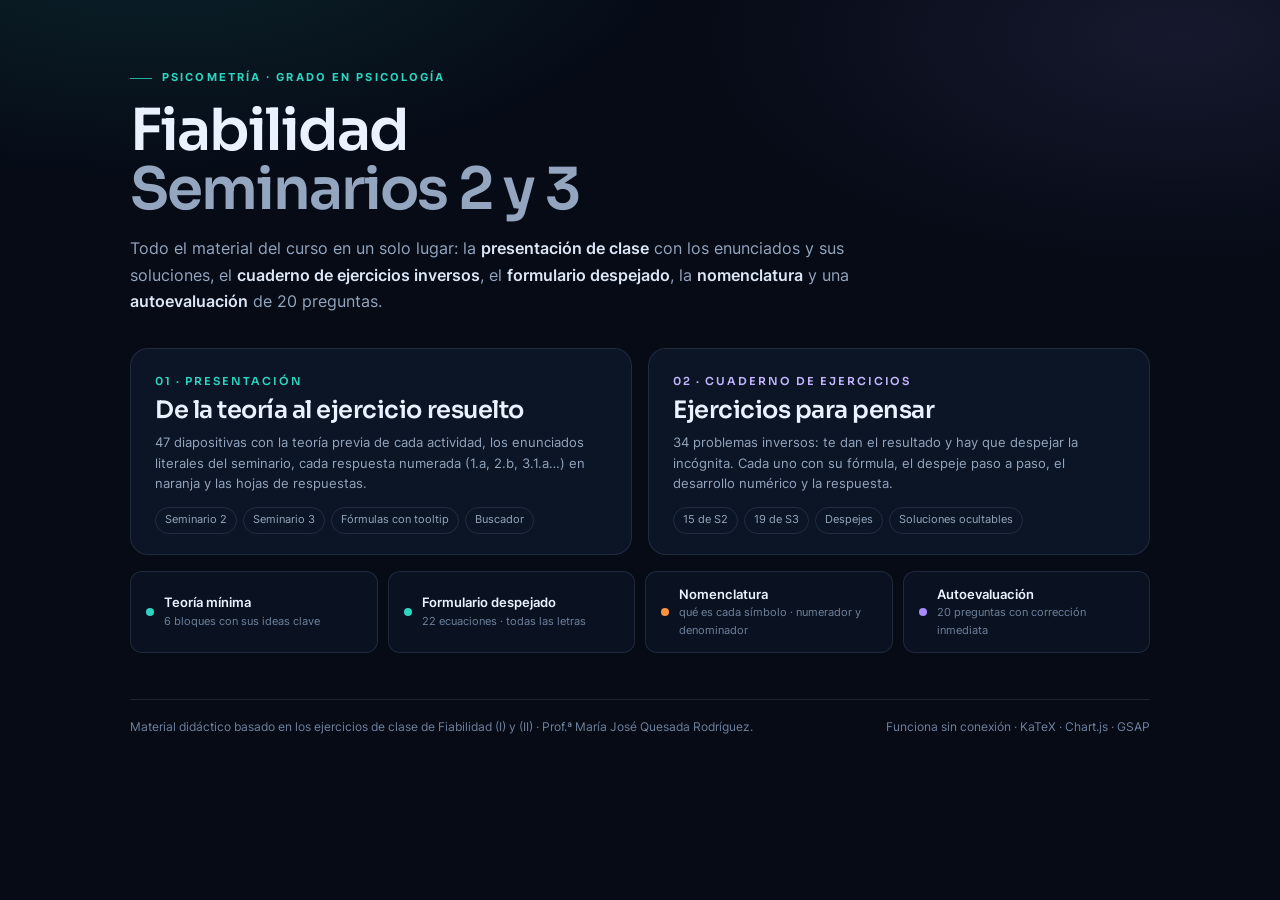
<file: index.html>
<!DOCTYPE html>
<html lang="es">
<head>
<meta charset="UTF-8">
<meta name="viewport" content="width=device-width, initial-scale=1.0">
<meta name="theme-color" content="#060b16">
<title>Fiabilidad · Psicometría (Seminarios 2 y 3)</title>
<meta name="description" content="Presentación, cuaderno de ejercicios, formulario, nomenclatura y autoevaluación de Fiabilidad (Psicometría).">
<link rel="icon" type="image/svg+xml" href="ejercicios/assets/favicon.svg">
<style>
  @font-face{font-family:'Inter';src:url('ejercicios/assets/fonts/inter-400.woff2') format('woff2');font-weight:400;font-display:swap}
  @font-face{font-family:'Inter';src:url('ejercicios/assets/fonts/inter-600.woff2') format('woff2');font-weight:600;font-display:swap}
  @font-face{font-family:'Inter';src:url('ejercicios/assets/fonts/inter-700.woff2') format('woff2');font-weight:700;font-display:swap}
  @font-face{font-family:'Sora';src:url('ejercicios/assets/fonts/sora-600.woff2') format('woff2');font-weight:600;font-display:swap}
  :root{
    --bg:#060b16;--ink:#eaf1ff;--muted:#94a6bf;--muted2:#6f829e;
    --teal:#2dd4bf;--teal-l:#5eead4;--violet:#a78bfa;--violet-l:#c4b5fd;
    --amber:#fbbf24;--orange:#fb923c;--orange-l:#fdba74;
    --line:rgba(148,163,184,.16);--card:rgba(15,26,45,.72);
    --fb:'Inter',system-ui,-apple-system,'Segoe UI',sans-serif;
    --fd:'Sora','Inter',system-ui,sans-serif;
  }
  *{box-sizing:border-box}
  body{
    margin:0;min-height:100vh;color:var(--ink);font-family:var(--fb);font-size:16px;line-height:1.6;
    background:
      radial-gradient(900px 420px at 12% -8%,rgba(45,212,191,.12),transparent 60%),
      radial-gradient(800px 380px at 92% 4%,rgba(167,139,250,.10),transparent 60%),
      var(--bg);
  }
  .wrap{max-width:1100px;margin:0 auto;padding:clamp(28px,6vw,70px) clamp(18px,4vw,40px) 60px}
  .eyebrow{display:flex;align-items:center;gap:10px;font-size:10.5px;font-weight:700;letter-spacing:.2em;text-transform:uppercase;color:var(--teal)}
  .eyebrow::before{content:"";width:22px;height:1px;background:currentColor;opacity:.8}
  h1{font-family:var(--fd);font-weight:600;font-size:clamp(34px,5.4vw,58px);line-height:1.02;letter-spacing:-.035em;margin:14px 0 0}
  h1 span{color:var(--muted);font-weight:400}
  .lead{color:var(--muted);font-size:16px;line-height:1.65;max-width:720px;margin-top:16px}
  .lead b{color:#dbe6f6;font-weight:600}
  .grid{display:grid;grid-template-columns:1fr 1fr;gap:16px;margin-top:34px}
  .card{
    display:block;padding:24px 24px 20px;border-radius:18px;text-decoration:none;color:inherit;
    border:1px solid var(--line);background:var(--card);
    transition:.18s ease;
  }
  .card:hover{transform:translateY(-3px);border-color:rgba(45,212,191,.4);background:rgba(20,33,55,.9)}
  .card--violet:hover{border-color:rgba(167,139,250,.45)}
  .card__n{font-family:var(--fd);font-size:11px;letter-spacing:.18em;color:var(--teal);font-weight:600;text-transform:uppercase}
  .card--violet .card__n{color:var(--violet-l)}
  .card__t{font-family:var(--fd);font-size:24px;font-weight:600;line-height:1.15;margin-top:6px;letter-spacing:-.02em}
  .card__d{font-size:13px;color:var(--muted);margin-top:8px;line-height:1.55}
  .card__f{display:flex;gap:6px;flex-wrap:wrap;margin-top:14px}
  .chip{font-size:10.5px;color:var(--muted);padding:4px 9px;border-radius:99px;border:1px solid var(--line)}
  .links{display:grid;grid-template-columns:repeat(auto-fit,minmax(200px,1fr));gap:10px;margin-top:16px}
  .link{
    display:flex;align-items:center;gap:10px;padding:12px 15px;border-radius:12px;text-decoration:none;color:inherit;
    border:1px solid var(--line);background:rgba(15,26,45,.5);font-size:13px;transition:.16s ease;
  }
  .link:hover{background:rgba(148,163,184,.1);border-color:var(--line-strong)}
  .link b{font-weight:600;color:#eaf2ff}
  .link small{display:block;color:var(--muted2);font-size:11px}
  .dot{width:8px;height:8px;border-radius:50%;background:var(--teal);flex:0 0 auto}
  .dot--v{background:var(--violet)}
  .dot--o{background:var(--orange)}
  footer{margin-top:46px;padding-top:18px;border-top:1px solid var(--line);display:flex;justify-content:space-between;gap:14px;flex-wrap:wrap;font-size:11.5px;color:var(--muted2)}
  @media(max-width:780px){.grid{grid-template-columns:1fr}}
</style>
</head>
<body>
<main class="wrap">
  <div class="eyebrow">Psicometría · Grado en Psicología</div>
  <h1>Fiabilidad<br><span>Seminarios 2 y 3</span></h1>
  <p class="lead">
    Todo el material del curso en un solo lugar: la <b>presentación de clase</b> con los enunciados y sus soluciones,
    el <b>cuaderno de ejercicios inversos</b>, el <b>formulario despejado</b>, la <b>nomenclatura</b> y una
    <b>autoevaluación</b> de 20 preguntas.
  </p>

  <div class="grid">
    <a class="card" href="presentacion/index.html">
      <div class="card__n">01 · Presentación</div>
      <div class="card__t">De la teoría al ejercicio resuelto</div>
      <div class="card__d">
        47 diapositivas con la teoría previa de cada actividad, los enunciados literales del seminario,
        cada respuesta numerada (1.a, 2.b, 3.1.a…) en naranja y las hojas de respuestas.
      </div>
      <div class="card__f"><span class="chip">Seminario 2</span><span class="chip">Seminario 3</span><span class="chip">Fórmulas con tooltip</span><span class="chip">Buscador</span></div>
    </a>

    <a class="card card--violet" href="ejercicios/index.html">
      <div class="card__n">02 · Cuaderno de ejercicios</div>
      <div class="card__t">Ejercicios para pensar</div>
      <div class="card__d">
        34 problemas inversos: te dan el resultado y hay que despejar la incógnita. Cada uno con su fórmula,
        el despeje paso a paso, el desarrollo numérico y la respuesta.
      </div>
      <div class="card__f"><span class="chip">15 de S2</span><span class="chip">19 de S3</span><span class="chip">Despejes</span><span class="chip">Soluciones ocultables</span></div>
    </a>
  </div>

  <div class="links">
    <a class="link" href="ejercicios/teoria.html"><span class="dot"></span><span><b>Teoría mínima</b><small>6 bloques con sus ideas clave</small></span></a>
    <a class="link" href="ejercicios/formulario.html"><span class="dot"></span><span><b>Formulario despejado</b><small>22 ecuaciones · todas las letras</small></span></a>
    <a class="link" href="ejercicios/nomenclatura.html"><span class="dot dot--o"></span><span><b>Nomenclatura</b><small>qué es cada símbolo · numerador y denominador</small></span></a>
    <a class="link" href="ejercicios/autoevaluacion.html"><span class="dot dot--v"></span><span><b>Autoevaluación</b><small>20 preguntas con corrección inmediata</small></span></a>
  </div>

  <footer>
    <span>Material didáctico basado en los ejercicios de clase de Fiabilidad (I) y (II) · Prof.ª María José Quesada Rodríguez.</span>
    <span>Funciona sin conexión · KaTeX · Chart.js · GSAP</span>
  </footer>
</main>
</body>
</html>
</file>
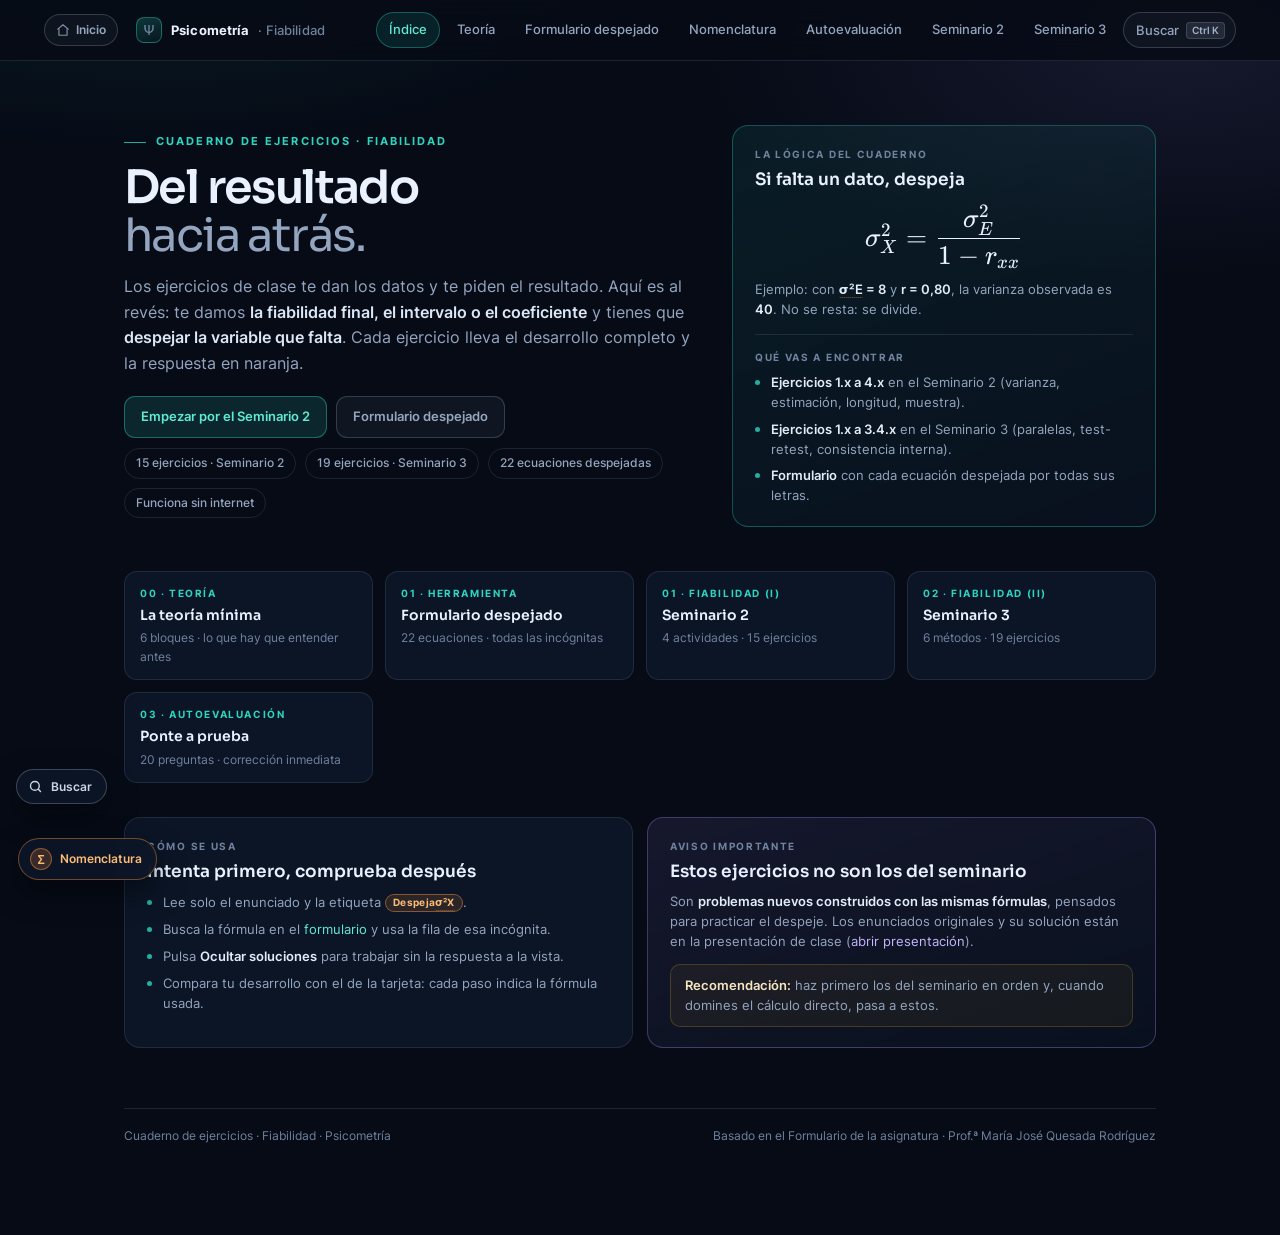
<file: ejercicios/index.html>
<!DOCTYPE html>
<html lang="es">
<head>
<meta charset="UTF-8">
<meta name="viewport" content="width=device-width, initial-scale=1.0">
<meta name="theme-color" content="#060b16">
<title>Cuaderno de ejercicios · Fiabilidad</title>
<meta name="description" content="Ejercicios inversos de fiabilidad (Seminarios 2 y 3) con formulario despejado y soluciones paso a paso.">
<link rel="icon" type="image/svg+xml" href="assets/favicon.svg">
<link rel="stylesheet" href="assets/vendor/katex/katex.min.css">
<link rel="stylesheet" href="assets/css/ejercicios.css">
<link rel="stylesheet" href="assets/css/glosario.css">
<link rel="stylesheet" href="assets/css/buscador.css">
</head>
<body class="ejercicios">

<header class="topbar">
  <a class="homebtn" href="../index.html" title="Volver al inicio"><svg viewBox="0 0 24 24" width="14" height="14" fill="none" stroke="currentColor" stroke-width="2" stroke-linecap="round" stroke-linejoin="round"><path d="M3 10.5L12 3l9 7.5"/><path d="M5 9.5V21h14V9.5"/></svg><span>Inicio</span></a>
  <a class="brand" href="index.html"><span class="brand__mark">Ψ</span><b>Psicometría</b> <span>· Fiabilidad</span></a>
  <nav class="topnav" aria-label="Secciones">
    <a href="index.html" class="is-active">Índice</a>
    <a href="teoria.html">Teoría</a>
    <a href="formulario.html">Formulario despejado</a>
    <a href="nomenclatura.html">Nomenclatura</a>
    <a href="autoevaluacion.html">Autoevaluación</a>
    <a href="seminario2.html">Seminario 2</a>
    <a href="seminario3.html">Seminario 3</a>
  </nav>
</header>

<main class="wrap">

<section class="hero">
  <div>
    <div class="eyebrow">Cuaderno de ejercicios · Fiabilidad</div>
    <h1>Del resultado<br><span class="thin">hacia atrás.</span></h1>
    <p class="lead">
      Los ejercicios de clase te dan los datos y te piden el resultado. Aquí es al revés:
      te damos <b>la fiabilidad final, el intervalo o el coeficiente</b> y tienes que
      <b>despejar la variable que falta</b>. Cada ejercicio lleva el desarrollo completo y
      la respuesta en naranja.
    </p>
    <div class="tools">
      <a class="btn" href="seminario2.html">Empezar por el Seminario 2</a>
      <a class="btn btn--ghost" href="formulario.html">Formulario despejado</a>
    </div>
    <div class="tools" style="margin-top:10px">
      <span class="chip">15 ejercicios · Seminario 2</span>
      <span class="chip">19 ejercicios · Seminario 3</span>
      <span class="chip">22 ecuaciones despejadas</span>
      <span class="chip">Funciona sin internet</span>
    </div>
  </div>

  <aside class="card card--accent">
    <div class="card__label">La lógica del cuaderno</div>
    <div class="card__title">Si falta un dato, despeja</div>
    <div class="bigfx">\( \sigma^2_X=\dfrac{\sigma^2_E}{1-r_{xx}} \)</div>
    <div class="card__text">Ejemplo: con <b>σ²E = 8</b> y <b>r = 0,80</b>, la varianza observada es <b>40</b>. No se resta: se divide.</div>
    <div class="hr"></div>
    <div class="card__label" style="margin-top:10px">Qué vas a encontrar</div>
    <ul class="list">
      <li><b>Ejercicios 1.x a 4.x</b> en el Seminario 2 (varianza, estimación, longitud, muestra).</li>
      <li><b>Ejercicios 1.x a 3.4.x</b> en el Seminario 3 (paralelas, test-retest, consistencia interna).</li>
      <li><b>Formulario</b> con cada ecuación despejada por todas sus letras.</li>
    </ul>
  </aside>
</section>

<section style="margin-top:44px">
  <div class="toc">
    <a href="teoria.html">
      <div class="toc__n">00 · Teoría</div>
      <div class="toc__t">La teoría mínima</div>
      <div class="toc__d">6 bloques · lo que hay que entender antes</div>
    </a>
    <a href="formulario.html">
      <div class="toc__n">01 · Herramienta</div>
      <div class="toc__t">Formulario despejado</div>
      <div class="toc__d">22 ecuaciones · todas las incógnitas</div>
    </a>
    <a href="seminario2.html">
      <div class="toc__n">01 · Fiabilidad (I)</div>
      <div class="toc__t">Seminario 2</div>
      <div class="toc__d">4 actividades · 15 ejercicios</div>
    </a>
    <a href="seminario3.html">
      <div class="toc__n">02 · Fiabilidad (II)</div>
      <div class="toc__t">Seminario 3</div>
      <div class="toc__d">6 métodos · 19 ejercicios</div>
    </a>
    <a href="autoevaluacion.html">
      <div class="toc__n">03 · Autoevaluación</div>
      <div class="toc__t">Ponte a prueba</div>
      <div class="toc__d">20 preguntas · corrección inmediata</div>
    </a>
  </div>
</section>

<section style="margin-top:34px" class="grid2">
  <div class="card">
    <div class="card__label">Cómo se usa</div>
    <div class="card__title">Intenta primero, comprueba después</div>
    <ul class="list">
      <li>Lee solo el enunciado y la etiqueta <span class="qtag">Despeja σ²X</span>.</li>
      <li>Busca la fórmula en el <a href="formulario.html" style="color:var(--teal-l)">formulario</a> y usa la fila de esa incógnita.</li>
      <li>Pulsa <b>Ocultar soluciones</b> para trabajar sin la respuesta a la vista.</li>
      <li>Compara tu desarrollo con el de la tarjeta: cada paso indica la fórmula usada.</li>
    </ul>
  </div>
  <div class="card card--violet">
    <div class="card__label">Aviso importante</div>
    <div class="card__title">Estos ejercicios no son los del seminario</div>
    <div class="card__text">
      Son <b>problemas nuevos construidos con las mismas fórmulas</b>, pensados para practicar el despeje.
      Los enunciados originales y su solución están en la presentación de clase
      (<a href="../presentacion/index.html" style="color:var(--violet-l)">abrir presentación</a>).
    </div>
    <div class="note"><b>Recomendación:</b> haz primero los del seminario en orden y, cuando domines el cálculo directo, pasa a estos.</div>
  </div>
</section>

<div class="foot">
  <span>Cuaderno de ejercicios · Fiabilidad · Psicometría</span>
  <span>Basado en el Formulario de la asignatura · Prof.ª María José Quesada Rodríguez</span>
</div>

</main>

<script src="assets/vendor/katex/katex.min.js"></script>
<script src="assets/vendor/katex/auto-render.min.js"></script>
<script src="assets/js/ejercicios.js"></script>
<script src="assets/js/indice.js"></script>
<script src="assets/js/glosario.js"></script>
<script src="assets/js/buscador.js"></script>
</body>
</html>
</file>
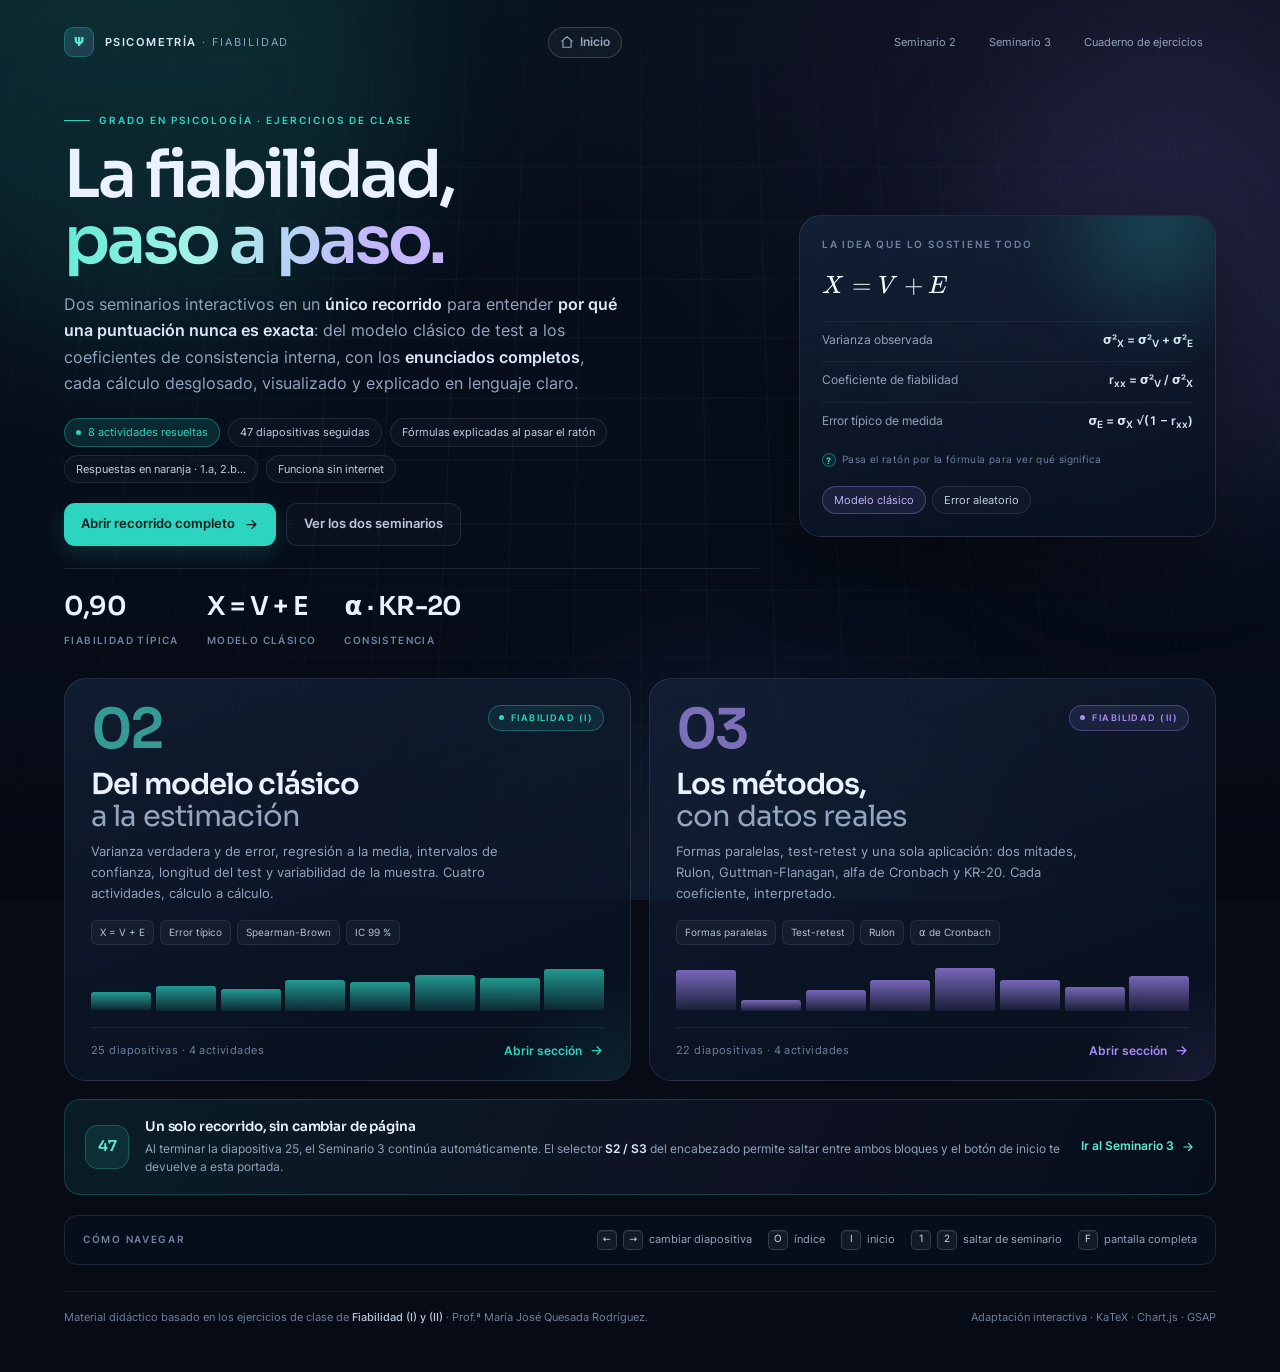
<file: presentacion/index.html>
<!DOCTYPE html>
<html lang="es">
<head>
<meta charset="UTF-8">
<meta name="viewport" content="width=device-width, initial-scale=1.0">
<meta name="theme-color" content="#060b16">
<title>Psicometría · Fiabilidad — Seminarios interactivos</title>
<meta name="description" content="Presentaciones interactivas de los Seminarios 2 y 3 de Fiabilidad (Psicometría): ejercicios resueltos paso a paso, gráficos y explicaciones didácticas.">
<link rel="icon" type="image/svg+xml" href="assets/favicon.svg">
<link rel="stylesheet" href="assets/vendor/katex/katex.min.css">
<link rel="stylesheet" href="assets/css/base.css">
<link rel="stylesheet" href="assets/css/landing.css">
<link rel="stylesheet" href="assets/css/tooltips.css">
</head>
<body class="landing-page">

<div class="aurora" aria-hidden="true">
  <div class="aurora__grid"></div>
  <div class="orb orb--1"></div>
  <div class="orb orb--2"></div>
  <div class="orb orb--3"></div>
</div>

<header class="site-head">
  <div class="site-brand">
    <span class="site-brand__mark">Ψ</span>
    <span><b>Psicometría</b> · Fiabilidad</span>
  </div>
  <a class="homebtn" href="../index.html" title="Volver al inicio"><svg viewBox="0 0 24 24" width="14" height="14" fill="none" stroke="currentColor" stroke-width="2" stroke-linecap="round" stroke-linejoin="round"><path d="M3 10.5L12 3l9 7.5"/><path d="M5 9.5V21h14V9.5"/></svg><span>Inicio</span></a>
  <nav class="site-nav" aria-label="Seminarios">
    <a href="presentacion.html#1">Seminario 2</a>
    <a href="presentacion.html#26">Seminario 3</a>
    <a href="../ejercicios/index.html">Cuaderno de ejercicios</a>
  </nav>
</header>

<main class="landing">

  <section class="hero">
    <div>
      <div class="hero__eyebrow">Grado en Psicología · Ejercicios de clase</div>
      <h1>La fiabilidad,<br><span>paso a paso.</span></h1>
      <p class="hero__lead">
        Dos seminarios interactivos en un <b>único recorrido</b> para entender <b>por qué una puntuación nunca es exacta</b>:
        del modelo clásico de test a los coeficientes de consistencia interna, con los <b>enunciados completos</b>,
        cada cálculo desglosado, visualizado y explicado en lenguaje claro.
      </p>
      <div class="hero__meta">
        <span class="chip chip--accent"><span class="chip__dot"></span>8 actividades resueltas</span>
        <span class="chip">47 diapositivas seguidas</span>
        <span class="chip">Fórmulas explicadas al pasar el ratón</span>
        <span class="chip">Respuestas en naranja · 1.a, 2.b…</span>
        <span class="chip">Funciona sin internet</span>
      </div>
      <div class="hero__actions">
        <a class="btn btn--primary" href="presentacion.html#1">
          Abrir recorrido completo
          <svg viewBox="0 0 24 24" fill="none" stroke="currentColor" stroke-width="2" stroke-linecap="round" stroke-linejoin="round"><path d="M5 12h14M13 6l6 6-6 6"/></svg>
        </a>
        <a class="btn btn--ghost" href="#seminarios">Ver los dos seminarios</a>
      </div>
      <div class="hero__stats">
        <div class="hero__stat"><b>0,90</b><span>Fiabilidad típica</span></div>
        <div class="hero__stat"><b>X = V + E</b><span>Modelo clásico</span></div>
        <div class="hero__stat"><b>α · KR-20</b><span>Consistencia</span></div>
      </div>
    </div>

    <aside class="hero__panel">
      <div class="hero__panel-label">La idea que lo sostiene todo</div>
      <div class="hero__formula">\( X = V + E \)</div>
      <div class="hero__panel-row"><span>Varianza observada</span><b>σ²<sub>X</sub> = σ²<sub>V</sub> + σ²<sub>E</sub></b></div>
      <div class="hero__panel-row"><span>Coeficiente de fiabilidad</span><b>r<sub>xx</sub> = σ²<sub>V</sub> / σ²<sub>X</sub></b></div>
      <div class="hero__panel-row"><span>Error típico de medida</span><b>σ<sub>E</sub> = σ<sub>X</sub> √(1 − r<sub>xx</sub>)</b></div>
      <div class="formula-hint" style="margin-top:10px">Pasa el ratón por la fórmula para ver qué significa</div>
      <div class="hero__panel-foot">
        <span class="chip chip--violet">Modelo clásico</span>
        <span class="chip">Error aleatorio</span>
      </div>
    </aside>
  </section>

  <section class="deck-cards" id="seminarios" aria-label="Seminarios">

    <a class="deck-card" href="presentacion.html#1">
      <div class="deck-card__top">
        <div class="deck-card__num">02</div>
        <span class="deck-card__badge">Fiabilidad (I)</span>
      </div>
      <h2>Del modelo clásico<br><span>a la estimación</span></h2>
      <p class="deck-card__desc">
        Varianza verdadera y de error, regresión a la media, intervalos de confianza,
        longitud del test y variabilidad de la muestra. Cuatro actividades, cálculo a cálculo.
      </p>
      <div class="deck-card__chips">
        <span>X = V + E</span><span>Error típico</span><span>Spearman-Brown</span><span>IC 99 %</span>
      </div>
      <div class="deck-card__bar" aria-hidden="true">
        <i style="height:40%"></i><i style="height:55%"></i><i style="height:48%"></i><i style="height:68%"></i>
        <i style="height:62%"></i><i style="height:78%"></i><i style="height:72%"></i><i style="height:90%"></i>
      </div>
      <div class="deck-card__foot">
        <span class="deck-card__meta">25 diapositivas · 4 actividades</span>
        <span class="deck-card__open">Abrir sección
          <svg viewBox="0 0 24 24" fill="none" stroke="currentColor" stroke-width="2" stroke-linecap="round" stroke-linejoin="round"><path d="M5 12h14M13 6l6 6-6 6"/></svg>
        </span>
      </div>
    </a>

    <a class="deck-card deck-card--violet" href="presentacion.html#26">
      <div class="deck-card__top">
        <div class="deck-card__num">03</div>
        <span class="deck-card__badge">Fiabilidad (II)</span>
      </div>
      <h2>Los métodos,<br><span>con datos reales</span></h2>
      <p class="deck-card__desc">
        Formas paralelas, test-retest y una sola aplicación: dos mitades, Rulon,
        Guttman-Flanagan, alfa de Cronbach y KR-20. Cada coeficiente, interpretado.
      </p>
      <div class="deck-card__chips">
        <span>Formas paralelas</span><span>Test-retest</span><span>Rulon</span><span>α de Cronbach</span>
      </div>
      <div class="deck-card__bar" aria-hidden="true">
        <i style="height:88%"></i><i style="height:24%"></i><i style="height:45%"></i><i style="height:68%"></i>
        <i style="height:94%"></i><i style="height:66%"></i><i style="height:52%"></i><i style="height:76%"></i>
      </div>
      <div class="deck-card__foot">
        <span class="deck-card__meta">22 diapositivas · 4 actividades</span>
        <span class="deck-card__open">Abrir sección
          <svg viewBox="0 0 24 24" fill="none" stroke="currentColor" stroke-width="2" stroke-linecap="round" stroke-linejoin="round"><path d="M5 12h14M13 6l6 6-6 6"/></svg>
        </span>
      </div>
    </a>

  </section>

  <section class="continuity-card" aria-label="Recorrido continuo">
    <div class="continuity-card__icon">47</div>
    <div class="continuity-card__body">
      <div class="continuity-card__title">Un solo recorrido, sin cambiar de página</div>
      <p class="continuity-card__text">
        Al terminar la diapositiva 25, el Seminario 3 continúa automáticamente. El selector
        <b>S2 / S3</b> del encabezado permite saltar entre ambos bloques y el botón de inicio
        te devuelve a esta portada.
      </p>
    </div>
    <a class="continuity-card__link" href="presentacion.html#26">Ir al Seminario 3
      <svg viewBox="0 0 24 24" fill="none" stroke="currentColor" stroke-width="2" stroke-linecap="round" stroke-linejoin="round"><path d="M5 12h14M13 6l6 6-6 6"/></svg>
    </a>
  </section>

  <section class="keys-strip" aria-label="Atajos de navegación">
    <span class="keys-strip__label">Cómo navegar</span>
    <div class="keys">
      <span><kbd>←</kbd><kbd>→</kbd> cambiar diapositiva</span>
      <span><kbd>O</kbd> índice</span>
      <span><kbd>I</kbd> inicio</span>
      <span><kbd>1</kbd><kbd>2</kbd> saltar de seminario</span>
      <span><kbd>F</kbd> pantalla completa</span>
    </div>
  </section>

  <footer class="landing-foot">
    <span>Material didáctico basado en los ejercicios de clase de <b>Fiabilidad (I) y (II)</b> · Prof.ª María José Quesada Rodríguez.</span>
    <span>Adaptación interactiva · KaTeX · Chart.js · GSAP</span>
  </footer>

</main>

<script src="assets/vendor/katex/katex.min.js"></script>
<script src="assets/vendor/katex/auto-render.min.js"></script>
<script src="assets/js/tooltips.js"></script>
<script>
  document.addEventListener('DOMContentLoaded', function () {
    if (typeof renderMathInElement === 'function') {
      renderMathInElement(document.body, {
        delimiters: [
          { left: '\\(', right: '\\)', display: false },
          { left: '\\[', right: '\\]', display: true }
        ],
        throwOnError: false
      });
    }
    if (window.PRES_TOOLTIPS) window.PRES_TOOLTIPS.scan();
  });
</script>
</body>
</html>
</file>
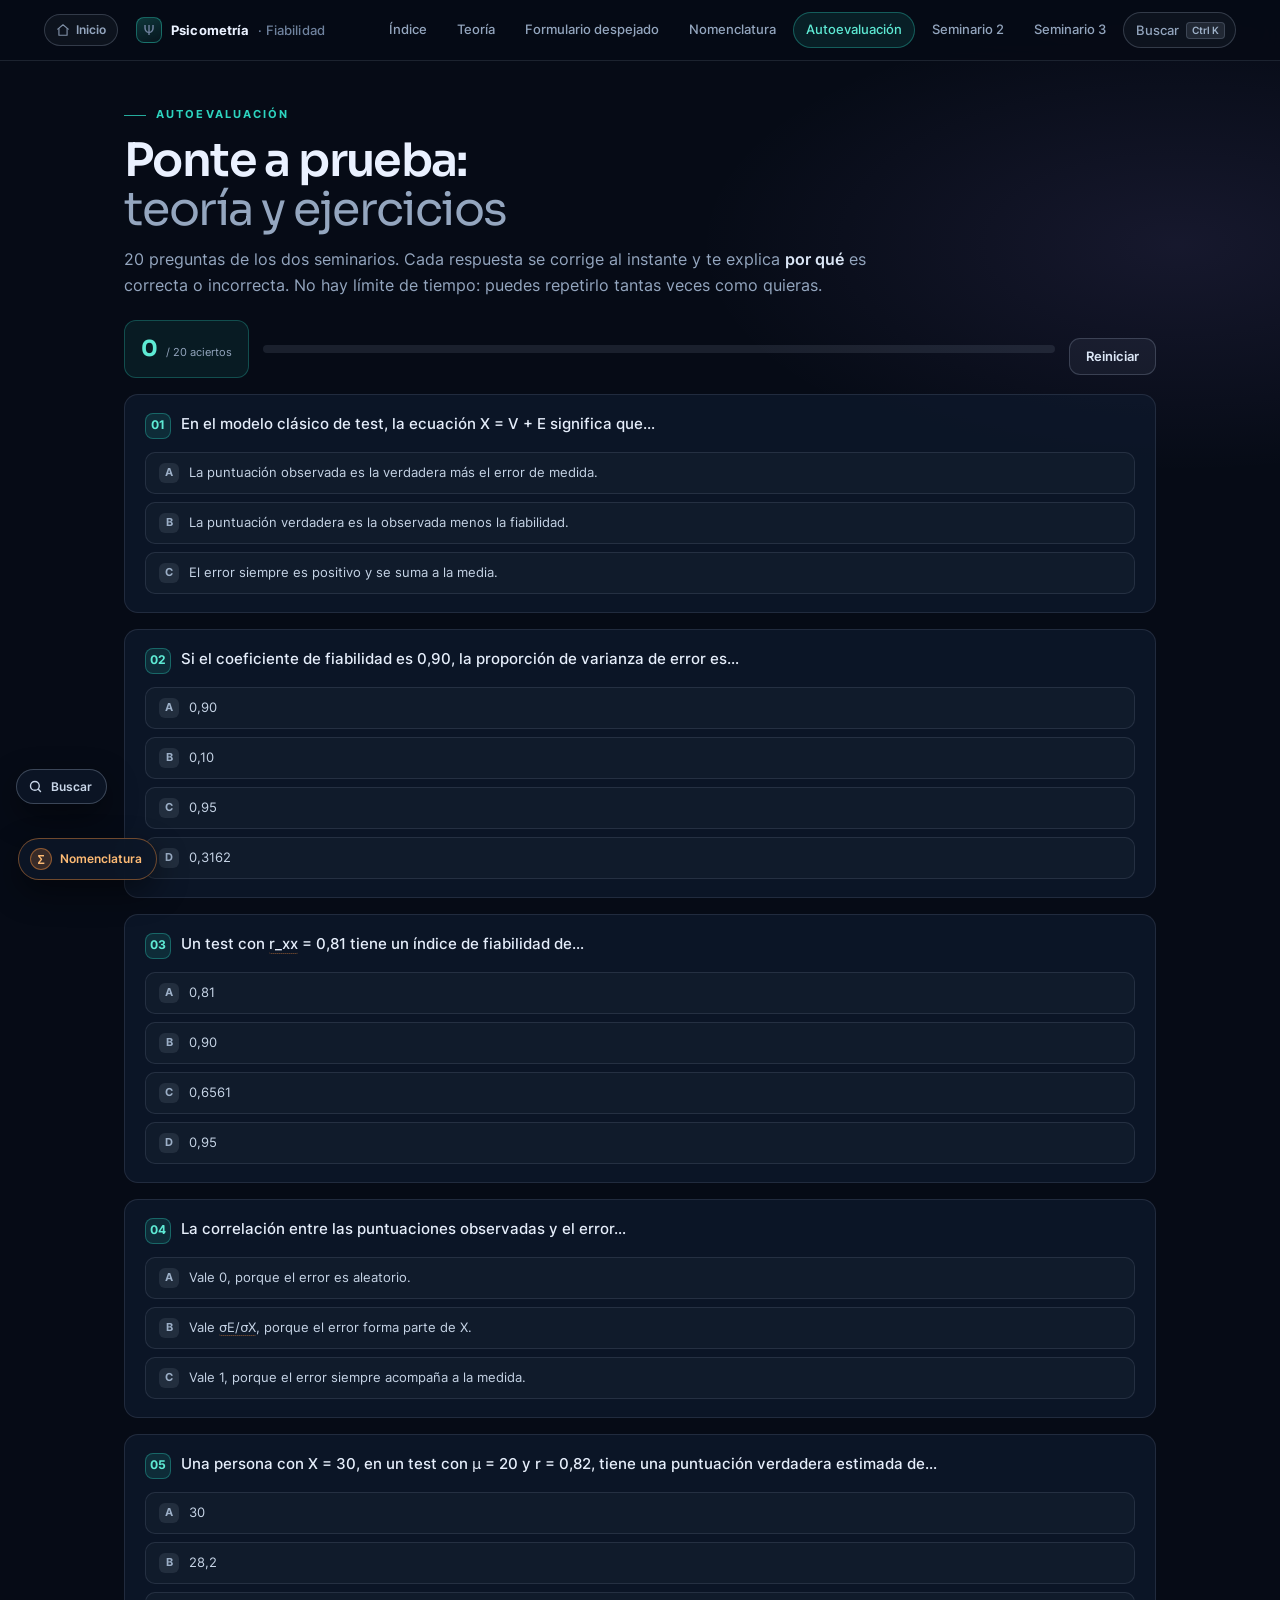
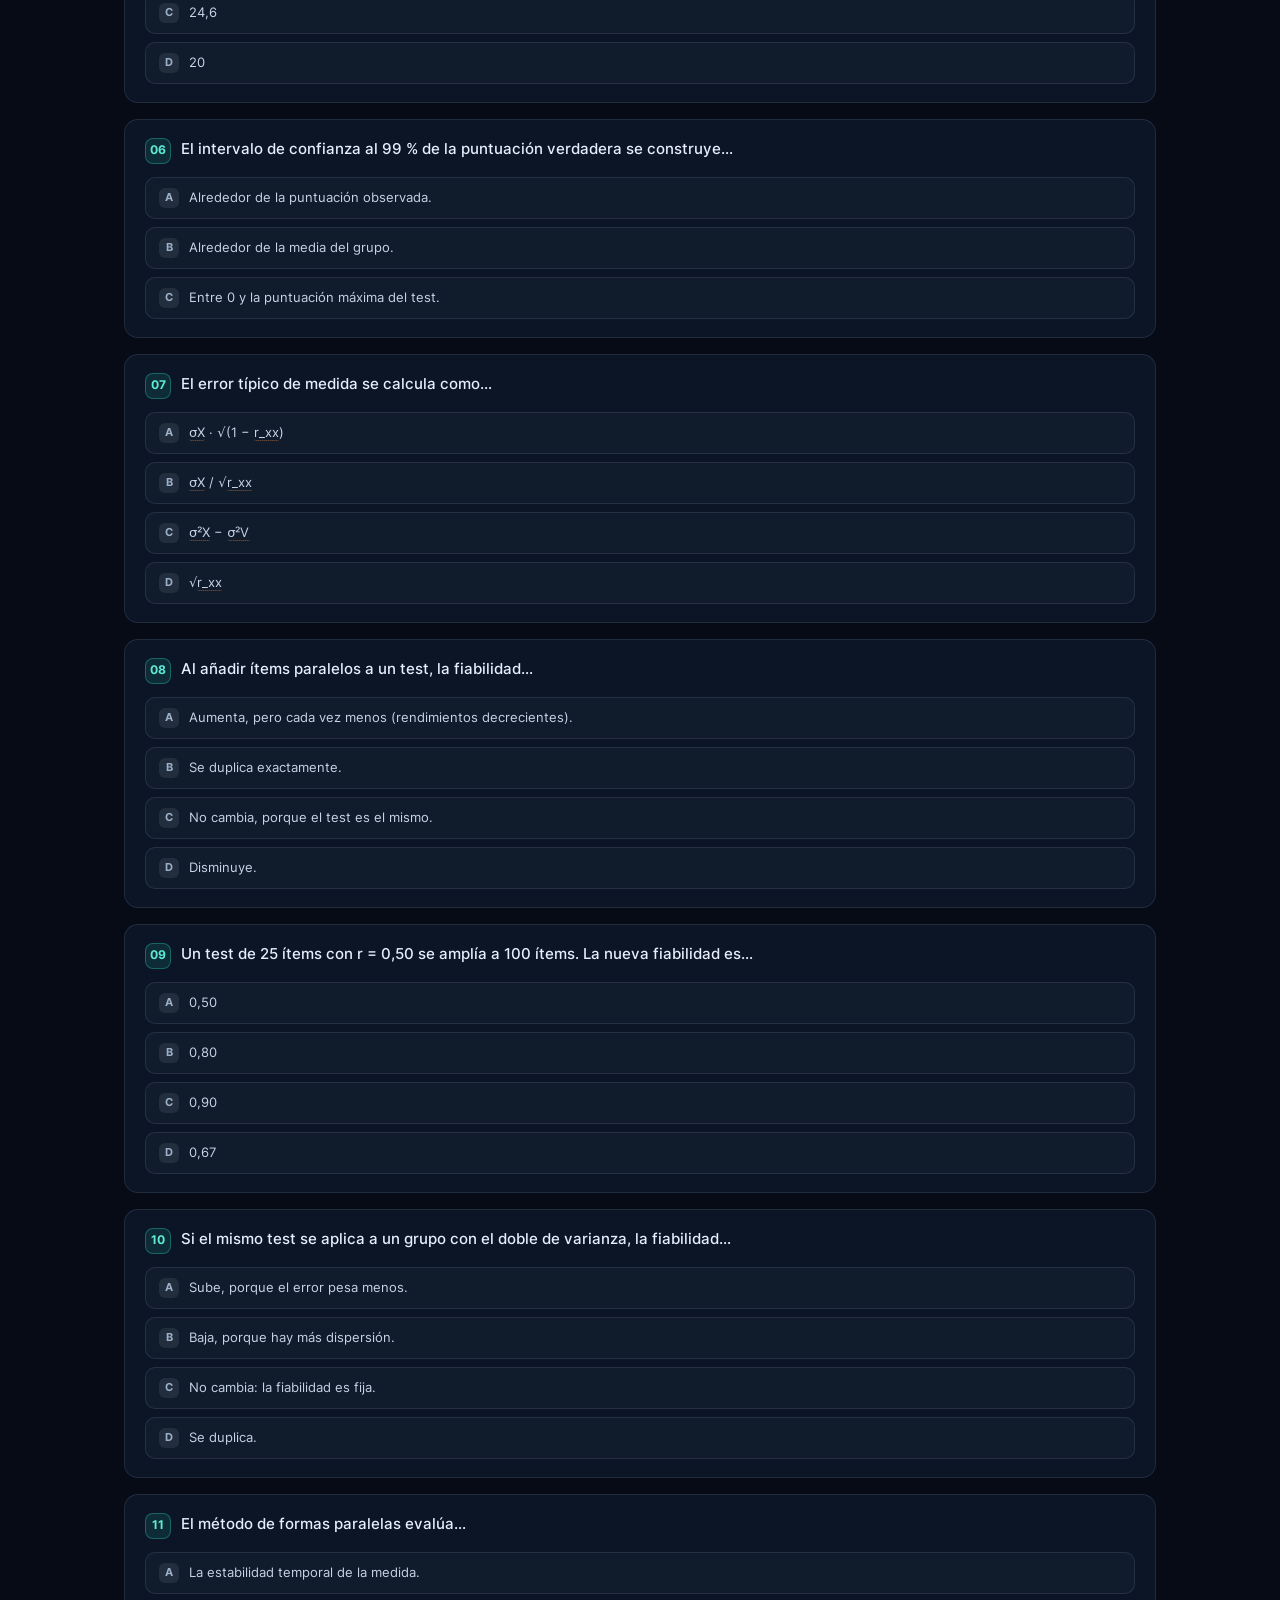
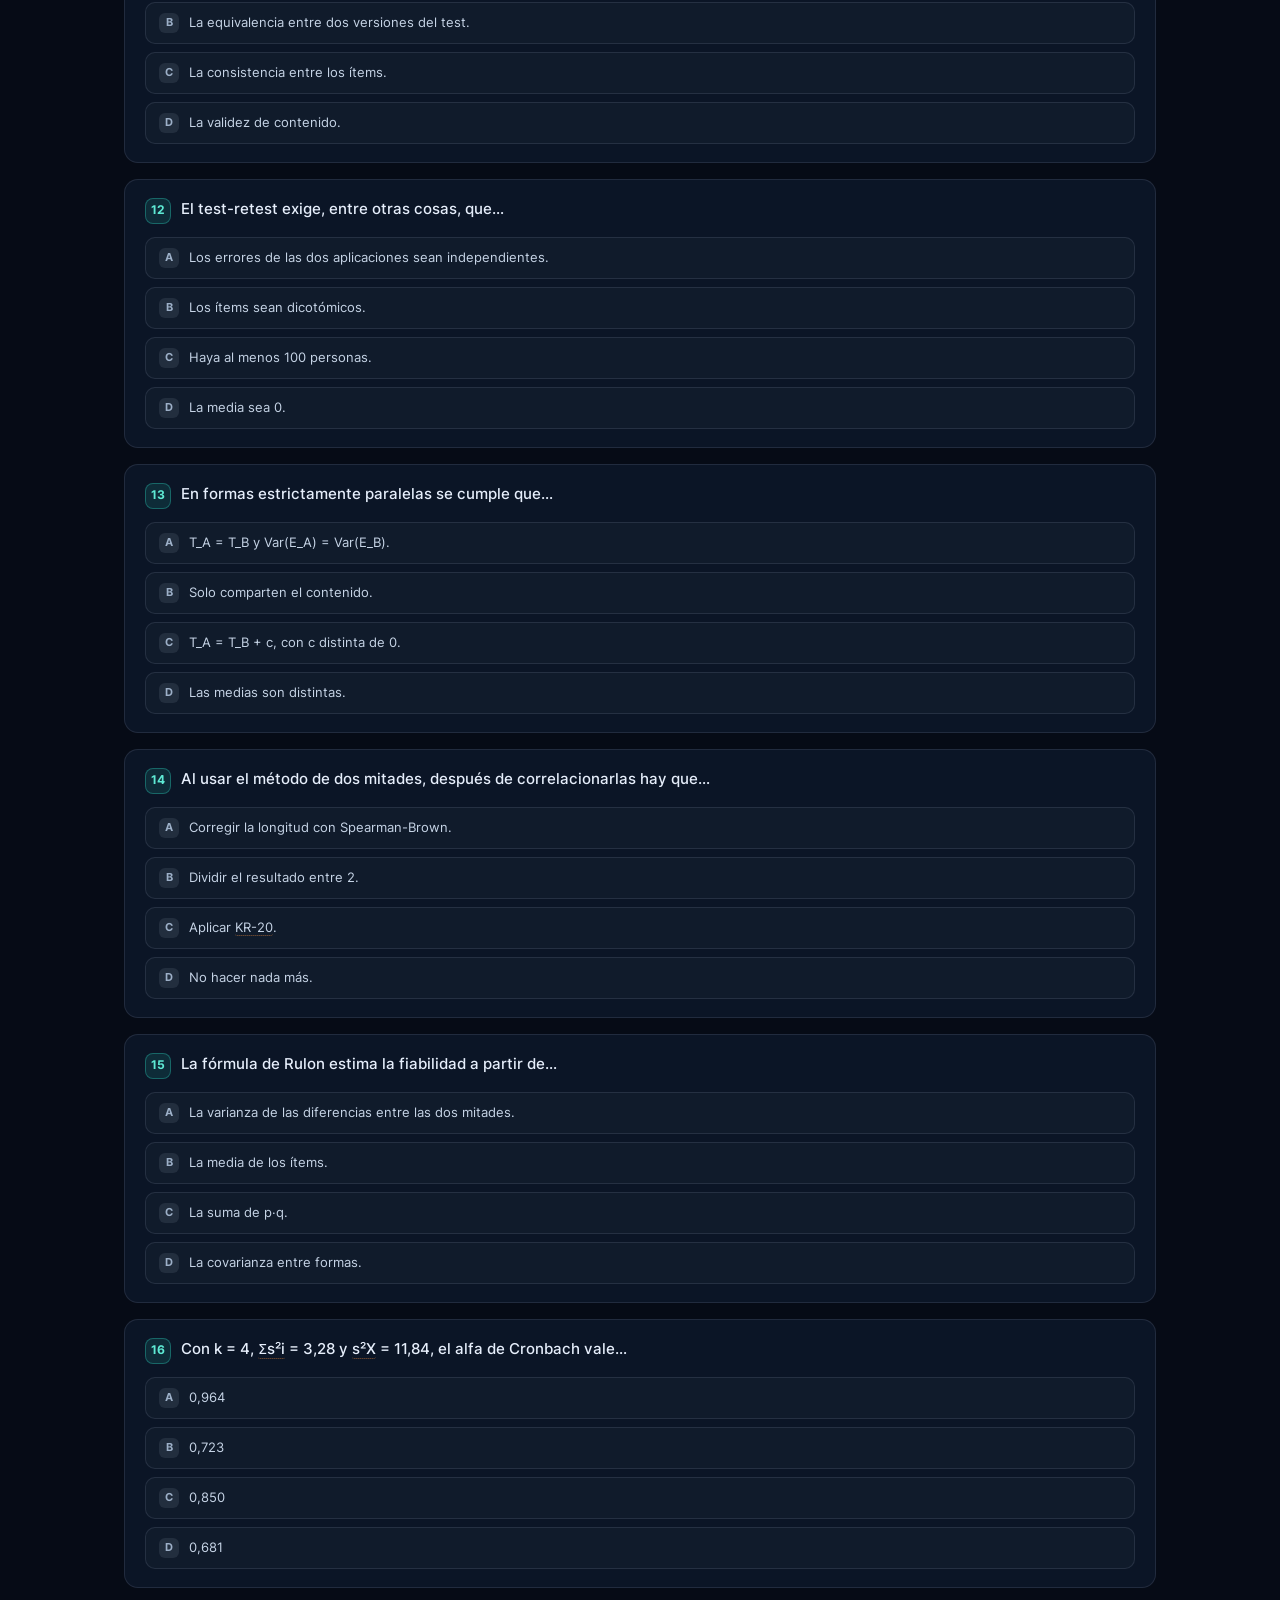
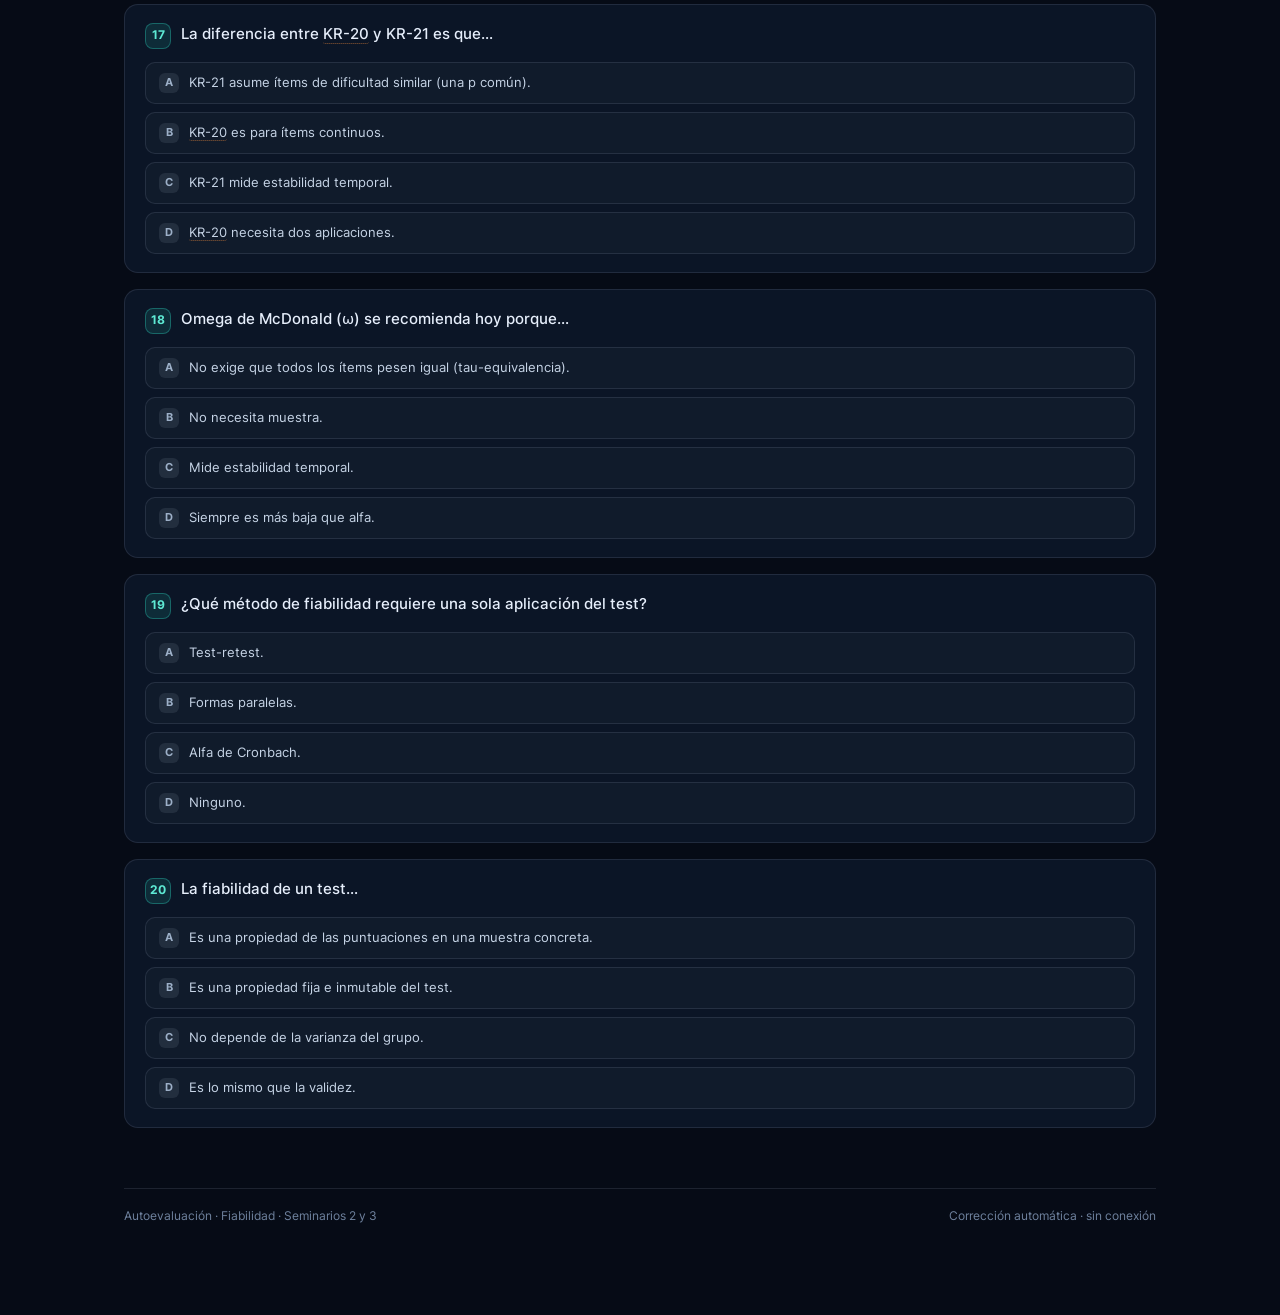
<file: ejercicios/autoevaluacion.html>
<!DOCTYPE html>
<html lang="es">
<head>
<meta charset="UTF-8">
<meta name="viewport" content="width=device-width, initial-scale=1.0">
<meta name="theme-color" content="#060b16">
<title>Autoevaluación · Fiabilidad</title>
<meta name="description" content="Test interactivo de fiabilidad: teoría y ejercicios de los Seminarios 2 y 3 con corrección inmediata.">
<link rel="icon" type="image/svg+xml" href="assets/favicon.svg">
<link rel="stylesheet" href="assets/vendor/katex/katex.min.css">
<link rel="stylesheet" href="assets/css/ejercicios.css">
<link rel="stylesheet" href="assets/css/glosario.css">
<link rel="stylesheet" href="assets/css/buscador.css">
<style>
  .quiz-top{display:flex;align-items:center;gap:14px;flex-wrap:wrap;margin-top:22px}
  .quiz-score{
    display:flex;align-items:baseline;gap:8px;
    padding:10px 16px;border-radius:12px;
    background:rgba(45,212,191,.08);border:1px solid rgba(45,212,191,.28);
  }
  .quiz-score b{font-family:var(--font-display);font-size:22px;color:var(--teal-l)}
  .quiz-score span{font-size:11px;color:var(--muted)}
  .quiz-progress{flex:1;min-width:180px;height:8px;border-radius:99px;background:rgba(148,163,184,.14);overflow:hidden}
  .quiz-progress i{display:block;height:100%;width:0;background:linear-gradient(90deg,var(--teal),#5eead4);transition:width .3s ease}
  .q{
    margin-top:16px;padding:18px 20px;border-radius:14px;
    border:1px solid var(--line);background:var(--card);
  }
  .q__head{display:flex;gap:10px;align-items:flex-start}
  .q__n{
    flex:0 0 auto;display:grid;place-items:center;width:26px;height:26px;border-radius:8px;
    background:rgba(45,212,191,.12);border:1px solid rgba(45,212,191,.35);
    color:var(--teal-l);font-size:11.5px;font-weight:700;
  }
  .q__t{font-size:14.5px;line-height:1.55;color:#e6eefb;font-weight:500}
  .q__opts{display:grid;gap:8px;margin-top:13px}
  .opt{
    display:flex;gap:10px;align-items:flex-start;text-align:left;width:100%;
    padding:10px 13px;border-radius:10px;cursor:pointer;
    border:1px solid var(--line);background:rgba(148,163,184,.04);
    color:#c6d4e6;font-family:inherit;font-size:13px;line-height:1.45;
    transition:.14s ease;
  }
  .opt:hover:not(.is-done){background:rgba(148,163,184,.1);border-color:var(--line-strong)}
  .opt__k{
    flex:0 0 auto;display:grid;place-items:center;width:20px;height:20px;border-radius:6px;
    background:rgba(148,163,184,.14);font-size:10.5px;font-weight:700;color:#9db0c8;
  }
  .opt.is-ok{border-color:rgba(45,212,191,.55);background:rgba(45,212,191,.12);color:#d8fff8}
  .opt.is-ok .opt__k{background:rgba(45,212,191,.25);color:#5eead4}
  .opt.is-ko{border-color:rgba(251,113,133,.5);background:rgba(251,113,133,.09);color:#ffd9df}
  .opt.is-ko .opt__k{background:rgba(251,113,133,.22);color:#fda4af}
  .q__fb{
    display:none;margin-top:12px;padding:11px 14px;border-radius:10px;
    font-size:12.5px;line-height:1.55;
    background:rgba(45,212,191,.06);border:1px solid rgba(45,212,191,.25);color:#bfe9e2;
  }
  .q__fb.is-on{display:block}
  .q__fb b{color:#eaf7f5}
  .q__fb .why{color:#9fb6cc;display:block;margin-top:4px}
  .quiz-end{
    display:none;margin-top:22px;padding:22px;border-radius:16px;
    border:1px solid rgba(45,212,191,.35);
    background:linear-gradient(160deg,rgba(45,212,191,.12),rgba(10,19,34,.75));
  }
  .quiz-end.is-on{display:block}
  .quiz-end h2{font-size:24px;margin-bottom:6px}
  .quiz-end p{font-size:13.5px;color:var(--muted)}
  .quiz-end b{color:var(--teal-l)}
  .btn-ghost{
    display:inline-flex;align-items:center;gap:8px;margin-top:14px;
    padding:10px 16px;border-radius:11px;cursor:pointer;font-family:inherit;
    font-size:12.5px;font-weight:600;
    border:1px solid var(--line-strong);background:rgba(148,163,184,.08);color:#dbe6f6;
  }
  .btn-ghost:hover{background:rgba(148,163,184,.14)}
</style>
</head>
<body class="ejercicios">

<header class="topbar">
  <a class="homebtn" href="../index.html" title="Volver al inicio"><svg viewBox="0 0 24 24" width="14" height="14" fill="none" stroke="currentColor" stroke-width="2" stroke-linecap="round" stroke-linejoin="round"><path d="M3 10.5L12 3l9 7.5"/><path d="M5 9.5V21h14V9.5"/></svg><span>Inicio</span></a>
  <a class="brand" href="index.html"><span class="brand__mark">Ψ</span><b>Psicometría</b> <span>· Fiabilidad</span></a>
  <nav class="topnav" aria-label="Secciones">
    <a href="index.html">Índice</a>
    <a href="teoria.html">Teoría</a>
    <a href="formulario.html">Formulario despejado</a>
    <a href="nomenclatura.html">Nomenclatura</a>
    <a href="autoevaluacion.html" class="is-active">Autoevaluación</a>
    <a href="seminario2.html">Seminario 2</a>
    <a href="seminario3.html">Seminario 3</a>
  </nav>
</header>

<main class="wrap">
  <section>
    <div class="eyebrow">Autoevaluación</div>
    <h1>Ponte a prueba:<br><span class="thin">teoría y ejercicios</span></h1>
    <p class="lead">20 preguntas de los dos seminarios. Cada respuesta se corrige al instante y te explica <b>por qué</b> es correcta o incorrecta. No hay límite de tiempo: puedes repetirlo tantas veces como quieras.</p>
    <div class="quiz-top">
      <div class="quiz-score"><b id="score">0</b><span>/ 20 aciertos</span></div>
      <div class="quiz-progress"><i id="bar"></i></div>
      <button class="btn-ghost" id="restart" type="button">Reiniciar</button>
    </div>
  </section>

  <section id="quiz" aria-label="Preguntas"></section>

  <div class="quiz-end" id="end">
    <h2 id="endTitle">¡Terminado!</h2>
    <p id="endText"></p>
    <div class="tools" style="margin-top:14px">
      <button class="btn-ghost" id="again" type="button">Volver a intentarlo</button>
      <a class="btn-ghost" href="teoria.html">Repasar la teoría</a>
      <a class="btn-ghost" href="seminario2.html">Ir a los ejercicios</a>
    </div>
  </div>

  <div class="foot">
    <span>Autoevaluación · Fiabilidad · Seminarios 2 y 3</span>
    <span>Corrección automática · sin conexión</span>
  </div>
</main>

<script>
const Q = [
  {
    t: 'En el modelo clásico de test, la ecuación X = V + E significa que…',
    o: ['La puntuación observada es la verdadera más el error de medida.',
        'La puntuación verdadera es la observada menos la fiabilidad.',
        'El error siempre es positivo y se suma a la media.'],
    ok: 0,
    why: 'Lo que vemos (X) es el nivel real del rasgo (V) más el ruido de la medición (E). La fiabilidad es la proporción de X que corresponde a V.'
  },
  {
    t: 'Si el coeficiente de fiabilidad es 0,90, la proporción de varianza de error es…',
    o: ['0,90', '0,10', '0,95', '0,3162'],
    ok: 1,
    why: 'σ²E/σ²X = 1 − r = 1 − 0,90 = 0,10. El 0,3162 es la razón de desviaciones (√0,10), no la de varianzas.'
  },
  {
    t: 'Un test con r_xx = 0,81 tiene un índice de fiabilidad de…',
    o: ['0,81', '0,90', '0,6561', '0,95'],
    ok: 1,
    why: 'El índice es la raíz del coeficiente: r_XV = √0,81 = 0,90. El coeficiente es el índice al cuadrado.'
  },
  {
    t: 'La correlación entre las puntuaciones observadas y el error…',
    o: ['Vale 0, porque el error es aleatorio.', 'Vale σE/σX, porque el error forma parte de X.', 'Vale 1, porque el error siempre acompaña a la medida.'],
    ok: 1,
    why: 'r(X,E) = σE/σX = √(1−r). No es 0: el error está dentro de X. Lo que vale 0 es r(V,E), por el supuesto del modelo.'
  },
  {
    t: 'Una persona con X = 30, en un test con μ = 20 y r = 0,82, tiene una puntuación verdadera estimada de…',
    o: ['30', '28,2', '24,6', '20'],
    ok: 1,
    why: 'V̂ = μ(1−r) + rX = 20(0,18) + 0,82·30 = 3,6 + 24,6 = 28,2. La estimación se acerca a la media (regresión a la media).'
  },
  {
    t: 'El intervalo de confianza al 99 % de la puntuación verdadera se construye…',
    o: ['Alrededor de la puntuación observada.', 'Alrededor de la media del grupo.', 'Entre 0 y la puntuación máxima del test.'],
    ok: 0,
    why: 'El formulario lo centra en X: IC = X ± z·σE, con z = 2,58 para el 99 %.'
  },
  {
    t: 'El error típico de medida se calcula como…',
    o: ['σX · √(1 − r_xx)', 'σX / √r_xx', 'σ²X − σ²V', '√r_xx'],
    ok: 0,
    why: 'σE es la desviación típica de los errores: σE = σX·√(1−r). En típicas vale √(1−r).'
  },
  {
    t: 'Al añadir ítems paralelos a un test, la fiabilidad…',
    o: ['Aumenta, pero cada vez menos (rendimientos decrecientes).', 'Se duplica exactamente.', 'No cambia, porque el test es el mismo.', 'Disminuye.'],
    ok: 0,
    why: 'Spearman-Brown: R = kr/[1+(k−1)r]. La curva se aplana: cada ítem extra aporta menos que el anterior.'
  },
  {
    t: 'Un test de 25 ítems con r = 0,50 se amplía a 100 ítems. La nueva fiabilidad es…',
    o: ['0,50', '0,80', '0,90', '0,67'],
    ok: 1,
    why: 'k = 100/25 = 4 → R = 4·0,50/[1+3·0,50] = 2/2,5 = 0,80.'
  },
  {
    t: 'Si el mismo test se aplica a un grupo con el doble de varianza, la fiabilidad…',
    o: ['Sube, porque el error pesa menos.', 'Baja, porque hay más dispersión.', 'No cambia: la fiabilidad es fija.', 'Se duplica.'],
    ok: 0,
    why: 'r = 1 − σ²E/σ²X. El error absoluto se mantiene, pero su peso relativo baja: es la restricción del rango.'
  },
  {
    t: 'El método de formas paralelas evalúa…',
    o: ['La estabilidad temporal de la medida.', 'La equivalencia entre dos versiones del test.', 'La consistencia entre los ítems.', 'La validez de contenido.'],
    ok: 1,
    why: 'Dos versiones distintas del mismo constructo, aplicadas a las mismas personas: se evalúa si son equivalentes.'
  },
  {
    t: 'El test-retest exige, entre otras cosas, que…',
    o: ['Los errores de las dos aplicaciones sean independientes.', 'Los ítems sean dicotómicos.', 'Haya al menos 100 personas.', 'La media sea 0.'],
    ok: 0,
    why: 'Cov(E1,E2) = 0: lo que falla un día no debe fallar igual el otro. Además, T1 = T2 y misma varianza de error.'
  },
  {
    t: 'En formas estrictamente paralelas se cumple que…',
    o: ['T_A = T_B y Var(E_A) = Var(E_B).', 'Solo comparten el contenido.', 'T_A = T_B + c, con c distinta de 0.', 'Las medias son distintas.'],
    ok: 0,
    why: 'Misma puntuación verdadera y misma varianza de error (y, como consecuencia, misma media y varianza observada).'
  },
  {
    t: 'Al usar el método de dos mitades, después de correlacionarlas hay que…',
    o: ['Corregir la longitud con Spearman-Brown.', 'Dividir el resultado entre 2.', 'Aplicar KR-20.', 'No hacer nada más.'],
    ok: 0,
    why: 'La correlación entre mitades describe un test a la mitad; R = 2r/(1+r) la refiere al test completo.'
  },
  {
    t: 'La fórmula de Rulon estima la fiabilidad a partir de…',
    o: ['La varianza de las diferencias entre las dos mitades.', 'La media de los ítems.', 'La suma de p·q.', 'La covarianza entre formas.'],
    ok: 0,
    why: 'R = 1 − s²d/s²X, donde s²d es la varianza de (V1 − V2) en cada persona.'
  },
  {
    t: 'Con k = 4, Σs²i = 3,28 y s²X = 11,84, el alfa de Cronbach vale…',
    o: ['0,964', '0,723', '0,850', '0,681'],
    ok: 0,
    why: 'α = (4/3)·[1 − 3,28/11,84] = 1,333·0,723 = 0,964.'
  },
  {
    t: 'La diferencia entre KR-20 y KR-21 es que…',
    o: ['KR-21 asume ítems de dificultad similar (una p común).', 'KR-20 es para ítems continuos.', 'KR-21 mide estabilidad temporal.', 'KR-20 necesita dos aplicaciones.'],
    ok: 0,
    why: 'KR-20 usa Σp·q (distinta dificultad); KR-21 usa la media y asume dificultad similar, por lo que suele ser una cota inferior.'
  },
  {
    t: 'Omega de McDonald (ω) se recomienda hoy porque…',
    o: ['No exige que todos los ítems pesen igual (tau-equivalencia).', 'No necesita muestra.', 'Mide estabilidad temporal.', 'Siempre es más baja que alfa.'],
    ok: 0,
    why: 'ω parte de un modelo congenérico (análisis factorial): admite pesos distintos y es menos sensible al número de ítems.'
  },
  {
    t: '¿Qué método de fiabilidad requiere una sola aplicación del test?',
    o: ['Test-retest.', 'Formas paralelas.', 'Alfa de Cronbach.', 'Ninguno.'],
    ok: 2,
    why: 'α (y ω, KR-20, KR-21, dos mitades, Rulon, Guttman) usan una sola aplicación: miden consistencia interna.'
  },
  {
    t: 'La fiabilidad de un test…',
    o: ['Es una propiedad de las puntuaciones en una muestra concreta.', 'Es una propiedad fija e inmutable del test.', 'No depende de la varianza del grupo.', 'Es lo mismo que la validez.'],
    ok: 0,
    why: 'Cambia con la muestra (restricción del rango) y con el método. La validez es otra cosa: si mide lo que dice medir.'
  }
];

const $ = (s) => document.querySelector(s);
const quiz = $('#quiz');
let answered = 0, score = 0;

function build() {
  quiz.innerHTML = '';
  answered = 0; score = 0;
  $('#score').textContent = '0';
  $('#bar').style.width = '0%';
  $('#end').classList.remove('is-on');

  Q.forEach((q, i) => {
    const el = document.createElement('article');
    el.className = 'q';
    el.innerHTML = `
      <div class="q__head"><span class="q__n">${String(i + 1).padStart(2, '0')}</span>
        <div class="q__t">${q.t}</div></div>
      <div class="q__opts">${q.o.map((o, j) =>
        `<button class="opt" type="button" data-q="${i}" data-o="${j}">
           <span class="opt__k">${'ABCD'[j]}</span><span>${o}</span>
         </button>`).join('')}</div>
      <div class="q__fb"></div>`;
    quiz.appendChild(el);
  });

  quiz.querySelectorAll('.opt').forEach((b) => b.addEventListener('click', pick));
}

function pick(e) {
  const btn = e.currentTarget;
  const qi = Number(btn.dataset.q);
  const oi = Number(btn.dataset.o);
  const q = Q[qi];
  const card = btn.closest('.q');
  if (card.dataset.done) return;
  card.dataset.done = '1';
  answered++;

  const opts = card.querySelectorAll('.opt');
  opts.forEach((o) => o.classList.add('is-done'));
  opts[q.ok].classList.add('is-ok');
  if (oi !== q.ok) btn.classList.add('is-ko');
  else score++;

  const fb = card.querySelector('.q__fb');
  const good = oi === q.ok;
  fb.innerHTML = `${good ? '<b>Correcto.</b>' : '<b>No exactamente.</b>'} ${q.why}`;
  fb.classList.add('is-on');

  $('#score').textContent = String(score);
  $('#bar').style.width = (answered / Q.length) * 100 + '%';

  if (answered === Q.length) finish();
}

function finish() {
  const pct = Math.round((score / Q.length) * 100);
  const end = $('#end');
  let msg;
  if (pct >= 90) msg = 'Dominas la fiabilidad: puedes explicar y calcular cada coeficiente.';
  else if (pct >= 70) msg = 'Buen nivel. Repasa los fallos y vuelve a intentarlo.';
  else if (pct >= 50) msg = 'Vas por el camino: refuerza la teoría y los despejes.';
  else msg = 'Conviene repasar la teoría y el formulario antes de repetir.';
  $('#endTitle').textContent = `${score} de ${Q.length} · ${pct} %`;
  $('#endText').textContent = msg;
  end.classList.add('is-on');
  end.scrollIntoView({ behavior: 'smooth', block: 'center' });
}

$('#restart').addEventListener('click', build);
$('#again').addEventListener('click', () => { build(); window.scrollTo({ top: 0, behavior: 'smooth' }); });
build();
</script>

<script src="assets/js/indice.js"></script>
<script src="assets/js/glosario.js"></script>
<script src="assets/js/buscador.js"></script>
</body>
</html>
</file>
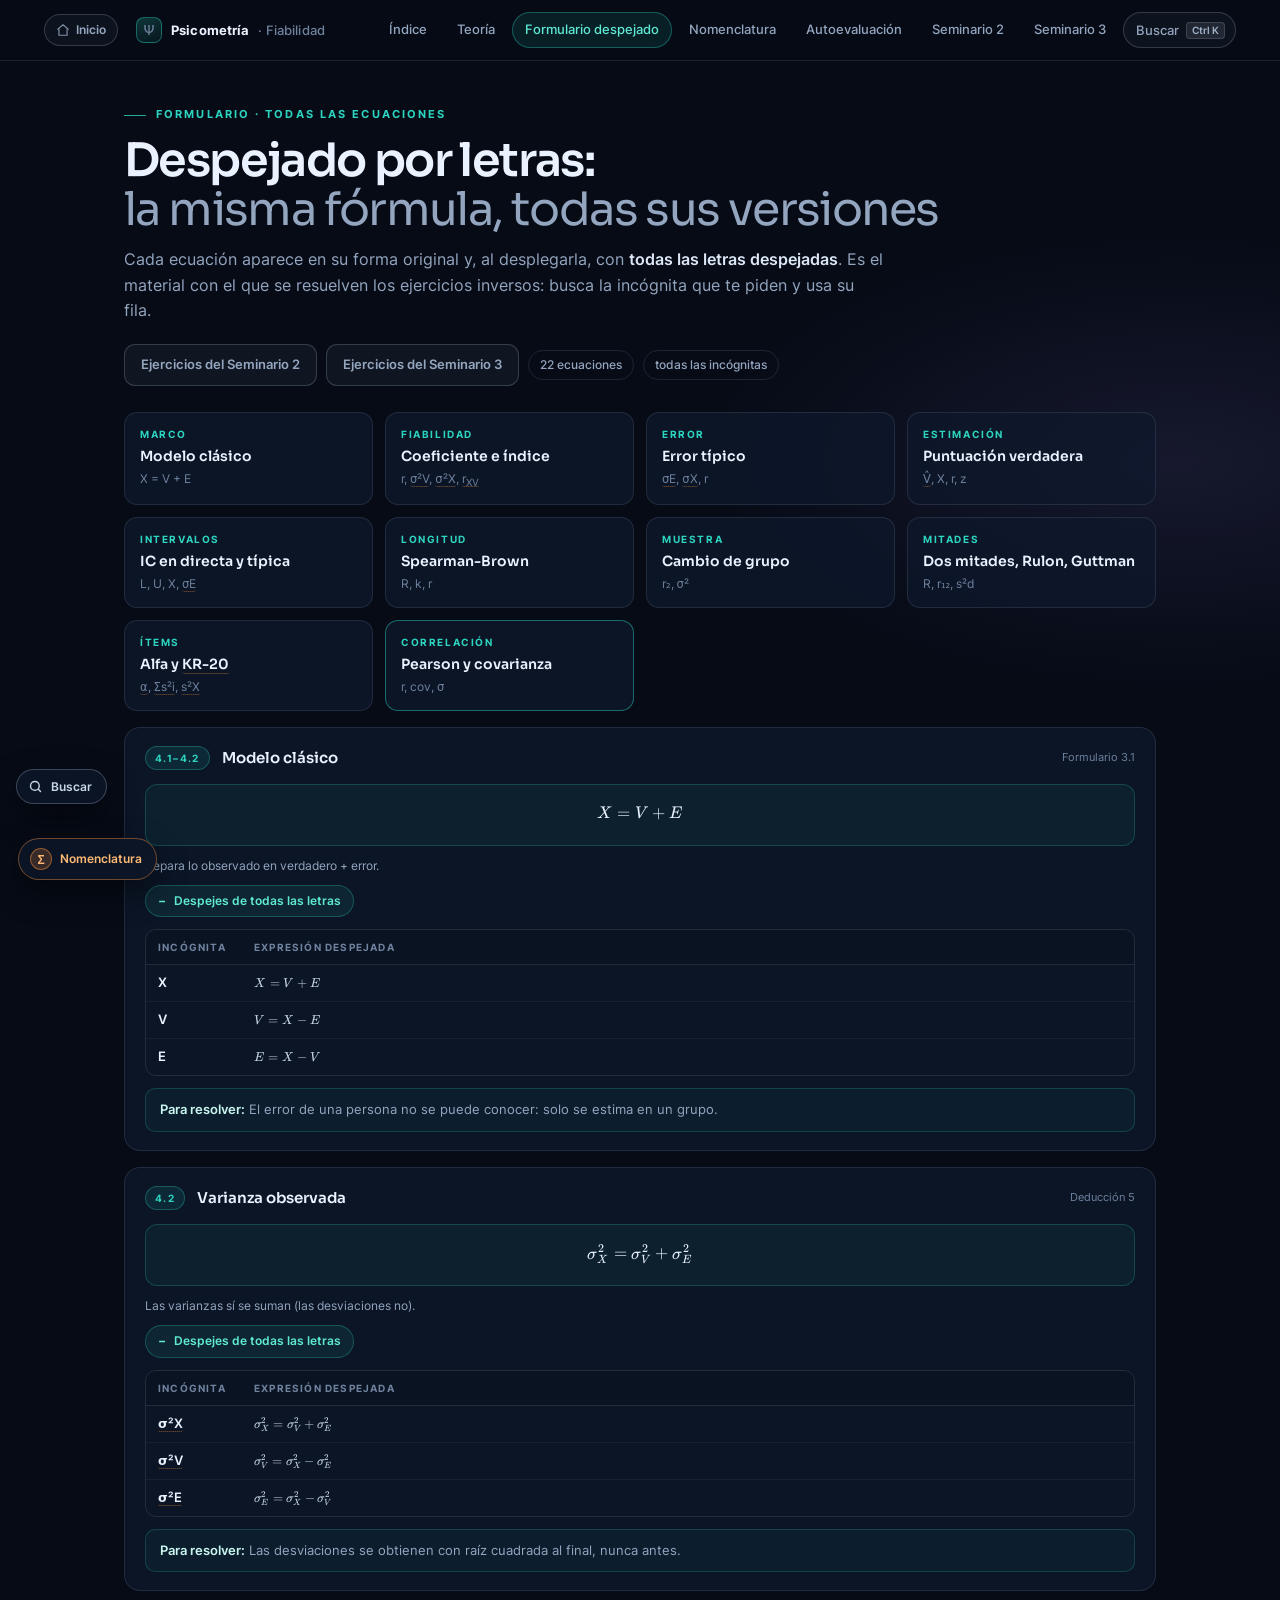
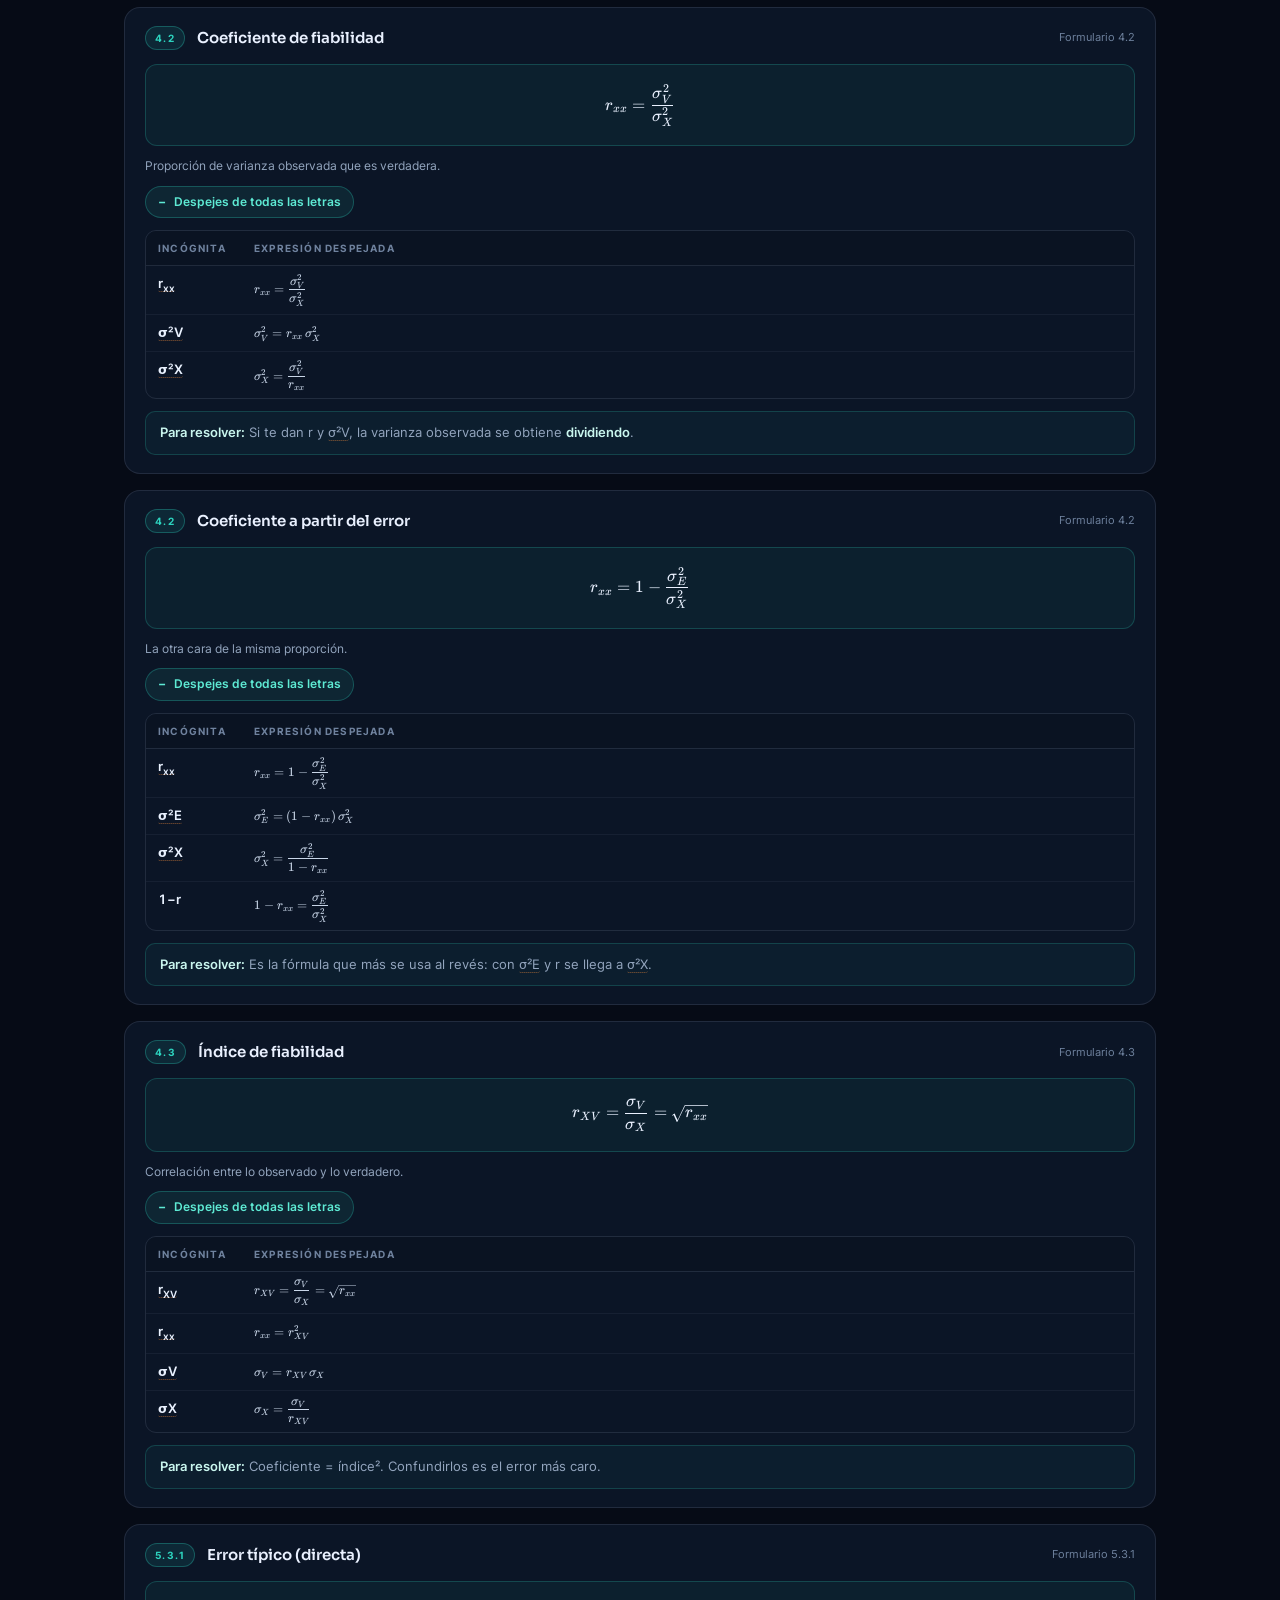
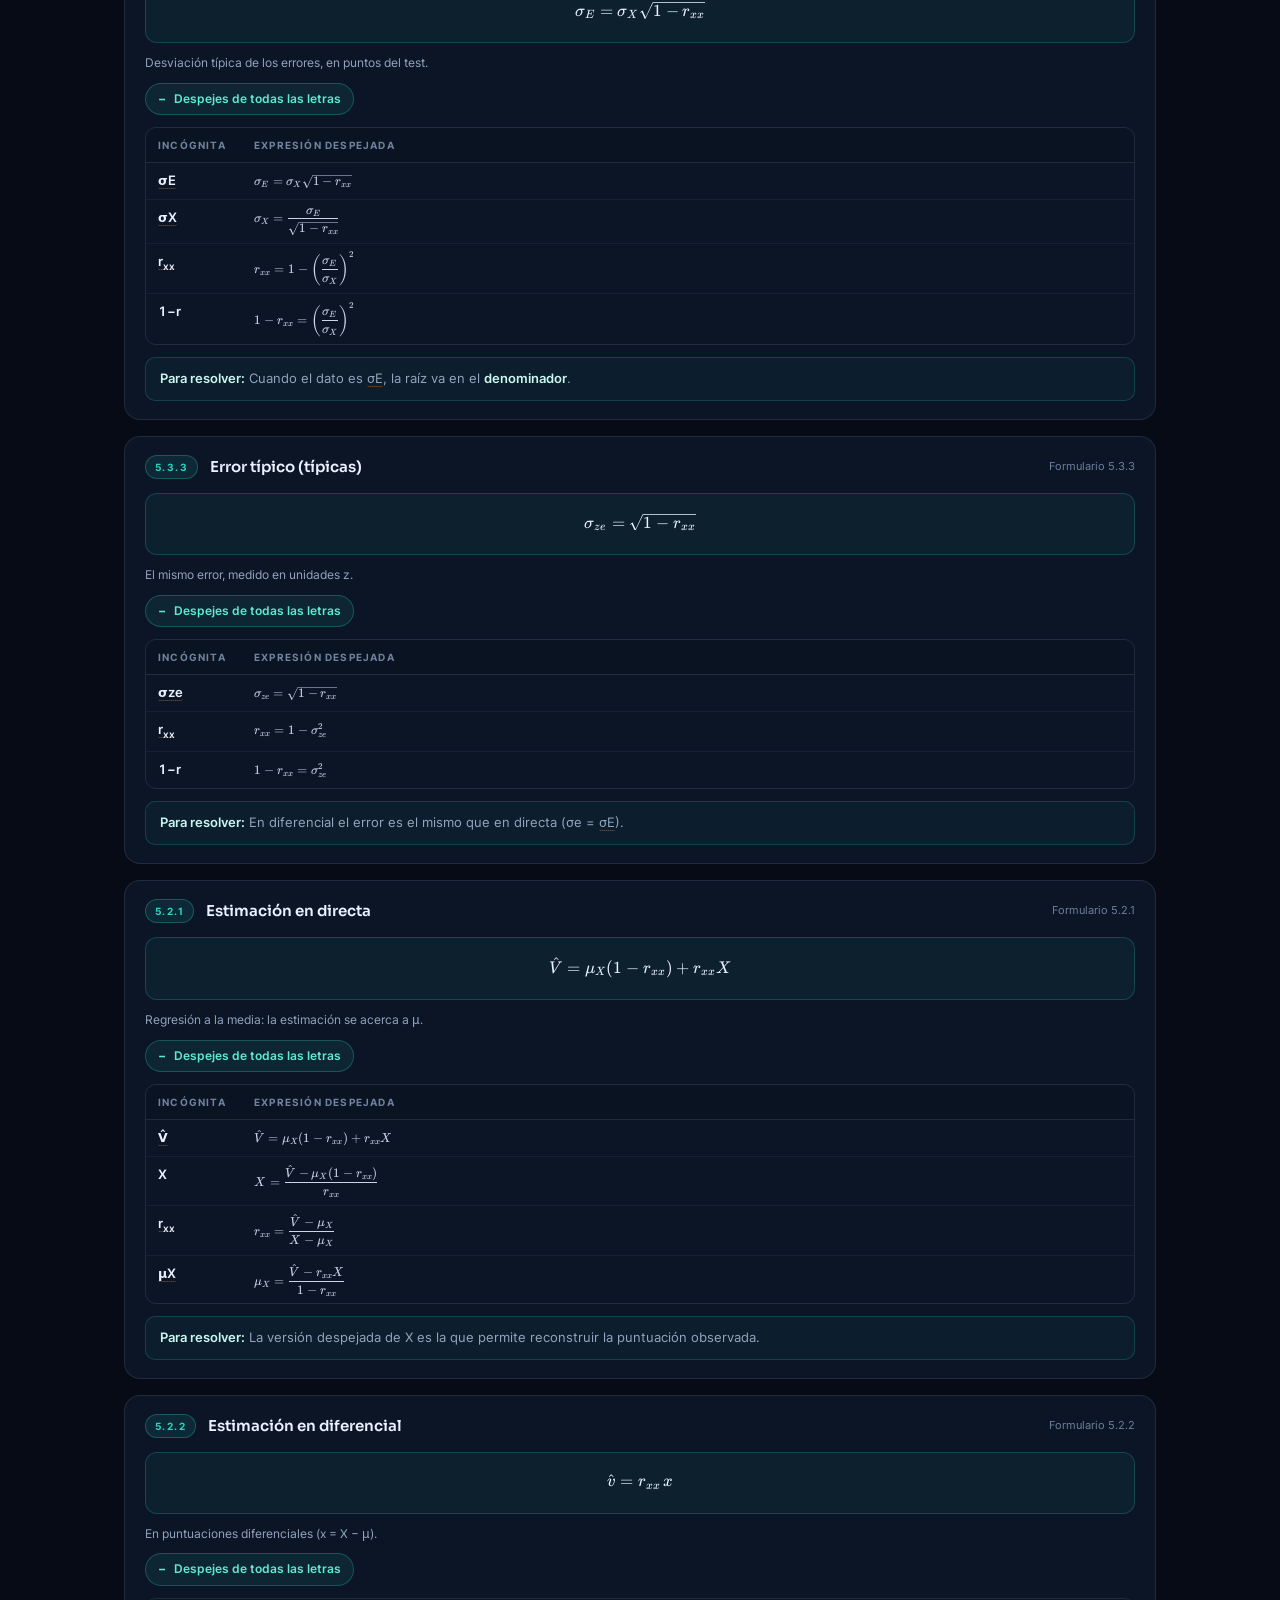
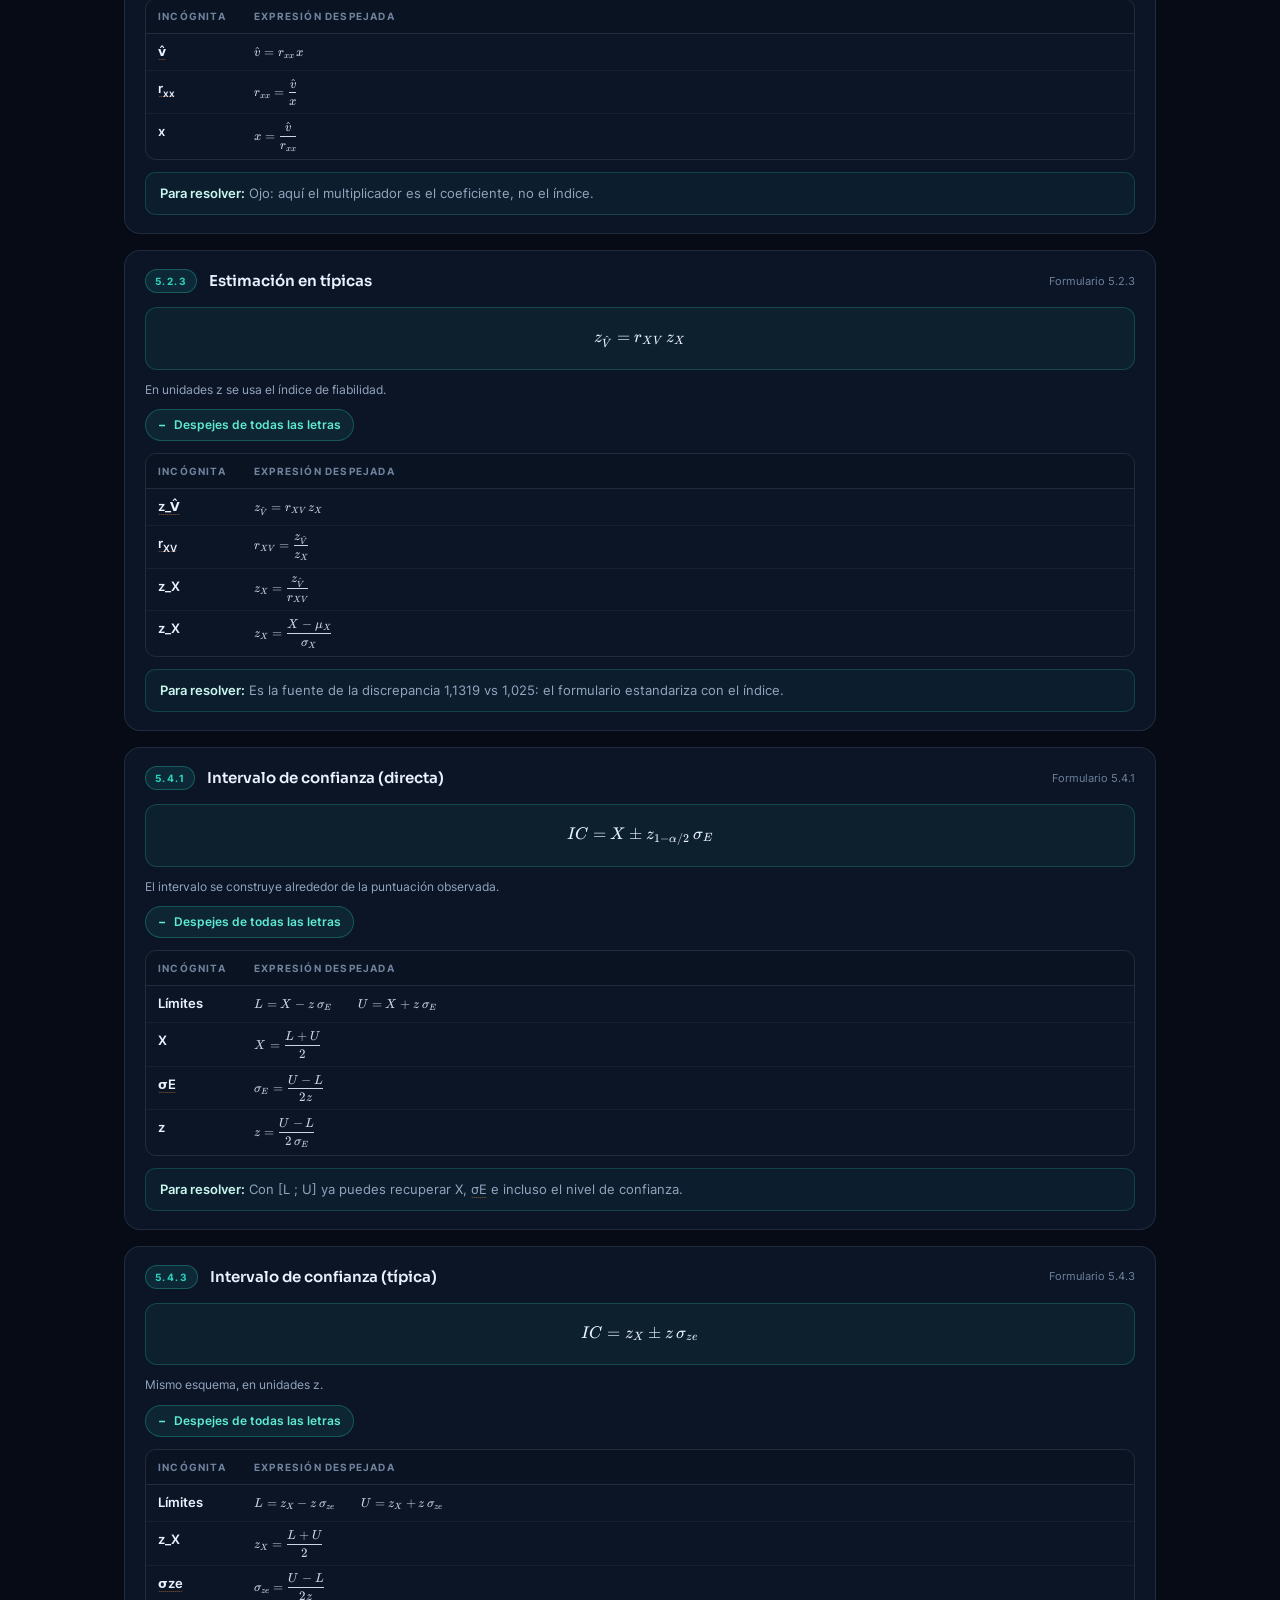
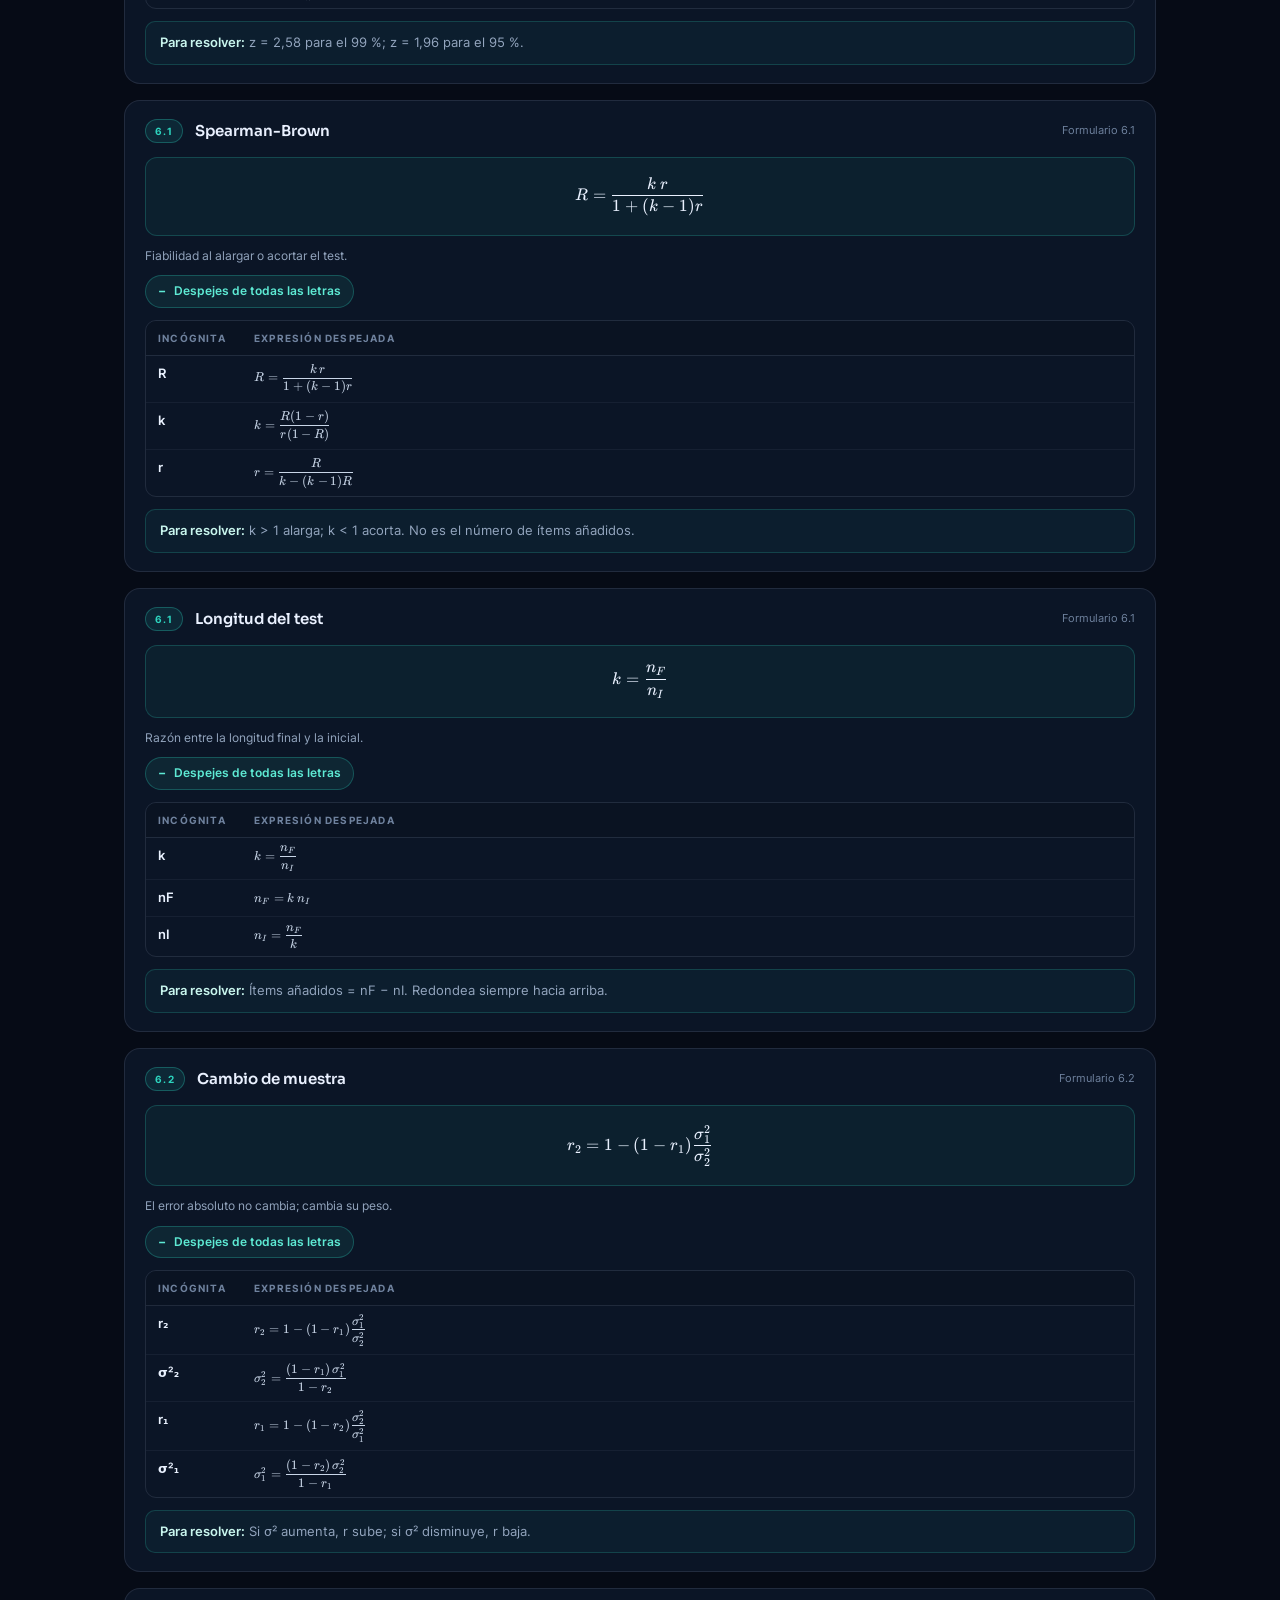
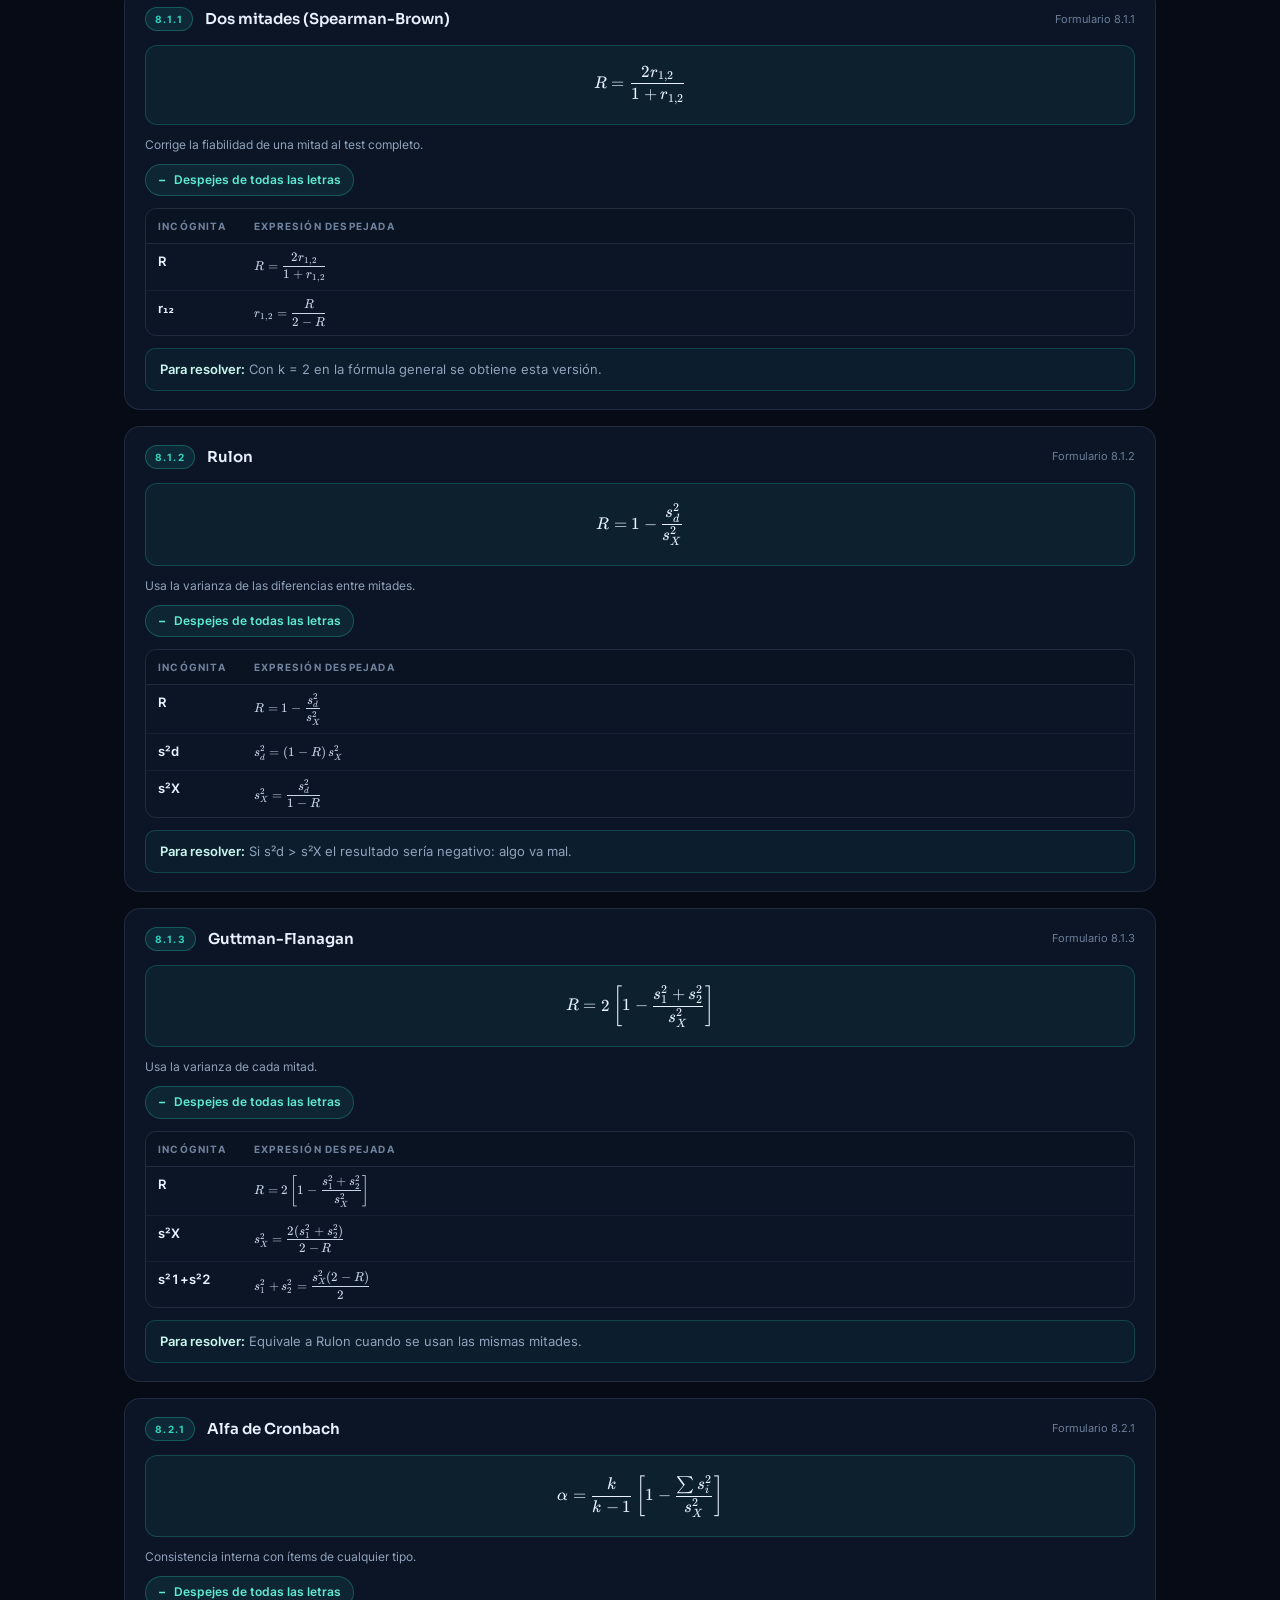
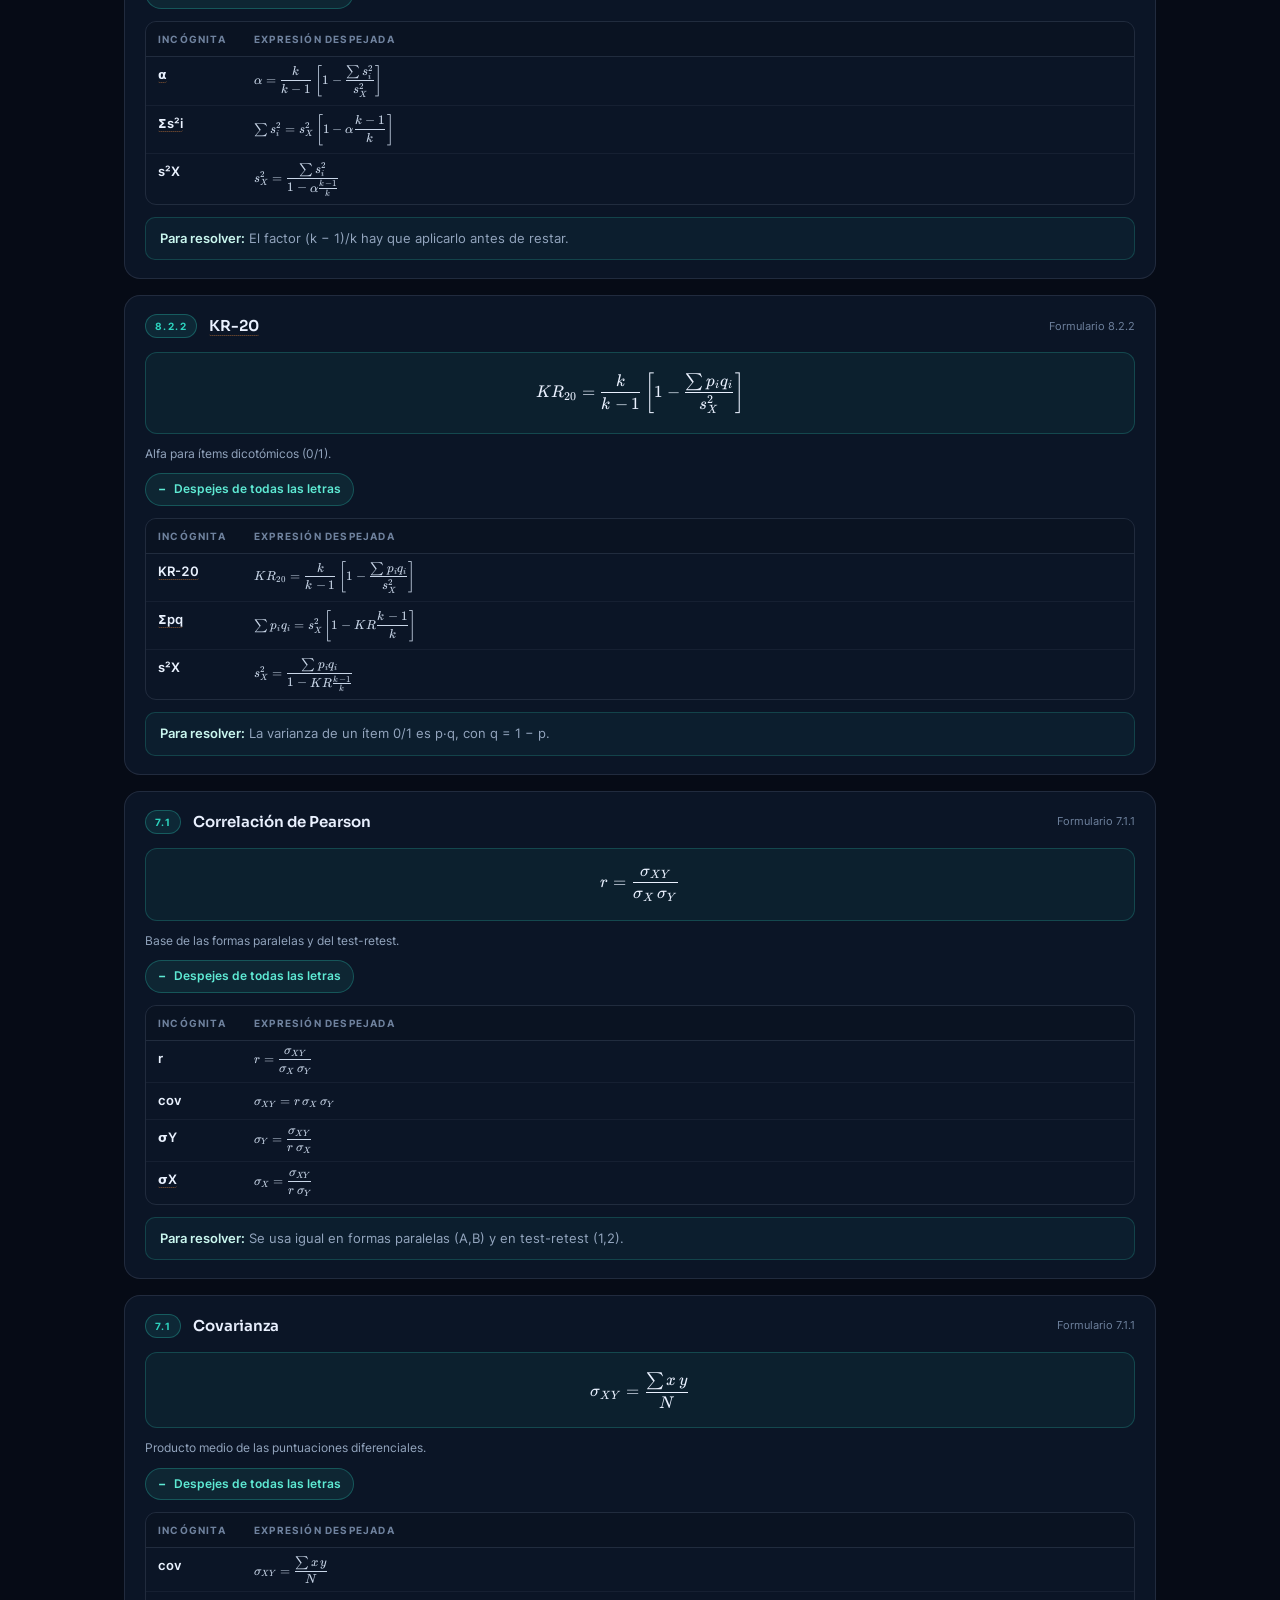
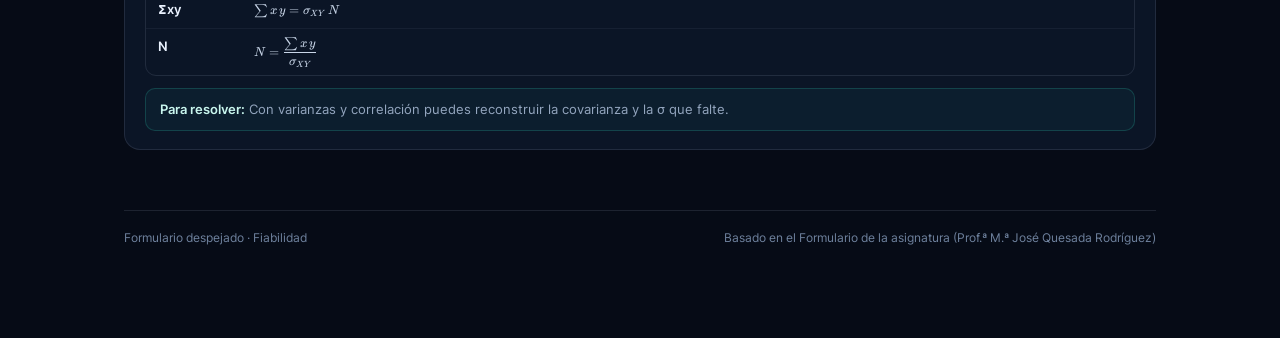
<file: ejercicios/formulario.html>
<!DOCTYPE html>
<html lang="es">
<head>
<meta charset="UTF-8">
<meta name="viewport" content="width=device-width, initial-scale=1.0">
<meta name="theme-color" content="#060b16">
<title>Formulario despejado · Fiabilidad</title>
<meta name="description" content="Todas las ecuaciones de fiabilidad con cada letra despejada: coeficiente, índice, error típico, intervalos, Spearman-Brown, Rulon, Guttman, alfa y KR-20.">
<link rel="icon" type="image/svg+xml" href="assets/favicon.svg">
<link rel="stylesheet" href="assets/vendor/katex/katex.min.css">
<link rel="stylesheet" href="assets/css/ejercicios.css">
<link rel="stylesheet" href="assets/css/glosario.css">
<link rel="stylesheet" href="assets/css/buscador.css">
</head>
<body class="ejercicios">

<header class="topbar">
  <a class="homebtn" href="../index.html" title="Volver al inicio"><svg viewBox="0 0 24 24" width="14" height="14" fill="none" stroke="currentColor" stroke-width="2" stroke-linecap="round" stroke-linejoin="round"><path d="M3 10.5L12 3l9 7.5"/><path d="M5 9.5V21h14V9.5"/></svg><span>Inicio</span></a>
  <a class="brand" href="index.html"><span class="brand__mark">Ψ</span><b>Psicometría</b> <span>· Fiabilidad</span></a>
  <nav class="topnav" aria-label="Secciones">
    <a href="index.html">Índice</a>
    <a href="teoria.html">Teoría</a>
    <a href="formulario.html" class="is-active">Formulario despejado</a>
    <a href="nomenclatura.html">Nomenclatura</a>
    <a href="autoevaluacion.html">Autoevaluación</a>
    <a href="seminario2.html">Seminario 2</a>
    <a href="seminario3.html">Seminario 3</a>
  </nav>
</header>

<main class="wrap">

<section>
  <div class="eyebrow">Formulario · todas las ecuaciones</div>
  <h1>Despejado por letras:<br><span class="thin">la misma fórmula, todas sus versiones</span></h1>
  <p class="lead">Cada ecuación aparece en su forma original y, al desplegarla, con <b>todas las letras despejadas</b>. Es el material con el que se resuelven los ejercicios inversos: busca la incógnita que te piden y usa su fila.</p>
  <div class="tools">
    <a class="btn btn--ghost" href="seminario2.html">Ejercicios del Seminario 2</a>
    <a class="btn btn--ghost" href="seminario3.html">Ejercicios del Seminario 3</a>
    <span class="chip">22 ecuaciones</span>
    <span class="chip">todas las incógnitas</span>
  </div>
  <nav class="toc" aria-label="Índice"><a href="#eq0"><div class="toc__n">Marco</div><div class="toc__t">Modelo clásico</div><div class="toc__d">X = V + E</div></a><a href="#eq3"><div class="toc__n">Fiabilidad</div><div class="toc__t">Coeficiente e índice</div><div class="toc__d">r, σ²V, σ²X, <span class="g-term" data-g="r_XV">r<sub>XV</sub></span></div></a><a href="#eq5"><div class="toc__n">Error</div><div class="toc__t">Error típico</div><div class="toc__d">σE, σX, r</div></a><a href="#eq7"><div class="toc__n">Estimación</div><div class="toc__t">Puntuación verdadera</div><div class="toc__d">V̂, X, r, z</div></a><a href="#eq10"><div class="toc__n">Intervalos</div><div class="toc__t">IC en directa y típica</div><div class="toc__d">L, U, X, σE</div></a><a href="#eq12"><div class="toc__n">Longitud</div><div class="toc__t">Spearman-Brown</div><div class="toc__d">R, k, r</div></a><a href="#eq14"><div class="toc__n">Muestra</div><div class="toc__t">Cambio de grupo</div><div class="toc__d">r₂, σ²</div></a><a href="#eq15"><div class="toc__n">Mitades</div><div class="toc__t">Dos mitades, Rulon, Guttman</div><div class="toc__d">R, r₁₂, s²d</div></a><a href="#eq18"><div class="toc__n">Ítems</div><div class="toc__t">Alfa y KR-20</div><div class="toc__d">α, Σs²i, s²X</div></a><a href="#eq20"><div class="toc__n">Correlación</div><div class="toc__t">Pearson y covarianza</div><div class="toc__d">r, cov, σ</div></a></nav>
</section>

<article class="eq" id="eq0">
  <div class="eq__top">
    <span class="eq__n">4.1–4.2</span>
    <span class="eq__name">Modelo clásico</span>
    <span class="eq__where">Formulario 3.1</span>
  </div>
  <div class="eq__main">\[ X=V+E \]</div>
  <div class="eq__use">Separa lo observado en verdadero + error.</div>
  <details open>
    <summary>Despejes de todas las letras</summary>
    <div class="table-wrap">
      <table class="table--vars">
        <thead><tr><th>Incógnita</th><th>Expresión despejada</th></tr></thead>
        <tbody><tr><td>X</td><td>\( X=V+E \)</td></tr><tr><td>V</td><td>\( V=X-E \)</td></tr><tr><td>E</td><td>\( E=X-V \)</td></tr></tbody>
      </table>
    </div>
    <div class="note note--key"><b>Para resolver:</b> El error de una persona no se puede conocer: solo se estima en un grupo.</div>
  </details>
</article>
<article class="eq" id="eq1">
  <div class="eq__top">
    <span class="eq__n">4.2</span>
    <span class="eq__name">Varianza observada</span>
    <span class="eq__where">Deducción 5</span>
  </div>
  <div class="eq__main" data-gbox="σ²X">\[ \sigma^2_X=\sigma^2_V+\sigma^2_E \]</div>
  <div class="eq__use">Las varianzas sí se suman (las desviaciones no).</div>
  <details open>
    <summary>Despejes de todas las letras</summary>
    <div class="table-wrap">
      <table class="table--vars">
        <thead><tr><th>Incógnita</th><th>Expresión despejada</th></tr></thead>
        <tbody><tr><td>σ²X</td><td>\( \sigma^2_X=\sigma^2_V+\sigma^2_E \)</td></tr><tr><td>σ²V</td><td>\( \sigma^2_V=\sigma^2_X-\sigma^2_E \)</td></tr><tr><td>σ²E</td><td>\( \sigma^2_E=\sigma^2_X-\sigma^2_V \)</td></tr></tbody>
      </table>
    </div>
    <div class="note note--key"><b>Para resolver:</b> Las desviaciones se obtienen con raíz cuadrada al final, nunca antes.</div>
  </details>
</article>
<article class="eq" id="eq2">
  <div class="eq__top">
    <span class="eq__n">4.2</span>
    <span class="eq__name">Coeficiente de fiabilidad</span>
    <span class="eq__where">Formulario 4.2</span>
  </div>
  <div class="eq__main" data-gbox="σ²V/σ²X">\[ r_{xx}=\dfrac{\sigma^2_V}{\sigma^2_X} \]</div>
  <div class="eq__use">Proporción de varianza observada que es verdadera.</div>
  <details open>
    <summary>Despejes de todas las letras</summary>
    <div class="table-wrap">
      <table class="table--vars">
        <thead><tr><th>Incógnita</th><th>Expresión despejada</th></tr></thead>
        <tbody><tr><td><span class="g-term" data-g="r_xx">r<sub>xx</sub></span></td><td>\( r_{xx}=\dfrac{\sigma^2_V}{\sigma^2_X} \)</td></tr><tr><td>σ²V</td><td>\( \sigma^2_V=r_{xx}\,\sigma^2_X \)</td></tr><tr><td>σ²X</td><td>\( \sigma^2_X=\dfrac{\sigma^2_V}{r_{xx}} \)</td></tr></tbody>
      </table>
    </div>
    <div class="note note--key"><b>Para resolver:</b> Si te dan r y σ²V, la varianza observada se obtiene <b>dividiendo</b>.</div>
  </details>
</article>
<article class="eq" id="eq3">
  <div class="eq__top">
    <span class="eq__n">4.2</span>
    <span class="eq__name">Coeficiente a partir del error</span>
    <span class="eq__where">Formulario 4.2</span>
  </div>
  <div class="eq__main" data-gbox="σ²E/σ²X">\[ r_{xx}=1-\dfrac{\sigma^2_E}{\sigma^2_X} \]</div>
  <div class="eq__use">La otra cara de la misma proporción.</div>
  <details open>
    <summary>Despejes de todas las letras</summary>
    <div class="table-wrap">
      <table class="table--vars">
        <thead><tr><th>Incógnita</th><th>Expresión despejada</th></tr></thead>
        <tbody><tr><td><span class="g-term" data-g="r_xx">r<sub>xx</sub></span></td><td>\( r_{xx}=1-\dfrac{\sigma^2_E}{\sigma^2_X} \)</td></tr><tr><td>σ²E</td><td>\( \sigma^2_E=(1-r_{xx})\,\sigma^2_X \)</td></tr><tr><td>σ²X</td><td>\( \sigma^2_X=\dfrac{\sigma^2_E}{1-r_{xx}} \)</td></tr><tr><td>1−r</td><td>\( 1-r_{xx}=\dfrac{\sigma^2_E}{\sigma^2_X} \)</td></tr></tbody>
      </table>
    </div>
    <div class="note note--key"><b>Para resolver:</b> Es la fórmula que más se usa al revés: con σ²E y r se llega a σ²X.</div>
  </details>
</article>
<article class="eq" id="eq4">
  <div class="eq__top">
    <span class="eq__n">4.3</span>
    <span class="eq__name">Índice de fiabilidad</span>
    <span class="eq__where">Formulario 4.3</span>
  </div>
  <div class="eq__main" data-gbox="σV/σX">\[ r_{XV}=\dfrac{\sigma_V}{\sigma_X}=\sqrt{r_{xx}} \]</div>
  <div class="eq__use">Correlación entre lo observado y lo verdadero.</div>
  <details open>
    <summary>Despejes de todas las letras</summary>
    <div class="table-wrap">
      <table class="table--vars">
        <thead><tr><th>Incógnita</th><th>Expresión despejada</th></tr></thead>
        <tbody><tr><td><span class="g-term" data-g="r_XV">r<sub>XV</sub></span></td><td>\( r_{XV}=\dfrac{\sigma_V}{\sigma_X}=\sqrt{r_{xx}} \)</td></tr><tr><td><span class="g-term" data-g="r_xx">r<sub>xx</sub></span></td><td>\( r_{xx}=r_{XV}^2 \)</td></tr><tr><td>σV</td><td>\( \sigma_V=r_{XV}\,\sigma_X \)</td></tr><tr><td>σX</td><td>\( \sigma_X=\dfrac{\sigma_V}{r_{XV}} \)</td></tr></tbody>
      </table>
    </div>
    <div class="note note--key"><b>Para resolver:</b> Coeficiente = índice². Confundirlos es el error más caro.</div>
  </details>
</article>
<article class="eq" id="eq5">
  <div class="eq__top">
    <span class="eq__n">5.3.1</span>
    <span class="eq__name">Error típico (directa)</span>
    <span class="eq__where">Formulario 5.3.1</span>
  </div>
  <div class="eq__main" data-gbox="σE">\[ \sigma_E=\sigma_X\sqrt{1-r_{xx}} \]</div>
  <div class="eq__use">Desviación típica de los errores, en puntos del test.</div>
  <details open>
    <summary>Despejes de todas las letras</summary>
    <div class="table-wrap">
      <table class="table--vars">
        <thead><tr><th>Incógnita</th><th>Expresión despejada</th></tr></thead>
        <tbody><tr><td>σE</td><td>\( \sigma_E=\sigma_X\sqrt{1-r_{xx}} \)</td></tr><tr><td>σX</td><td>\( \sigma_X=\dfrac{\sigma_E}{\sqrt{1-r_{xx}}} \)</td></tr><tr><td><span class="g-term" data-g="r_xx">r<sub>xx</sub></span></td><td>\( r_{xx}=1-\left(\dfrac{\sigma_E}{\sigma_X}\right)^2 \)</td></tr><tr><td>1−r</td><td>\( 1-r_{xx}=\left(\dfrac{\sigma_E}{\sigma_X}\right)^2 \)</td></tr></tbody>
      </table>
    </div>
    <div class="note note--key"><b>Para resolver:</b> Cuando el dato es σE, la raíz va en el <b>denominador</b>.</div>
  </details>
</article>
<article class="eq" id="eq6">
  <div class="eq__top">
    <span class="eq__n">5.3.3</span>
    <span class="eq__name">Error típico (típicas)</span>
    <span class="eq__where">Formulario 5.3.3</span>
  </div>
  <div class="eq__main">\[ \sigma_{ze}=\sqrt{1-r_{xx}} \]</div>
  <div class="eq__use">El mismo error, medido en unidades z.</div>
  <details open>
    <summary>Despejes de todas las letras</summary>
    <div class="table-wrap">
      <table class="table--vars">
        <thead><tr><th>Incógnita</th><th>Expresión despejada</th></tr></thead>
        <tbody><tr><td>σze</td><td>\( \sigma_{ze}=\sqrt{1-r_{xx}} \)</td></tr><tr><td><span class="g-term" data-g="r_xx">r<sub>xx</sub></span></td><td>\( r_{xx}=1-\sigma^2_{ze} \)</td></tr><tr><td>1−r</td><td>\( 1-r_{xx}=\sigma^2_{ze} \)</td></tr></tbody>
      </table>
    </div>
    <div class="note note--key"><b>Para resolver:</b> En diferencial el error es el mismo que en directa (σe = σE).</div>
  </details>
</article>
<article class="eq" id="eq7">
  <div class="eq__top">
    <span class="eq__n">5.2.1</span>
    <span class="eq__name">Estimación en directa</span>
    <span class="eq__where">Formulario 5.2.1</span>
  </div>
  <div class="eq__main">\[ \hat{V}=\mu_X(1-r_{xx})+r_{xx}X \]</div>
  <div class="eq__use">Regresión a la media: la estimación se acerca a μ.</div>
  <details open>
    <summary>Despejes de todas las letras</summary>
    <div class="table-wrap">
      <table class="table--vars">
        <thead><tr><th>Incógnita</th><th>Expresión despejada</th></tr></thead>
        <tbody><tr><td>V̂</td><td>\( \hat{V}=\mu_X(1-r_{xx})+r_{xx}X \)</td></tr><tr><td>X</td><td>\( X=\dfrac{\hat{V}-\mu_X(1-r_{xx})}{r_{xx}} \)</td></tr><tr><td><span class="g-term" data-g="r_xx">r<sub>xx</sub></span></td><td>\( r_{xx}=\dfrac{\hat{V}-\mu_X}{X-\mu_X} \)</td></tr><tr><td>μX</td><td>\( \mu_X=\dfrac{\hat{V}-r_{xx}X}{1-r_{xx}} \)</td></tr></tbody>
      </table>
    </div>
    <div class="note note--key"><b>Para resolver:</b> La versión despejada de X es la que permite reconstruir la puntuación observada.</div>
  </details>
</article>
<article class="eq" id="eq8">
  <div class="eq__top">
    <span class="eq__n">5.2.2</span>
    <span class="eq__name">Estimación en diferencial</span>
    <span class="eq__where">Formulario 5.2.2</span>
  </div>
  <div class="eq__main">\[ \hat{v}=r_{xx}\,x \]</div>
  <div class="eq__use">En puntuaciones diferenciales (x = X − μ).</div>
  <details open>
    <summary>Despejes de todas las letras</summary>
    <div class="table-wrap">
      <table class="table--vars">
        <thead><tr><th>Incógnita</th><th>Expresión despejada</th></tr></thead>
        <tbody><tr><td>v̂</td><td>\( \hat{v}=r_{xx}\,x \)</td></tr><tr><td><span class="g-term" data-g="r_xx">r<sub>xx</sub></span></td><td>\( r_{xx}=\dfrac{\hat{v}}{x} \)</td></tr><tr><td>x</td><td>\( x=\dfrac{\hat{v}}{r_{xx}} \)</td></tr></tbody>
      </table>
    </div>
    <div class="note note--key"><b>Para resolver:</b> Ojo: aquí el multiplicador es el coeficiente, no el índice.</div>
  </details>
</article>
<article class="eq" id="eq9">
  <div class="eq__top">
    <span class="eq__n">5.2.3</span>
    <span class="eq__name">Estimación en típicas</span>
    <span class="eq__where">Formulario 5.2.3</span>
  </div>
  <div class="eq__main">\[ z_{\hat{V}}=r_{XV}\,z_X \]</div>
  <div class="eq__use">En unidades z se usa el índice de fiabilidad.</div>
  <details open>
    <summary>Despejes de todas las letras</summary>
    <div class="table-wrap">
      <table class="table--vars">
        <thead><tr><th>Incógnita</th><th>Expresión despejada</th></tr></thead>
        <tbody><tr><td>z_V̂</td><td>\( z_{\hat{V}}=r_{XV}\,z_X \)</td></tr><tr><td><span class="g-term" data-g="r_XV">r<sub>XV</sub></span></td><td>\( r_{XV}=\dfrac{z_{\hat{V}}}{z_X} \)</td></tr><tr><td>z_X</td><td>\( z_X=\dfrac{z_{\hat{V}}}{r_{XV}} \)</td></tr><tr><td>z_X</td><td>\( z_X=\dfrac{X-\mu_X}{\sigma_X} \)</td></tr></tbody>
      </table>
    </div>
    <div class="note note--key"><b>Para resolver:</b> Es la fuente de la discrepancia 1,1319 vs 1,025: el formulario estandariza con el índice.</div>
  </details>
</article>
<article class="eq" id="eq10">
  <div class="eq__top">
    <span class="eq__n">5.4.1</span>
    <span class="eq__name">Intervalo de confianza (directa)</span>
    <span class="eq__where">Formulario 5.4.1</span>
  </div>
  <div class="eq__main">\[ IC=X\pm z_{1-\alpha/2}\,\sigma_E \]</div>
  <div class="eq__use">El intervalo se construye alrededor de la puntuación observada.</div>
  <details open>
    <summary>Despejes de todas las letras</summary>
    <div class="table-wrap">
      <table class="table--vars">
        <thead><tr><th>Incógnita</th><th>Expresión despejada</th></tr></thead>
        <tbody><tr><td>Límites</td><td>\( L=X-z\,\sigma_E \qquad U=X+z\,\sigma_E \)</td></tr><tr><td>X</td><td>\( X=\dfrac{L+U}{2} \)</td></tr><tr><td>σE</td><td>\( \sigma_E=\dfrac{U-L}{2z} \)</td></tr><tr><td>z</td><td>\( z=\dfrac{U-L}{2\,\sigma_E} \)</td></tr></tbody>
      </table>
    </div>
    <div class="note note--key"><b>Para resolver:</b> Con [L ; U] ya puedes recuperar X, σE e incluso el nivel de confianza.</div>
  </details>
</article>
<article class="eq" id="eq11">
  <div class="eq__top">
    <span class="eq__n">5.4.3</span>
    <span class="eq__name">Intervalo de confianza (típica)</span>
    <span class="eq__where">Formulario 5.4.3</span>
  </div>
  <div class="eq__main">\[ IC=z_X\pm z\,\sigma_{ze} \]</div>
  <div class="eq__use">Mismo esquema, en unidades z.</div>
  <details open>
    <summary>Despejes de todas las letras</summary>
    <div class="table-wrap">
      <table class="table--vars">
        <thead><tr><th>Incógnita</th><th>Expresión despejada</th></tr></thead>
        <tbody><tr><td>Límites</td><td>\( L=z_X-z\,\sigma_{ze} \qquad U=z_X+z\,\sigma_{ze} \)</td></tr><tr><td>z_X</td><td>\( z_X=\dfrac{L+U}{2} \)</td></tr><tr><td>σze</td><td>\( \sigma_{ze}=\dfrac{U-L}{2z} \)</td></tr></tbody>
      </table>
    </div>
    <div class="note note--key"><b>Para resolver:</b> z = 2,58 para el 99 %; z = 1,96 para el 95 %.</div>
  </details>
</article>
<article class="eq" id="eq12">
  <div class="eq__top">
    <span class="eq__n">6.1</span>
    <span class="eq__name">Spearman-Brown</span>
    <span class="eq__where">Formulario 6.1</span>
  </div>
  <div class="eq__main">\[ R=\dfrac{k\,r}{1+(k-1)r} \]</div>
  <div class="eq__use">Fiabilidad al alargar o acortar el test.</div>
  <details open>
    <summary>Despejes de todas las letras</summary>
    <div class="table-wrap">
      <table class="table--vars">
        <thead><tr><th>Incógnita</th><th>Expresión despejada</th></tr></thead>
        <tbody><tr><td>R</td><td>\( R=\dfrac{k\,r}{1+(k-1)r} \)</td></tr><tr><td>k</td><td>\( k=\dfrac{R(1-r)}{r(1-R)} \)</td></tr><tr><td>r</td><td>\( r=\dfrac{R}{k-(k-1)R} \)</td></tr></tbody>
      </table>
    </div>
    <div class="note note--key"><b>Para resolver:</b> k &gt; 1 alarga; k &lt; 1 acorta. No es el número de ítems añadidos.</div>
  </details>
</article>
<article class="eq" id="eq13">
  <div class="eq__top">
    <span class="eq__n">6.1</span>
    <span class="eq__name">Longitud del test</span>
    <span class="eq__where">Formulario 6.1</span>
  </div>
  <div class="eq__main">\[ k=\dfrac{n_F}{n_I} \]</div>
  <div class="eq__use">Razón entre la longitud final y la inicial.</div>
  <details open>
    <summary>Despejes de todas las letras</summary>
    <div class="table-wrap">
      <table class="table--vars">
        <thead><tr><th>Incógnita</th><th>Expresión despejada</th></tr></thead>
        <tbody><tr><td>k</td><td>\( k=\dfrac{n_F}{n_I} \)</td></tr><tr><td>nF</td><td>\( n_F=k\,n_I \)</td></tr><tr><td>nI</td><td>\( n_I=\dfrac{n_F}{k} \)</td></tr></tbody>
      </table>
    </div>
    <div class="note note--key"><b>Para resolver:</b> Ítems añadidos = nF − nI. Redondea siempre hacia arriba.</div>
  </details>
</article>
<article class="eq" id="eq14">
  <div class="eq__top">
    <span class="eq__n">6.2</span>
    <span class="eq__name">Cambio de muestra</span>
    <span class="eq__where">Formulario 6.2</span>
  </div>
  <div class="eq__main">\[ r_2=1-(1-r_1)\dfrac{\sigma^2_1}{\sigma^2_2} \]</div>
  <div class="eq__use">El error absoluto no cambia; cambia su peso.</div>
  <details open>
    <summary>Despejes de todas las letras</summary>
    <div class="table-wrap">
      <table class="table--vars">
        <thead><tr><th>Incógnita</th><th>Expresión despejada</th></tr></thead>
        <tbody><tr><td>r₂</td><td>\( r_2=1-(1-r_1)\dfrac{\sigma^2_1}{\sigma^2_2} \)</td></tr><tr><td>σ²₂</td><td>\( \sigma^2_2=\dfrac{(1-r_1)\,\sigma^2_1}{1-r_2} \)</td></tr><tr><td>r₁</td><td>\( r_1=1-(1-r_2)\dfrac{\sigma^2_2}{\sigma^2_1} \)</td></tr><tr><td>σ²₁</td><td>\( \sigma^2_1=\dfrac{(1-r_2)\,\sigma^2_2}{1-r_1} \)</td></tr></tbody>
      </table>
    </div>
    <div class="note note--key"><b>Para resolver:</b> Si σ² aumenta, r sube; si σ² disminuye, r baja.</div>
  </details>
</article>
<article class="eq" id="eq15">
  <div class="eq__top">
    <span class="eq__n">8.1.1</span>
    <span class="eq__name">Dos mitades (Spearman-Brown)</span>
    <span class="eq__where">Formulario 8.1.1</span>
  </div>
  <div class="eq__main">\[ R=\dfrac{2r_{1,2}}{1+r_{1,2}} \]</div>
  <div class="eq__use">Corrige la fiabilidad de una mitad al test completo.</div>
  <details open>
    <summary>Despejes de todas las letras</summary>
    <div class="table-wrap">
      <table class="table--vars">
        <thead><tr><th>Incógnita</th><th>Expresión despejada</th></tr></thead>
        <tbody><tr><td>R</td><td>\( R=\dfrac{2r_{1,2}}{1+r_{1,2}} \)</td></tr><tr><td>r₁₂</td><td>\( r_{1,2}=\dfrac{R}{2-R} \)</td></tr></tbody>
      </table>
    </div>
    <div class="note note--key"><b>Para resolver:</b> Con k = 2 en la fórmula general se obtiene esta versión.</div>
  </details>
</article>
<article class="eq" id="eq16">
  <div class="eq__top">
    <span class="eq__n">8.1.2</span>
    <span class="eq__name">Rulon</span>
    <span class="eq__where">Formulario 8.1.2</span>
  </div>
  <div class="eq__main" data-gbox="s²d">\[ R=1-\dfrac{s^2_d}{s^2_X} \]</div>
  <div class="eq__use">Usa la varianza de las diferencias entre mitades.</div>
  <details open>
    <summary>Despejes de todas las letras</summary>
    <div class="table-wrap">
      <table class="table--vars">
        <thead><tr><th>Incógnita</th><th>Expresión despejada</th></tr></thead>
        <tbody><tr><td>R</td><td>\( R=1-\dfrac{s^2_d}{s^2_X} \)</td></tr><tr><td>s²d</td><td>\( s^2_d=(1-R)\,s^2_X \)</td></tr><tr><td>s²X</td><td>\( s^2_X=\dfrac{s^2_d}{1-R} \)</td></tr></tbody>
      </table>
    </div>
    <div class="note note--key"><b>Para resolver:</b> Si s²d &gt; s²X el resultado sería negativo: algo va mal.</div>
  </details>
</article>
<article class="eq" id="eq17">
  <div class="eq__top">
    <span class="eq__n">8.1.3</span>
    <span class="eq__name">Guttman-Flanagan</span>
    <span class="eq__where">Formulario 8.1.3</span>
  </div>
  <div class="eq__main">\[ R=2\left[1-\dfrac{s^2_1+s^2_2}{s^2_X}\right] \]</div>
  <div class="eq__use">Usa la varianza de cada mitad.</div>
  <details open>
    <summary>Despejes de todas las letras</summary>
    <div class="table-wrap">
      <table class="table--vars">
        <thead><tr><th>Incógnita</th><th>Expresión despejada</th></tr></thead>
        <tbody><tr><td>R</td><td>\( R=2\left[1-\dfrac{s^2_1+s^2_2}{s^2_X}\right] \)</td></tr><tr><td>s²X</td><td>\( s^2_X=\dfrac{2(s^2_1+s^2_2)}{2-R} \)</td></tr><tr><td>s²1+s²2</td><td>\( s^2_1+s^2_2=\dfrac{s^2_X(2-R)}{2} \)</td></tr></tbody>
      </table>
    </div>
    <div class="note note--key"><b>Para resolver:</b> Equivale a Rulon cuando se usan las mismas mitades.</div>
  </details>
</article>
<article class="eq" id="eq18">
  <div class="eq__top">
    <span class="eq__n">8.2.1</span>
    <span class="eq__name">Alfa de Cronbach</span>
    <span class="eq__where">Formulario 8.2.1</span>
  </div>
  <div class="eq__main" data-gbox="Σs²i">\[ \alpha=\dfrac{k}{k-1}\left[1-\dfrac{\sum s^2_i}{s^2_X}\right] \]</div>
  <div class="eq__use">Consistencia interna con ítems de cualquier tipo.</div>
  <details open>
    <summary>Despejes de todas las letras</summary>
    <div class="table-wrap">
      <table class="table--vars">
        <thead><tr><th>Incógnita</th><th>Expresión despejada</th></tr></thead>
        <tbody><tr><td>α</td><td>\( \alpha=\dfrac{k}{k-1}\left[1-\dfrac{\sum s^2_i}{s^2_X}\right] \)</td></tr><tr><td>Σs²i</td><td>\( \sum s^2_i=s^2_X\left[1-\alpha\dfrac{k-1}{k}\right] \)</td></tr><tr><td>s²X</td><td>\( s^2_X=\dfrac{\sum s^2_i}{1-\alpha\frac{k-1}{k}} \)</td></tr></tbody>
      </table>
    </div>
    <div class="note note--key"><b>Para resolver:</b> El factor (k − 1)/k hay que aplicarlo antes de restar.</div>
  </details>
</article>
<article class="eq" id="eq19">
  <div class="eq__top">
    <span class="eq__n">8.2.2</span>
    <span class="eq__name">KR-20</span>
    <span class="eq__where">Formulario 8.2.2</span>
  </div>
  <div class="eq__main" data-gbox="Σpq">\[ KR_{20}=\dfrac{k}{k-1}\left[1-\dfrac{\sum p_iq_i}{s^2_X}\right] \]</div>
  <div class="eq__use">Alfa para ítems dicotómicos (0/1).</div>
  <details open>
    <summary>Despejes de todas las letras</summary>
    <div class="table-wrap">
      <table class="table--vars">
        <thead><tr><th>Incógnita</th><th>Expresión despejada</th></tr></thead>
        <tbody><tr><td>KR-20</td><td>\( KR_{20}=\dfrac{k}{k-1}\left[1-\dfrac{\sum p_iq_i}{s^2_X}\right] \)</td></tr><tr><td>Σpq</td><td>\( \sum p_iq_i=s^2_X\left[1-KR\dfrac{k-1}{k}\right] \)</td></tr><tr><td>s²X</td><td>\( s^2_X=\dfrac{\sum p_iq_i}{1-KR\frac{k-1}{k}} \)</td></tr></tbody>
      </table>
    </div>
    <div class="note note--key"><b>Para resolver:</b> La varianza de un ítem 0/1 es p·q, con q = 1 − p.</div>
  </details>
</article>
<article class="eq" id="eq20">
  <div class="eq__top">
    <span class="eq__n">7.1</span>
    <span class="eq__name">Correlación de Pearson</span>
    <span class="eq__where">Formulario 7.1.1</span>
  </div>
  <div class="eq__main">\[ r=\dfrac{\sigma_{XY}}{\sigma_X\,\sigma_Y} \]</div>
  <div class="eq__use">Base de las formas paralelas y del test-retest.</div>
  <details open>
    <summary>Despejes de todas las letras</summary>
    <div class="table-wrap">
      <table class="table--vars">
        <thead><tr><th>Incógnita</th><th>Expresión despejada</th></tr></thead>
        <tbody><tr><td>r</td><td>\( r=\dfrac{\sigma_{XY}}{\sigma_X\,\sigma_Y} \)</td></tr><tr><td>cov</td><td>\( \sigma_{XY}=r\,\sigma_X\,\sigma_Y \)</td></tr><tr><td>σY</td><td>\( \sigma_Y=\dfrac{\sigma_{XY}}{r\,\sigma_X} \)</td></tr><tr><td>σX</td><td>\( \sigma_X=\dfrac{\sigma_{XY}}{r\,\sigma_Y} \)</td></tr></tbody>
      </table>
    </div>
    <div class="note note--key"><b>Para resolver:</b> Se usa igual en formas paralelas (A,B) y en test-retest (1,2).</div>
  </details>
</article>
<article class="eq" id="eq21">
  <div class="eq__top">
    <span class="eq__n">7.1</span>
    <span class="eq__name">Covarianza</span>
    <span class="eq__where">Formulario 7.1.1</span>
  </div>
  <div class="eq__main">\[ \sigma_{XY}=\dfrac{\sum x\,y}{N} \]</div>
  <div class="eq__use">Producto medio de las puntuaciones diferenciales.</div>
  <details open>
    <summary>Despejes de todas las letras</summary>
    <div class="table-wrap">
      <table class="table--vars">
        <thead><tr><th>Incógnita</th><th>Expresión despejada</th></tr></thead>
        <tbody><tr><td>cov</td><td>\( \sigma_{XY}=\dfrac{\sum x\,y}{N} \)</td></tr><tr><td>Σxy</td><td>\( \sum x\,y=\sigma_{XY}\,N \)</td></tr><tr><td>N</td><td>\( N=\dfrac{\sum x\,y}{\sigma_{XY}} \)</td></tr></tbody>
      </table>
    </div>
    <div class="note note--key"><b>Para resolver:</b> Con varianzas y correlación puedes reconstruir la covarianza y la σ que falte.</div>
  </details>
</article>
<div class="foot">
  <span>Formulario despejado · Fiabilidad</span>
  <span>Basado en el Formulario de la asignatura (Prof.ª M.ª José Quesada Rodríguez)</span>
</div>

</main>

<script src="assets/vendor/katex/katex.min.js"></script>
<script src="assets/vendor/katex/auto-render.min.js"></script>
<script src="assets/js/ejercicios.js"></script>
<script src="assets/js/indice.js"></script>
<script src="assets/js/glosario.js"></script>
<script src="assets/js/buscador.js"></script>
</body>
</html>
</file>
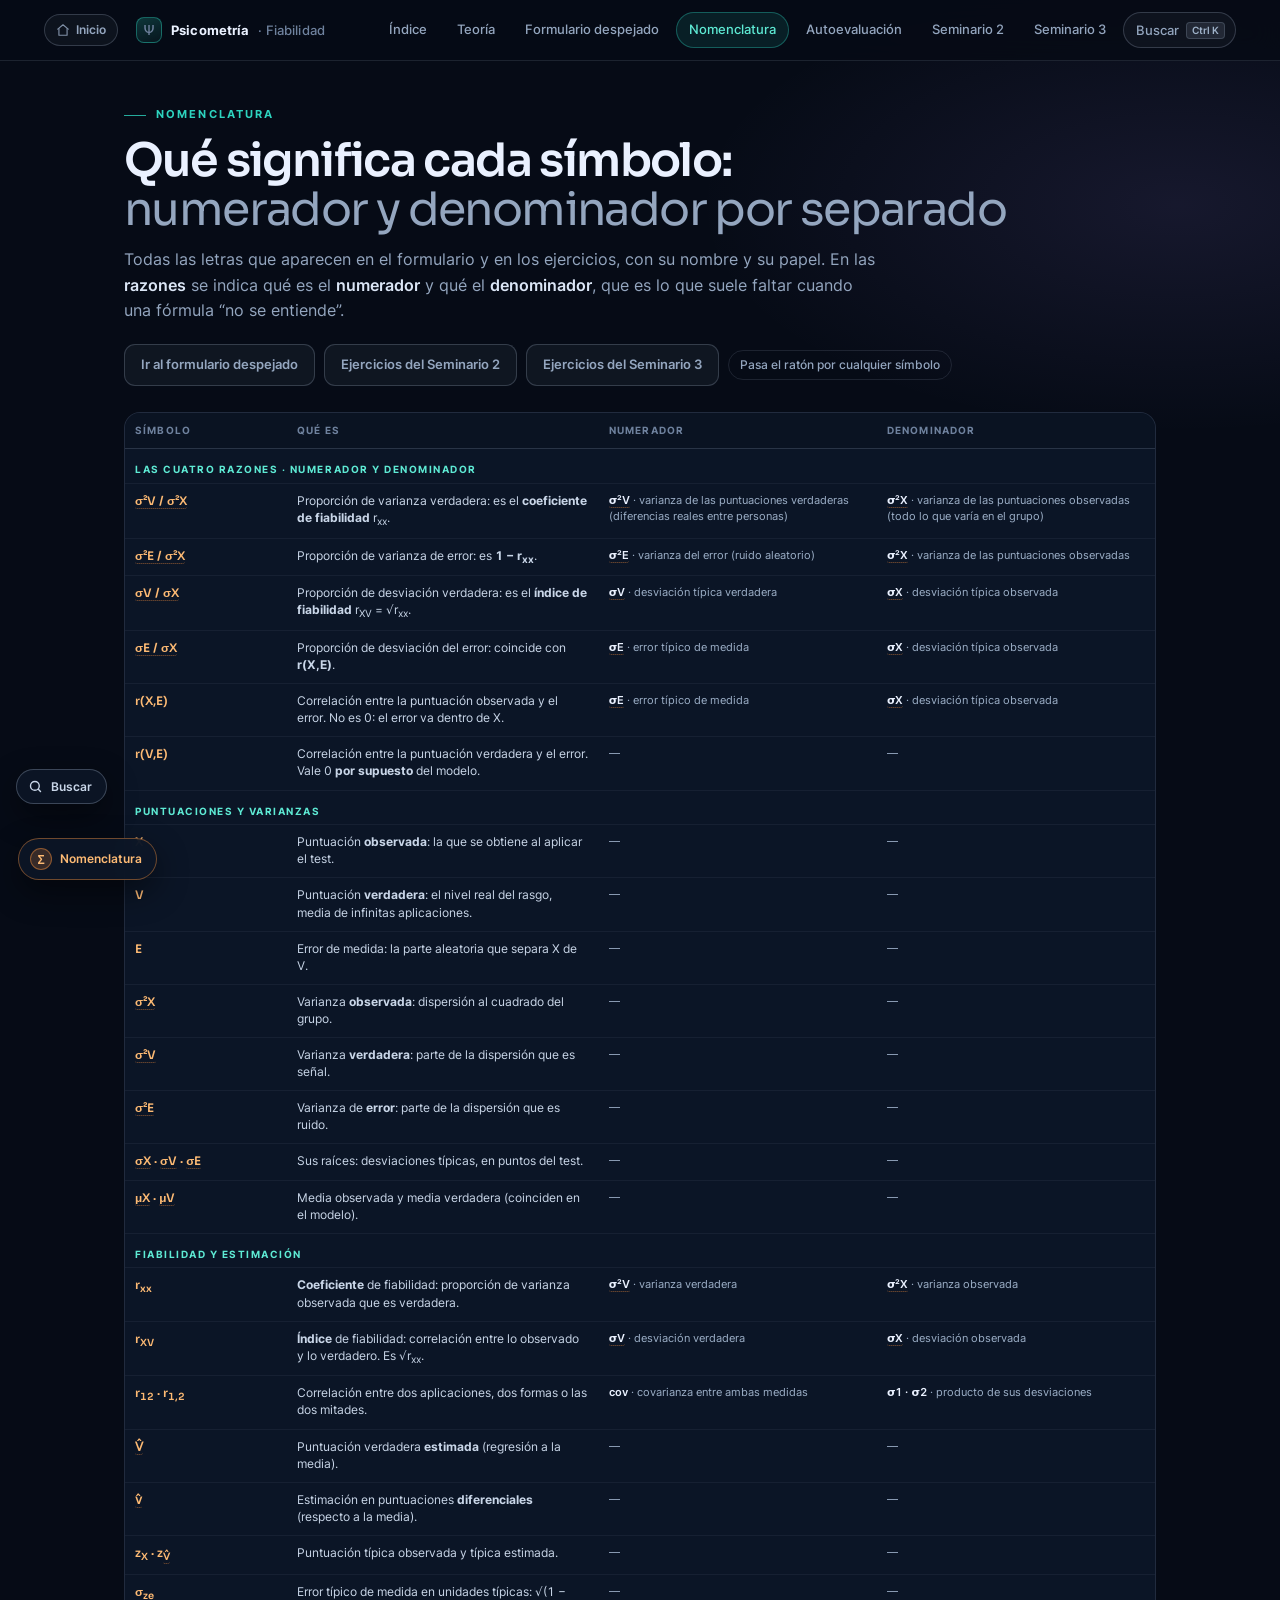
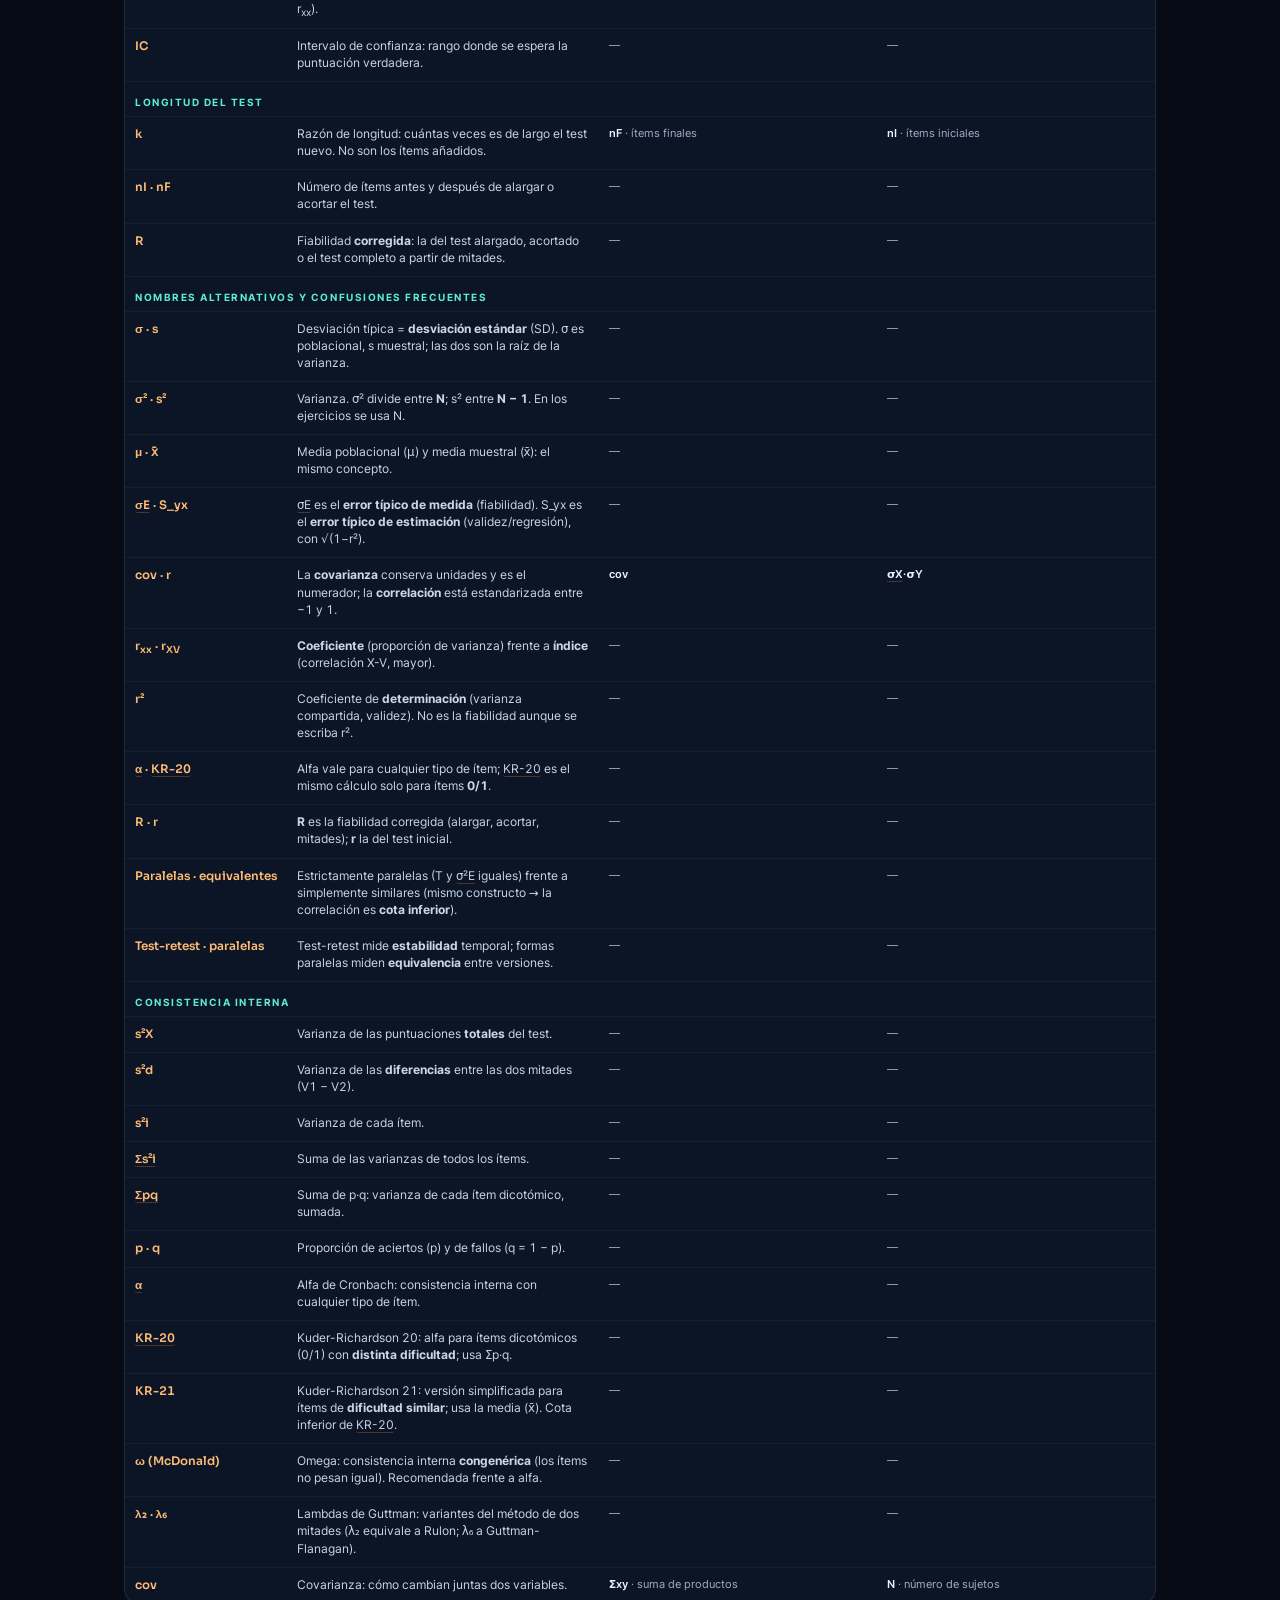
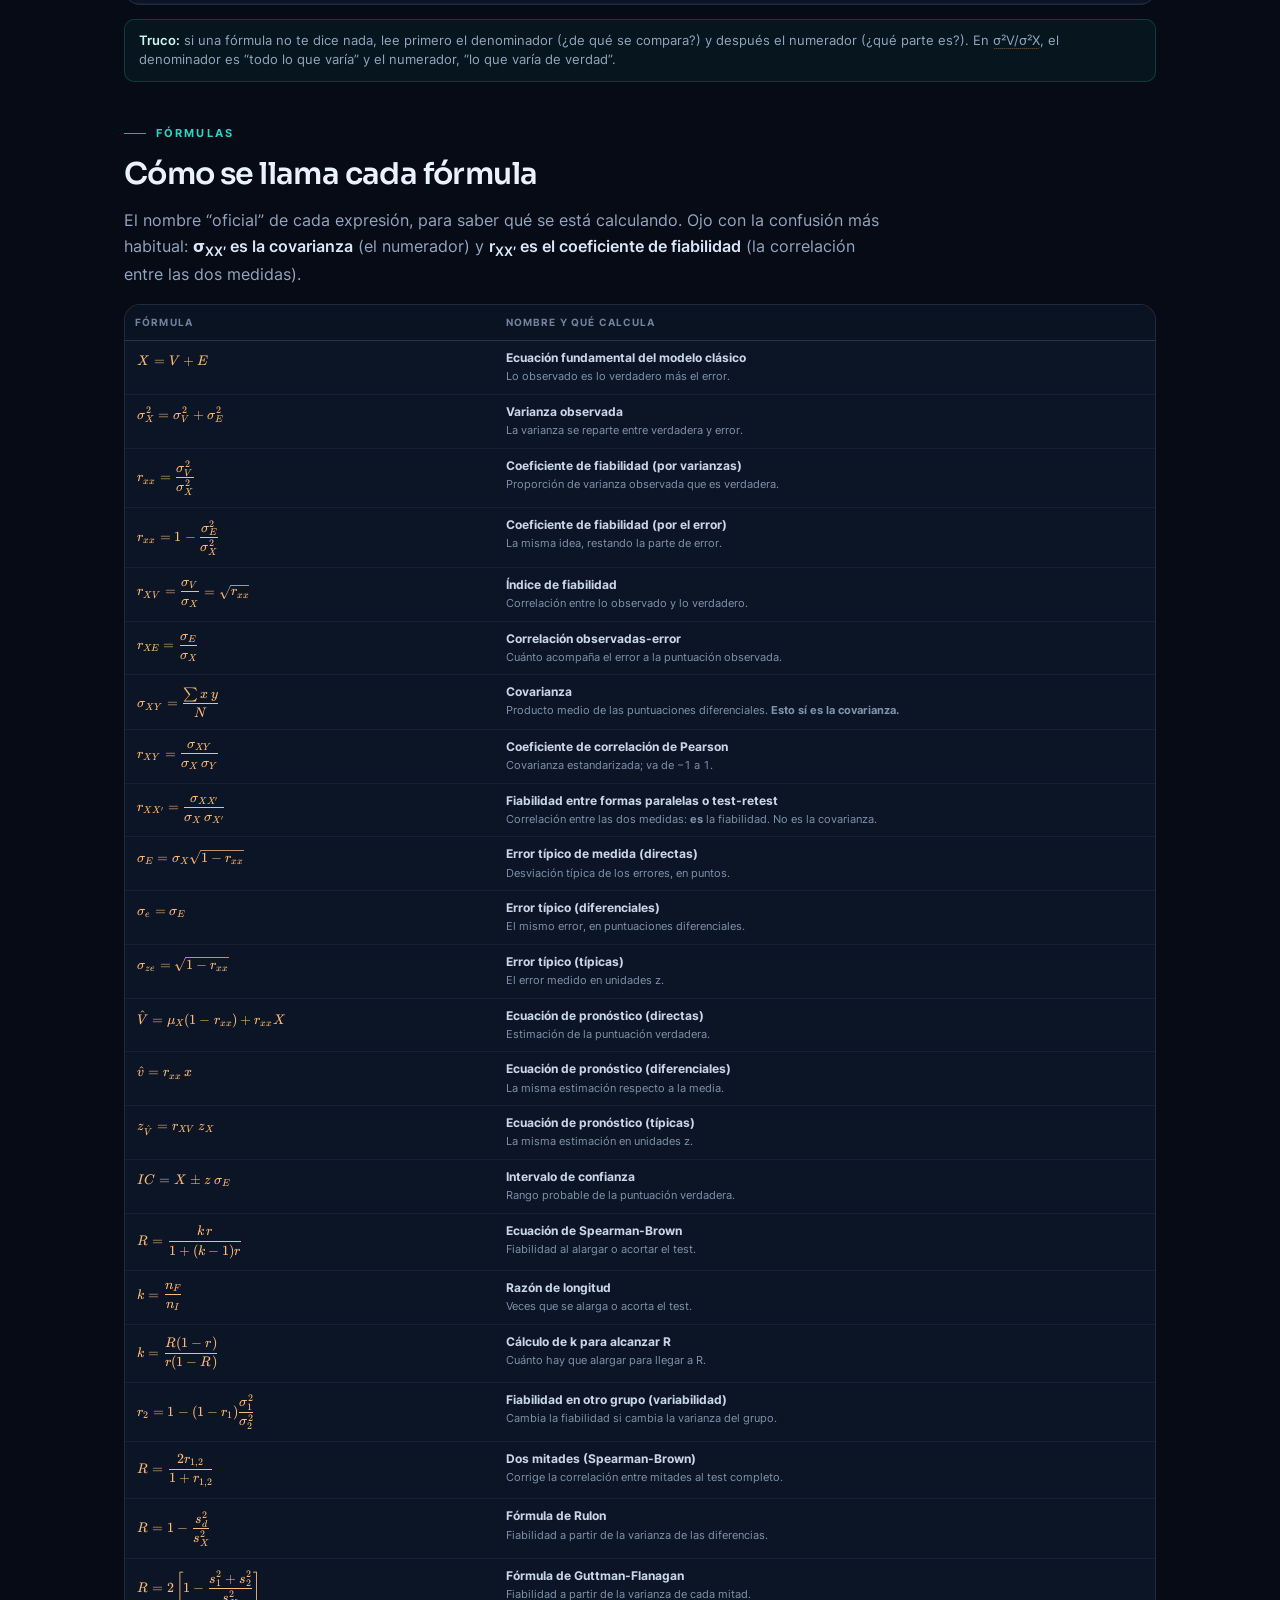
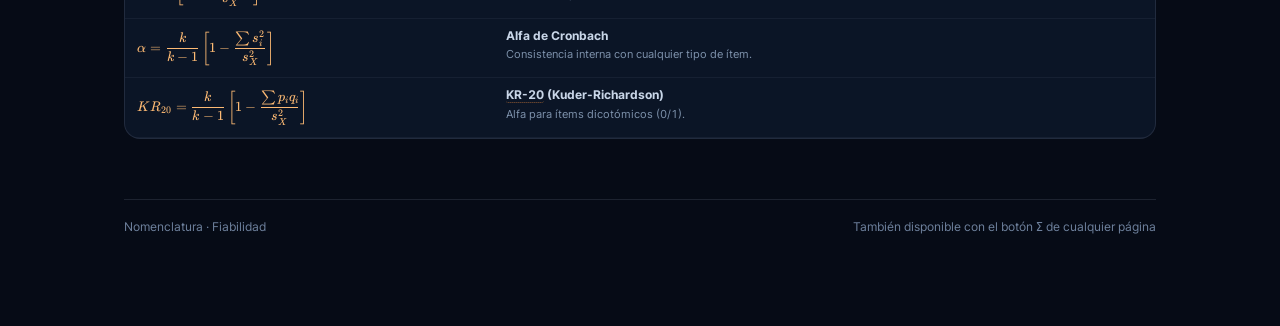
<file: ejercicios/nomenclatura.html>
<!DOCTYPE html>
<html lang="es">
<head>
<meta charset="UTF-8">
<meta name="viewport" content="width=device-width, initial-scale=1.0">
<meta name="theme-color" content="#060b16">
<title>Nomenclatura · Fiabilidad</title>
<meta name="description" content="Qué significa cada símbolo de fiabilidad: X, V, E, σ², r_xx, r_XV, k, R, alfa, KR-20 y el numerador y denominador de cada razón.">
<link rel="icon" type="image/svg+xml" href="assets/favicon.svg">
<link rel="stylesheet" href="assets/vendor/katex/katex.min.css">
<link rel="stylesheet" href="assets/css/ejercicios.css">
<link rel="stylesheet" href="assets/css/glosario.css">
<link rel="stylesheet" href="assets/css/buscador.css">
</head>
<body class="ejercicios">

<header class="topbar">
  <a class="homebtn" href="../index.html" title="Volver al inicio"><svg viewBox="0 0 24 24" width="14" height="14" fill="none" stroke="currentColor" stroke-width="2" stroke-linecap="round" stroke-linejoin="round"><path d="M3 10.5L12 3l9 7.5"/><path d="M5 9.5V21h14V9.5"/></svg><span>Inicio</span></a>
  <a class="brand" href="index.html"><span class="brand__mark">Ψ</span><b>Psicometría</b> <span>· Fiabilidad</span></a>
  <nav class="topnav" aria-label="Secciones">
    <a href="index.html">Índice</a>
    <a href="teoria.html">Teoría</a>
    <a href="formulario.html">Formulario despejado</a>
    <a href="nomenclatura.html" class="is-active">Nomenclatura</a>
    <a href="autoevaluacion.html">Autoevaluación</a>
    <a href="seminario2.html">Seminario 2</a>
    <a href="seminario3.html">Seminario 3</a>
  </nav>
</header>

<main class="wrap">

<section>
  <div class="eyebrow">Nomenclatura</div>
  <h1>Qué significa cada símbolo:<br><span class="thin">numerador y denominador por separado</span></h1>
  <p class="lead">Todas las letras que aparecen en el formulario y en los ejercicios, con su nombre y su papel. En las <b>razones</b> se indica qué es el <b>numerador</b> y qué el <b>denominador</b>, que es lo que suele faltar cuando una fórmula “no se entiende”.</p>
  <div class="tools">
    <a class="btn btn--ghost" href="formulario.html">Ir al formulario despejado</a>
    <a class="btn btn--ghost" href="seminario2.html">Ejercicios del Seminario 2</a>
    <a class="btn btn--ghost" href="seminario3.html">Ejercicios del Seminario 3</a>
    <span class="chip">Pasa el ratón por cualquier símbolo</span>
  </div>
</section>

<section style="margin-top:26px">
  <div class="card card--tight" style="padding:0;overflow:auto">
    <table class="g-table" style="min-width:760px">
      <thead><tr><th>Símbolo</th><th>Qué es</th><th>Numerador</th><th>Denominador</th></tr></thead>
      <tbody><tr class="g-group"><td colspan="4">Las cuatro razones · numerador y denominador</td></tr><tr><td class="g-sym">σ²V / σ²X</td><td>Proporción de varianza verdadera: es el <b>coeficiente de fiabilidad</b> r<sub>xx</sub>.</td><td class="g-num"><b>σ²V</b> · varianza de las puntuaciones verdaderas (diferencias reales entre personas)</td><td class="g-num"><b>σ²X</b> · varianza de las puntuaciones observadas (todo lo que varía en el grupo)</td></tr><tr><td class="g-sym">σ²E / σ²X</td><td>Proporción de varianza de error: es <b>1 − r<sub>xx</sub></b>.</td><td class="g-num"><b>σ²E</b> · varianza del error (ruido aleatorio)</td><td class="g-num"><b>σ²X</b> · varianza de las puntuaciones observadas</td></tr><tr><td class="g-sym">σV / σX</td><td>Proporción de desviación verdadera: es el <b>índice de fiabilidad</b> r<sub>XV</sub> = √r<sub>xx</sub>.</td><td class="g-num"><b>σV</b> · desviación típica verdadera</td><td class="g-num"><b>σX</b> · desviación típica observada</td></tr><tr><td class="g-sym">σE / σX</td><td>Proporción de desviación del error: coincide con <b>r(X,E)</b>.</td><td class="g-num"><b>σE</b> · error típico de medida</td><td class="g-num"><b>σX</b> · desviación típica observada</td></tr><tr><td class="g-sym">r(X,E)</td><td>Correlación entre la puntuación observada y el error. No es 0: el error va dentro de X.</td><td class="g-num"><b>σE</b> · error típico de medida</td><td class="g-num"><b>σX</b> · desviación típica observada</td></tr><tr><td class="g-sym">r(V,E)</td><td>Correlación entre la puntuación verdadera y el error. Vale 0 <b>por supuesto</b> del modelo.</td><td class="g-num">—</td><td class="g-num">—</td></tr><tr class="g-group"><td colspan="4">Puntuaciones y varianzas</td></tr><tr><td class="g-sym">X</td><td>Puntuación <b>observada</b>: la que se obtiene al aplicar el test.</td><td class="g-num">—</td><td class="g-num">—</td></tr><tr><td class="g-sym">V</td><td>Puntuación <b>verdadera</b>: el nivel real del rasgo, media de infinitas aplicaciones.</td><td class="g-num">—</td><td class="g-num">—</td></tr><tr><td class="g-sym">E</td><td>Error de medida: la parte aleatoria que separa X de V.</td><td class="g-num">—</td><td class="g-num">—</td></tr><tr><td class="g-sym">σ²X</td><td>Varianza <b>observada</b>: dispersión al cuadrado del grupo.</td><td class="g-num">—</td><td class="g-num">—</td></tr><tr><td class="g-sym">σ²V</td><td>Varianza <b>verdadera</b>: parte de la dispersión que es señal.</td><td class="g-num">—</td><td class="g-num">—</td></tr><tr><td class="g-sym">σ²E</td><td>Varianza de <b>error</b>: parte de la dispersión que es ruido.</td><td class="g-num">—</td><td class="g-num">—</td></tr><tr><td class="g-sym">σX · σV · σE</td><td>Sus raíces: desviaciones típicas, en puntos del test.</td><td class="g-num">—</td><td class="g-num">—</td></tr><tr><td class="g-sym">μX · μV</td><td>Media observada y media verdadera (coinciden en el modelo).</td><td class="g-num">—</td><td class="g-num">—</td></tr><tr class="g-group"><td colspan="4">Fiabilidad y estimación</td></tr><tr><td class="g-sym">r<sub>xx</sub></td><td><b>Coeficiente</b> de fiabilidad: proporción de varianza observada que es verdadera.</td><td class="g-num"><b>σ²V</b> · varianza verdadera</td><td class="g-num"><b>σ²X</b> · varianza observada</td></tr><tr><td class="g-sym">r<sub>XV</sub></td><td><b>Índice</b> de fiabilidad: correlación entre lo observado y lo verdadero. Es √r<sub>xx</sub>.</td><td class="g-num"><b>σV</b> · desviación verdadera</td><td class="g-num"><b>σX</b> · desviación observada</td></tr><tr><td class="g-sym">r<sub>12</sub> · r<sub>1,2</sub></td><td>Correlación entre dos aplicaciones, dos formas o las dos mitades.</td><td class="g-num"><b>cov</b> · covarianza entre ambas medidas</td><td class="g-num"><b>σ1 · σ2</b> · producto de sus desviaciones</td></tr><tr><td class="g-sym">V̂</td><td>Puntuación verdadera <b>estimada</b> (regresión a la media).</td><td class="g-num">—</td><td class="g-num">—</td></tr><tr><td class="g-sym">v̂</td><td>Estimación en puntuaciones <b>diferenciales</b> (respecto a la media).</td><td class="g-num">—</td><td class="g-num">—</td></tr><tr><td class="g-sym">z<sub>X</sub> · z<sub>V̂</sub></td><td>Puntuación típica observada y típica estimada.</td><td class="g-num">—</td><td class="g-num">—</td></tr><tr><td class="g-sym">σ<sub>ze</sub></td><td>Error típico de medida en unidades típicas: √(1 − r<sub>xx</sub>).</td><td class="g-num">—</td><td class="g-num">—</td></tr><tr><td class="g-sym">IC</td><td>Intervalo de confianza: rango donde se espera la puntuación verdadera.</td><td class="g-num">—</td><td class="g-num">—</td></tr><tr class="g-group"><td colspan="4">Longitud del test</td></tr><tr><td class="g-sym">k</td><td>Razón de longitud: cuántas veces es de largo el test nuevo. No son los ítems añadidos.</td><td class="g-num"><b>nF</b> · ítems finales</td><td class="g-num"><b>nI</b> · ítems iniciales</td></tr><tr><td class="g-sym">nI · nF</td><td>Número de ítems antes y después de alargar o acortar el test.</td><td class="g-num">—</td><td class="g-num">—</td></tr><tr><td class="g-sym">R</td><td>Fiabilidad <b>corregida</b>: la del test alargado, acortado o el test completo a partir de mitades.</td><td class="g-num">—</td><td class="g-num">—</td></tr><tr class="g-group"><td colspan="4">Nombres alternativos y confusiones frecuentes</td></tr><tr><td class="g-sym">σ · s</td><td>Desviación típica = <b>desviación estándar</b> (SD). σ es poblacional, s muestral; las dos son la raíz de la varianza.</td><td class="g-num">—</td><td class="g-num">—</td></tr><tr><td class="g-sym">σ² · s²</td><td>Varianza. σ² divide entre <b>N</b>; s² entre <b>N − 1</b>. En los ejercicios se usa N.</td><td class="g-num">—</td><td class="g-num">—</td></tr><tr><td class="g-sym">μ · x̄</td><td>Media poblacional (μ) y media muestral (x̄): el mismo concepto.</td><td class="g-num">—</td><td class="g-num">—</td></tr><tr><td class="g-sym">σE · S_yx</td><td>σE es el <b>error típico de medida</b> (fiabilidad). S_yx es el <b>error típico de estimación</b> (validez/regresión), con √(1−r²).</td><td class="g-num">—</td><td class="g-num">—</td></tr><tr><td class="g-sym">cov · r</td><td>La <b>covarianza</b> conserva unidades y es el numerador; la <b>correlación</b> está estandarizada entre −1 y 1.</td><td class="g-num"><b>cov</b></td><td class="g-num"><b>σX·σY</b></td></tr><tr><td class="g-sym">r<sub>xx</sub> · r<sub>XV</sub></td><td><b>Coeficiente</b> (proporción de varianza) frente a <b>índice</b> (correlación X-V, mayor).</td><td class="g-num">—</td><td class="g-num">—</td></tr><tr><td class="g-sym">r²</td><td>Coeficiente de <b>determinación</b> (varianza compartida, validez). No es la fiabilidad aunque se escriba r².</td><td class="g-num">—</td><td class="g-num">—</td></tr><tr><td class="g-sym">α · KR-20</td><td>Alfa vale para cualquier tipo de ítem; KR-20 es el mismo cálculo solo para ítems <b>0/1</b>.</td><td class="g-num">—</td><td class="g-num">—</td></tr><tr><td class="g-sym">R · r</td><td><b>R</b> es la fiabilidad corregida (alargar, acortar, mitades); <b>r</b> la del test inicial.</td><td class="g-num">—</td><td class="g-num">—</td></tr><tr><td class="g-sym">Paralelas · equivalentes</td><td>Estrictamente paralelas (T y σ²E iguales) frente a simplemente similares (mismo constructo → la correlación es <b>cota inferior</b>).</td><td class="g-num">—</td><td class="g-num">—</td></tr><tr><td class="g-sym">Test-retest · paralelas</td><td>Test-retest mide <b>estabilidad</b> temporal; formas paralelas miden <b>equivalencia</b> entre versiones.</td><td class="g-num">—</td><td class="g-num">—</td></tr><tr class="g-group"><td colspan="4">Consistencia interna</td></tr><tr><td class="g-sym">s²X</td><td>Varianza de las puntuaciones <b>totales</b> del test.</td><td class="g-num">—</td><td class="g-num">—</td></tr><tr><td class="g-sym">s²d</td><td>Varianza de las <b>diferencias</b> entre las dos mitades (V1 − V2).</td><td class="g-num">—</td><td class="g-num">—</td></tr><tr><td class="g-sym">s²i</td><td>Varianza de cada ítem.</td><td class="g-num">—</td><td class="g-num">—</td></tr><tr><td class="g-sym">Σs²i</td><td>Suma de las varianzas de todos los ítems.</td><td class="g-num">—</td><td class="g-num">—</td></tr><tr><td class="g-sym">Σpq</td><td>Suma de p·q: varianza de cada ítem dicotómico, sumada.</td><td class="g-num">—</td><td class="g-num">—</td></tr><tr><td class="g-sym">p · q</td><td>Proporción de aciertos (p) y de fallos (q = 1 − p).</td><td class="g-num">—</td><td class="g-num">—</td></tr><tr><td class="g-sym">α</td><td>Alfa de Cronbach: consistencia interna con cualquier tipo de ítem.</td><td class="g-num">—</td><td class="g-num">—</td></tr><tr><td class="g-sym">KR-20</td><td>Kuder-Richardson 20: alfa para ítems dicotómicos (0/1) con <b>distinta dificultad</b>; usa Σp·q.</td><td class="g-num">—</td><td class="g-num">—</td></tr><tr><td class="g-sym">KR-21</td><td>Kuder-Richardson 21: versión simplificada para ítems de <b>dificultad similar</b>; usa la media (x̄). Cota inferior de KR-20.</td><td class="g-num">—</td><td class="g-num">—</td></tr><tr><td class="g-sym">ω (McDonald)</td><td>Omega: consistencia interna <b>congenérica</b> (los ítems no pesan igual). Recomendada frente a alfa.</td><td class="g-num">—</td><td class="g-num">—</td></tr><tr><td class="g-sym">λ₂ · λ₆</td><td>Lambdas de Guttman: variantes del método de dos mitades (λ₂ equivale a Rulon; λ₆ a Guttman-Flanagan).</td><td class="g-num">—</td><td class="g-num">—</td></tr><tr><td class="g-sym">cov</td><td>Covarianza: cómo cambian juntas dos variables.</td><td class="g-num"><b>Σxy</b> · suma de productos</td><td class="g-num"><b>N</b> · número de sujetos</td></tr></tbody>
    </table>
  </div>
  <div class="note note--key" style="margin-top:14px">
    <b>Truco:</b> si una fórmula no te dice nada, lee primero el denominador (¿de qué se compara?) y después el numerador (¿qué parte es?). En σ²V/σ²X, el denominador es “todo lo que varía” y el numerador, “lo que varía de verdad”.
  </div>
</section>


<section style="margin-top:44px" id="formulas">
  <div class="eyebrow">Fórmulas</div>
  <h2 style="font-family:var(--font-display);font-size:clamp(22px,3vw,30px);margin-top:8px">Cómo se llama cada fórmula</h2>
  <p class="lead" style="margin-top:10px">El nombre “oficial” de cada expresión, para saber qué se está calculando. Ojo con la confusión más habitual: <b>σ<sub>XX′</sub> es la covarianza</b> (el numerador) y <b>r<sub>XX′</sub> es el coeficiente de fiabilidad</b> (la correlación entre las dos medidas).</p>
  <div class="card card--tight" style="margin-top:16px;padding:0;overflow:auto">
    <table class="g-table g-table--formulas" style="min-width:680px">
      <colgroup><col style="width:36%"><col style="width:64%"></colgroup>
      <thead><tr><th>Fórmula</th><th>Nombre y qué calcula</th></tr></thead>
      <tbody><tr><td class="g-fx">\[ X=V+E \]</td><td><b>Ecuación fundamental del modelo clásico</b><div class="g-mini">Lo observado es lo verdadero más el error.</div></td></tr><tr><td class="g-fx">\[ \sigma^2_X=\sigma^2_V+\sigma^2_E \]</td><td><b>Varianza observada</b><div class="g-mini">La varianza se reparte entre verdadera y error.</div></td></tr><tr><td class="g-fx">\[ r_{xx}=\dfrac{\sigma^2_V}{\sigma^2_X} \]</td><td><b>Coeficiente de fiabilidad (por varianzas)</b><div class="g-mini">Proporción de varianza observada que es verdadera.</div></td></tr><tr><td class="g-fx">\[ r_{xx}=1-\dfrac{\sigma^2_E}{\sigma^2_X} \]</td><td><b>Coeficiente de fiabilidad (por el error)</b><div class="g-mini">La misma idea, restando la parte de error.</div></td></tr><tr><td class="g-fx">\[ r_{XV}=\dfrac{\sigma_V}{\sigma_X}=\sqrt{r_{xx}} \]</td><td><b>Índice de fiabilidad</b><div class="g-mini">Correlación entre lo observado y lo verdadero.</div></td></tr><tr><td class="g-fx">\[ r_{XE}=\dfrac{\sigma_E}{\sigma_X} \]</td><td><b>Correlación observadas-error</b><div class="g-mini">Cuánto acompaña el error a la puntuación observada.</div></td></tr><tr><td class="g-fx">\[ \sigma_{XY}=\dfrac{\sum x\,y}{N} \]</td><td><b><b>Covarianza</b></b><div class="g-mini">Producto medio de las puntuaciones diferenciales. <b>Esto sí es la covarianza.</b></div></td></tr><tr><td class="g-fx">\[ r_{XY}=\dfrac{\sigma_{XY}}{\sigma_X\,\sigma_Y} \]</td><td><b>Coeficiente de correlación de Pearson</b><div class="g-mini">Covarianza estandarizada; va de −1 a 1.</div></td></tr><tr><td class="g-fx">\[ r_{XX'}=\dfrac{\sigma_{XX'}}{\sigma_X\,\sigma_{X'}} \]</td><td><b>Fiabilidad entre formas paralelas o test-retest</b><div class="g-mini">Correlación entre las dos medidas: <b>es</b> la fiabilidad. No es la covarianza.</div></td></tr><tr><td class="g-fx">\[ \sigma_E=\sigma_X\sqrt{1-r_{xx}} \]</td><td><b>Error típico de medida (directas)</b><div class="g-mini">Desviación típica de los errores, en puntos.</div></td></tr><tr><td class="g-fx">\[ \sigma_e=\sigma_E \]</td><td><b>Error típico (diferenciales)</b><div class="g-mini">El mismo error, en puntuaciones diferenciales.</div></td></tr><tr><td class="g-fx">\[ \sigma_{ze}=\sqrt{1-r_{xx}} \]</td><td><b>Error típico (típicas)</b><div class="g-mini">El error medido en unidades z.</div></td></tr><tr><td class="g-fx">\[ \hat{V}=\mu_X(1-r_{xx})+r_{xx}X \]</td><td><b>Ecuación de pronóstico (directas)</b><div class="g-mini">Estimación de la puntuación verdadera.</div></td></tr><tr><td class="g-fx">\[ \hat{v}=r_{xx}\,x \]</td><td><b>Ecuación de pronóstico (diferenciales)</b><div class="g-mini">La misma estimación respecto a la media.</div></td></tr><tr><td class="g-fx">\[ z_{\hat{V}}=r_{XV}\,z_X \]</td><td><b>Ecuación de pronóstico (típicas)</b><div class="g-mini">La misma estimación en unidades z.</div></td></tr><tr><td class="g-fx">\[ IC=X\pm z\,\sigma_E \]</td><td><b>Intervalo de confianza</b><div class="g-mini">Rango probable de la puntuación verdadera.</div></td></tr><tr><td class="g-fx">\[ R=\dfrac{k\,r}{1+(k-1)r} \]</td><td><b>Ecuación de Spearman-Brown</b><div class="g-mini">Fiabilidad al alargar o acortar el test.</div></td></tr><tr><td class="g-fx">\[ k=\dfrac{n_F}{n_I} \]</td><td><b>Razón de longitud</b><div class="g-mini">Veces que se alarga o acorta el test.</div></td></tr><tr><td class="g-fx">\[ k=\dfrac{R(1-r)}{r(1-R)} \]</td><td><b>Cálculo de k para alcanzar R</b><div class="g-mini">Cuánto hay que alargar para llegar a R.</div></td></tr><tr><td class="g-fx">\[ r_2=1-(1-r_1)\dfrac{\sigma^2_1}{\sigma^2_2} \]</td><td><b>Fiabilidad en otro grupo (variabilidad)</b><div class="g-mini">Cambia la fiabilidad si cambia la varianza del grupo.</div></td></tr><tr><td class="g-fx">\[ R=\dfrac{2r_{1,2}}{1+r_{1,2}} \]</td><td><b>Dos mitades (Spearman-Brown)</b><div class="g-mini">Corrige la correlación entre mitades al test completo.</div></td></tr><tr><td class="g-fx">\[ R=1-\dfrac{s^2_d}{s^2_X} \]</td><td><b>Fórmula de Rulon</b><div class="g-mini">Fiabilidad a partir de la varianza de las diferencias.</div></td></tr><tr><td class="g-fx">\[ R=2\left[1-\dfrac{s^2_1+s^2_2}{s^2_X}\right] \]</td><td><b>Fórmula de Guttman-Flanagan</b><div class="g-mini">Fiabilidad a partir de la varianza de cada mitad.</div></td></tr><tr><td class="g-fx">\[ \alpha=\dfrac{k}{k-1}\left[1-\dfrac{\sum s^2_i}{s^2_X}\right] \]</td><td><b>Alfa de Cronbach</b><div class="g-mini">Consistencia interna con cualquier tipo de ítem.</div></td></tr><tr><td class="g-fx">\[ KR_{20}=\dfrac{k}{k-1}\left[1-\dfrac{\sum p_iq_i}{s^2_X}\right] \]</td><td><b>KR-20 (Kuder-Richardson)</b><div class="g-mini">Alfa para ítems dicotómicos (0/1).</div></td></tr></tbody>
    </table>
  </div>
</section>

<div class="foot">
  <span>Nomenclatura · Fiabilidad</span>
  <span>También disponible con el botón Σ de cualquier página</span>
</div>

</main>

<script src="assets/vendor/katex/katex.min.js"></script>
<script src="assets/vendor/katex/auto-render.min.js"></script>
<script src="assets/js/ejercicios.js"></script>
<script src="assets/js/indice.js"></script>
<script src="assets/js/glosario.js"></script>
<script src="assets/js/buscador.js"></script>
</body>
</html>
</file>
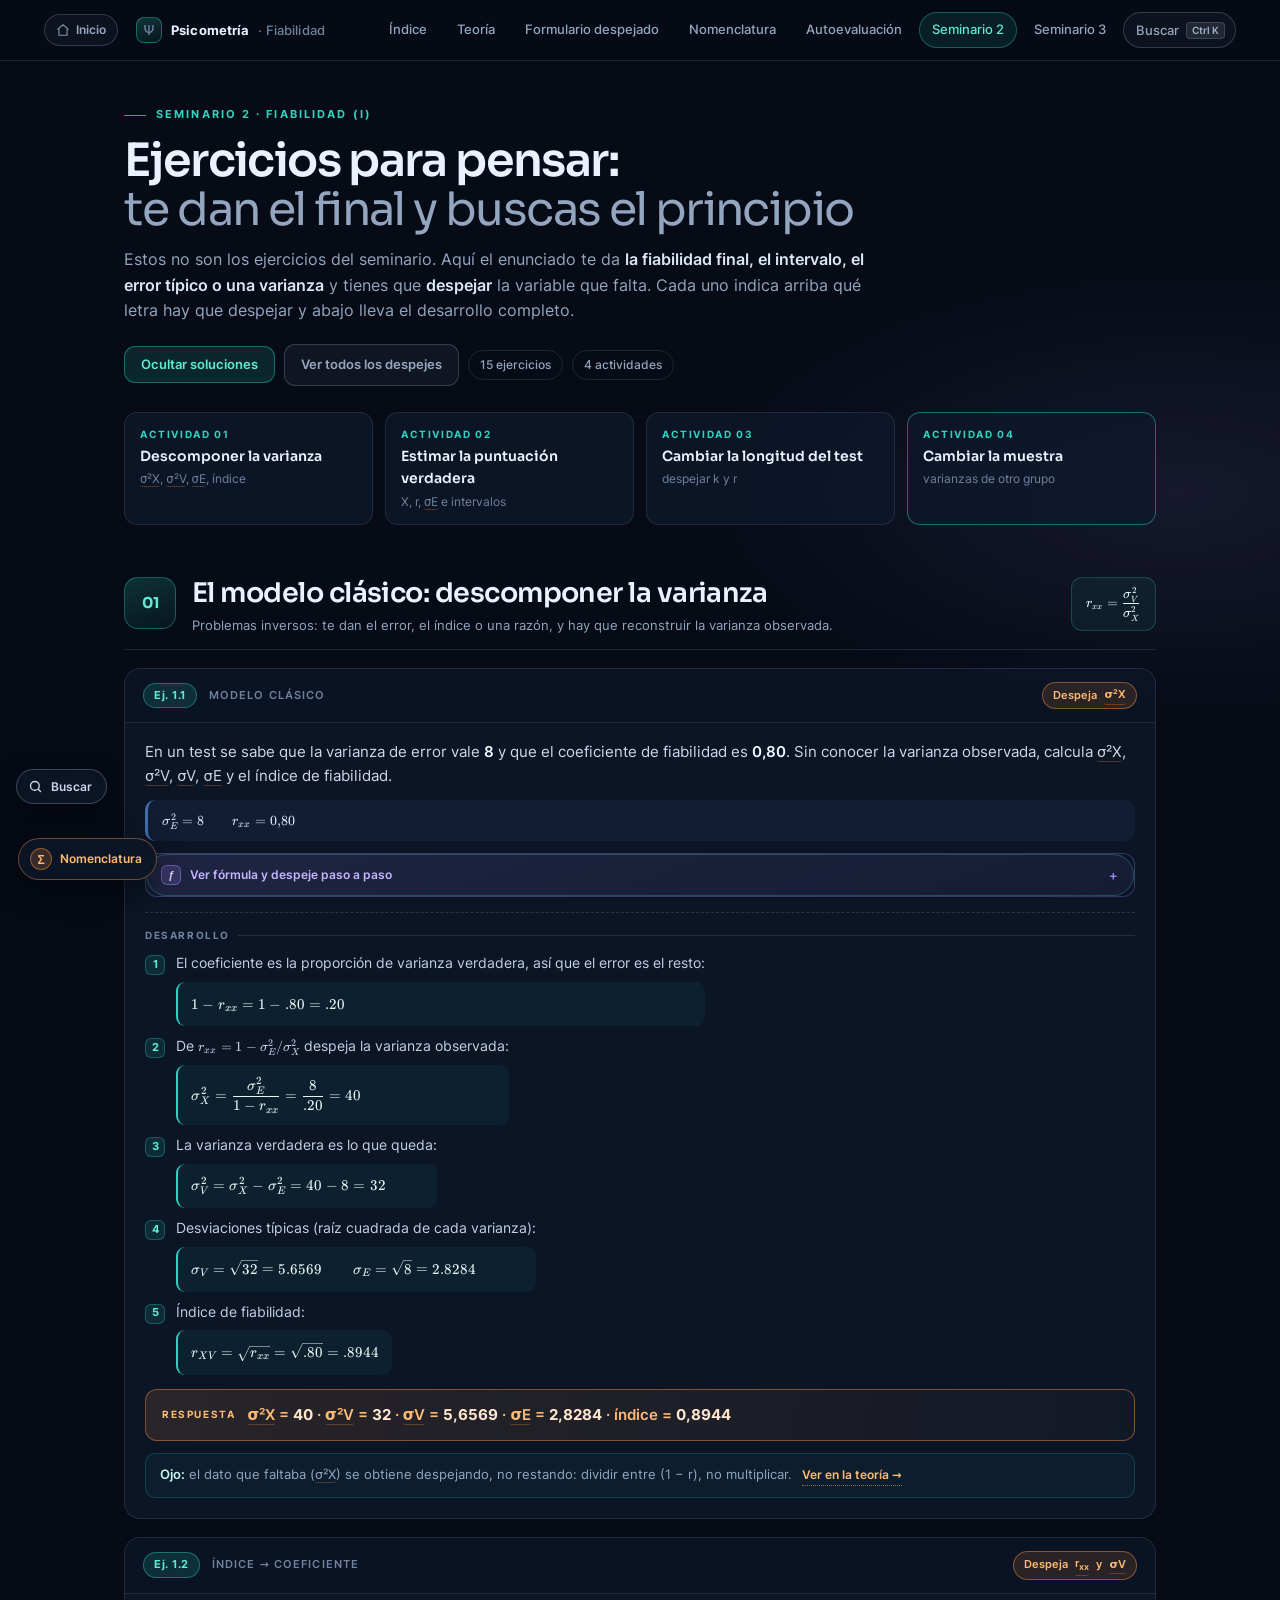
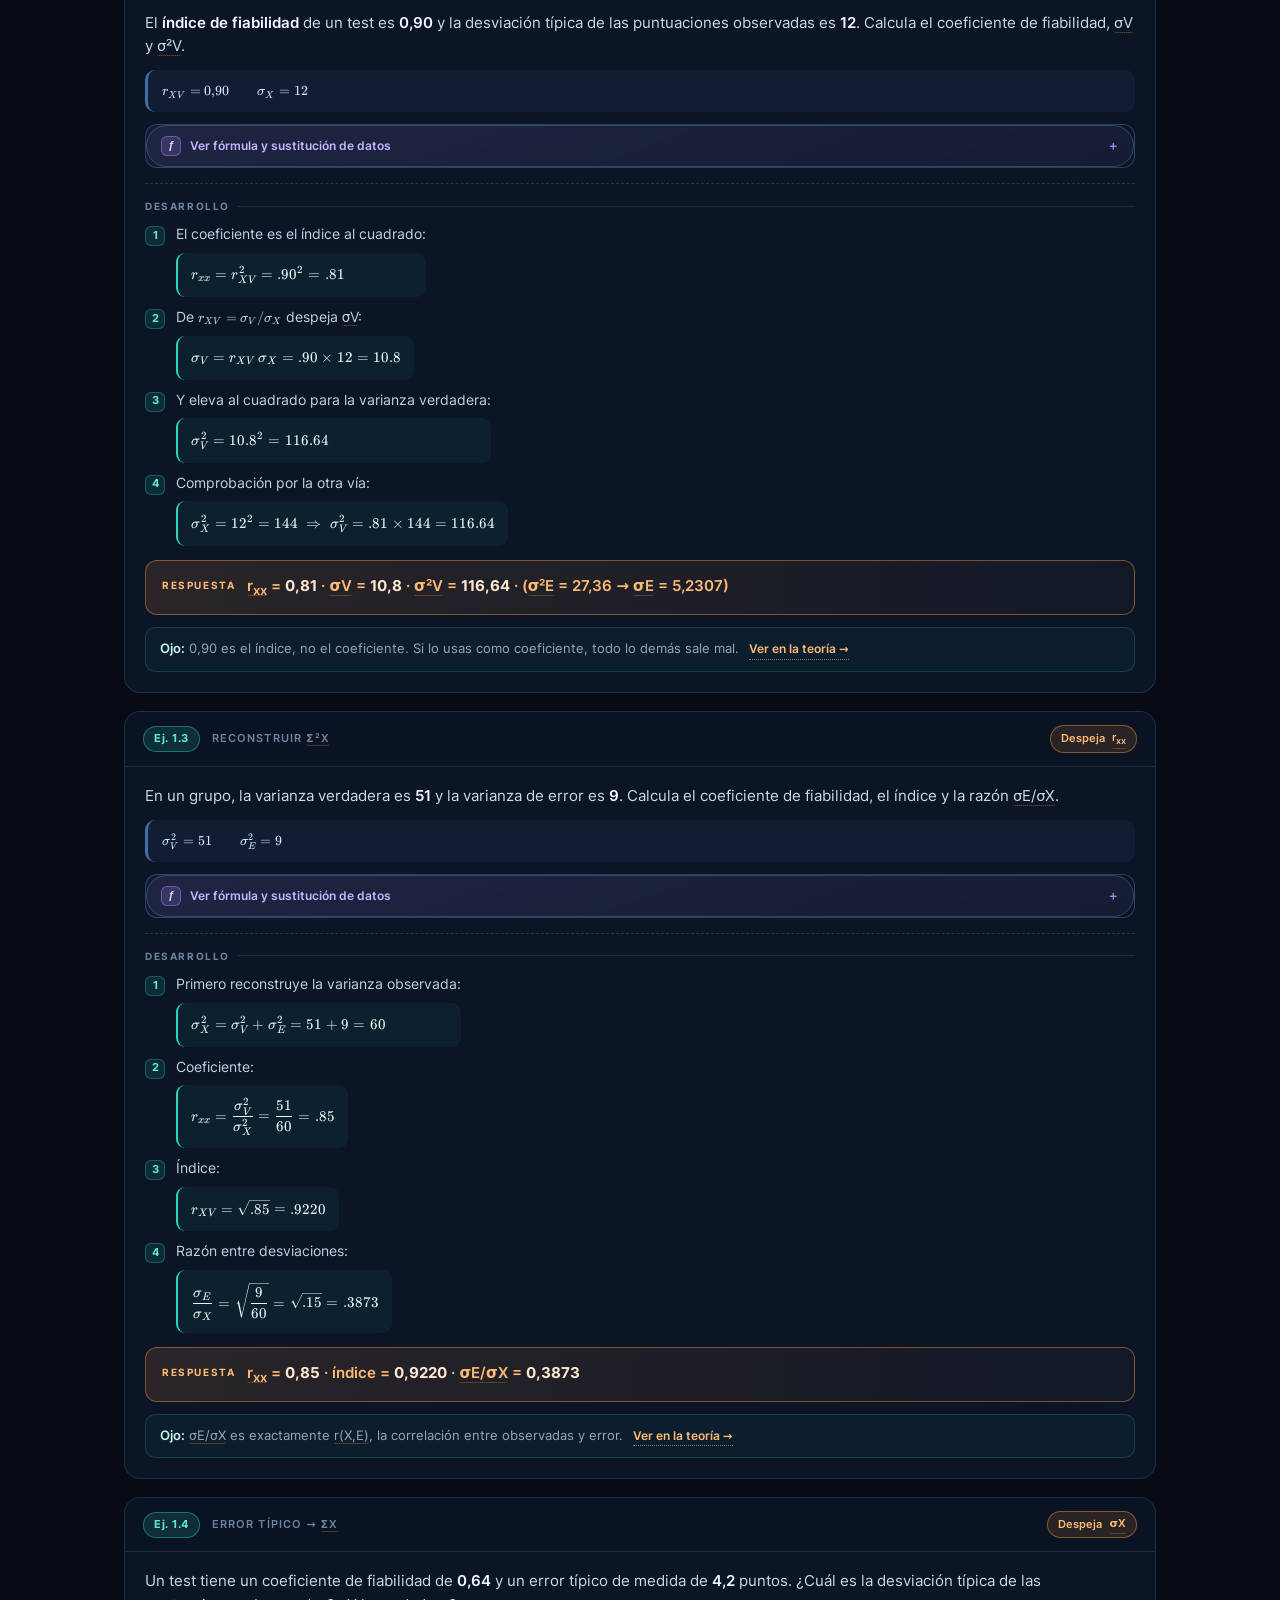
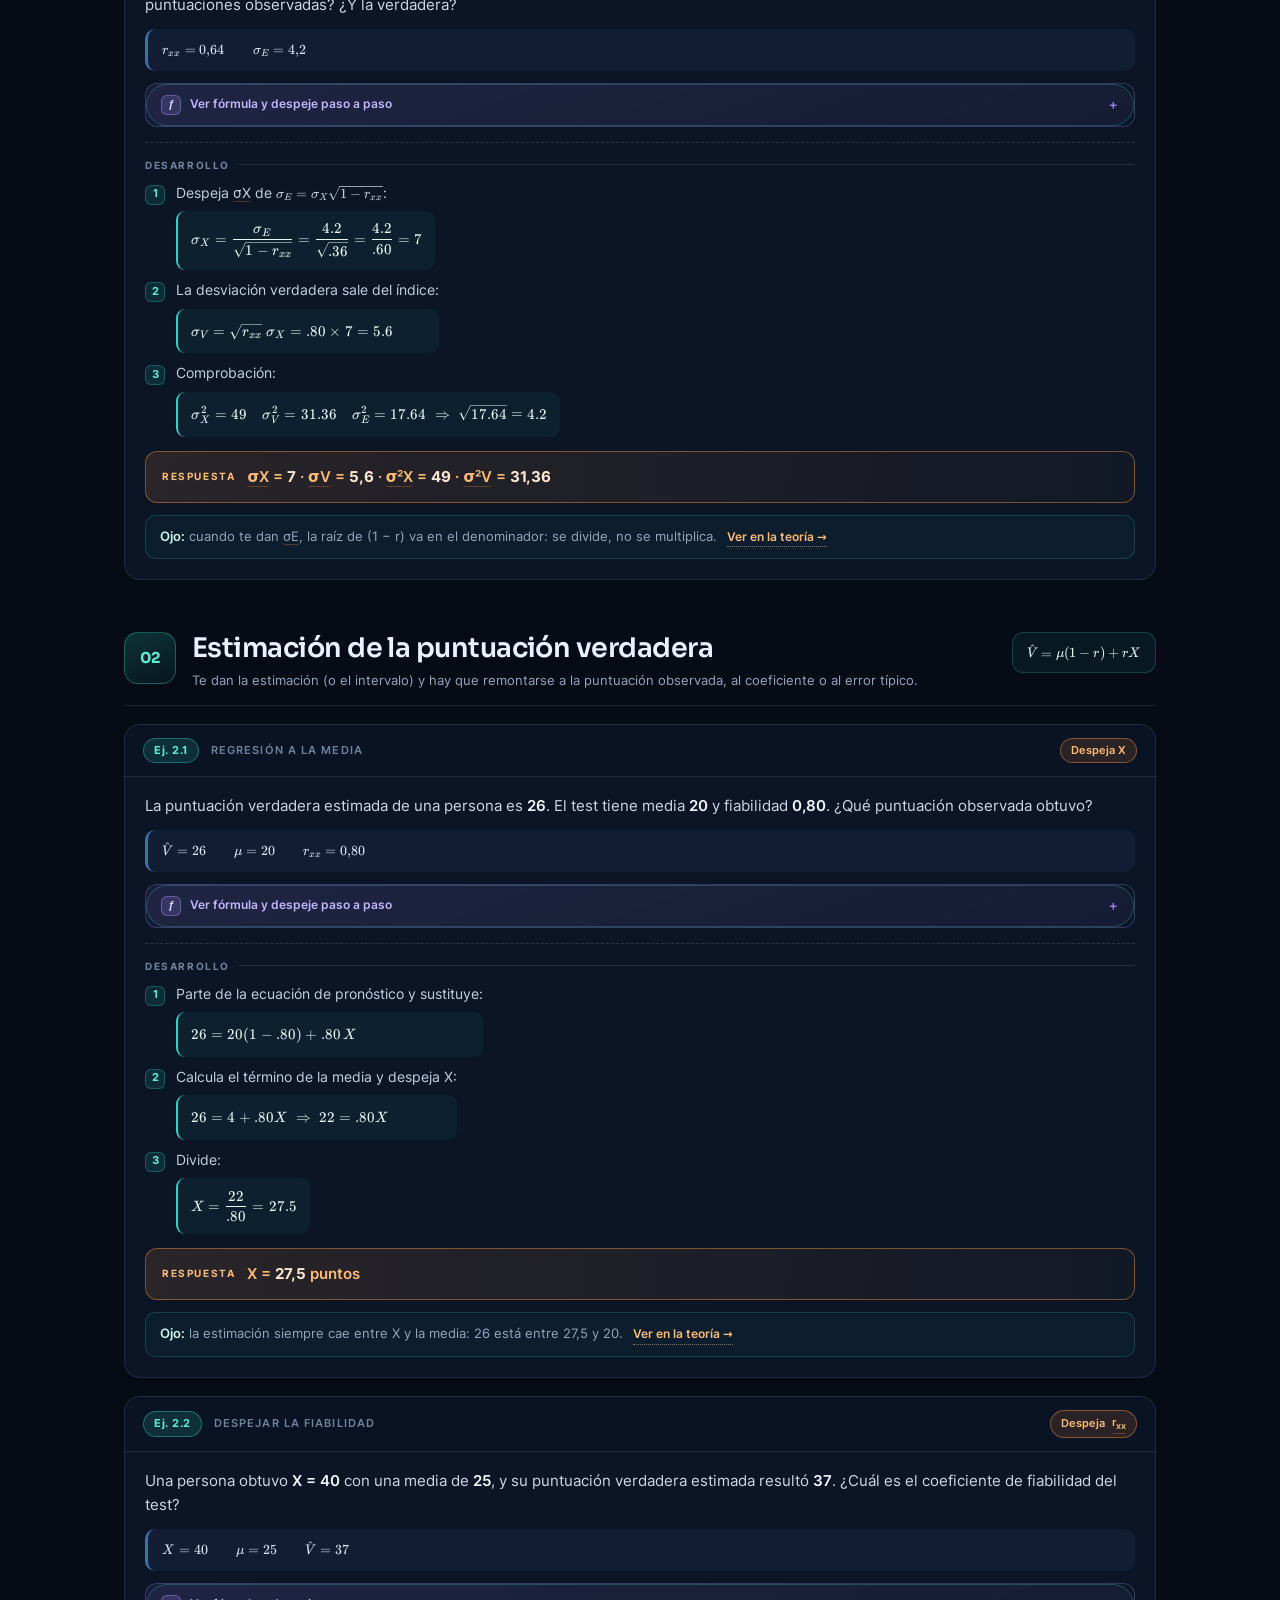
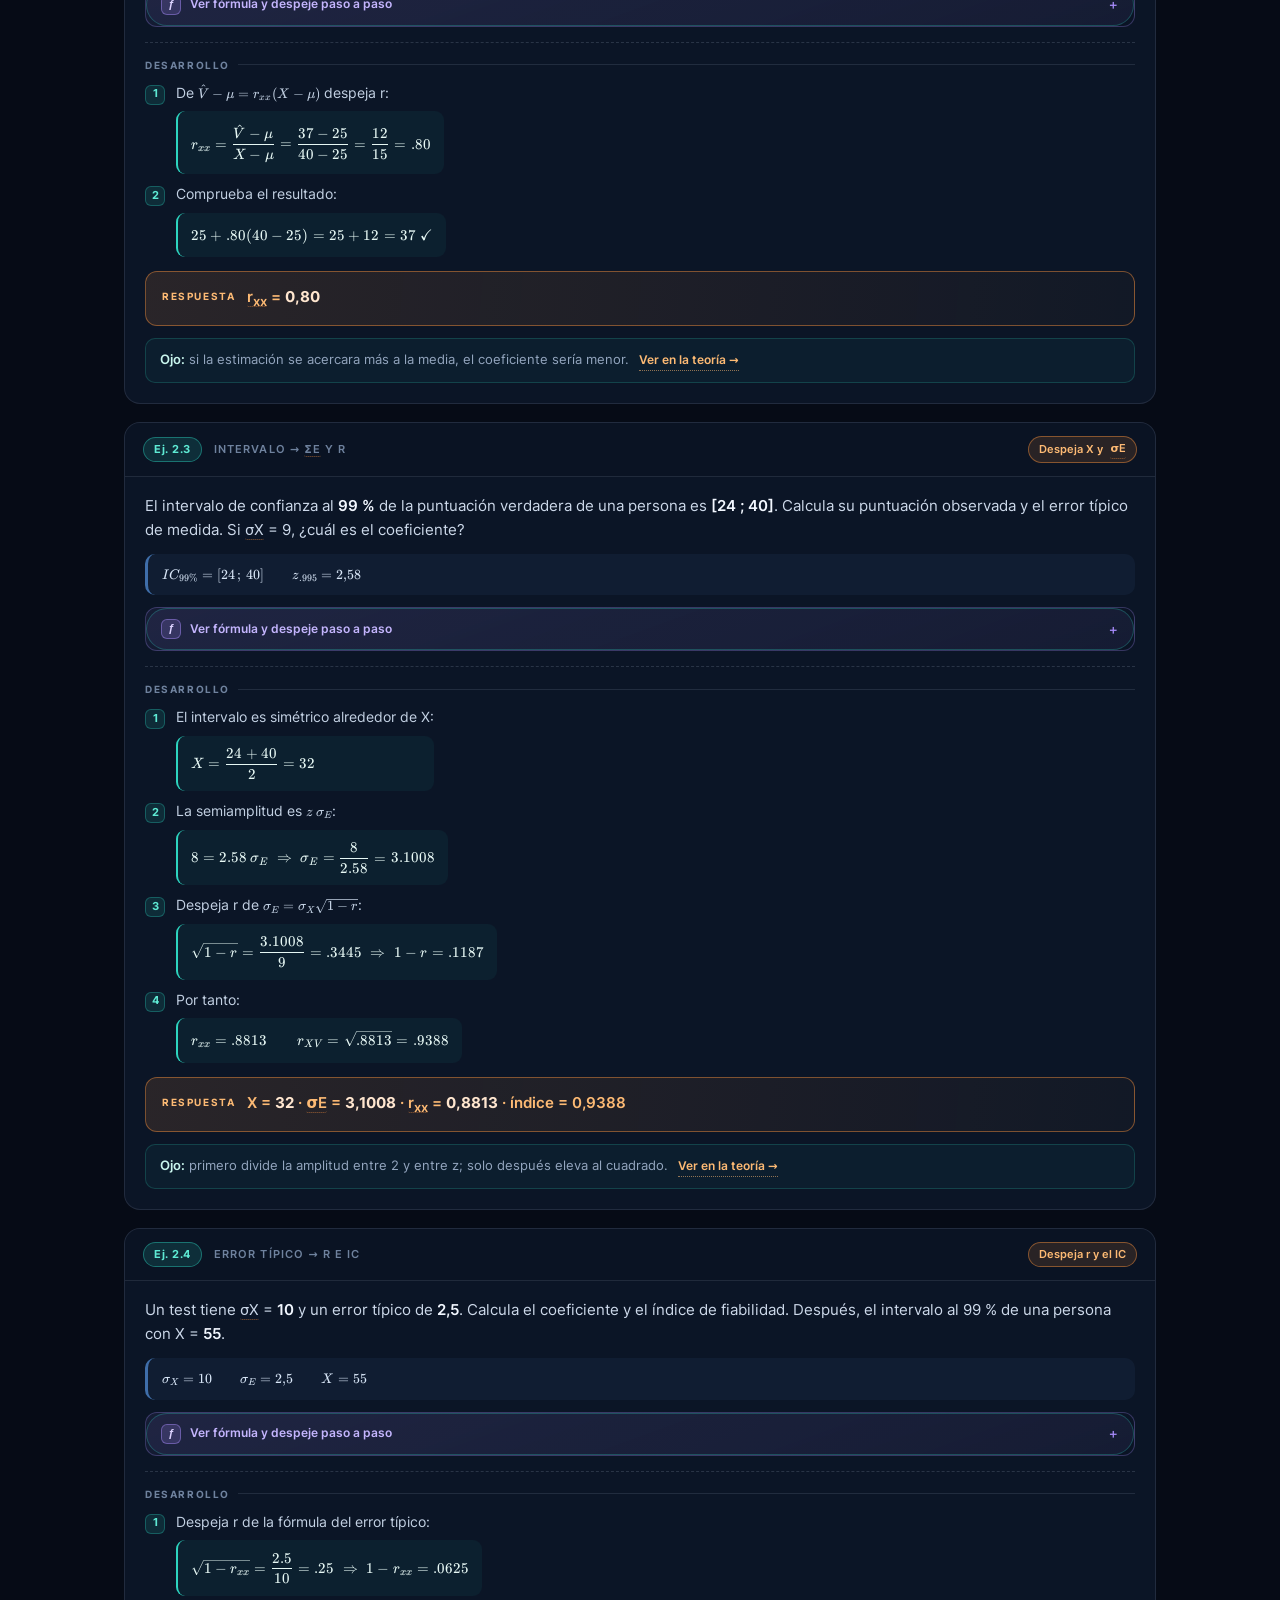
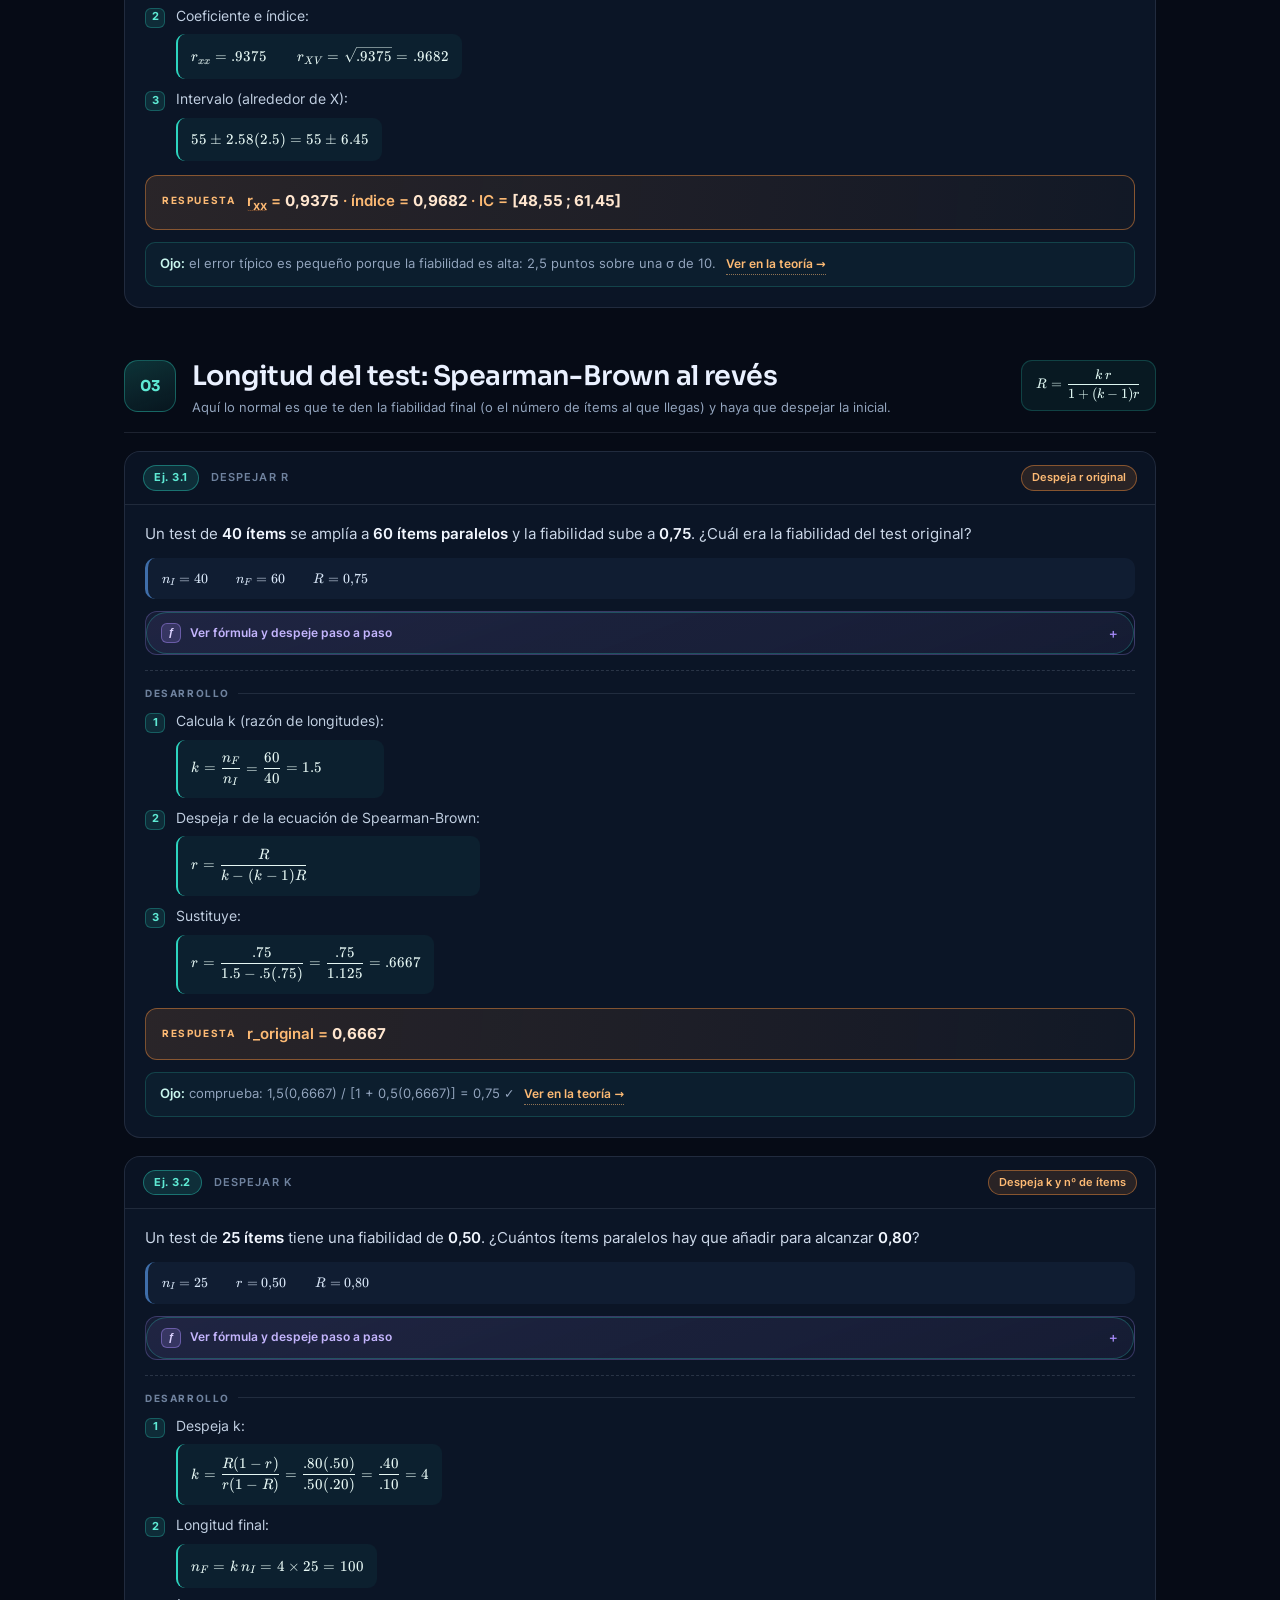
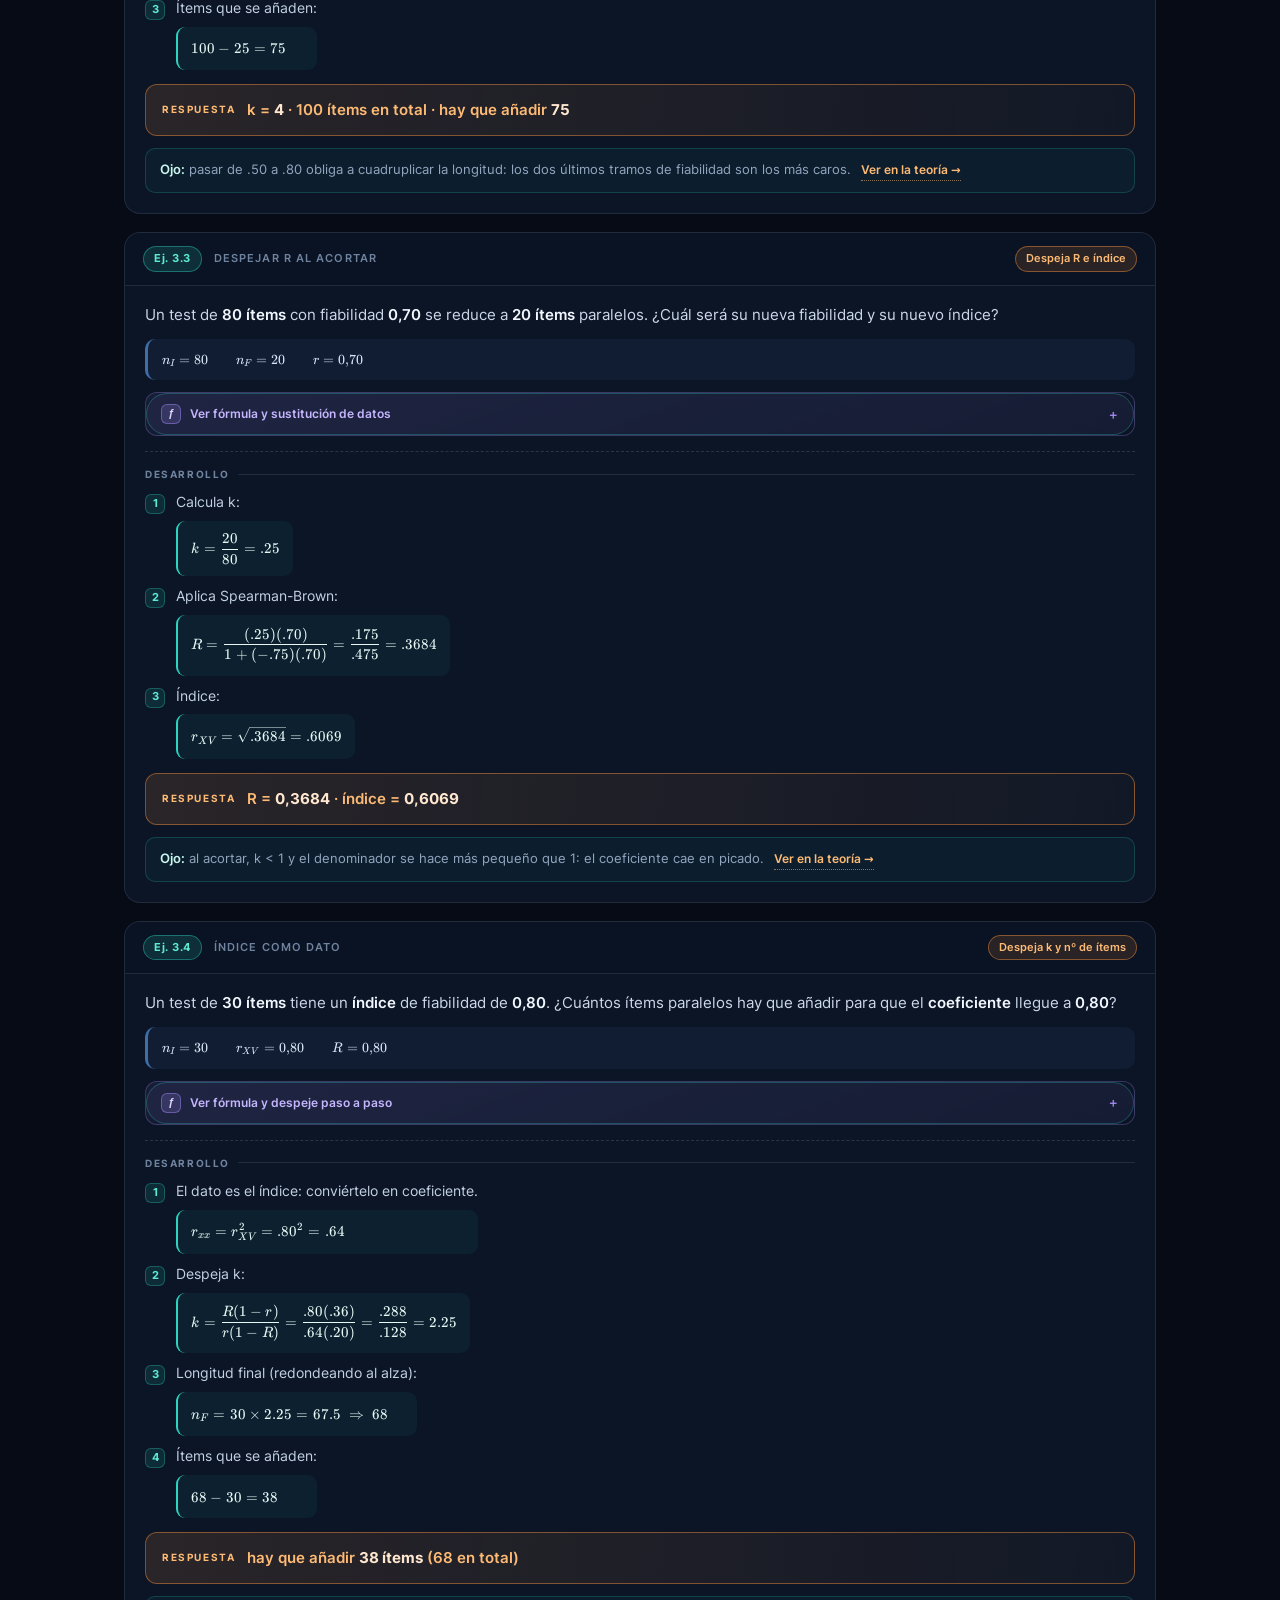
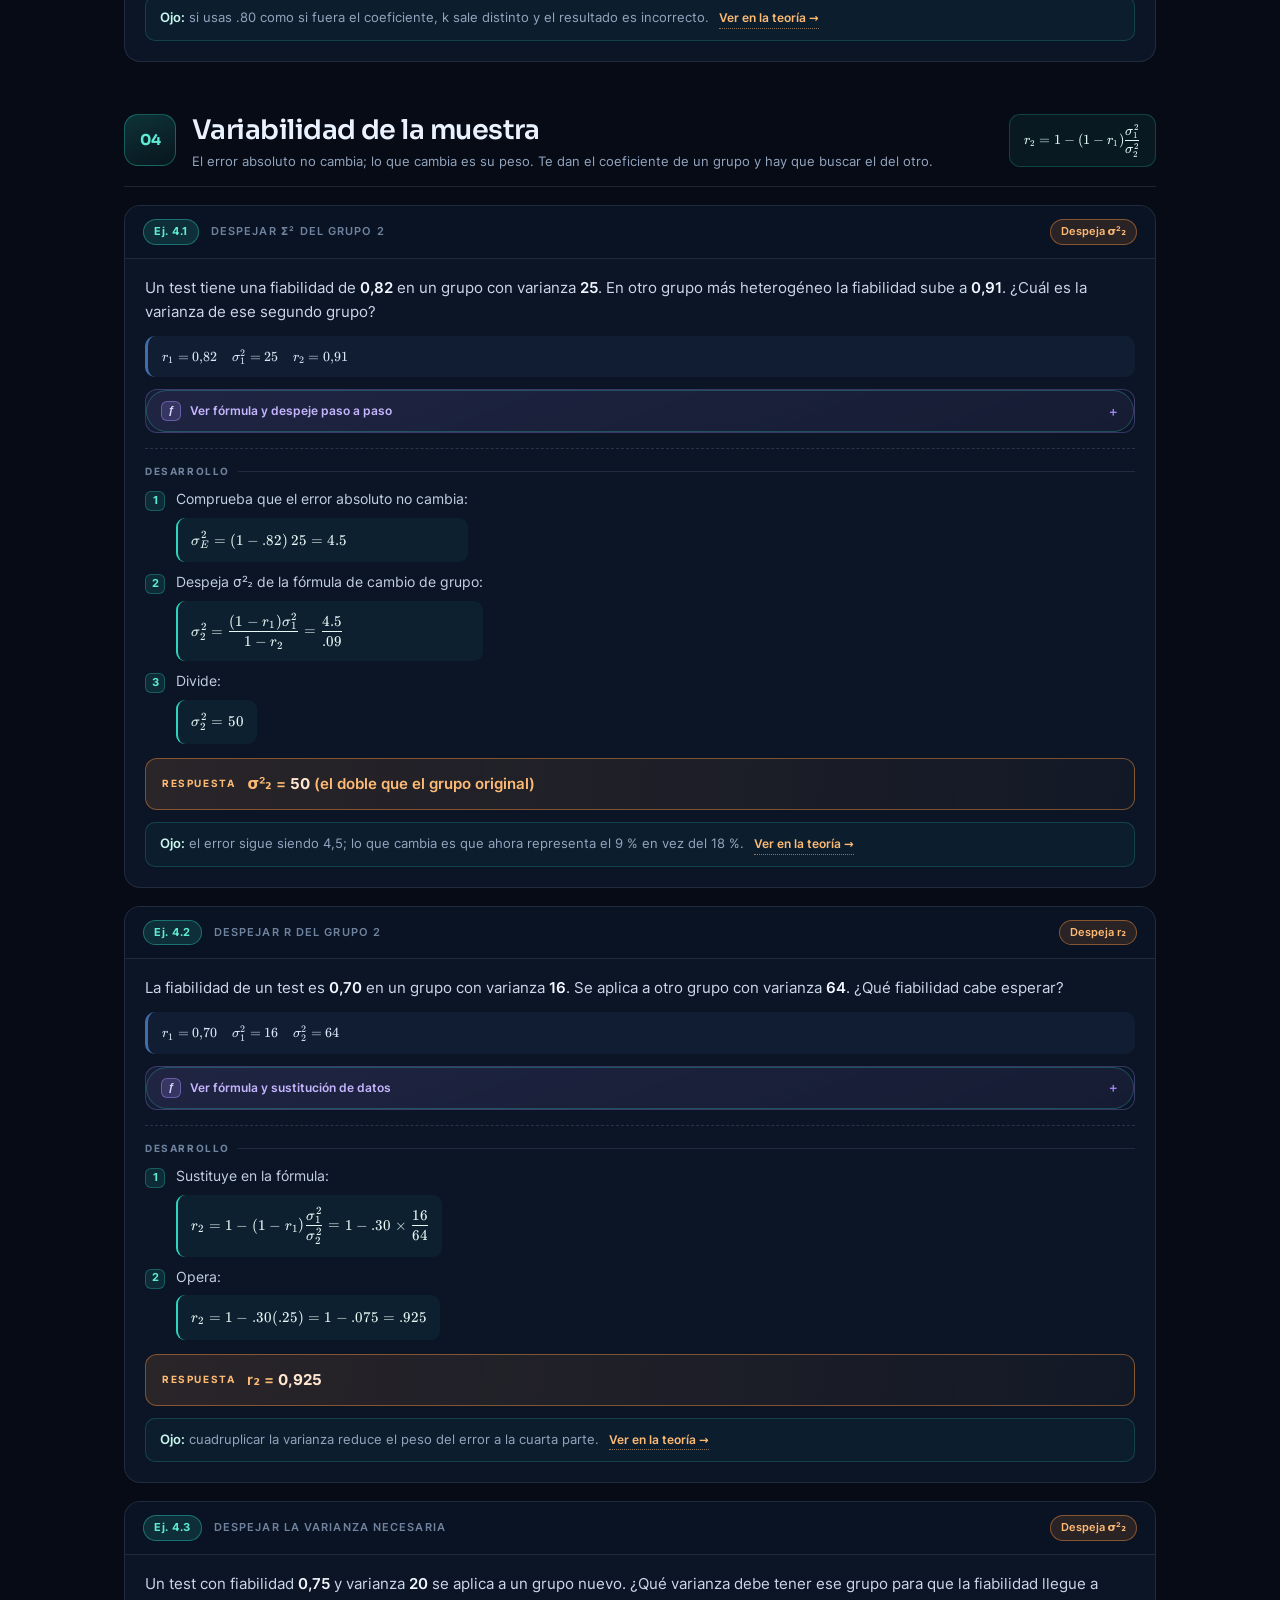
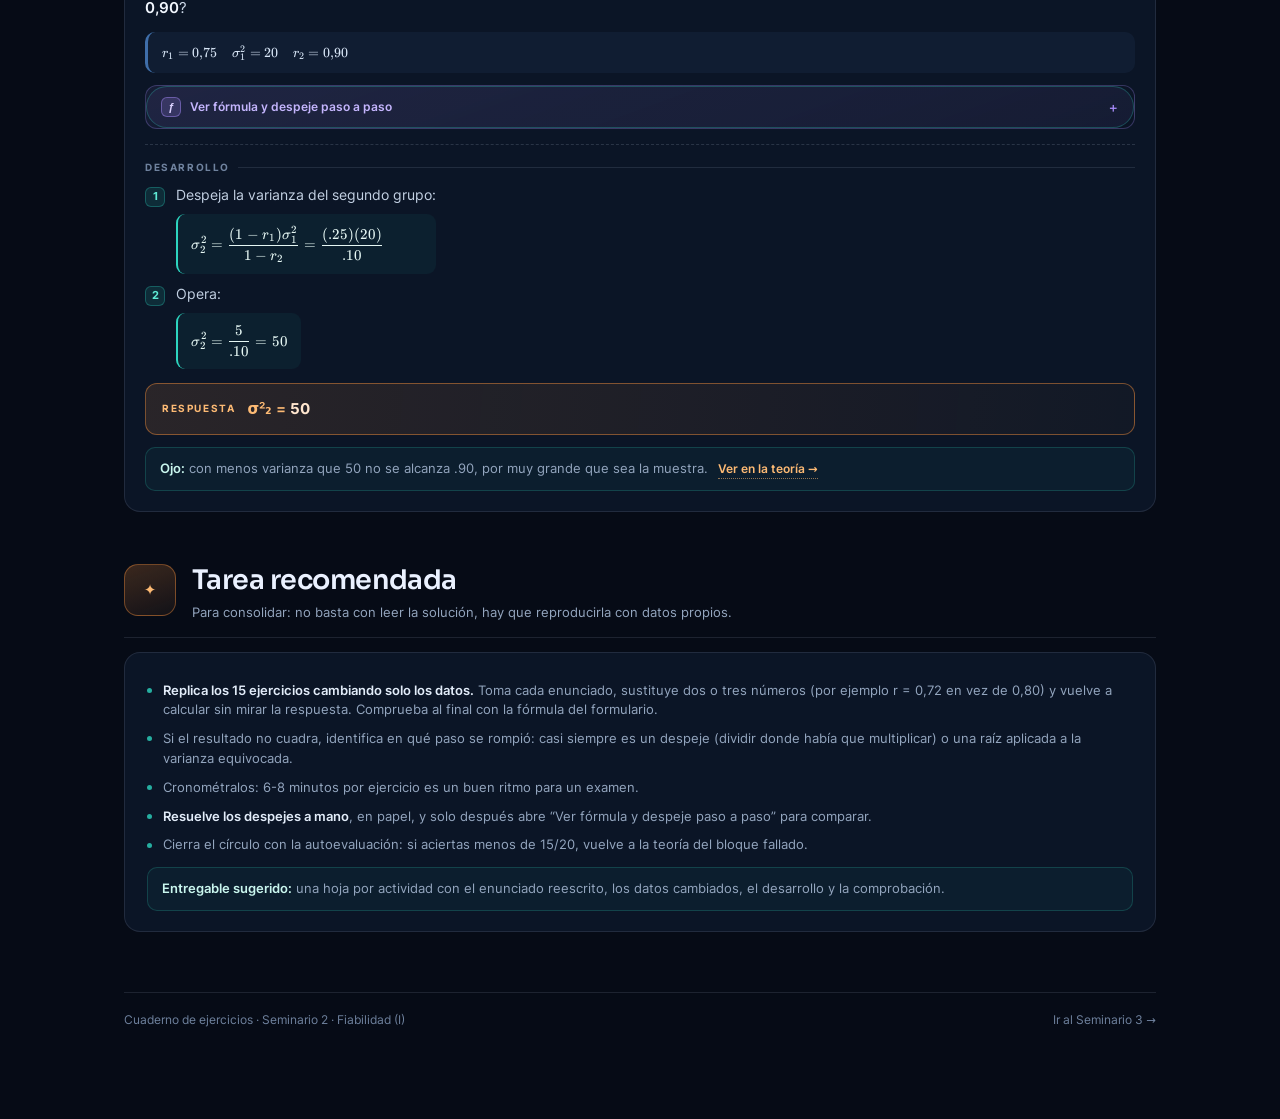
<file: ejercicios/seminario2.html>
<!DOCTYPE html>
<html lang="es">
<head>
<meta charset="UTF-8">
<meta name="viewport" content="width=device-width, initial-scale=1.0">
<meta name="theme-color" content="#060b16">
<title>Ejercicios · Seminario 2 · Fiabilidad</title>
<meta name="description" content="15 ejercicios inversos de fiabilidad (Seminario 2): despejar varianzas, error típico, fiabilidad y longitud.">
<link rel="icon" type="image/svg+xml" href="assets/favicon.svg">
<link rel="stylesheet" href="assets/vendor/katex/katex.min.css">
<link rel="stylesheet" href="assets/css/ejercicios.css">
<link rel="stylesheet" href="assets/css/glosario.css">
<link rel="stylesheet" href="assets/css/buscador.css">
</head>
<body class="ejercicios">

<header class="topbar">
  <a class="homebtn" href="../index.html" title="Volver al inicio"><svg viewBox="0 0 24 24" width="14" height="14" fill="none" stroke="currentColor" stroke-width="2" stroke-linecap="round" stroke-linejoin="round"><path d="M3 10.5L12 3l9 7.5"/><path d="M5 9.5V21h14V9.5"/></svg><span>Inicio</span></a>
  <a class="brand" href="index.html"><span class="brand__mark">Ψ</span><b>Psicometría</b> <span>· Fiabilidad</span></a>
  <nav class="topnav" aria-label="Secciones">
    <a href="index.html">Índice</a>
    <a href="teoria.html">Teoría</a>
    <a href="formulario.html">Formulario despejado</a>
    <a href="nomenclatura.html">Nomenclatura</a>
    <a href="autoevaluacion.html">Autoevaluación</a>
    <a href="seminario2.html" class="is-active">Seminario 2</a>
    <a href="seminario3.html">Seminario 3</a>
  </nav>
</header>

<main class="wrap">

<section>
  <div class="eyebrow">Seminario 2 · Fiabilidad (I)</div>
  <h1>Ejercicios para pensar:<br><span class="thin">te dan el final y buscas el principio</span></h1>
  <p class="lead">Estos no son los ejercicios del seminario. Aquí el enunciado te da <b>la fiabilidad final, el intervalo, el error típico o una varianza</b> y tienes que <b>despejar</b> la variable que falta. Cada uno indica arriba qué letra hay que despejar y abajo lleva el desarrollo completo.</p>
  <div class="tools">
    <button class="btn" id="toggleSol" type="button">Ocultar soluciones</button>
    <a class="btn btn--ghost" href="formulario.html">Ver todos los despejes</a>
    <span class="chip">15 ejercicios</span>
    <span class="chip">4 actividades</span>
  </div>
  <nav class="toc" aria-label="Índice"><a href="#a1"><div class="toc__n">Actividad 01</div><div class="toc__t">Descomponer la varianza</div><div class="toc__d">σ²X, σ²V, σE, índice</div></a><a href="#a2"><div class="toc__n">Actividad 02</div><div class="toc__t">Estimar la puntuación verdadera</div><div class="toc__d">X, r, σE e intervalos</div></a><a href="#a3"><div class="toc__n">Actividad 03</div><div class="toc__t">Cambiar la longitud del test</div><div class="toc__d">despejar k y r</div></a><a href="#a4"><div class="toc__n">Actividad 04</div><div class="toc__t">Cambiar la muestra</div><div class="toc__d">varianzas de otro grupo</div></a></nav>
</section>

<section class="act" id="a1">
  <div class="act__head">
    <div class="act__badge">01</div>
    <div>
      <h2 class="act__title">El modelo clásico: descomponer la varianza</h2>
      <p class="act__sub">Problemas inversos: te dan el error, el índice o una razón, y hay que reconstruir la varianza observada.</p>
    </div>
    <div class="act__eq">\( r_{xx}=\dfrac{\sigma^2_V}{\sigma^2_X} \)</div>
  </div>
  
<article class="ex" id="e1-1">
  <header class="ex__head">
    <span class="ex__num">Ej. 1.1</span>
    <span class="ex__kind">Modelo clásico</span>
    <span class="ex__desp">Despeja σ²X</span>
  </header>
  <div class="ex__body">
    <p class="ex__q">En un test se sabe que la varianza de error vale <b>8</b> y que el coeficiente de fiabilidad es <b>0,80</b>. Sin conocer la varianza observada, calcula σ²X, σ²V, σV, σE y el índice de fiabilidad.</p>
    <div class="ex__data">\(\sigma^2_E=8 \qquad r_{xx}=0{,}80\)</div>
    
<details class="deriv">
  <summary><span class="deriv__ico">ƒ</span> Ver fórmula y despeje paso a paso</summary>
  <div class="deriv__body">
    <div class="deriv__lbl">Fórmula de partida</div>
    <div class="deriv__name">Coeficiente de fiabilidad a partir del error</div>
    <div class="fx fx--violet">\[ r_{xx}=1-\dfrac{\sigma^2_E}{\sigma^2_X} \]</div>
    <div class="deriv__syms"><span><b><span class="g-term" data-g="r_xx">r<sub>xx</sub></span></b> coeficiente de fiabilidad</span><span><b>σ²E</b> varianza del error</span><span><b>σ²X</b> varianza observada</span></div>
    
    <div class="deriv__lbl" style="margin-top:12px">Despeje de la incógnita</div>
    <ol class="steps"><li class="step"><span class="step__n">1</span><div class="step__tx">Parte de la fiabilidad expresada con el error.<div class="fx">\[ r_{xx}=1-\dfrac{\sigma^2_E}{\sigma^2_X} \]</div></div></li><li class="step"><span class="step__n">2</span><div class="step__tx">Pasa la fiabilidad al otro miembro.<div class="fx">\[ 1-r_{xx}=\dfrac{\sigma^2_E}{\sigma^2_X} \]</div></div></li><li class="step"><span class="step__n">3</span><div class="step__tx">Invierte los dos lados de la igualdad.<div class="fx">\[ \dfrac{\sigma^2_X}{\sigma^2_E}=\dfrac{1}{1-r_{xx}} \]</div></div></li><li class="step"><span class="step__n">4</span><div class="step__tx">Multiplica por σ²E.<div class="fx">\[ \sigma^2_X=\dfrac{\sigma^2_E}{1-r_{xx}} \]</div></div></li></ol>
    <div class="deriv__lbl" style="margin-top:12px">Fórmula aplicada</div><div class="fx fx--amber">\[ \sigma^2_X=\dfrac{\sigma^2_E}{1-r_{xx}} \]</div>
    <div class="deriv__foot">Esta ecuación está desarrollada en el <a href="formulario.html#eq3">formulario despejado →</a> · <a href="teoria.html#t1">explicación en la teoría →</a></div>
  </div>
</details>
    <div class="sol">
      <div class="sol__head">Desarrollo</div>
      <ol class="steps"><li class="step"><span class="step__n">1</span><div class="step__tx">El coeficiente es la proporción de varianza verdadera, así que el error es el resto:<div class="fx">\[ 1-r_{xx}=1-.80=.20 \]</div></div></li><li class="step"><span class="step__n">2</span><div class="step__tx">De \( r_{xx}=1-\sigma^2_E/\sigma^2_X \) despeja la varianza observada:<div class="fx">\[ \sigma^2_X=\dfrac{\sigma^2_E}{1-r_{xx}}=\dfrac{8}{.20}=40 \]</div></div></li><li class="step"><span class="step__n">3</span><div class="step__tx">La varianza verdadera es lo que queda:<div class="fx">\[ \sigma^2_V=\sigma^2_X-\sigma^2_E=40-8=32 \]</div></div></li><li class="step"><span class="step__n">4</span><div class="step__tx">Desviaciones típicas (raíz cuadrada de cada varianza):<div class="fx">\[ \sigma_V=\sqrt{32}=5.6569 \qquad \sigma_E=\sqrt{8}=2.8284 \]</div></div></li><li class="step"><span class="step__n">5</span><div class="step__tx">Índice de fiabilidad:<div class="fx">\[ r_{XV}=\sqrt{r_{xx}}=\sqrt{.80}=.8944 \]</div></div></li></ol>
      <div class="ans"><span class="ans__lbl">Respuesta</span><div class="ans__val">σ²X = <b>40</b> · σ²V = <b>32</b> · σV = <b>5,6569</b> · σE = <b>2,8284</b> · índice = <b>0,8944</b></div></div>
      <div class="note note--key"><b>Ojo:</b> el dato que faltaba (σ²X) se obtiene despejando, no restando: dividir entre (1 − r), no multiplicar. <a class="note__link" href="teoria.html#t1">Ver en la teoría →</a></div>
    </div>
  </div>
</article>
<article class="ex" id="e1-2">
  <header class="ex__head">
    <span class="ex__num">Ej. 1.2</span>
    <span class="ex__kind">Índice → coeficiente</span>
    <span class="ex__desp">Despeja <span class="g-term" data-g="r_xx">r<sub>xx</sub></span> y σV</span>
  </header>
  <div class="ex__body">
    <p class="ex__q">El <b>índice de fiabilidad</b> de un test es <b>0,90</b> y la desviación típica de las puntuaciones observadas es <b>12</b>. Calcula el coeficiente de fiabilidad, σV y σ²V.</p>
    <div class="ex__data">\(r_{XV}=0{,}90 \qquad \sigma_X=12\)</div>
    
<details class="deriv">
  <summary><span class="deriv__ico">ƒ</span> Ver fórmula y sustitución de datos</summary>
  <div class="deriv__body">
    <div class="deriv__lbl">Fórmula de partida</div>
    <div class="deriv__name">Índice de fiabilidad</div>
    <div class="fx fx--violet">\[ r_{XV}=\dfrac{\sigma_V}{\sigma_X}=\sqrt{r_{xx}} \]</div>
    <div class="deriv__syms"><span><b><span class="g-term" data-g="r_XV">r<sub>XV</sub></span></b> índice de fiabilidad</span><span><b>σV</b> desviación verdadera</span><span><b>σX</b> desviación observada</span><span><b><span class="g-term" data-g="r_xx">r<sub>xx</sub></span></b> coeficiente</span></div>
    <div class="deriv__direct">No requiere despeje: la incógnita ya está aislada. Solo hay que reemplazar cada símbolo por su dato.</div>
    <div class="deriv__lbl" style="margin-top:12px">Sustitución de los datos</div>
    <ol class="steps"><li class="step"><span class="step__n">1</span><div class="step__tx">El coeficiente es el índice al cuadrado.<div class="fx">\[ r_{xx}=r_{XV}^{\,2} \]</div></div></li><li class="step"><span class="step__n">2</span><div class="step__tx">Y el índice se recupera con una raíz.<div class="fx">\[ r_{XV}=\sqrt{r_{xx}} \]</div></div></li><li class="step"><span class="step__n">3</span><div class="step__tx">De la definición del índice, multiplica por σX.<div class="fx">\[ \sigma_V=r_{XV}\,\sigma_X \]</div></div></li></ol>
    
    <div class="deriv__foot">Esta ecuación está desarrollada en el <a href="formulario.html#eq4">formulario despejado →</a> · <a href="teoria.html#t1">explicación en la teoría →</a></div>
  </div>
</details>
    <div class="sol">
      <div class="sol__head">Desarrollo</div>
      <ol class="steps"><li class="step"><span class="step__n">1</span><div class="step__tx">El coeficiente es el índice al cuadrado:<div class="fx">\[ r_{xx}=r_{XV}^2=.90^2=.81 \]</div></div></li><li class="step"><span class="step__n">2</span><div class="step__tx">De \( r_{XV}=\sigma_V/\sigma_X \) despeja σV:<div class="fx">\[ \sigma_V=r_{XV}\,\sigma_X=.90\times 12=10.8 \]</div></div></li><li class="step"><span class="step__n">3</span><div class="step__tx">Y eleva al cuadrado para la varianza verdadera:<div class="fx">\[ \sigma^2_V=10.8^2=116.64 \]</div></div></li><li class="step"><span class="step__n">4</span><div class="step__tx">Comprobación por la otra vía:<div class="fx">\[ \sigma^2_X=12^2=144 \;\Rightarrow\; \sigma^2_V=.81\times 144=116.64 \]</div></div></li></ol>
      <div class="ans"><span class="ans__lbl">Respuesta</span><div class="ans__val"><span class="g-term" data-g="r_xx">r<sub>xx</sub></span> = <b>0,81</b> · σV = <b>10,8</b> · σ²V = <b>116,64</b> · (σ²E = 27,36 → σE = 5,2307)</div></div>
      <div class="note note--key"><b>Ojo:</b> 0,90 es el índice, no el coeficiente. Si lo usas como coeficiente, todo lo demás sale mal. <a class="note__link" href="teoria.html#t1">Ver en la teoría →</a></div>
    </div>
  </div>
</article>
<article class="ex" id="e1-3">
  <header class="ex__head">
    <span class="ex__num">Ej. 1.3</span>
    <span class="ex__kind">Reconstruir σ²X</span>
    <span class="ex__desp">Despeja <span class="g-term" data-g="r_xx">r<sub>xx</sub></span></span>
  </header>
  <div class="ex__body">
    <p class="ex__q">En un grupo, la varianza verdadera es <b>51</b> y la varianza de error es <b>9</b>. Calcula el coeficiente de fiabilidad, el índice y la razón σE/σX.</p>
    <div class="ex__data">\(\sigma^2_V=51 \qquad \sigma^2_E=9\)</div>
    
<details class="deriv">
  <summary><span class="deriv__ico">ƒ</span> Ver fórmula y sustitución de datos</summary>
  <div class="deriv__body">
    <div class="deriv__lbl">Fórmula de partida</div>
    <div class="deriv__name">Coeficiente de fiabilidad (por varianzas)</div>
    <div class="fx fx--violet">\[ r_{xx}=\dfrac{\sigma^2_V}{\sigma^2_X} \]</div>
    <div class="deriv__syms"><span><b><span class="g-term" data-g="r_xx">r<sub>xx</sub></span></b> coeficiente de fiabilidad</span><span><b>σ²V</b> varianza verdadera</span><span><b>σ²X</b> varianza observada</span></div>
    <div class="deriv__direct">No requiere despeje: la incógnita ya está aislada. Solo hay que reemplazar cada símbolo por su dato.</div>
    <div class="deriv__lbl" style="margin-top:12px">Sustitución de los datos</div>
    <ol class="steps"><li class="step"><span class="step__n">1</span><div class="step__tx">La varianza observada es la suma de las dos partes.<div class="fx">\[ \sigma^2_X=\sigma^2_V+\sigma^2_E \]</div></div></li><li class="step"><span class="step__n">2</span><div class="step__tx">Sustituye el denominador y divide.<div class="fx">\[ r_{xx}=\dfrac{\sigma^2_V}{\sigma^2_V+\sigma^2_E} \]</div></div></li></ol>
    
    <div class="deriv__foot">Esta ecuación está desarrollada en el <a href="formulario.html#eq2">formulario despejado →</a> · <a href="teoria.html#t1">explicación en la teoría →</a></div>
  </div>
</details>
    <div class="sol">
      <div class="sol__head">Desarrollo</div>
      <ol class="steps"><li class="step"><span class="step__n">1</span><div class="step__tx">Primero reconstruye la varianza observada:<div class="fx">\[ \sigma^2_X=\sigma^2_V+\sigma^2_E=51+9=60 \]</div></div></li><li class="step"><span class="step__n">2</span><div class="step__tx">Coeficiente:<div class="fx">\[ r_{xx}=\dfrac{\sigma^2_V}{\sigma^2_X}=\dfrac{51}{60}=.85 \]</div></div></li><li class="step"><span class="step__n">3</span><div class="step__tx">Índice:<div class="fx">\[ r_{XV}=\sqrt{.85}=.9220 \]</div></div></li><li class="step"><span class="step__n">4</span><div class="step__tx">Razón entre desviaciones:<div class="fx">\[ \dfrac{\sigma_E}{\sigma_X}=\sqrt{\dfrac{9}{60}}=\sqrt{.15}=.3873 \]</div></div></li></ol>
      <div class="ans"><span class="ans__lbl">Respuesta</span><div class="ans__val"><span class="g-term" data-g="r_xx">r<sub>xx</sub></span> = <b>0,85</b> · índice = <b>0,9220</b> · σE/σX = <b>0,3873</b></div></div>
      <div class="note note--key"><b>Ojo:</b> σE/σX es exactamente r(X,E), la correlación entre observadas y error. <a class="note__link" href="teoria.html#t1">Ver en la teoría →</a></div>
    </div>
  </div>
</article>
<article class="ex" id="e1-4">
  <header class="ex__head">
    <span class="ex__num">Ej. 1.4</span>
    <span class="ex__kind">Error típico → σX</span>
    <span class="ex__desp">Despeja σX</span>
  </header>
  <div class="ex__body">
    <p class="ex__q">Un test tiene un coeficiente de fiabilidad de <b>0,64</b> y un error típico de medida de <b>4,2</b> puntos. ¿Cuál es la desviación típica de las puntuaciones observadas? ¿Y la verdadera?</p>
    <div class="ex__data">\(r_{xx}=0{,}64 \qquad \sigma_E=4{,}2\)</div>
    
<details class="deriv">
  <summary><span class="deriv__ico">ƒ</span> Ver fórmula y despeje paso a paso</summary>
  <div class="deriv__body">
    <div class="deriv__lbl">Fórmula de partida</div>
    <div class="deriv__name">Error típico de medida</div>
    <div class="fx fx--violet">\[ \sigma_E=\sigma_X\sqrt{1-r_{xx}} \]</div>
    <div class="deriv__syms"><span><b>σE</b> error típico de medida</span><span><b>σX</b> desviación observada</span><span><b><span class="g-term" data-g="r_xx">r<sub>xx</sub></span></b> coeficiente de fiabilidad</span></div>
    
    <div class="deriv__lbl" style="margin-top:12px">Despeje de la incógnita</div>
    <ol class="steps"><li class="step"><span class="step__n">1</span><div class="step__tx">Divide los dos miembros entre la raíz.<div class="fx">\[ \dfrac{\sigma_E}{\sqrt{1-r_{xx}}}=\sigma_X \]</div></div></li><li class="step"><span class="step__n">2</span><div class="step__tx">Ordena la expresión.<div class="fx">\[ \sigma_X=\dfrac{\sigma_E}{\sqrt{1-r_{xx}}} \]</div></div></li></ol>
    <div class="deriv__lbl" style="margin-top:12px">Fórmula aplicada</div><div class="fx fx--amber">\[ \sigma_X=\dfrac{\sigma_E}{\sqrt{1-r_{xx}}} \]</div>
    <div class="deriv__foot">Esta ecuación está desarrollada en el <a href="formulario.html#eq5">formulario despejado →</a> · <a href="teoria.html#t1">explicación en la teoría →</a></div>
  </div>
</details>
    <div class="sol">
      <div class="sol__head">Desarrollo</div>
      <ol class="steps"><li class="step"><span class="step__n">1</span><div class="step__tx">Despeja σX de \( \sigma_E=\sigma_X\sqrt{1-r_{xx}} \):<div class="fx">\[ \sigma_X=\dfrac{\sigma_E}{\sqrt{1-r_{xx}}}=\dfrac{4.2}{\sqrt{.36}}=\dfrac{4.2}{.60}=7 \]</div></div></li><li class="step"><span class="step__n">2</span><div class="step__tx">La desviación verdadera sale del índice:<div class="fx">\[ \sigma_V=\sqrt{r_{xx}}\;\sigma_X=.80\times 7=5.6 \]</div></div></li><li class="step"><span class="step__n">3</span><div class="step__tx">Comprobación:<div class="fx">\[ \sigma^2_X=49 \quad \sigma^2_V=31.36 \quad \sigma^2_E=17.64 \;\Rightarrow\; \sqrt{17.64}=4.2 \]</div></div></li></ol>
      <div class="ans"><span class="ans__lbl">Respuesta</span><div class="ans__val">σX = <b>7</b> · σV = <b>5,6</b> · σ²X = <b>49</b> · σ²V = <b>31,36</b></div></div>
      <div class="note note--key"><b>Ojo:</b> cuando te dan σE, la raíz de (1 − r) va en el denominador: se divide, no se multiplica. <a class="note__link" href="teoria.html#t1">Ver en la teoría →</a></div>
    </div>
  </div>
</article>
</section>
<section class="act" id="a2">
  <div class="act__head">
    <div class="act__badge">02</div>
    <div>
      <h2 class="act__title">Estimación de la puntuación verdadera</h2>
      <p class="act__sub">Te dan la estimación (o el intervalo) y hay que remontarse a la puntuación observada, al coeficiente o al error típico.</p>
    </div>
    <div class="act__eq">\( \hat{V}=\mu(1-r)+rX \)</div>
  </div>
  
<article class="ex" id="e2-1">
  <header class="ex__head">
    <span class="ex__num">Ej. 2.1</span>
    <span class="ex__kind">Regresión a la media</span>
    <span class="ex__desp">Despeja X</span>
  </header>
  <div class="ex__body">
    <p class="ex__q">La puntuación verdadera estimada de una persona es <b>26</b>. El test tiene media <b>20</b> y fiabilidad <b>0,80</b>. ¿Qué puntuación observada obtuvo?</p>
    <div class="ex__data">\(\hat{V}=26 \qquad \mu=20 \qquad r_{xx}=0{,}80\)</div>
    
<details class="deriv">
  <summary><span class="deriv__ico">ƒ</span> Ver fórmula y despeje paso a paso</summary>
  <div class="deriv__body">
    <div class="deriv__lbl">Fórmula de partida</div>
    <div class="deriv__name">Ecuación de pronóstico (puntuaciones directas)</div>
    <div class="fx fx--violet">\[ \hat{V}=\mu_X(1-r_{xx})+r_{xx}X \]</div>
    <div class="deriv__syms"><span><b>V̂</b> puntuación verdadera estimada</span><span><b>μX</b> media del grupo</span><span><b><span class="g-term" data-g="r_xx">r<sub>xx</sub></span></b> coeficiente</span><span><b>X</b> puntuación observada</span></div>
    
    <div class="deriv__lbl" style="margin-top:12px">Despeje de la incógnita</div>
    <ol class="steps"><li class="step"><span class="step__n">1</span><div class="step__tx">Aísla el término que lleva X.<div class="fx">\[ \hat{V}-\mu_X(1-r_{xx})=r_{xx}X \]</div></div></li><li class="step"><span class="step__n">2</span><div class="step__tx">Divide entre r.<div class="fx">\[ X=\dfrac{\hat{V}-\mu_X(1-r_{xx})}{r_{xx}} \]</div></div></li></ol>
    <div class="deriv__lbl" style="margin-top:12px">Fórmula aplicada</div><div class="fx fx--amber">\[ X=\dfrac{\hat{V}-\mu_X(1-r_{xx})}{r_{xx}} \]</div>
    <div class="deriv__foot">Esta ecuación está desarrollada en el <a href="formulario.html#eq7">formulario despejado →</a> · <a href="teoria.html#t2">explicación en la teoría →</a></div>
  </div>
</details>
    <div class="sol">
      <div class="sol__head">Desarrollo</div>
      <ol class="steps"><li class="step"><span class="step__n">1</span><div class="step__tx">Parte de la ecuación de pronóstico y sustituye:<div class="fx">\[ 26=20(1-.80)+.80\,X \]</div></div></li><li class="step"><span class="step__n">2</span><div class="step__tx">Calcula el término de la media y despeja X:<div class="fx">\[ 26=4+.80X \;\Rightarrow\; 22=.80X \]</div></div></li><li class="step"><span class="step__n">3</span><div class="step__tx">Divide:<div class="fx">\[ X=\dfrac{22}{.80}=27.5 \]</div></div></li></ol>
      <div class="ans"><span class="ans__lbl">Respuesta</span><div class="ans__val">X = <b>27,5</b> puntos</div></div>
      <div class="note note--key"><b>Ojo:</b> la estimación siempre cae entre X y la media: 26 está entre 27,5 y 20. <a class="note__link" href="teoria.html#t2">Ver en la teoría →</a></div>
    </div>
  </div>
</article>
<article class="ex" id="e2-2">
  <header class="ex__head">
    <span class="ex__num">Ej. 2.2</span>
    <span class="ex__kind">Despejar la fiabilidad</span>
    <span class="ex__desp">Despeja <span class="g-term" data-g="r_xx">r<sub>xx</sub></span></span>
  </header>
  <div class="ex__body">
    <p class="ex__q">Una persona obtuvo <b>X = 40</b> con una media de <b>25</b>, y su puntuación verdadera estimada resultó <b>37</b>. ¿Cuál es el coeficiente de fiabilidad del test?</p>
    <div class="ex__data">\(X=40 \qquad \mu=25 \qquad \hat{V}=37\)</div>
    
<details class="deriv">
  <summary><span class="deriv__ico">ƒ</span> Ver fórmula y despeje paso a paso</summary>
  <div class="deriv__body">
    <div class="deriv__lbl">Fórmula de partida</div>
    <div class="deriv__name">Ecuación de pronóstico (despeje de r)</div>
    <div class="fx fx--violet">\[ \hat{V}=\mu_X+r_{xx}(X-\mu_X) \]</div>
    <div class="deriv__syms"><span><b>V̂</b> estimada</span><span><b>μX</b> media</span><span><b>X</b> observada</span><span><b><span class="g-term" data-g="r_xx">r<sub>xx</sub></span></b> coeficiente</span></div>
    
    <div class="deriv__lbl" style="margin-top:12px">Despeje de la incógnita</div>
    <ol class="steps"><li class="step"><span class="step__n">1</span><div class="step__tx">Resta la media en los dos miembros.<div class="fx">\[ \hat{V}-\mu_X=r_{xx}(X-\mu_X) \]</div></div></li><li class="step"><span class="step__n">2</span><div class="step__tx">Divide entre la distancia a la media.<div class="fx">\[ r_{xx}=\dfrac{\hat{V}-\mu_X}{X-\mu_X} \]</div></div></li></ol>
    <div class="deriv__lbl" style="margin-top:12px">Fórmula aplicada</div><div class="fx fx--amber">\[ r_{xx}=\dfrac{\hat{V}-\mu_X}{X-\mu_X} \]</div>
    <div class="deriv__foot">Esta ecuación está desarrollada en el <a href="formulario.html#eq7">formulario despejado →</a> · <a href="teoria.html#t2">explicación en la teoría →</a></div>
  </div>
</details>
    <div class="sol">
      <div class="sol__head">Desarrollo</div>
      <ol class="steps"><li class="step"><span class="step__n">1</span><div class="step__tx">De \( \hat{V}-\mu=r_{xx}(X-\mu) \) despeja r:<div class="fx">\[ r_{xx}=\dfrac{\hat{V}-\mu}{X-\mu}=\dfrac{37-25}{40-25}=\dfrac{12}{15}=.80 \]</div></div></li><li class="step"><span class="step__n">2</span><div class="step__tx">Comprueba el resultado:<div class="fx">\[ 25+.80(40-25)=25+12=37\;\checkmark \]</div></div></li></ol>
      <div class="ans"><span class="ans__lbl">Respuesta</span><div class="ans__val"><span class="g-term" data-g="r_xx">r<sub>xx</sub></span> = <b>0,80</b></div></div>
      <div class="note note--key"><b>Ojo:</b> si la estimación se acercara más a la media, el coeficiente sería menor. <a class="note__link" href="teoria.html#t2">Ver en la teoría →</a></div>
    </div>
  </div>
</article>
<article class="ex" id="e2-3">
  <header class="ex__head">
    <span class="ex__num">Ej. 2.3</span>
    <span class="ex__kind">Intervalo → σE y r</span>
    <span class="ex__desp">Despeja X y σE</span>
  </header>
  <div class="ex__body">
    <p class="ex__q">El intervalo de confianza al <b>99 %</b> de la puntuación verdadera de una persona es <b>[24 ; 40]</b>. Calcula su puntuación observada y el error típico de medida. Si σX = 9, ¿cuál es el coeficiente?</p>
    <div class="ex__data">\(IC_{99\%}=[24\,;\,40] \qquad z_{.995}=2{,}58\)</div>
    
<details class="deriv">
  <summary><span class="deriv__ico">ƒ</span> Ver fórmula y despeje paso a paso</summary>
  <div class="deriv__body">
    <div class="deriv__lbl">Fórmula de partida</div>
    <div class="deriv__name">Intervalo de confianza (puntuaciones directas)</div>
    <div class="fx fx--violet">\[ L=X-z\,\sigma_E\qquad U=X+z\,\sigma_E \]</div>
    <div class="deriv__syms"><span><b>L</b> límite inferior</span><span><b>U</b> límite superior</span><span><b>X</b> puntuación observada</span><span><b>z</b> valor crítico (1,96 · 2,58)</span><span><b>σE</b> error típico</span></div>
    
    <div class="deriv__lbl" style="margin-top:12px">Despeje de la incógnita</div>
    <ol class="steps"><li class="step"><span class="step__n">1</span><div class="step__tx">Suma los dos límites: el término zσE se cancela.<div class="fx">\[ L+U=2X \]</div></div></li><li class="step"><span class="step__n">2</span><div class="step__tx">Resta los dos límites: queda el doble de la semiamplitud.<div class="fx">\[ U-L=2z\,\sigma_E \]</div></div></li><li class="step"><span class="step__n">3</span><div class="step__tx">Despeja cada incógnita.<div class="fx">\[ X=\dfrac{L+U}{2}\qquad \sigma_E=\dfrac{U-L}{2z} \]</div></div></li></ol>
    <div class="deriv__lbl" style="margin-top:12px">Fórmula aplicada</div><div class="fx fx--amber">\[ X=\dfrac{L+U}{2}\qquad \sigma_E=\dfrac{U-L}{2z} \]</div>
    <div class="deriv__foot">Esta ecuación está desarrollada en el <a href="formulario.html#eq10">formulario despejado →</a> · <a href="teoria.html#t2">explicación en la teoría →</a></div>
  </div>
</details>
    <div class="sol">
      <div class="sol__head">Desarrollo</div>
      <ol class="steps"><li class="step"><span class="step__n">1</span><div class="step__tx">El intervalo es simétrico alrededor de X:<div class="fx">\[ X=\dfrac{24+40}{2}=32 \]</div></div></li><li class="step"><span class="step__n">2</span><div class="step__tx">La semiamplitud es \( z\,\sigma_E \):<div class="fx">\[ 8=2.58\,\sigma_E \;\Rightarrow\; \sigma_E=\dfrac{8}{2.58}=3.1008 \]</div></div></li><li class="step"><span class="step__n">3</span><div class="step__tx">Despeja r de \( \sigma_E=\sigma_X\sqrt{1-r} \):<div class="fx">\[ \sqrt{1-r}=\dfrac{3.1008}{9}=.3445 \;\Rightarrow\; 1-r=.1187 \]</div></div></li><li class="step"><span class="step__n">4</span><div class="step__tx">Por tanto:<div class="fx">\[ r_{xx}=.8813 \qquad r_{XV}=\sqrt{.8813}=.9388 \]</div></div></li></ol>
      <div class="ans"><span class="ans__lbl">Respuesta</span><div class="ans__val">X = <b>32</b> · σE = <b>3,1008</b> · <span class="g-term" data-g="r_xx">r<sub>xx</sub></span> = <b>0,8813</b> · índice = 0,9388</div></div>
      <div class="note note--key"><b>Ojo:</b> primero divide la amplitud entre 2 y entre z; solo después eleva al cuadrado. <a class="note__link" href="teoria.html#t2">Ver en la teoría →</a></div>
    </div>
  </div>
</article>
<article class="ex" id="e2-4">
  <header class="ex__head">
    <span class="ex__num">Ej. 2.4</span>
    <span class="ex__kind">Error típico → r e IC</span>
    <span class="ex__desp">Despeja r y el IC</span>
  </header>
  <div class="ex__body">
    <p class="ex__q">Un test tiene σX = <b>10</b> y un error típico de <b>2,5</b>. Calcula el coeficiente y el índice de fiabilidad. Después, el intervalo al 99 % de una persona con X = <b>55</b>.</p>
    <div class="ex__data">\(\sigma_X=10 \qquad \sigma_E=2{,}5 \qquad X=55\)</div>
    
<details class="deriv">
  <summary><span class="deriv__ico">ƒ</span> Ver fórmula y despeje paso a paso</summary>
  <div class="deriv__body">
    <div class="deriv__lbl">Fórmula de partida</div>
    <div class="deriv__name">Error típico de medida (despeje de r)</div>
    <div class="fx fx--violet">\[ \sigma_E=\sigma_X\sqrt{1-r_{xx}} \]</div>
    <div class="deriv__syms"><span><b>σE</b> error típico</span><span><b>σX</b> desviación observada</span><span><b><span class="g-term" data-g="r_xx">r<sub>xx</sub></span></b> coeficiente</span></div>
    
    <div class="deriv__lbl" style="margin-top:12px">Despeje de la incógnita</div>
    <ol class="steps"><li class="step"><span class="step__n">1</span><div class="step__tx">Divide entre σX.<div class="fx">\[ \dfrac{\sigma_E}{\sigma_X}=\sqrt{1-r_{xx}} \]</div></div></li><li class="step"><span class="step__n">2</span><div class="step__tx">Eleva al cuadrado los dos miembros.<div class="fx">\[ \left(\dfrac{\sigma_E}{\sigma_X}\right)^2=1-r_{xx} \]</div></div></li><li class="step"><span class="step__n">3</span><div class="step__tx">Pasa el cuadrado restando.<div class="fx">\[ r_{xx}=1-\left(\dfrac{\sigma_E}{\sigma_X}\right)^2 \]</div></div></li></ol>
    <div class="deriv__lbl" style="margin-top:12px">Fórmula aplicada</div><div class="fx fx--amber">\[ r_{xx}=1-\left(\dfrac{\sigma_E}{\sigma_X}\right)^2 \]</div>
    <div class="deriv__foot">Esta ecuación está desarrollada en el <a href="formulario.html#eq5">formulario despejado →</a> · <a href="teoria.html#t2">explicación en la teoría →</a></div>
  </div>
</details>
    <div class="sol">
      <div class="sol__head">Desarrollo</div>
      <ol class="steps"><li class="step"><span class="step__n">1</span><div class="step__tx">Despeja r de la fórmula del error típico:<div class="fx">\[ \sqrt{1-r_{xx}}=\dfrac{2.5}{10}=.25 \;\Rightarrow\; 1-r_{xx}=.0625 \]</div></div></li><li class="step"><span class="step__n">2</span><div class="step__tx">Coeficiente e índice:<div class="fx">\[ r_{xx}=.9375 \qquad r_{XV}=\sqrt{.9375}=.9682 \]</div></div></li><li class="step"><span class="step__n">3</span><div class="step__tx">Intervalo (alrededor de X):<div class="fx">\[ 55\pm 2.58(2.5)=55\pm 6.45 \]</div></div></li></ol>
      <div class="ans"><span class="ans__lbl">Respuesta</span><div class="ans__val"><span class="g-term" data-g="r_xx">r<sub>xx</sub></span> = <b>0,9375</b> · índice = <b>0,9682</b> · IC = <b>[48,55 ; 61,45]</b></div></div>
      <div class="note note--key"><b>Ojo:</b> el error típico es pequeño porque la fiabilidad es alta: 2,5 puntos sobre una σ de 10. <a class="note__link" href="teoria.html#t2">Ver en la teoría →</a></div>
    </div>
  </div>
</article>
</section>
<section class="act" id="a3">
  <div class="act__head">
    <div class="act__badge">03</div>
    <div>
      <h2 class="act__title">Longitud del test: Spearman-Brown al revés</h2>
      <p class="act__sub">Aquí lo normal es que te den la fiabilidad final (o el número de ítems al que llegas) y haya que despejar la inicial.</p>
    </div>
    <div class="act__eq">\( R=\dfrac{k\,r}{1+(k-1)r} \)</div>
  </div>
  
<article class="ex" id="e3-1">
  <header class="ex__head">
    <span class="ex__num">Ej. 3.1</span>
    <span class="ex__kind">Despejar r</span>
    <span class="ex__desp">Despeja r original</span>
  </header>
  <div class="ex__body">
    <p class="ex__q">Un test de <b>40 ítems</b> se amplía a <b>60 ítems paralelos</b> y la fiabilidad sube a <b>0,75</b>. ¿Cuál era la fiabilidad del test original?</p>
    <div class="ex__data">\(n_I=40 \qquad n_F=60 \qquad R=0{,}75\)</div>
    
<details class="deriv">
  <summary><span class="deriv__ico">ƒ</span> Ver fórmula y despeje paso a paso</summary>
  <div class="deriv__body">
    <div class="deriv__lbl">Fórmula de partida</div>
    <div class="deriv__name">Spearman-Brown (despeje de la fiabilidad inicial)</div>
    <div class="fx fx--violet">\[ R=\dfrac{k\,r}{1+(k-1)r} \]</div>
    <div class="deriv__syms"><span><b>R</b> fiabilidad final</span><span><b>k</b> razón de longitud</span><span><b>r</b> fiabilidad inicial</span></div>
    
    <div class="deriv__lbl" style="margin-top:12px">Despeje de la incógnita</div>
    <ol class="steps"><li class="step"><span class="step__n">1</span><div class="step__tx">Multiplica en cruz.<div class="fx">\[ R\left[1+(k-1)r\right]=kr \]</div></div></li><li class="step"><span class="step__n">2</span><div class="step__tx">Desarrolla el paréntesis.<div class="fx">\[ R+R(k-1)r=kr \]</div></div></li><li class="step"><span class="step__n">3</span><div class="step__tx">Agrupa los términos con r.<div class="fx">\[ R=r\left[k-R(k-1)\right] \]</div></div></li><li class="step"><span class="step__n">4</span><div class="step__tx">Divide.<div class="fx">\[ r=\dfrac{R}{k-(k-1)R} \]</div></div></li></ol>
    <div class="deriv__lbl" style="margin-top:12px">Fórmula aplicada</div><div class="fx fx--amber">\[ r=\dfrac{R}{k-(k-1)R} \]</div>
    <div class="deriv__foot">Esta ecuación está desarrollada en el <a href="formulario.html#eq12">formulario despejado →</a> · <a href="teoria.html#t3">explicación en la teoría →</a></div>
  </div>
</details>
    <div class="sol">
      <div class="sol__head">Desarrollo</div>
      <ol class="steps"><li class="step"><span class="step__n">1</span><div class="step__tx">Calcula k (razón de longitudes):<div class="fx">\[ k=\dfrac{n_F}{n_I}=\dfrac{60}{40}=1.5 \]</div></div></li><li class="step"><span class="step__n">2</span><div class="step__tx">Despeja r de la ecuación de Spearman-Brown:<div class="fx">\[ r=\dfrac{R}{k-(k-1)R} \]</div></div></li><li class="step"><span class="step__n">3</span><div class="step__tx">Sustituye:<div class="fx">\[ r=\dfrac{.75}{1.5-.5(.75)}=\dfrac{.75}{1.125}=.6667 \]</div></div></li></ol>
      <div class="ans"><span class="ans__lbl">Respuesta</span><div class="ans__val">r_original = <b>0,6667</b></div></div>
      <div class="note note--key"><b>Ojo:</b> comprueba: 1,5(0,6667) / [1 + 0,5(0,6667)] = 0,75 ✓ <a class="note__link" href="teoria.html#t3">Ver en la teoría →</a></div>
    </div>
  </div>
</article>
<article class="ex" id="e3-2">
  <header class="ex__head">
    <span class="ex__num">Ej. 3.2</span>
    <span class="ex__kind">Despejar k</span>
    <span class="ex__desp">Despeja k y nº de ítems</span>
  </header>
  <div class="ex__body">
    <p class="ex__q">Un test de <b>25 ítems</b> tiene una fiabilidad de <b>0,50</b>. ¿Cuántos ítems paralelos hay que añadir para alcanzar <b>0,80</b>?</p>
    <div class="ex__data">\(n_I=25 \qquad r=0{,}50 \qquad R=0{,}80\)</div>
    
<details class="deriv">
  <summary><span class="deriv__ico">ƒ</span> Ver fórmula y despeje paso a paso</summary>
  <div class="deriv__body">
    <div class="deriv__lbl">Fórmula de partida</div>
    <div class="deriv__name">Spearman-Brown (despeje de k)</div>
    <div class="fx fx--violet">\[ R=\dfrac{k\,r}{1+(k-1)r} \]</div>
    <div class="deriv__syms"><span><b>k</b> razón de longitud</span><span><b>R</b> fiabilidad final</span><span><b>r</b> fiabilidad inicial</span></div>
    
    <div class="deriv__lbl" style="margin-top:12px">Despeje de la incógnita</div>
    <ol class="steps"><li class="step"><span class="step__n">1</span><div class="step__tx">Multiplica en cruz.<div class="fx">\[ R\left[1+(k-1)r\right]=kr \]</div></div></li><li class="step"><span class="step__n">2</span><div class="step__tx">Desarrolla y lleva los términos con k a un lado.<div class="fx">\[ R-Rr=kr-Rrk \]</div></div></li><li class="step"><span class="step__n">3</span><div class="step__tx">Saca factor común k.<div class="fx">\[ R(1-r)=kr(1-R) \]</div></div></li><li class="step"><span class="step__n">4</span><div class="step__tx">Divide.<div class="fx">\[ k=\dfrac{R(1-r)}{r(1-R)} \]</div></div></li></ol>
    <div class="deriv__lbl" style="margin-top:12px">Fórmula aplicada</div><div class="fx fx--amber">\[ k=\dfrac{R(1-r)}{r(1-R)} \]</div>
    <div class="deriv__foot">Esta ecuación está desarrollada en el <a href="formulario.html#eq12">formulario despejado →</a> · <a href="teoria.html#t3">explicación en la teoría →</a></div>
  </div>
</details>
    <div class="sol">
      <div class="sol__head">Desarrollo</div>
      <ol class="steps"><li class="step"><span class="step__n">1</span><div class="step__tx">Despeja k:<div class="fx">\[ k=\dfrac{R(1-r)}{r(1-R)}=\dfrac{.80(.50)}{.50(.20)}=\dfrac{.40}{.10}=4 \]</div></div></li><li class="step"><span class="step__n">2</span><div class="step__tx">Longitud final:<div class="fx">\[ n_F=k\,n_I=4\times 25=100 \]</div></div></li><li class="step"><span class="step__n">3</span><div class="step__tx">Ítems que se añaden:<div class="fx">\[ 100-25=75 \]</div></div></li></ol>
      <div class="ans"><span class="ans__lbl">Respuesta</span><div class="ans__val">k = <b>4</b> · 100 ítems en total · hay que añadir <b>75</b></div></div>
      <div class="note note--key"><b>Ojo:</b> pasar de .50 a .80 obliga a cuadruplicar la longitud: los dos últimos tramos de fiabilidad son los más caros. <a class="note__link" href="teoria.html#t3">Ver en la teoría →</a></div>
    </div>
  </div>
</article>
<article class="ex" id="e3-3">
  <header class="ex__head">
    <span class="ex__num">Ej. 3.3</span>
    <span class="ex__kind">Despejar R al acortar</span>
    <span class="ex__desp">Despeja R e índice</span>
  </header>
  <div class="ex__body">
    <p class="ex__q">Un test de <b>80 ítems</b> con fiabilidad <b>0,70</b> se reduce a <b>20 ítems</b> paralelos. ¿Cuál será su nueva fiabilidad y su nuevo índice?</p>
    <div class="ex__data">\(n_I=80 \qquad n_F=20 \qquad r=0{,}70\)</div>
    
<details class="deriv">
  <summary><span class="deriv__ico">ƒ</span> Ver fórmula y sustitución de datos</summary>
  <div class="deriv__body">
    <div class="deriv__lbl">Fórmula de partida</div>
    <div class="deriv__name">Ecuación de Spearman-Brown</div>
    <div class="fx fx--violet">\[ R=\dfrac{k\,r}{1+(k-1)r} \]</div>
    <div class="deriv__syms"><span><b>R</b> fiabilidad corregida</span><span><b>k</b> razón de longitud</span><span><b>r</b> fiabilidad inicial</span></div>
    <div class="deriv__direct">No requiere despeje: la incógnita ya está aislada. Solo hay que reemplazar cada símbolo por su dato.</div>
    <div class="deriv__lbl" style="margin-top:12px">Sustitución de los datos</div>
    <ol class="steps"><li class="step"><span class="step__n">1</span><div class="step__tx">Calcula k como razón de longitudes.<div class="fx">\[ k=\dfrac{n_F}{n_I} \]</div></div></li><li class="step"><span class="step__n">2</span><div class="step__tx">Sustituye k y r en la ecuación de Spearman-Brown.<div class="fx">\[ R=\dfrac{k\,r}{1+(k-1)r} \]</div></div></li></ol>
    
    <div class="deriv__foot">Esta ecuación está desarrollada en el <a href="formulario.html#eq12">formulario despejado →</a> · <a href="teoria.html#t3">explicación en la teoría →</a></div>
  </div>
</details>
    <div class="sol">
      <div class="sol__head">Desarrollo</div>
      <ol class="steps"><li class="step"><span class="step__n">1</span><div class="step__tx">Calcula k:<div class="fx">\[ k=\dfrac{20}{80}=.25 \]</div></div></li><li class="step"><span class="step__n">2</span><div class="step__tx">Aplica Spearman-Brown:<div class="fx">\[ R=\dfrac{(.25)(.70)}{1+(-.75)(.70)}=\dfrac{.175}{.475}=.3684 \]</div></div></li><li class="step"><span class="step__n">3</span><div class="step__tx">Índice:<div class="fx">\[ r_{XV}=\sqrt{.3684}=.6069 \]</div></div></li></ol>
      <div class="ans"><span class="ans__lbl">Respuesta</span><div class="ans__val">R = <b>0,3684</b> · índice = <b>0,6069</b></div></div>
      <div class="note note--key"><b>Ojo:</b> al acortar, k < 1 y el denominador se hace más pequeño que 1: el coeficiente cae en picado. <a class="note__link" href="teoria.html#t3">Ver en la teoría →</a></div>
    </div>
  </div>
</article>
<article class="ex" id="e3-4">
  <header class="ex__head">
    <span class="ex__num">Ej. 3.4</span>
    <span class="ex__kind">Índice como dato</span>
    <span class="ex__desp">Despeja k y nº de ítems</span>
  </header>
  <div class="ex__body">
    <p class="ex__q">Un test de <b>30 ítems</b> tiene un <b>índice</b> de fiabilidad de <b>0,80</b>. ¿Cuántos ítems paralelos hay que añadir para que el <b>coeficiente</b> llegue a <b>0,80</b>?</p>
    <div class="ex__data">\(n_I=30 \qquad r_{XV}=0{,}80 \qquad R=0{,}80\)</div>
    
<details class="deriv">
  <summary><span class="deriv__ico">ƒ</span> Ver fórmula y despeje paso a paso</summary>
  <div class="deriv__body">
    <div class="deriv__lbl">Fórmula de partida</div>
    <div class="deriv__name">Spearman-Brown (despeje de la fiabilidad inicial)</div>
    <div class="fx fx--violet">\[ R=\dfrac{k\,r}{1+(k-1)r} \]</div>
    <div class="deriv__syms"><span><b>R</b> fiabilidad final</span><span><b>k</b> razón de longitud</span><span><b>r</b> fiabilidad inicial</span></div>
    
    <div class="deriv__lbl" style="margin-top:12px">Despeje de la incógnita</div>
    <ol class="steps"><li class="step"><span class="step__n">1</span><div class="step__tx">Multiplica en cruz.<div class="fx">\[ R\left[1+(k-1)r\right]=kr \]</div></div></li><li class="step"><span class="step__n">2</span><div class="step__tx">Desarrolla el paréntesis.<div class="fx">\[ R+R(k-1)r=kr \]</div></div></li><li class="step"><span class="step__n">3</span><div class="step__tx">Agrupa los términos con r.<div class="fx">\[ R=r\left[k-R(k-1)\right] \]</div></div></li><li class="step"><span class="step__n">4</span><div class="step__tx">Divide.<div class="fx">\[ r=\dfrac{R}{k-(k-1)R} \]</div></div></li></ol>
    <div class="deriv__lbl" style="margin-top:12px">Fórmula aplicada</div><div class="fx fx--amber">\[ r=\dfrac{R}{k-(k-1)R} \]</div>
    <div class="deriv__foot">Esta ecuación está desarrollada en el <a href="formulario.html#eq12">formulario despejado →</a> · <a href="teoria.html#t3">explicación en la teoría →</a></div>
  </div>
</details>
    <div class="sol">
      <div class="sol__head">Desarrollo</div>
      <ol class="steps"><li class="step"><span class="step__n">1</span><div class="step__tx">El dato es el índice: conviértelo en coeficiente.<div class="fx">\[ r_{xx}=r_{XV}^2=.80^2=.64 \]</div></div></li><li class="step"><span class="step__n">2</span><div class="step__tx">Despeja k:<div class="fx">\[ k=\dfrac{R(1-r)}{r(1-R)}=\dfrac{.80(.36)}{.64(.20)}=\dfrac{.288}{.128}=2.25 \]</div></div></li><li class="step"><span class="step__n">3</span><div class="step__tx">Longitud final (redondeando al alza):<div class="fx">\[ n_F=30\times 2.25=67.5 \;\Rightarrow\; 68 \]</div></div></li><li class="step"><span class="step__n">4</span><div class="step__tx">Ítems que se añaden:<div class="fx">\[ 68-30=38 \]</div></div></li></ol>
      <div class="ans"><span class="ans__lbl">Respuesta</span><div class="ans__val">hay que añadir <b>38 ítems</b> (68 en total)</div></div>
      <div class="note note--key"><b>Ojo:</b> si usas .80 como si fuera el coeficiente, k sale distinto y el resultado es incorrecto. <a class="note__link" href="teoria.html#t3">Ver en la teoría →</a></div>
    </div>
  </div>
</article>
</section>
<section class="act" id="a4">
  <div class="act__head">
    <div class="act__badge">04</div>
    <div>
      <h2 class="act__title">Variabilidad de la muestra</h2>
      <p class="act__sub">El error absoluto no cambia; lo que cambia es su peso. Te dan el coeficiente de un grupo y hay que buscar el del otro.</p>
    </div>
    <div class="act__eq">\( r_2=1-(1-r_1)\dfrac{\sigma^2_1}{\sigma^2_2} \)</div>
  </div>
  
<article class="ex" id="e4-1">
  <header class="ex__head">
    <span class="ex__num">Ej. 4.1</span>
    <span class="ex__kind">Despejar σ² del grupo 2</span>
    <span class="ex__desp">Despeja σ²₂</span>
  </header>
  <div class="ex__body">
    <p class="ex__q">Un test tiene una fiabilidad de <b>0,82</b> en un grupo con varianza <b>25</b>. En otro grupo más heterogéneo la fiabilidad sube a <b>0,91</b>. ¿Cuál es la varianza de ese segundo grupo?</p>
    <div class="ex__data">\(r_1=0{,}82 \quad \sigma^2_1=25 \quad r_2=0{,}91\)</div>
    
<details class="deriv">
  <summary><span class="deriv__ico">ƒ</span> Ver fórmula y despeje paso a paso</summary>
  <div class="deriv__body">
    <div class="deriv__lbl">Fórmula de partida</div>
    <div class="deriv__name">Fiabilidad en otro grupo (corrección por variabilidad)</div>
    <div class="fx fx--violet">\[ r_2=1-(1-r_1)\dfrac{\sigma^2_1}{\sigma^2_2} \]</div>
    <div class="deriv__syms"><span><b>r₂</b> fiabilidad en el grupo 2</span><span><b>r₁</b> fiabilidad en el grupo 1</span><span><b>σ²₂</b> varianza del grupo 2</span><span><b>σ²₁</b> varianza del grupo 1</span></div>
    
    <div class="deriv__lbl" style="margin-top:12px">Despeje de la incógnita</div>
    <ol class="steps"><li class="step"><span class="step__n">1</span><div class="step__tx">Pasa la fiabilidad del grupo 2.<div class="fx">\[ 1-r_2=(1-r_1)\dfrac{\sigma^2_1}{\sigma^2_2} \]</div></div></li><li class="step"><span class="step__n">2</span><div class="step__tx">Invierte la fracción.<div class="fx">\[ \dfrac{1}{1-r_2}=\dfrac{\sigma^2_2}{(1-r_1)\sigma^2_1} \]</div></div></li><li class="step"><span class="step__n">3</span><div class="step__tx">Multiplica por (1−r₁)σ²₁.<div class="fx">\[ \sigma^2_2=\dfrac{(1-r_1)\,\sigma^2_1}{1-r_2} \]</div></div></li></ol>
    <div class="deriv__lbl" style="margin-top:12px">Fórmula aplicada</div><div class="fx fx--amber">\[ \sigma^2_2=\dfrac{(1-r_1)\,\sigma^2_1}{1-r_2} \]</div>
    <div class="deriv__foot">Esta ecuación está desarrollada en el <a href="formulario.html#eq14">formulario despejado →</a> · <a href="teoria.html#t4">explicación en la teoría →</a></div>
  </div>
</details>
    <div class="sol">
      <div class="sol__head">Desarrollo</div>
      <ol class="steps"><li class="step"><span class="step__n">1</span><div class="step__tx">Comprueba que el error absoluto no cambia:<div class="fx">\[ \sigma^2_E=(1-.82)\,25=4.5 \]</div></div></li><li class="step"><span class="step__n">2</span><div class="step__tx">Despeja σ²₂ de la fórmula de cambio de grupo:<div class="fx">\[ \sigma^2_2=\dfrac{(1-r_1)\sigma^2_1}{1-r_2}=\dfrac{4.5}{.09} \]</div></div></li><li class="step"><span class="step__n">3</span><div class="step__tx">Divide:<div class="fx">\[ \sigma^2_2=50 \]</div></div></li></ol>
      <div class="ans"><span class="ans__lbl">Respuesta</span><div class="ans__val">σ²₂ = <b>50</b> (el doble que el grupo original)</div></div>
      <div class="note note--key"><b>Ojo:</b> el error sigue siendo 4,5; lo que cambia es que ahora representa el 9 % en vez del 18 %. <a class="note__link" href="teoria.html#t4">Ver en la teoría →</a></div>
    </div>
  </div>
</article>
<article class="ex" id="e4-2">
  <header class="ex__head">
    <span class="ex__num">Ej. 4.2</span>
    <span class="ex__kind">Despejar r del grupo 2</span>
    <span class="ex__desp">Despeja r₂</span>
  </header>
  <div class="ex__body">
    <p class="ex__q">La fiabilidad de un test es <b>0,70</b> en un grupo con varianza <b>16</b>. Se aplica a otro grupo con varianza <b>64</b>. ¿Qué fiabilidad cabe esperar?</p>
    <div class="ex__data">\(r_1=0{,}70 \quad \sigma^2_1=16 \quad \sigma^2_2=64\)</div>
    
<details class="deriv">
  <summary><span class="deriv__ico">ƒ</span> Ver fórmula y sustitución de datos</summary>
  <div class="deriv__body">
    <div class="deriv__lbl">Fórmula de partida</div>
    <div class="deriv__name">Fiabilidad en otro grupo (corrección por variabilidad)</div>
    <div class="fx fx--violet">\[ r_2=1-(1-r_1)\dfrac{\sigma^2_1}{\sigma^2_2} \]</div>
    <div class="deriv__syms"><span><b>r₂</b> fiabilidad en el grupo 2</span><span><b>r₁</b> fiabilidad en el grupo 1</span><span><b>σ²₁</b> varianza del grupo 1</span><span><b>σ²₂</b> varianza del grupo 2</span></div>
    <div class="deriv__direct">No requiere despeje: la incógnita ya está aislada. Solo hay que reemplazar cada símbolo por su dato.</div>
    <div class="deriv__lbl" style="margin-top:12px">Sustitución de los datos</div>
    <ol class="steps"><li class="step"><span class="step__n">1</span><div class="step__tx">No hay que despejar nada: r₂ ya está aislada.<div class="fx">\[ r_2=1-(1-r_1)\dfrac{\sigma^2_1}{\sigma^2_2} \]</div></div></li><li class="step"><span class="step__n">2</span><div class="step__tx">Solo hay que poner la razón de varianzas.<div class="fx">\[ \dfrac{\sigma^2_1}{\sigma^2_2}=\dfrac{1}{4}\;\text{(por ejemplo)} \]</div></div></li></ol>
    
    <div class="deriv__foot">Esta ecuación está desarrollada en el <a href="formulario.html#eq14">formulario despejado →</a> · <a href="teoria.html#t4">explicación en la teoría →</a></div>
  </div>
</details>
    <div class="sol">
      <div class="sol__head">Desarrollo</div>
      <ol class="steps"><li class="step"><span class="step__n">1</span><div class="step__tx">Sustituye en la fórmula:<div class="fx">\[ r_2=1-(1-r_1)\dfrac{\sigma^2_1}{\sigma^2_2}=1-.30\times\dfrac{16}{64} \]</div></div></li><li class="step"><span class="step__n">2</span><div class="step__tx">Opera:<div class="fx">\[ r_2=1-.30(.25)=1-.075=.925 \]</div></div></li></ol>
      <div class="ans"><span class="ans__lbl">Respuesta</span><div class="ans__val">r₂ = <b>0,925</b></div></div>
      <div class="note note--key"><b>Ojo:</b> cuadruplicar la varianza reduce el peso del error a la cuarta parte. <a class="note__link" href="teoria.html#t4">Ver en la teoría →</a></div>
    </div>
  </div>
</article>
<article class="ex" id="e4-3">
  <header class="ex__head">
    <span class="ex__num">Ej. 4.3</span>
    <span class="ex__kind">Despejar la varianza necesaria</span>
    <span class="ex__desp">Despeja σ²₂</span>
  </header>
  <div class="ex__body">
    <p class="ex__q">Un test con fiabilidad <b>0,75</b> y varianza <b>20</b> se aplica a un grupo nuevo. ¿Qué varianza debe tener ese grupo para que la fiabilidad llegue a <b>0,90</b>?</p>
    <div class="ex__data">\(r_1=0{,}75 \quad \sigma^2_1=20 \quad r_2=0{,}90\)</div>
    
<details class="deriv">
  <summary><span class="deriv__ico">ƒ</span> Ver fórmula y despeje paso a paso</summary>
  <div class="deriv__body">
    <div class="deriv__lbl">Fórmula de partida</div>
    <div class="deriv__name">Fiabilidad en otro grupo (corrección por variabilidad)</div>
    <div class="fx fx--violet">\[ r_2=1-(1-r_1)\dfrac{\sigma^2_1}{\sigma^2_2} \]</div>
    <div class="deriv__syms"><span><b>r₂</b> fiabilidad en el grupo 2</span><span><b>r₁</b> fiabilidad en el grupo 1</span><span><b>σ²₂</b> varianza del grupo 2</span><span><b>σ²₁</b> varianza del grupo 1</span></div>
    
    <div class="deriv__lbl" style="margin-top:12px">Despeje de la incógnita</div>
    <ol class="steps"><li class="step"><span class="step__n">1</span><div class="step__tx">Pasa la fiabilidad del grupo 2.<div class="fx">\[ 1-r_2=(1-r_1)\dfrac{\sigma^2_1}{\sigma^2_2} \]</div></div></li><li class="step"><span class="step__n">2</span><div class="step__tx">Invierte la fracción.<div class="fx">\[ \dfrac{1}{1-r_2}=\dfrac{\sigma^2_2}{(1-r_1)\sigma^2_1} \]</div></div></li><li class="step"><span class="step__n">3</span><div class="step__tx">Multiplica por (1−r₁)σ²₁.<div class="fx">\[ \sigma^2_2=\dfrac{(1-r_1)\,\sigma^2_1}{1-r_2} \]</div></div></li></ol>
    <div class="deriv__lbl" style="margin-top:12px">Fórmula aplicada</div><div class="fx fx--amber">\[ \sigma^2_2=\dfrac{(1-r_1)\,\sigma^2_1}{1-r_2} \]</div>
    <div class="deriv__foot">Esta ecuación está desarrollada en el <a href="formulario.html#eq14">formulario despejado →</a> · <a href="teoria.html#t4">explicación en la teoría →</a></div>
  </div>
</details>
    <div class="sol">
      <div class="sol__head">Desarrollo</div>
      <ol class="steps"><li class="step"><span class="step__n">1</span><div class="step__tx">Despeja la varianza del segundo grupo:<div class="fx">\[ \sigma^2_2=\dfrac{(1-r_1)\sigma^2_1}{1-r_2}=\dfrac{(.25)(20)}{.10} \]</div></div></li><li class="step"><span class="step__n">2</span><div class="step__tx">Opera:<div class="fx">\[ \sigma^2_2=\dfrac{5}{.10}=50 \]</div></div></li></ol>
      <div class="ans"><span class="ans__lbl">Respuesta</span><div class="ans__val">σ²₂ = <b>50</b></div></div>
      <div class="note note--key"><b>Ojo:</b> con menos varianza que 50 no se alcanza .90, por muy grande que sea la muestra. <a class="note__link" href="teoria.html#t4">Ver en la teoría →</a></div>
    </div>
  </div>
</article>
</section>
<section class="act" id="tarea">
  <div class="act__head">
    <div class="act__badge" style="background:linear-gradient(160deg,rgba(251,146,60,.22),rgba(251,146,60,.05));border-color:rgba(251,146,60,.4);color:var(--orange-l)">✦</div>
    <div>
      <h2 class="act__title">Tarea recomendada</h2>
      <p class="act__sub">Para consolidar: no basta con leer la solución, hay que reproducirla con datos propios.</p>
    </div>
  </div>
  <div class="card" style="margin-top:14px">
    <ul class="list" style="gap:9px"><li><b>Replica los 15 ejercicios cambiando solo los datos.</b> Toma cada enunciado, sustituye dos o tres números (por ejemplo r = 0,72 en vez de 0,80) y vuelve a calcular sin mirar la respuesta. Comprueba al final con la fórmula del formulario.</li><li>Si el resultado no cuadra, identifica en qué paso se rompió: casi siempre es un despeje (dividir donde había que multiplicar) o una raíz aplicada a la varianza equivocada.</li><li>Cronométralos: 6-8 minutos por ejercicio es un buen ritmo para un examen.</li><li><b>Resuelve los despejes a mano</b>, en papel, y solo después abre “Ver fórmula y despeje paso a paso” para comparar.</li><li>Cierra el círculo con la <a href="autoevaluacion.html">autoevaluación</a>: si aciertas menos de 15/20, vuelve a la teoría del bloque fallado.</li></ul>
    <div class="note note--key" style="margin-top:12px"><b>Entregable sugerido:</b> una hoja por actividad con el enunciado reescrito, los datos cambiados, el desarrollo y la comprobación.</div>
  </div>
</section>
<div class="foot">
  <span>Cuaderno de ejercicios · Seminario 2 · Fiabilidad (I)</span>
  <span><a href="seminario3.html">Ir al Seminario 3 →</a></span>
</div>

</main>

<script src="assets/vendor/katex/katex.min.js"></script>
<script src="assets/vendor/katex/auto-render.min.js"></script>
<script src="assets/js/ejercicios.js"></script>
<script src="assets/js/indice.js"></script>
<script src="assets/js/glosario.js"></script>
<script src="assets/js/buscador.js"></script>
</body>
</html>
</file>
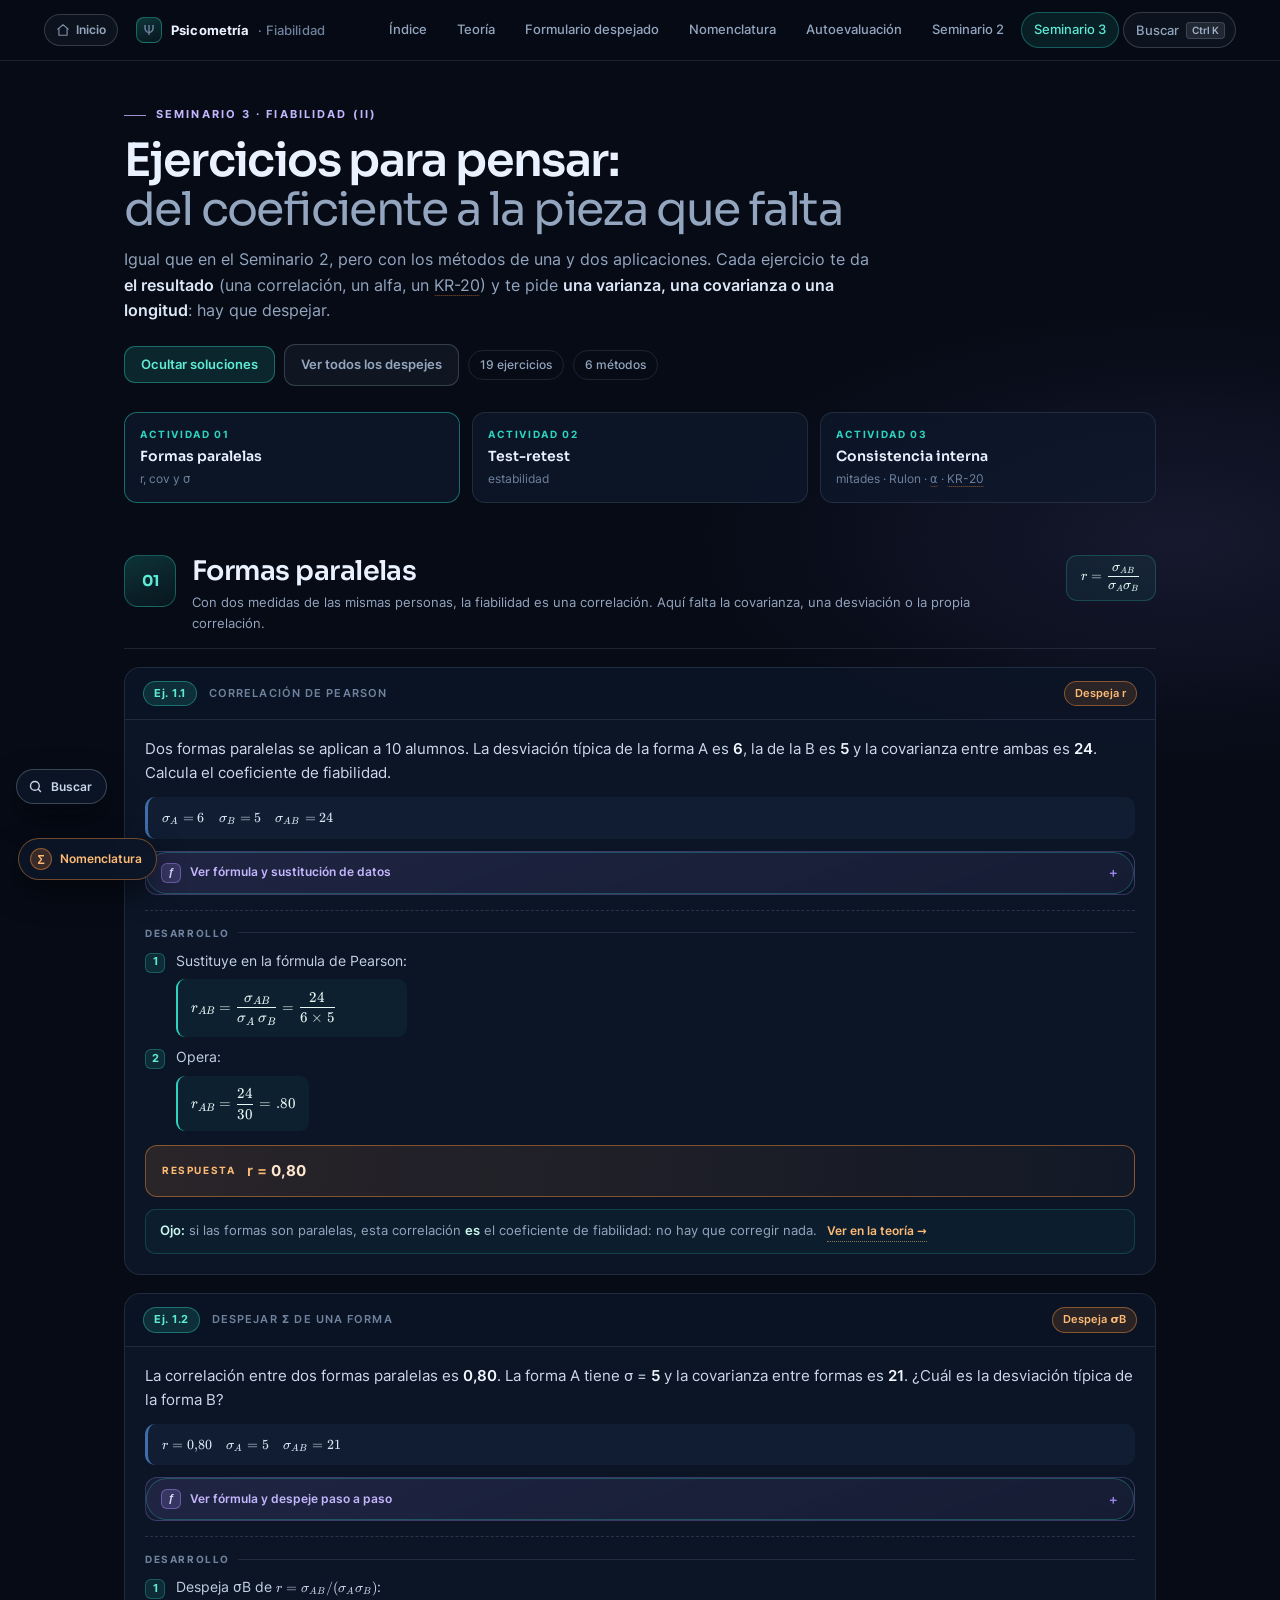
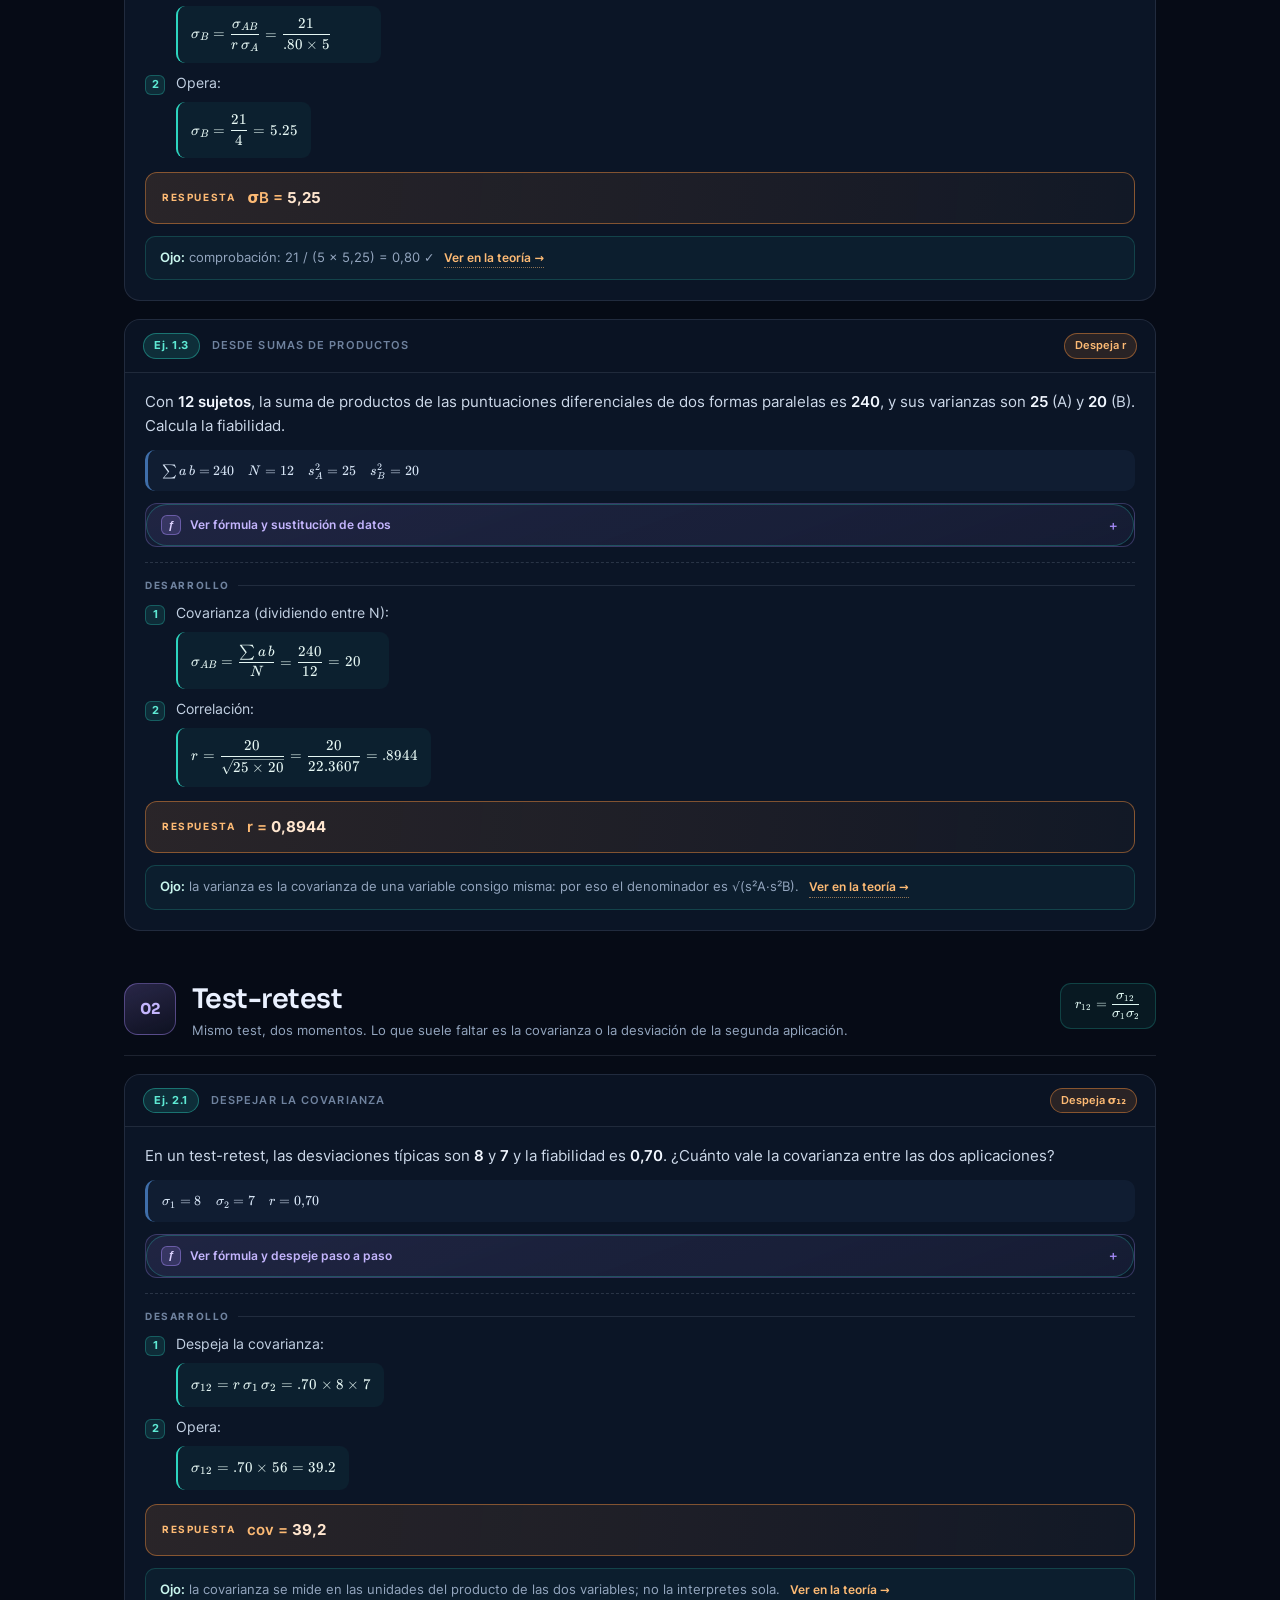
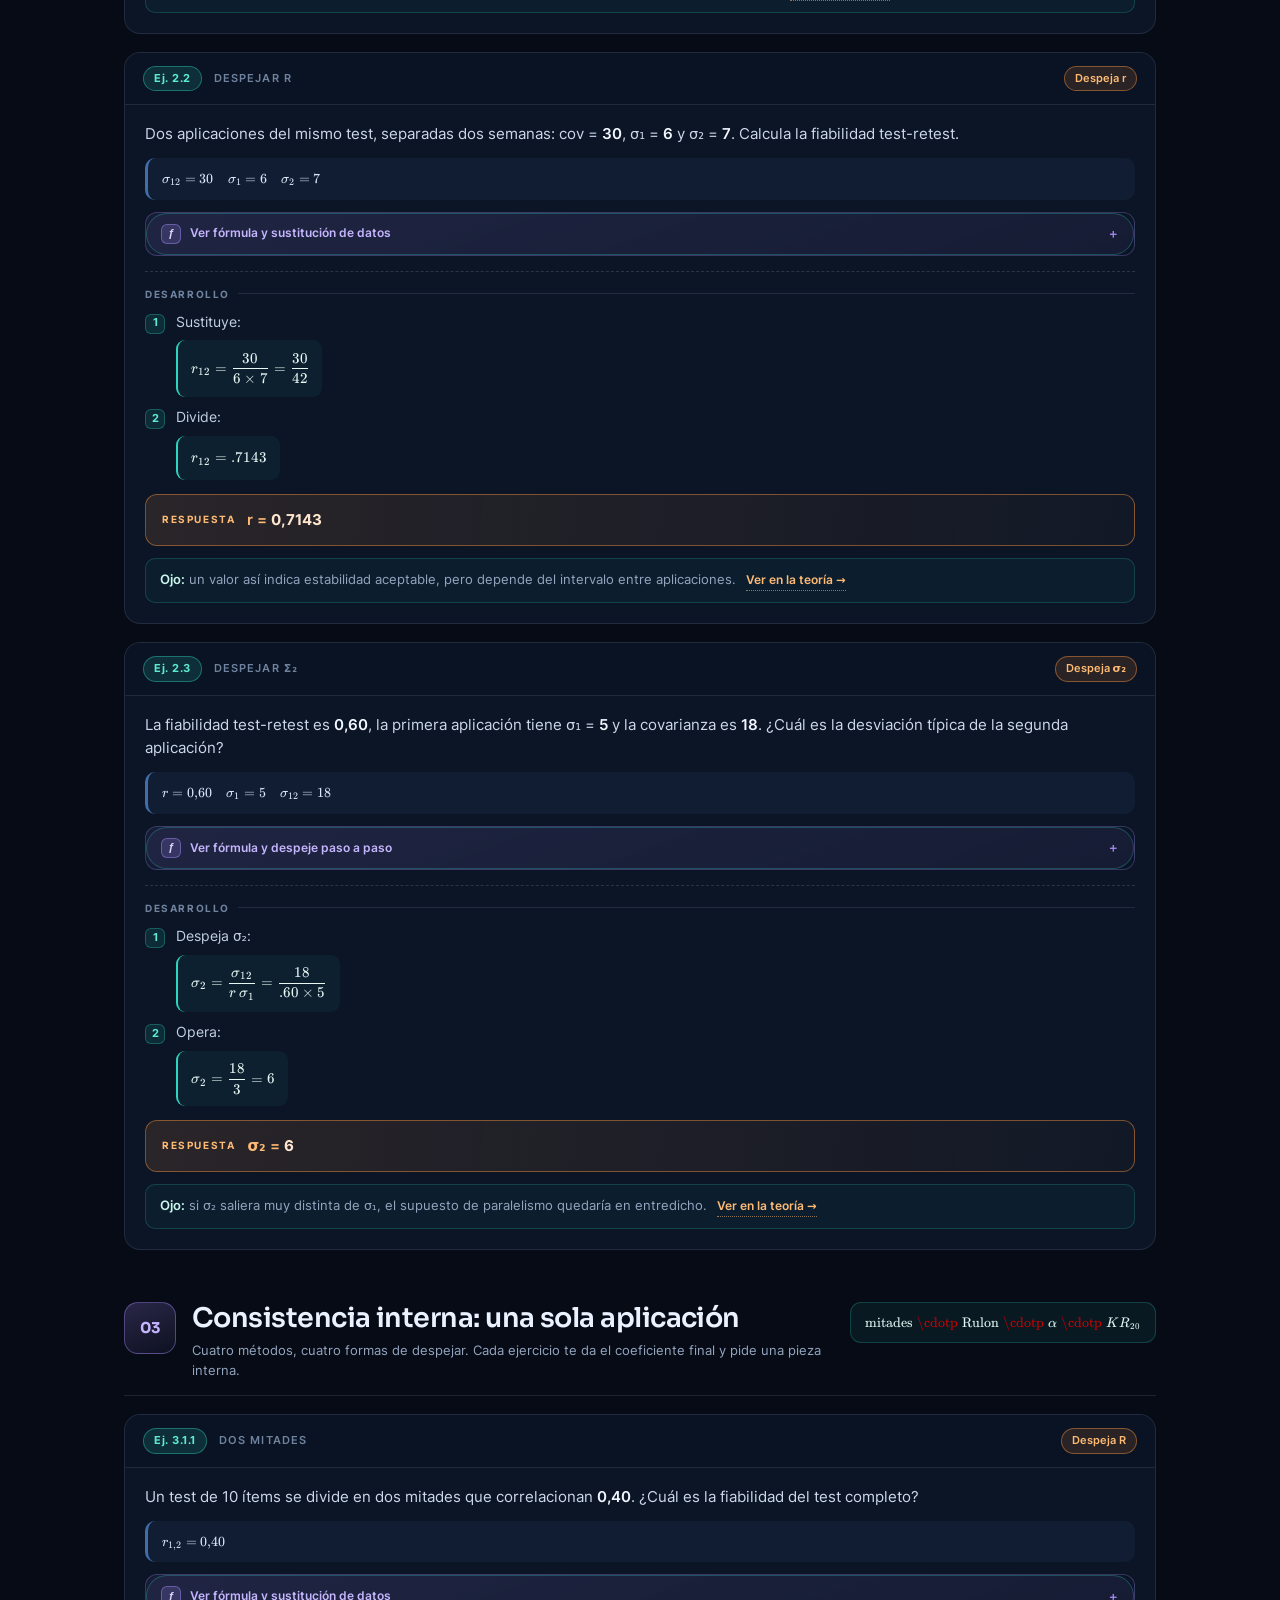
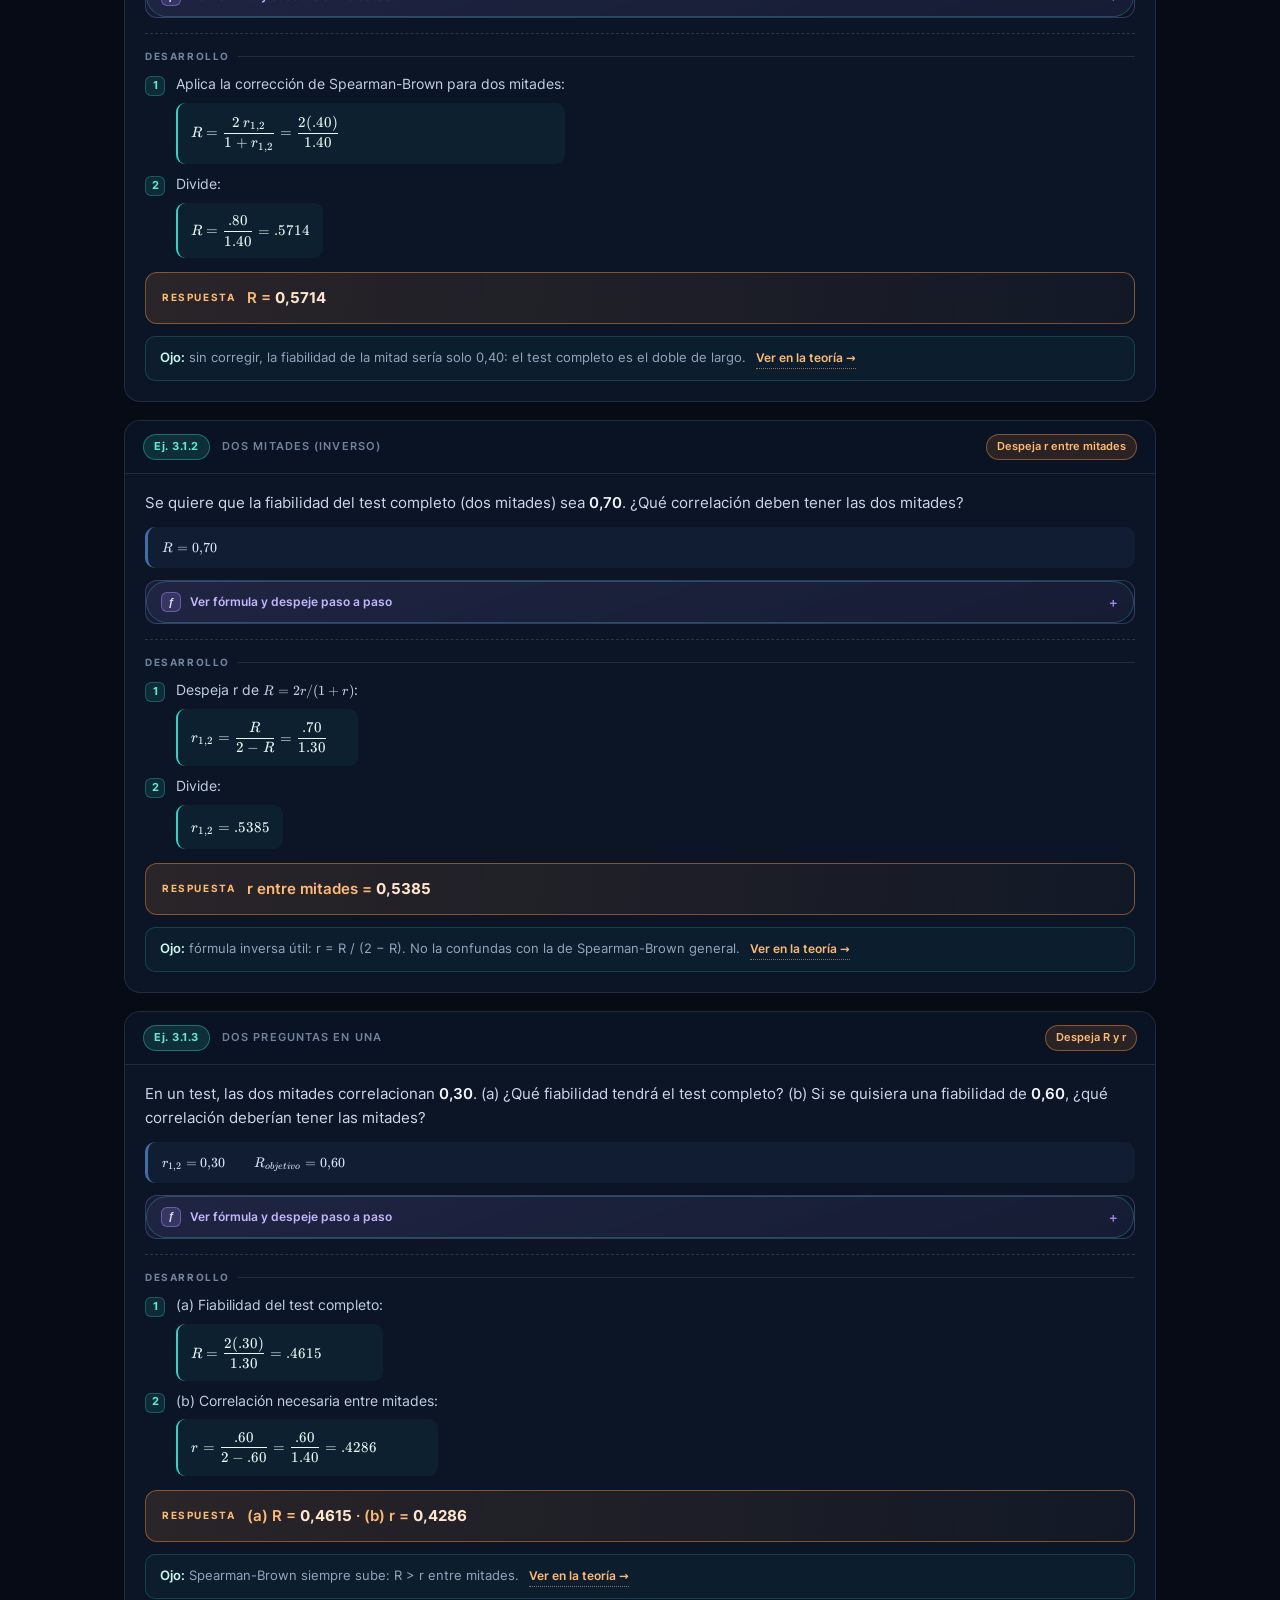
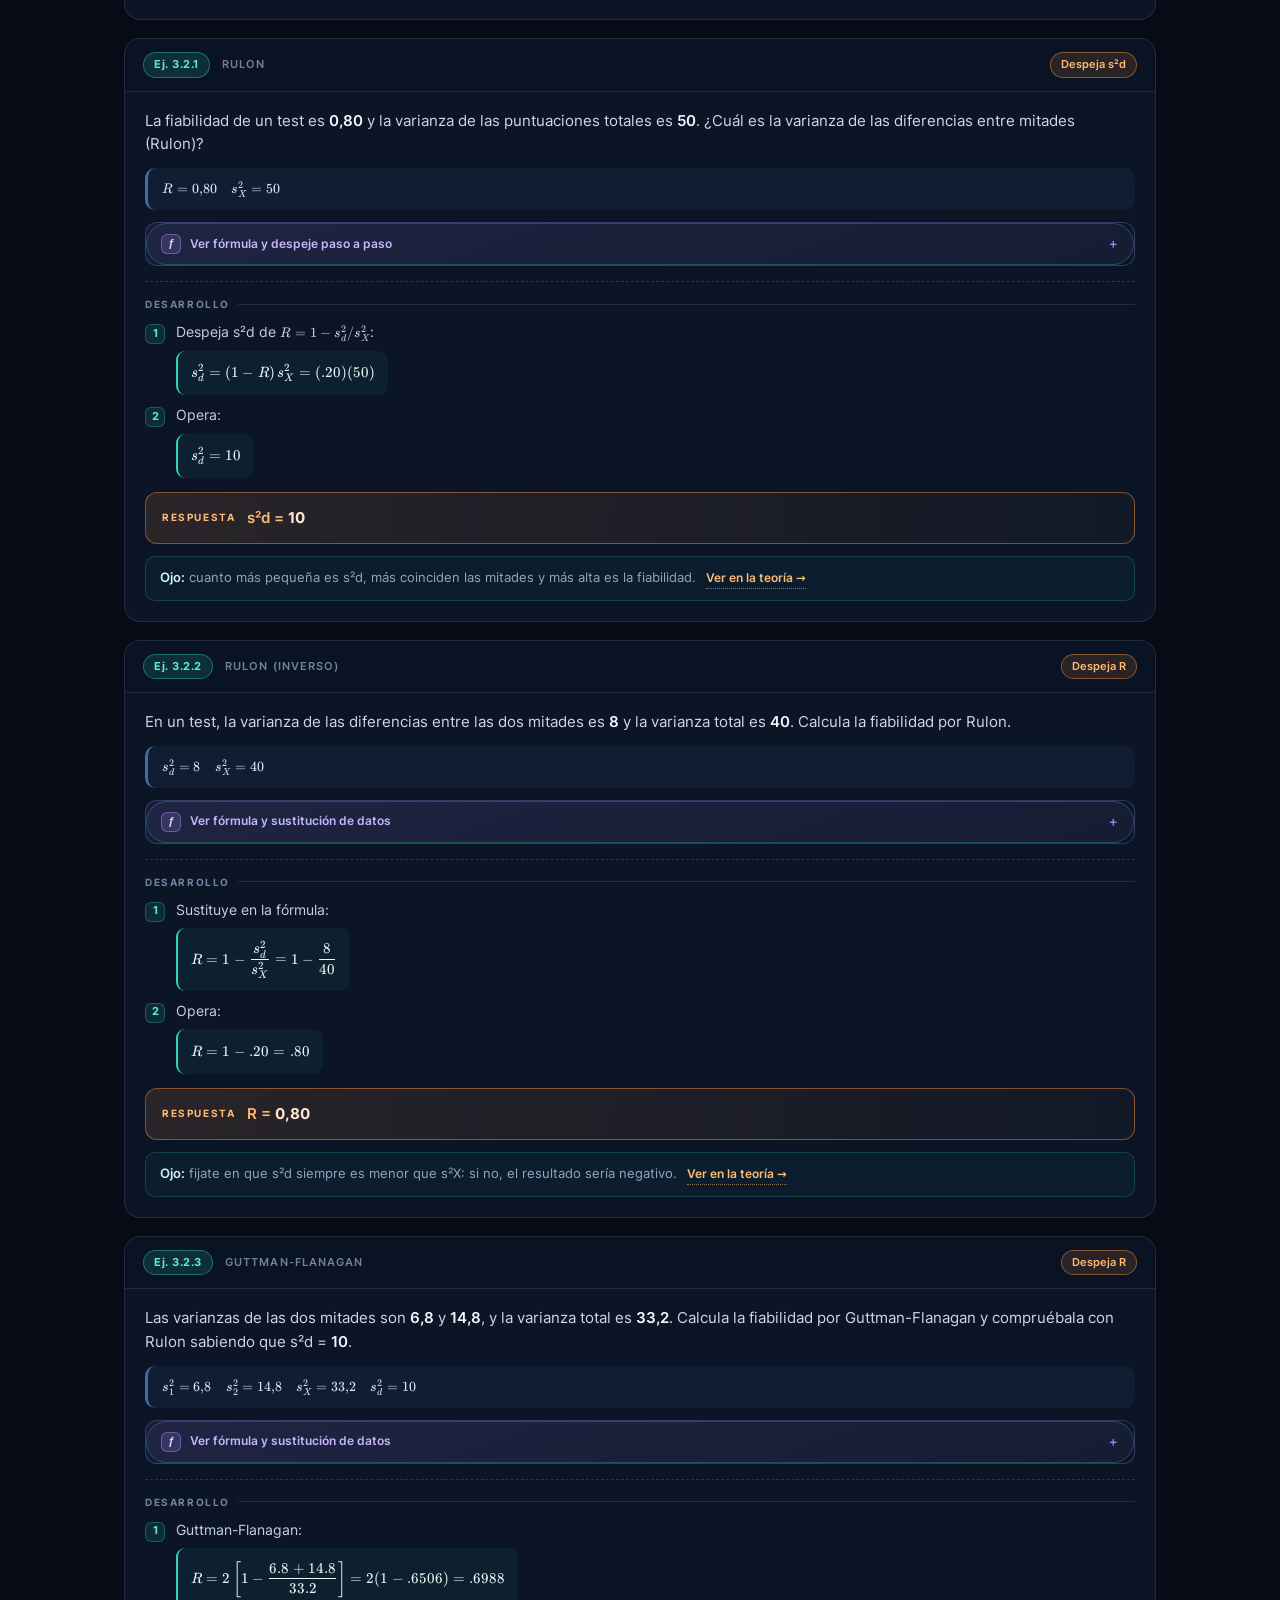
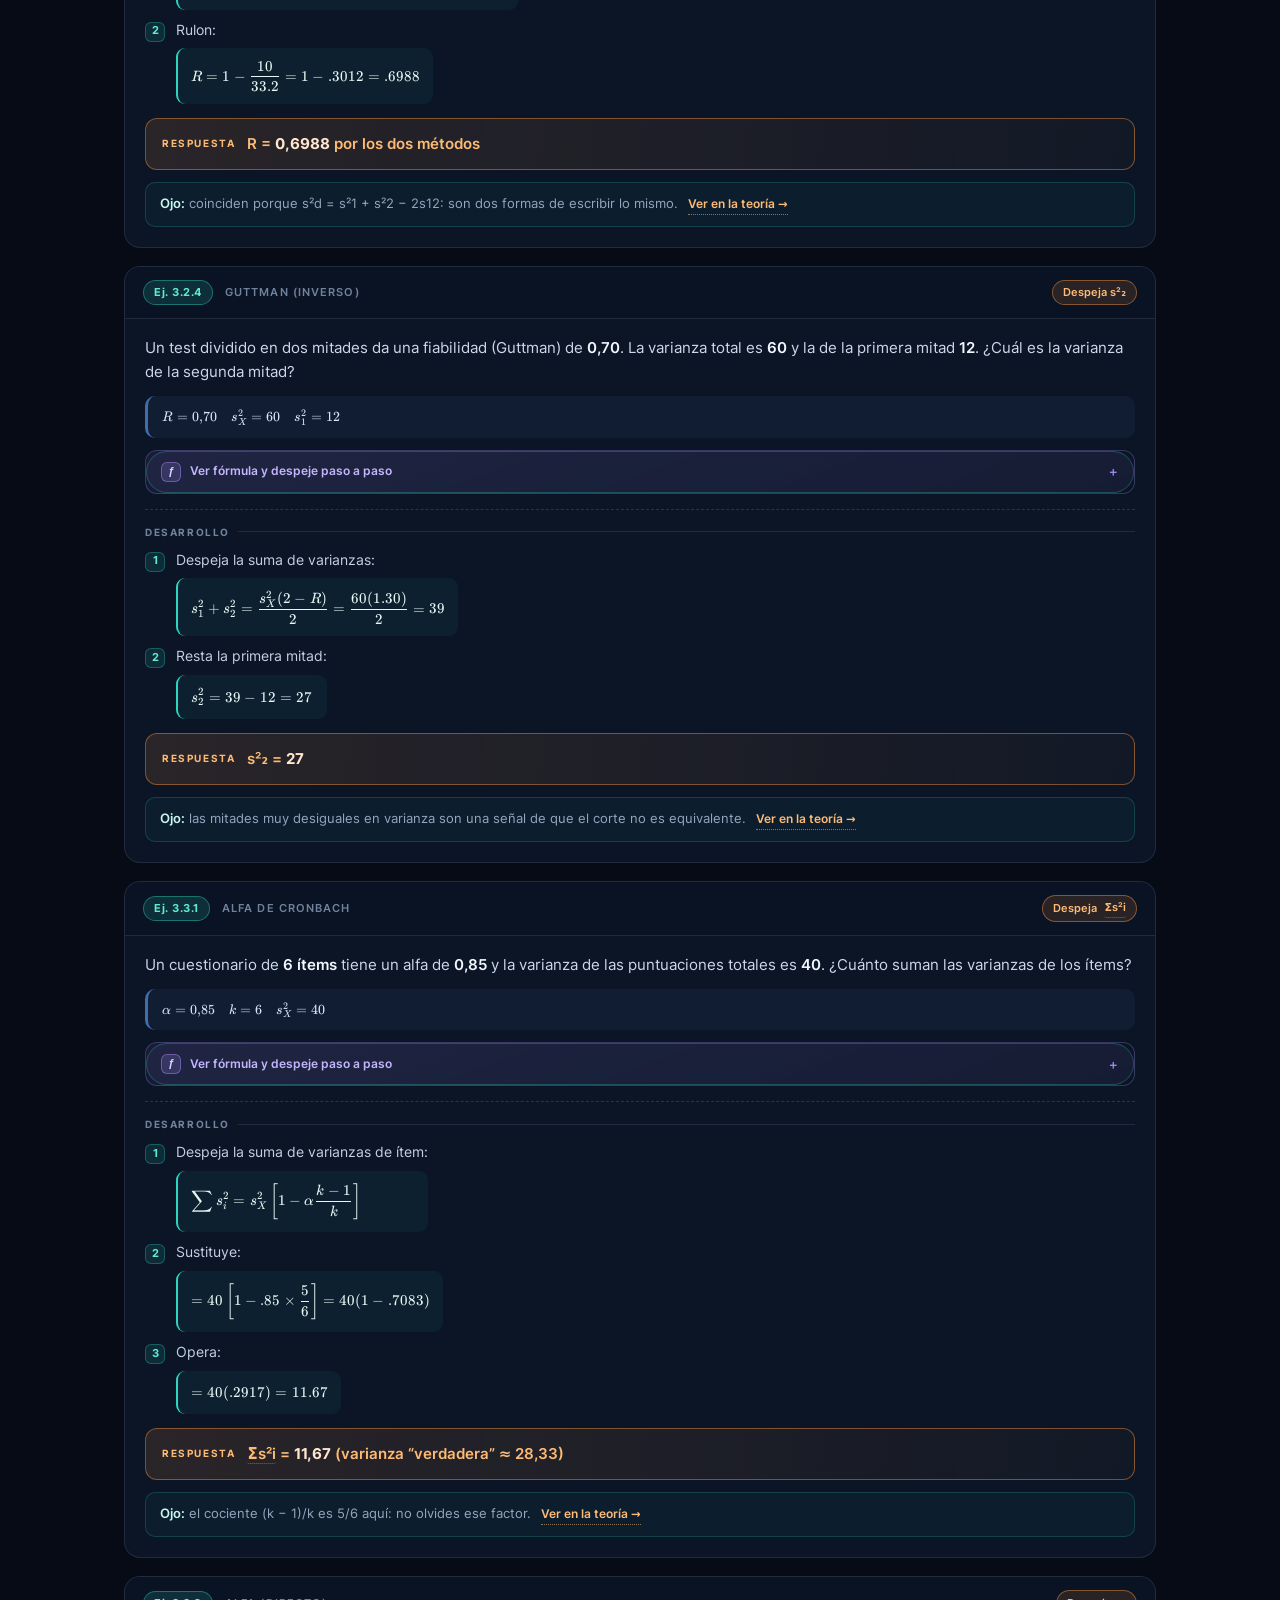
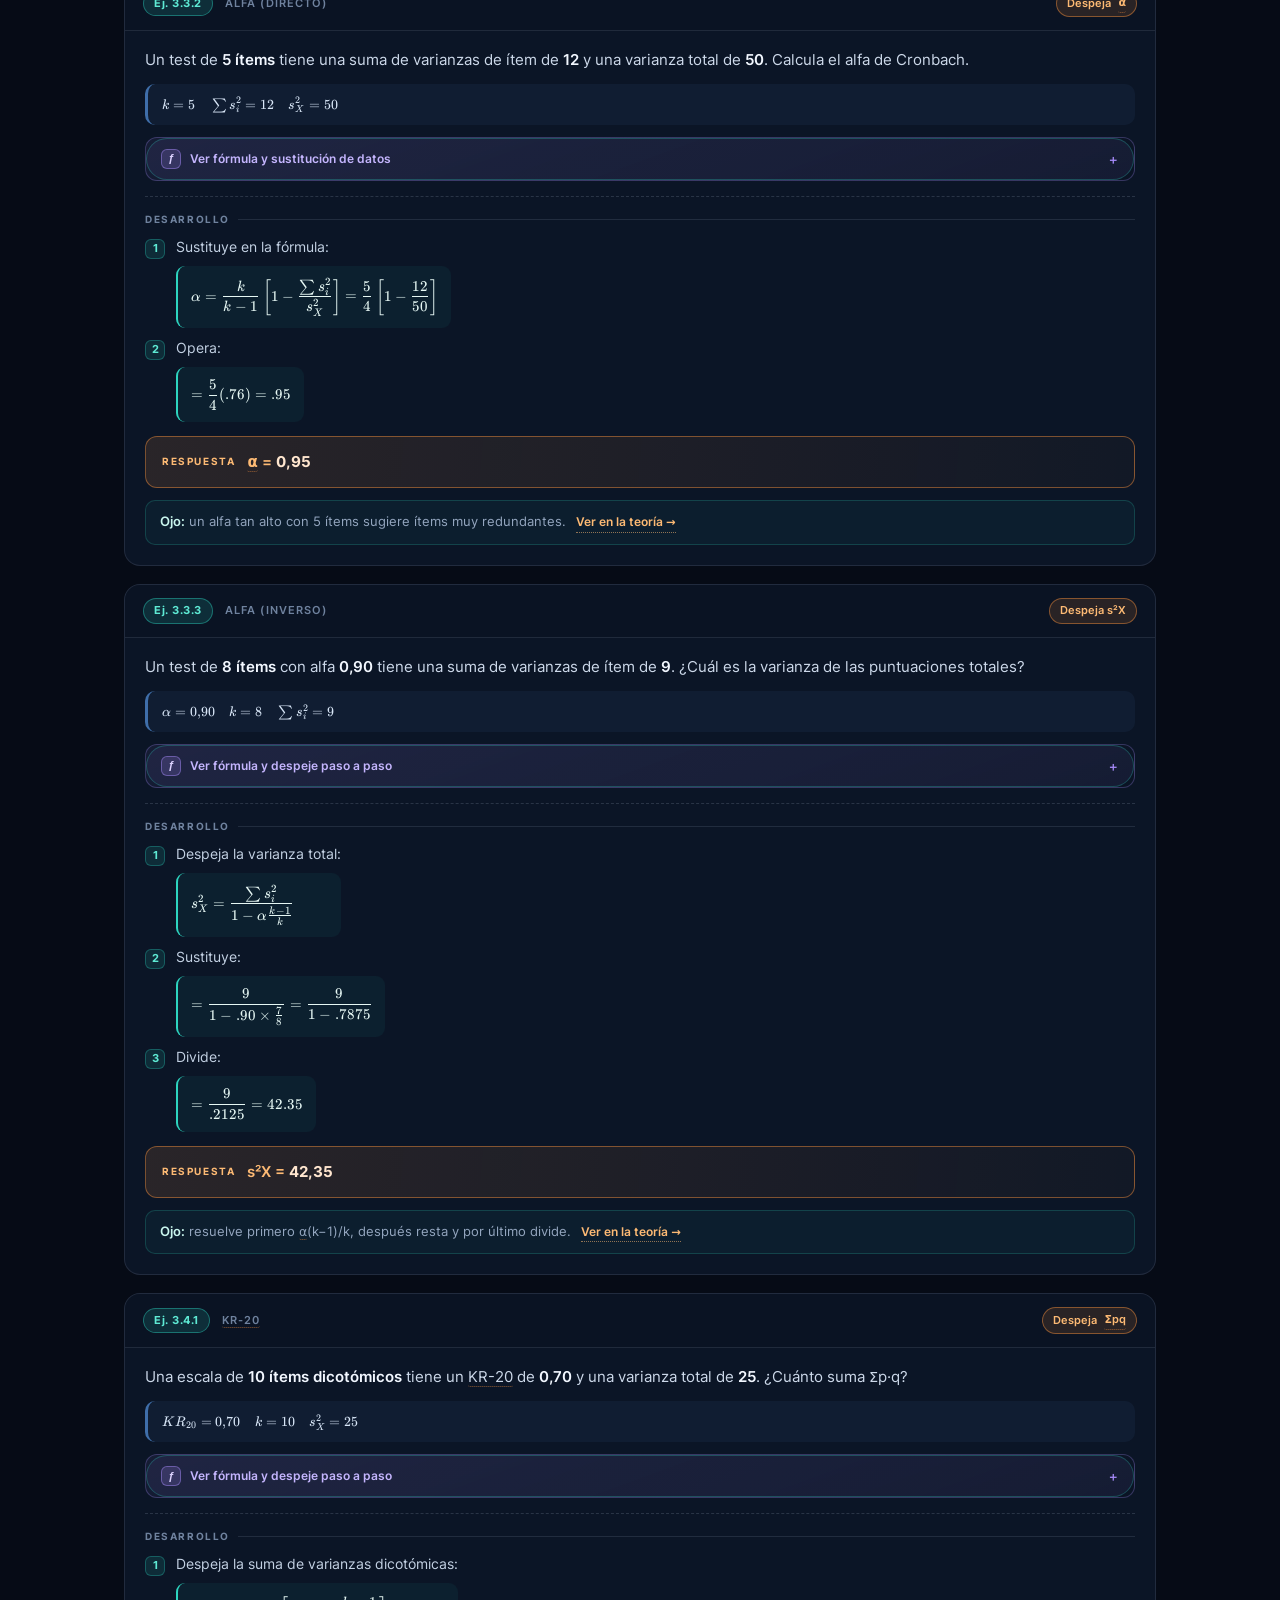
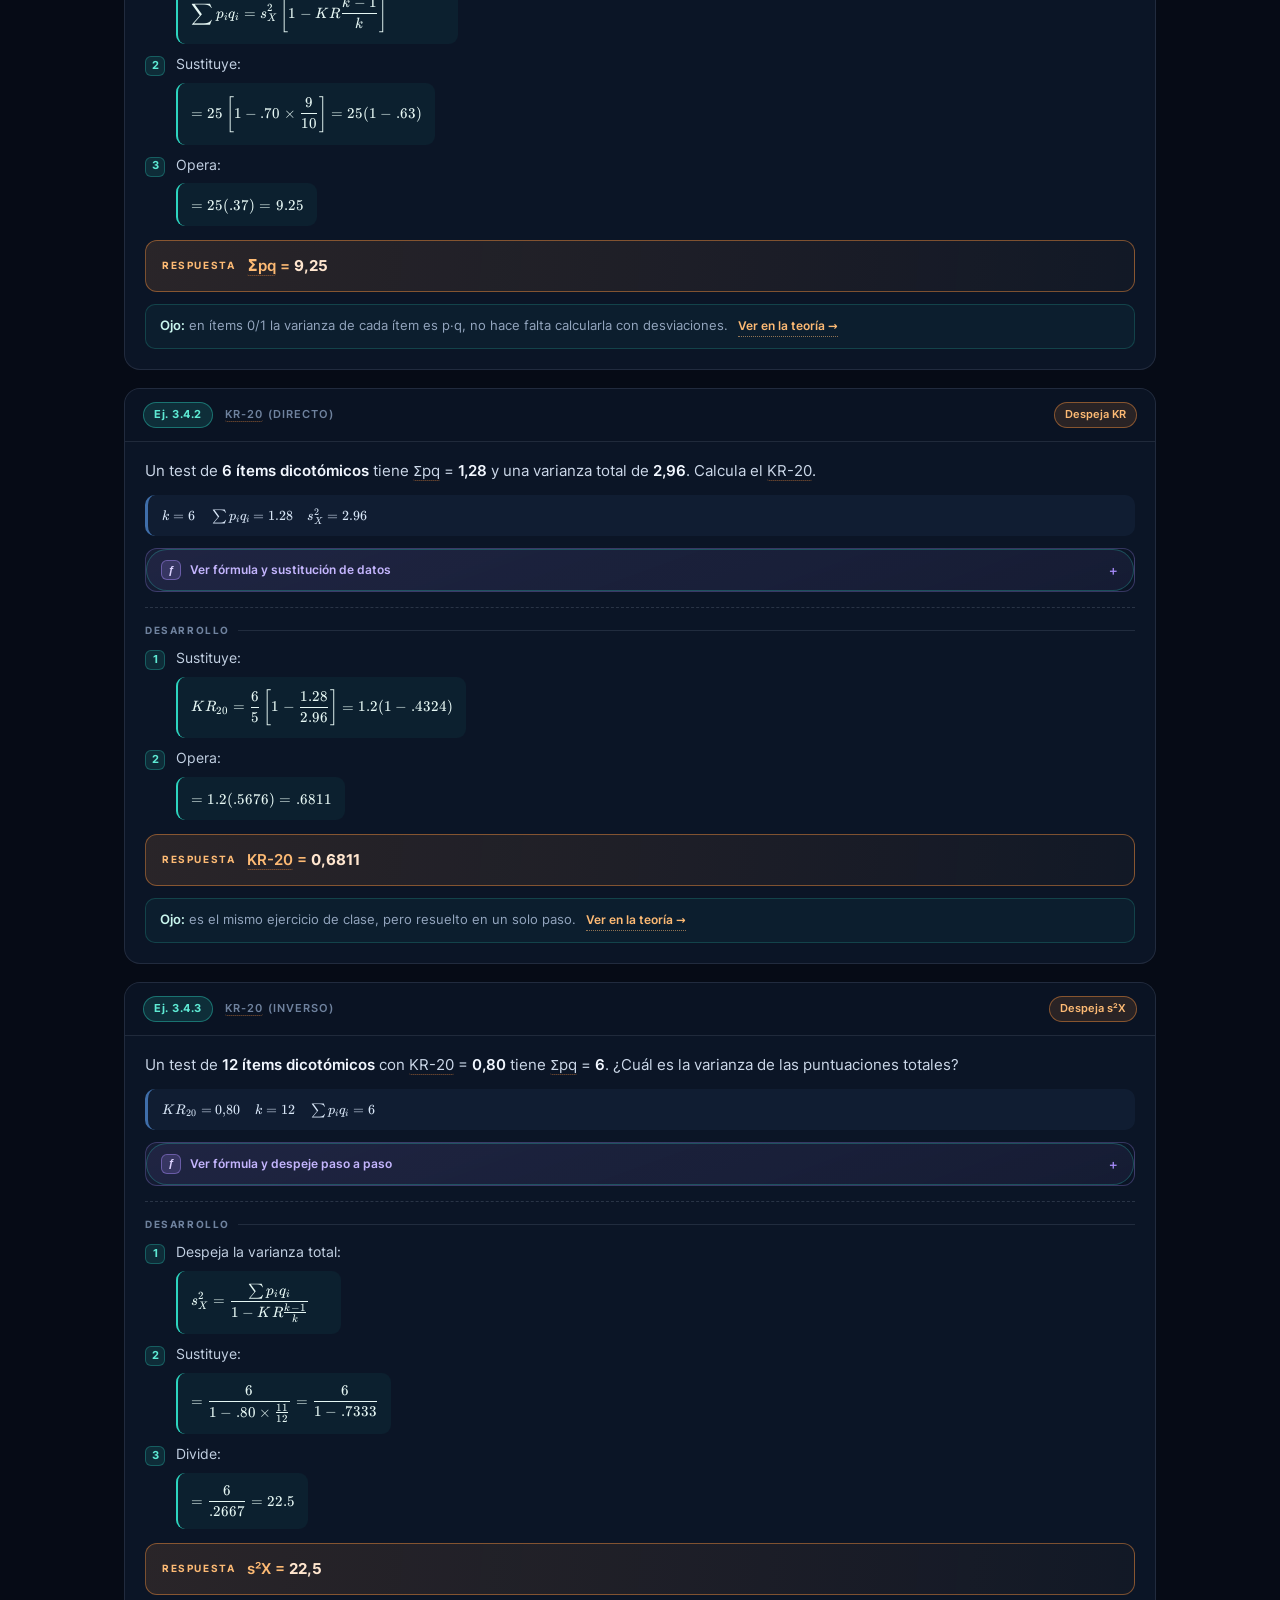
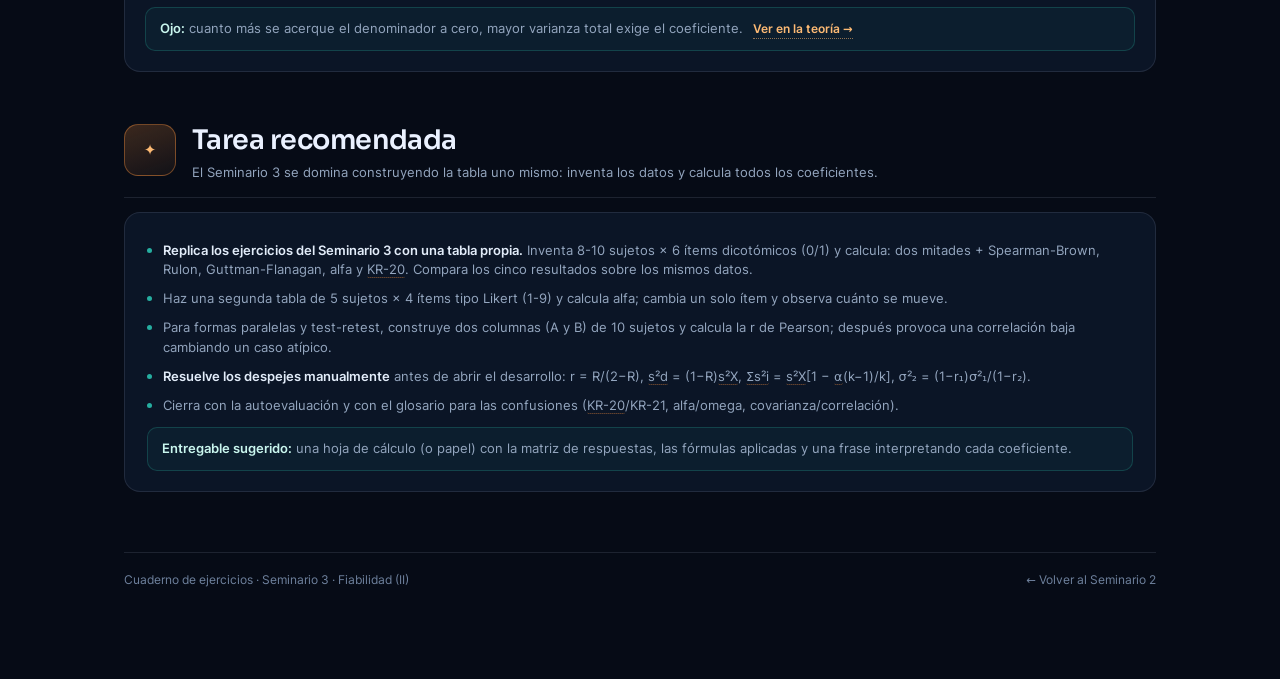
<file: ejercicios/seminario3.html>
<!DOCTYPE html>
<html lang="es">
<head>
<meta charset="UTF-8">
<meta name="viewport" content="width=device-width, initial-scale=1.0">
<meta name="theme-color" content="#060b16">
<title>Ejercicios · Seminario 3 · Fiabilidad</title>
<meta name="description" content="18 ejercicios inversos de fiabilidad (Seminario 3): formas paralelas, test-retest y consistencia interna.">
<link rel="icon" type="image/svg+xml" href="assets/favicon.svg">
<link rel="stylesheet" href="assets/vendor/katex/katex.min.css">
<link rel="stylesheet" href="assets/css/ejercicios.css">
<link rel="stylesheet" href="assets/css/glosario.css">
<link rel="stylesheet" href="assets/css/buscador.css">
</head>
<body class="ejercicios">

<header class="topbar">
  <a class="homebtn" href="../index.html" title="Volver al inicio"><svg viewBox="0 0 24 24" width="14" height="14" fill="none" stroke="currentColor" stroke-width="2" stroke-linecap="round" stroke-linejoin="round"><path d="M3 10.5L12 3l9 7.5"/><path d="M5 9.5V21h14V9.5"/></svg><span>Inicio</span></a>
  <a class="brand" href="index.html"><span class="brand__mark">Ψ</span><b>Psicometría</b> <span>· Fiabilidad</span></a>
  <nav class="topnav" aria-label="Secciones">
    <a href="index.html">Índice</a>
    <a href="teoria.html">Teoría</a>
    <a href="formulario.html">Formulario despejado</a>
    <a href="nomenclatura.html">Nomenclatura</a>
    <a href="autoevaluacion.html">Autoevaluación</a>
    <a href="seminario2.html">Seminario 2</a>
    <a href="seminario3.html" class="is-active">Seminario 3</a>
  </nav>
</header>

<main class="wrap">

<section>
  <div class="eyebrow eyebrow--violet">Seminario 3 · Fiabilidad (II)</div>
  <h1>Ejercicios para pensar:<br><span class="thin">del coeficiente a la pieza que falta</span></h1>
  <p class="lead">Igual que en el Seminario 2, pero con los métodos de una y dos aplicaciones. Cada ejercicio te da <b>el resultado</b> (una correlación, un alfa, un KR-20) y te pide <b>una varianza, una covarianza o una longitud</b>: hay que despejar.</p>
  <div class="tools">
    <button class="btn" id="toggleSol" type="button">Ocultar soluciones</button>
    <a class="btn btn--ghost" href="formulario.html">Ver todos los despejes</a>
    <span class="chip">19 ejercicios</span>
    <span class="chip">6 métodos</span>
  </div>
  <nav class="toc" aria-label="Índice"><a href="#a1"><div class="toc__n">Actividad 01</div><div class="toc__t">Formas paralelas</div><div class="toc__d">r, cov y σ</div></a><a href="#a2"><div class="toc__n">Actividad 02</div><div class="toc__t">Test-retest</div><div class="toc__d">estabilidad</div></a><a href="#a3"><div class="toc__n">Actividad 03</div><div class="toc__t">Consistencia interna</div><div class="toc__d">mitades · Rulon · α · KR-20</div></a></nav>
</section>

<section class="act" id="a1">
  <div class="act__head">
    <div class="act__badge">01</div>
    <div>
      <h2 class="act__title">Formas paralelas</h2>
      <p class="act__sub">Con dos medidas de las mismas personas, la fiabilidad es una correlación. Aquí falta la covarianza, una desviación o la propia correlación.</p>
    </div>
    <div class="act__eq">\( r=\dfrac{\sigma_{AB}}{\sigma_A\sigma_B} \)</div>
  </div>
  
<article class="ex" id="e1-1">
  <header class="ex__head">
    <span class="ex__num">Ej. 1.1</span>
    <span class="ex__kind">Correlación de Pearson</span>
    <span class="ex__desp">Despeja r</span>
  </header>
  <div class="ex__body">
    <p class="ex__q">Dos formas paralelas se aplican a 10 alumnos. La desviación típica de la forma A es <b>6</b>, la de la B es <b>5</b> y la covarianza entre ambas es <b>24</b>. Calcula el coeficiente de fiabilidad.</p>
    <div class="ex__data">\(\sigma_A=6 \quad \sigma_B=5 \quad \sigma_{AB}=24\)</div>
    
<details class="deriv">
  <summary><span class="deriv__ico">ƒ</span> Ver fórmula y sustitución de datos</summary>
  <div class="deriv__body">
    <div class="deriv__lbl">Fórmula de partida</div>
    <div class="deriv__name">Coeficiente de correlación de Pearson</div>
    <div class="fx fx--violet">\[ r=\dfrac{\sigma_{AB}}{\sigma_A\,\sigma_B} \]</div>
    <div class="deriv__syms"><span><b>r</b> coeficiente de correlación</span><span><b>σ_AB</b> covarianza</span><span><b>σ_A</b> desviación de A</span><span><b>σ_B</b> desviación de B</span></div>
    <div class="deriv__direct">No requiere despeje: la incógnita ya está aislada. Solo hay que reemplazar cada símbolo por su dato.</div>
    <div class="deriv__lbl" style="margin-top:12px">Sustitución de los datos</div>
    <ol class="steps"><li class="step"><span class="step__n">1</span><div class="step__tx">Si hace falta, calcula antes la covarianza.<div class="fx">\[ \sigma_{AB}=\dfrac{\sum a\,b}{N} \]</div></div></li><li class="step"><span class="step__n">2</span><div class="step__tx">Divide entre el producto de las desviaciones típicas.<div class="fx">\[ r=\dfrac{\sigma_{AB}}{\sigma_A\,\sigma_B} \]</div></div></li></ol>
    
    <div class="deriv__foot">Esta ecuación está desarrollada en el <a href="formulario.html#eq20">formulario despejado →</a> · <a href="teoria.html#t5">explicación en la teoría →</a></div>
  </div>
</details>
    <div class="sol">
      <div class="sol__head">Desarrollo</div>
      <ol class="steps"><li class="step"><span class="step__n">1</span><div class="step__tx">Sustituye en la fórmula de Pearson:<div class="fx">\[ r_{AB}=\dfrac{\sigma_{AB}}{\sigma_A\,\sigma_B}=\dfrac{24}{6\times5} \]</div></div></li><li class="step"><span class="step__n">2</span><div class="step__tx">Opera:<div class="fx">\[ r_{AB}=\dfrac{24}{30}=.80 \]</div></div></li></ol>
      <div class="ans"><span class="ans__lbl">Respuesta</span><div class="ans__val">r = <b>0,80</b></div></div>
      <div class="note note--key"><b>Ojo:</b> si las formas son paralelas, esta correlación <b>es</b> el coeficiente de fiabilidad: no hay que corregir nada. <a class="note__link" href="teoria.html#t5">Ver en la teoría →</a></div>
    </div>
  </div>
</article>
<article class="ex" id="e1-2">
  <header class="ex__head">
    <span class="ex__num">Ej. 1.2</span>
    <span class="ex__kind">Despejar σ de una forma</span>
    <span class="ex__desp">Despeja σB</span>
  </header>
  <div class="ex__body">
    <p class="ex__q">La correlación entre dos formas paralelas es <b>0,80</b>. La forma A tiene σ = <b>5</b> y la covarianza entre formas es <b>21</b>. ¿Cuál es la desviación típica de la forma B?</p>
    <div class="ex__data">\(r=0{,}80 \quad \sigma_A=5 \quad \sigma_{AB}=21\)</div>
    
<details class="deriv">
  <summary><span class="deriv__ico">ƒ</span> Ver fórmula y despeje paso a paso</summary>
  <div class="deriv__body">
    <div class="deriv__lbl">Fórmula de partida</div>
    <div class="deriv__name">Coeficiente de correlación de Pearson (despeje de σB)</div>
    <div class="fx fx--violet">\[ r=\dfrac{\sigma_{AB}}{\sigma_A\,\sigma_B} \]</div>
    <div class="deriv__syms"><span><b>r</b> correlación</span><span><b>σ_AB</b> covarianza</span><span><b>σ_A</b> desviación de A</span><span><b>σ_B</b> desviación de B</span></div>
    
    <div class="deriv__lbl" style="margin-top:12px">Despeje de la incógnita</div>
    <ol class="steps"><li class="step"><span class="step__n">1</span><div class="step__tx">Multiplica los dos miembros por σAσB.<div class="fx">\[ r\,\sigma_A\,\sigma_B=\sigma_{AB} \]</div></div></li><li class="step"><span class="step__n">2</span><div class="step__tx">Divide entre r y σA.<div class="fx">\[ \sigma_B=\dfrac{\sigma_{AB}}{r\,\sigma_A} \]</div></div></li></ol>
    <div class="deriv__lbl" style="margin-top:12px">Fórmula aplicada</div><div class="fx fx--amber">\[ \sigma_B=\dfrac{\sigma_{AB}}{r\,\sigma_A} \]</div>
    <div class="deriv__foot">Esta ecuación está desarrollada en el <a href="formulario.html#eq20">formulario despejado →</a> · <a href="teoria.html#t5">explicación en la teoría →</a></div>
  </div>
</details>
    <div class="sol">
      <div class="sol__head">Desarrollo</div>
      <ol class="steps"><li class="step"><span class="step__n">1</span><div class="step__tx">Despeja σB de \( r=\sigma_{AB}/(\sigma_A\sigma_B) \):<div class="fx">\[ \sigma_B=\dfrac{\sigma_{AB}}{r\,\sigma_A}=\dfrac{21}{.80\times5} \]</div></div></li><li class="step"><span class="step__n">2</span><div class="step__tx">Opera:<div class="fx">\[ \sigma_B=\dfrac{21}{4}=5.25 \]</div></div></li></ol>
      <div class="ans"><span class="ans__lbl">Respuesta</span><div class="ans__val">σB = <b>5,25</b></div></div>
      <div class="note note--key"><b>Ojo:</b> comprobación: 21 / (5 × 5,25) = 0,80 ✓ <a class="note__link" href="teoria.html#t5">Ver en la teoría →</a></div>
    </div>
  </div>
</article>
<article class="ex" id="e1-3">
  <header class="ex__head">
    <span class="ex__num">Ej. 1.3</span>
    <span class="ex__kind">Desde sumas de productos</span>
    <span class="ex__desp">Despeja r</span>
  </header>
  <div class="ex__body">
    <p class="ex__q">Con <b>12 sujetos</b>, la suma de productos de las puntuaciones diferenciales de dos formas paralelas es <b>240</b>, y sus varianzas son <b>25</b> (A) y <b>20</b> (B). Calcula la fiabilidad.</p>
    <div class="ex__data">\(\sum a\,b=240 \quad N=12 \quad s^2_A=25 \quad s^2_B=20\)</div>
    
<details class="deriv">
  <summary><span class="deriv__ico">ƒ</span> Ver fórmula y sustitución de datos</summary>
  <div class="deriv__body">
    <div class="deriv__lbl">Fórmula de partida</div>
    <div class="deriv__name">Coeficiente de correlación de Pearson</div>
    <div class="fx fx--violet">\[ r=\dfrac{\sigma_{AB}}{\sigma_A\,\sigma_B} \]</div>
    <div class="deriv__syms"><span><b>r</b> coeficiente de correlación</span><span><b>σ_AB</b> covarianza</span><span><b>σ_A</b> desviación de A</span><span><b>σ_B</b> desviación de B</span></div>
    <div class="deriv__direct">No requiere despeje: la incógnita ya está aislada. Solo hay que reemplazar cada símbolo por su dato.</div>
    <div class="deriv__lbl" style="margin-top:12px">Sustitución de los datos</div>
    <ol class="steps"><li class="step"><span class="step__n">1</span><div class="step__tx">Si hace falta, calcula antes la covarianza.<div class="fx">\[ \sigma_{AB}=\dfrac{\sum a\,b}{N} \]</div></div></li><li class="step"><span class="step__n">2</span><div class="step__tx">Divide entre el producto de las desviaciones típicas.<div class="fx">\[ r=\dfrac{\sigma_{AB}}{\sigma_A\,\sigma_B} \]</div></div></li></ol>
    
    <div class="deriv__foot">Esta ecuación está desarrollada en el <a href="formulario.html#eq20">formulario despejado →</a> · <a href="teoria.html#t5">explicación en la teoría →</a></div>
  </div>
</details>
    <div class="sol">
      <div class="sol__head">Desarrollo</div>
      <ol class="steps"><li class="step"><span class="step__n">1</span><div class="step__tx">Covarianza (dividiendo entre N):<div class="fx">\[ \sigma_{AB}=\dfrac{\sum a\,b}{N}=\dfrac{240}{12}=20 \]</div></div></li><li class="step"><span class="step__n">2</span><div class="step__tx">Correlación:<div class="fx">\[ r=\dfrac{20}{\sqrt{25\times20}}=\dfrac{20}{22.3607}=.8944 \]</div></div></li></ol>
      <div class="ans"><span class="ans__lbl">Respuesta</span><div class="ans__val">r = <b>0,8944</b></div></div>
      <div class="note note--key"><b>Ojo:</b> la varianza es la covarianza de una variable consigo misma: por eso el denominador es √(s²A·s²B). <a class="note__link" href="teoria.html#t5">Ver en la teoría →</a></div>
    </div>
  </div>
</article>
</section>
<section class="act" id="2">
  <div class="act__head">
    <div class="act__badge act__badge--violet">02</div>
    <div>
      <h2 class="act__title">Test-retest</h2>
      <p class="act__sub">Mismo test, dos momentos. Lo que suele faltar es la covarianza o la desviación de la segunda aplicación.</p>
    </div>
    <div class="act__eq">\( r_{12}=\dfrac{\sigma_{12}}{\sigma_1\sigma_2} \)</div>
  </div>
  
<article class="ex" id="e2-1">
  <header class="ex__head">
    <span class="ex__num">Ej. 2.1</span>
    <span class="ex__kind">Despejar la covarianza</span>
    <span class="ex__desp">Despeja σ₁₂</span>
  </header>
  <div class="ex__body">
    <p class="ex__q">En un test-retest, las desviaciones típicas son <b>8</b> y <b>7</b> y la fiabilidad es <b>0,70</b>. ¿Cuánto vale la covarianza entre las dos aplicaciones?</p>
    <div class="ex__data">\(\sigma_1=8 \quad \sigma_2=7 \quad r=0{,}70\)</div>
    
<details class="deriv">
  <summary><span class="deriv__ico">ƒ</span> Ver fórmula y despeje paso a paso</summary>
  <div class="deriv__body">
    <div class="deriv__lbl">Fórmula de partida</div>
    <div class="deriv__name">Covarianza a partir de la correlación</div>
    <div class="fx fx--violet">\[ r=\dfrac{\sigma_{12}}{\sigma_1\,\sigma_2} \]</div>
    <div class="deriv__syms"><span><b>σ₁₂</b> covarianza</span><span><b>r</b> correlación</span><span><b>σ₁</b> desviación 1</span><span><b>σ₂</b> desviación 2</span></div>
    
    <div class="deriv__lbl" style="margin-top:12px">Despeje de la incógnita</div>
    <ol class="steps"><li class="step"><span class="step__n">1</span><div class="step__tx">Multiplica por el denominador.<div class="fx">\[ r\,\sigma_1\,\sigma_2=\sigma_{12} \]</div></div></li><li class="step"><span class="step__n">2</span><div class="step__tx">Ordena.<div class="fx">\[ \sigma_{12}=r\,\sigma_1\,\sigma_2 \]</div></div></li></ol>
    <div class="deriv__lbl" style="margin-top:12px">Fórmula aplicada</div><div class="fx fx--amber">\[ \sigma_{12}=r\,\sigma_1\,\sigma_2 \]</div>
    <div class="deriv__foot">Esta ecuación está desarrollada en el <a href="formulario.html#eq20">formulario despejado →</a> · <a href="teoria.html#t5">explicación en la teoría →</a></div>
  </div>
</details>
    <div class="sol">
      <div class="sol__head">Desarrollo</div>
      <ol class="steps"><li class="step"><span class="step__n">1</span><div class="step__tx">Despeja la covarianza:<div class="fx">\[ \sigma_{12}=r\,\sigma_1\,\sigma_2=.70\times8\times7 \]</div></div></li><li class="step"><span class="step__n">2</span><div class="step__tx">Opera:<div class="fx">\[ \sigma_{12}=.70\times56=39.2 \]</div></div></li></ol>
      <div class="ans"><span class="ans__lbl">Respuesta</span><div class="ans__val">cov = <b>39,2</b></div></div>
      <div class="note note--key"><b>Ojo:</b> la covarianza se mide en las unidades del producto de las dos variables; no la interpretes sola. <a class="note__link" href="teoria.html#t5">Ver en la teoría →</a></div>
    </div>
  </div>
</article>
<article class="ex" id="e2-2">
  <header class="ex__head">
    <span class="ex__num">Ej. 2.2</span>
    <span class="ex__kind">Despejar r</span>
    <span class="ex__desp">Despeja r</span>
  </header>
  <div class="ex__body">
    <p class="ex__q">Dos aplicaciones del mismo test, separadas dos semanas: cov = <b>30</b>, σ₁ = <b>6</b> y σ₂ = <b>7</b>. Calcula la fiabilidad test-retest.</p>
    <div class="ex__data">\(\sigma_{12}=30 \quad \sigma_1=6 \quad \sigma_2=7\)</div>
    
<details class="deriv">
  <summary><span class="deriv__ico">ƒ</span> Ver fórmula y sustitución de datos</summary>
  <div class="deriv__body">
    <div class="deriv__lbl">Fórmula de partida</div>
    <div class="deriv__name">Coeficiente de correlación de Pearson</div>
    <div class="fx fx--violet">\[ r=\dfrac{\sigma_{AB}}{\sigma_A\,\sigma_B} \]</div>
    <div class="deriv__syms"><span><b>r</b> coeficiente de correlación</span><span><b>σ_AB</b> covarianza</span><span><b>σ_A</b> desviación de A</span><span><b>σ_B</b> desviación de B</span></div>
    <div class="deriv__direct">No requiere despeje: la incógnita ya está aislada. Solo hay que reemplazar cada símbolo por su dato.</div>
    <div class="deriv__lbl" style="margin-top:12px">Sustitución de los datos</div>
    <ol class="steps"><li class="step"><span class="step__n">1</span><div class="step__tx">Si hace falta, calcula antes la covarianza.<div class="fx">\[ \sigma_{AB}=\dfrac{\sum a\,b}{N} \]</div></div></li><li class="step"><span class="step__n">2</span><div class="step__tx">Divide entre el producto de las desviaciones típicas.<div class="fx">\[ r=\dfrac{\sigma_{AB}}{\sigma_A\,\sigma_B} \]</div></div></li></ol>
    
    <div class="deriv__foot">Esta ecuación está desarrollada en el <a href="formulario.html#eq20">formulario despejado →</a> · <a href="teoria.html#t5">explicación en la teoría →</a></div>
  </div>
</details>
    <div class="sol">
      <div class="sol__head">Desarrollo</div>
      <ol class="steps"><li class="step"><span class="step__n">1</span><div class="step__tx">Sustituye:<div class="fx">\[ r_{12}=\dfrac{30}{6\times7}=\dfrac{30}{42} \]</div></div></li><li class="step"><span class="step__n">2</span><div class="step__tx">Divide:<div class="fx">\[ r_{12}=.7143 \]</div></div></li></ol>
      <div class="ans"><span class="ans__lbl">Respuesta</span><div class="ans__val">r = <b>0,7143</b></div></div>
      <div class="note note--key"><b>Ojo:</b> un valor así indica estabilidad aceptable, pero depende del intervalo entre aplicaciones. <a class="note__link" href="teoria.html#t5">Ver en la teoría →</a></div>
    </div>
  </div>
</article>
<article class="ex" id="e2-3">
  <header class="ex__head">
    <span class="ex__num">Ej. 2.3</span>
    <span class="ex__kind">Despejar σ₂</span>
    <span class="ex__desp">Despeja σ₂</span>
  </header>
  <div class="ex__body">
    <p class="ex__q">La fiabilidad test-retest es <b>0,60</b>, la primera aplicación tiene σ₁ = <b>5</b> y la covarianza es <b>18</b>. ¿Cuál es la desviación típica de la segunda aplicación?</p>
    <div class="ex__data">\(r=0{,}60 \quad \sigma_1=5 \quad \sigma_{12}=18\)</div>
    
<details class="deriv">
  <summary><span class="deriv__ico">ƒ</span> Ver fórmula y despeje paso a paso</summary>
  <div class="deriv__body">
    <div class="deriv__lbl">Fórmula de partida</div>
    <div class="deriv__name">Coeficiente de correlación de Pearson (despeje de σB)</div>
    <div class="fx fx--violet">\[ r=\dfrac{\sigma_{AB}}{\sigma_A\,\sigma_B} \]</div>
    <div class="deriv__syms"><span><b>r</b> correlación</span><span><b>σ_AB</b> covarianza</span><span><b>σ_A</b> desviación de A</span><span><b>σ_B</b> desviación de B</span></div>
    
    <div class="deriv__lbl" style="margin-top:12px">Despeje de la incógnita</div>
    <ol class="steps"><li class="step"><span class="step__n">1</span><div class="step__tx">Multiplica los dos miembros por σAσB.<div class="fx">\[ r\,\sigma_A\,\sigma_B=\sigma_{AB} \]</div></div></li><li class="step"><span class="step__n">2</span><div class="step__tx">Divide entre r y σA.<div class="fx">\[ \sigma_B=\dfrac{\sigma_{AB}}{r\,\sigma_A} \]</div></div></li></ol>
    <div class="deriv__lbl" style="margin-top:12px">Fórmula aplicada</div><div class="fx fx--amber">\[ \sigma_B=\dfrac{\sigma_{AB}}{r\,\sigma_A} \]</div>
    <div class="deriv__foot">Esta ecuación está desarrollada en el <a href="formulario.html#eq20">formulario despejado →</a> · <a href="teoria.html#t5">explicación en la teoría →</a></div>
  </div>
</details>
    <div class="sol">
      <div class="sol__head">Desarrollo</div>
      <ol class="steps"><li class="step"><span class="step__n">1</span><div class="step__tx">Despeja σ₂:<div class="fx">\[ \sigma_2=\dfrac{\sigma_{12}}{r\,\sigma_1}=\dfrac{18}{.60\times5} \]</div></div></li><li class="step"><span class="step__n">2</span><div class="step__tx">Opera:<div class="fx">\[ \sigma_2=\dfrac{18}{3}=6 \]</div></div></li></ol>
      <div class="ans"><span class="ans__lbl">Respuesta</span><div class="ans__val">σ₂ = <b>6</b></div></div>
      <div class="note note--key"><b>Ojo:</b> si σ₂ saliera muy distinta de σ₁, el supuesto de paralelismo quedaría en entredicho. <a class="note__link" href="teoria.html#t5">Ver en la teoría →</a></div>
    </div>
  </div>
</article>
</section>
<section class="act" id="3">
  <div class="act__head">
    <div class="act__badge act__badge--violet">03</div>
    <div>
      <h2 class="act__title">Consistencia interna: una sola aplicación</h2>
      <p class="act__sub">Cuatro métodos, cuatro formas de despejar. Cada ejercicio te da el coeficiente final y pide una pieza interna.</p>
    </div>
    <div class="act__eq">\( \text{mitades · Rulon · }\alpha\text{ · }KR_{20} \)</div>
  </div>
  
<article class="ex" id="e3-1-1">
  <header class="ex__head">
    <span class="ex__num">Ej. 3.1.1</span>
    <span class="ex__kind">Dos mitades</span>
    <span class="ex__desp">Despeja R</span>
  </header>
  <div class="ex__body">
    <p class="ex__q">Un test de 10 ítems se divide en dos mitades que correlacionan <b>0,40</b>. ¿Cuál es la fiabilidad del test completo?</p>
    <div class="ex__data">\(r_{1,2}=0{,}40\)</div>
    
<details class="deriv">
  <summary><span class="deriv__ico">ƒ</span> Ver fórmula y sustitución de datos</summary>
  <div class="deriv__body">
    <div class="deriv__lbl">Fórmula de partida</div>
    <div class="deriv__name">Dos mitades (Spearman-Brown)</div>
    <div class="fx fx--violet">\[ R=\dfrac{2r_{1,2}}{1+r_{1,2}} \]</div>
    <div class="deriv__syms"><span><b>R</b> fiabilidad del test completo</span><span><b>r₁,₂</b> correlación entre mitades</span></div>
    <div class="deriv__direct">No requiere despeje: la incógnita ya está aislada. Solo hay que reemplazar cada símbolo por su dato.</div>
    <div class="deriv__lbl" style="margin-top:12px">Sustitución de los datos</div>
    <ol class="steps"><li class="step"><span class="step__n">1</span><div class="step__tx">Es el caso k = 2 de Spearman-Brown.<div class="fx">\[ R=\dfrac{2\,r_{1,2}}{1+(2-1)r_{1,2}} \]</div></div></li><li class="step"><span class="step__n">2</span><div class="step__tx">Sustituye la correlación entre mitades.<div class="fx">\[ R=\dfrac{2r_{1,2}}{1+r_{1,2}} \]</div></div></li></ol>
    
    <div class="deriv__foot">Esta ecuación está desarrollada en el <a href="formulario.html#eq15">formulario despejado →</a> · <a href="teoria.html#t6">explicación en la teoría →</a></div>
  </div>
</details>
    <div class="sol">
      <div class="sol__head">Desarrollo</div>
      <ol class="steps"><li class="step"><span class="step__n">1</span><div class="step__tx">Aplica la corrección de Spearman-Brown para dos mitades:<div class="fx">\[ R=\dfrac{2\,r_{1,2}}{1+r_{1,2}}=\dfrac{2(.40)}{1.40} \]</div></div></li><li class="step"><span class="step__n">2</span><div class="step__tx">Divide:<div class="fx">\[ R=\dfrac{.80}{1.40}=.5714 \]</div></div></li></ol>
      <div class="ans"><span class="ans__lbl">Respuesta</span><div class="ans__val">R = <b>0,5714</b></div></div>
      <div class="note note--key"><b>Ojo:</b> sin corregir, la fiabilidad de la mitad sería solo 0,40: el test completo es el doble de largo. <a class="note__link" href="teoria.html#t6">Ver en la teoría →</a></div>
    </div>
  </div>
</article>
<article class="ex" id="e3-1-2">
  <header class="ex__head">
    <span class="ex__num">Ej. 3.1.2</span>
    <span class="ex__kind">Dos mitades (inverso)</span>
    <span class="ex__desp">Despeja r entre mitades</span>
  </header>
  <div class="ex__body">
    <p class="ex__q">Se quiere que la fiabilidad del test completo (dos mitades) sea <b>0,70</b>. ¿Qué correlación deben tener las dos mitades?</p>
    <div class="ex__data">\(R=0{,}70\)</div>
    
<details class="deriv">
  <summary><span class="deriv__ico">ƒ</span> Ver fórmula y despeje paso a paso</summary>
  <div class="deriv__body">
    <div class="deriv__lbl">Fórmula de partida</div>
    <div class="deriv__name">Dos mitades (Spearman-Brown): despeje de r</div>
    <div class="fx fx--violet">\[ R=\dfrac{2r_{1,2}}{1+r_{1,2}} \]</div>
    <div class="deriv__syms"><span><b>R</b> fiabilidad del test completo</span><span><b>r₁,₂</b> correlación entre mitades</span></div>
    
    <div class="deriv__lbl" style="margin-top:12px">Despeje de la incógnita</div>
    <ol class="steps"><li class="step"><span class="step__n">1</span><div class="step__tx">Multiplica en cruz.<div class="fx">\[ R\left(1+r_{1,2}\right)=2r_{1,2} \]</div></div></li><li class="step"><span class="step__n">2</span><div class="step__tx">Desarrolla y agrupa.<div class="fx">\[ R=r_{1,2}(2-R) \]</div></div></li><li class="step"><span class="step__n">3</span><div class="step__tx">Divide.<div class="fx">\[ r_{1,2}=\dfrac{R}{2-R} \]</div></div></li></ol>
    <div class="deriv__lbl" style="margin-top:12px">Fórmula aplicada</div><div class="fx fx--amber">\[ r_{1,2}=\dfrac{R}{2-R} \]</div>
    <div class="deriv__foot">Esta ecuación está desarrollada en el <a href="formulario.html#eq15">formulario despejado →</a> · <a href="teoria.html#t6">explicación en la teoría →</a></div>
  </div>
</details>
    <div class="sol">
      <div class="sol__head">Desarrollo</div>
      <ol class="steps"><li class="step"><span class="step__n">1</span><div class="step__tx">Despeja r de \( R=2r/(1+r) \):<div class="fx">\[ r_{1,2}=\dfrac{R}{2-R}=\dfrac{.70}{1.30} \]</div></div></li><li class="step"><span class="step__n">2</span><div class="step__tx">Divide:<div class="fx">\[ r_{1,2}=.5385 \]</div></div></li></ol>
      <div class="ans"><span class="ans__lbl">Respuesta</span><div class="ans__val">r entre mitades = <b>0,5385</b></div></div>
      <div class="note note--key"><b>Ojo:</b> fórmula inversa útil: r = R / (2 − R). No la confundas con la de Spearman-Brown general. <a class="note__link" href="teoria.html#t6">Ver en la teoría →</a></div>
    </div>
  </div>
</article>
<article class="ex" id="e3-1-3">
  <header class="ex__head">
    <span class="ex__num">Ej. 3.1.3</span>
    <span class="ex__kind">Dos preguntas en una</span>
    <span class="ex__desp">Despeja R y r</span>
  </header>
  <div class="ex__body">
    <p class="ex__q">En un test, las dos mitades correlacionan <b>0,30</b>. (a) ¿Qué fiabilidad tendrá el test completo? (b) Si se quisiera una fiabilidad de <b>0,60</b>, ¿qué correlación deberían tener las mitades?</p>
    <div class="ex__data">\(r_{1,2}=0{,}30 \qquad R_{objetivo}=0{,}60\)</div>
    
<details class="deriv">
  <summary><span class="deriv__ico">ƒ</span> Ver fórmula y despeje paso a paso</summary>
  <div class="deriv__body">
    <div class="deriv__lbl">Fórmula de partida</div>
    <div class="deriv__name">Dos mitades (Spearman-Brown): despeje de r</div>
    <div class="fx fx--violet">\[ R=\dfrac{2r_{1,2}}{1+r_{1,2}} \]</div>
    <div class="deriv__syms"><span><b>R</b> fiabilidad del test completo</span><span><b>r₁,₂</b> correlación entre mitades</span></div>
    
    <div class="deriv__lbl" style="margin-top:12px">Despeje de la incógnita</div>
    <ol class="steps"><li class="step"><span class="step__n">1</span><div class="step__tx">Multiplica en cruz.<div class="fx">\[ R\left(1+r_{1,2}\right)=2r_{1,2} \]</div></div></li><li class="step"><span class="step__n">2</span><div class="step__tx">Desarrolla y agrupa.<div class="fx">\[ R=r_{1,2}(2-R) \]</div></div></li><li class="step"><span class="step__n">3</span><div class="step__tx">Divide.<div class="fx">\[ r_{1,2}=\dfrac{R}{2-R} \]</div></div></li></ol>
    <div class="deriv__lbl" style="margin-top:12px">Fórmula aplicada</div><div class="fx fx--amber">\[ r_{1,2}=\dfrac{R}{2-R} \]</div>
    <div class="deriv__foot">Esta ecuación está desarrollada en el <a href="formulario.html#eq15">formulario despejado →</a> · <a href="teoria.html#t6">explicación en la teoría →</a></div>
  </div>
</details>
    <div class="sol">
      <div class="sol__head">Desarrollo</div>
      <ol class="steps"><li class="step"><span class="step__n">1</span><div class="step__tx">(a) Fiabilidad del test completo:<div class="fx">\[ R=\dfrac{2(.30)}{1.30}=.4615 \]</div></div></li><li class="step"><span class="step__n">2</span><div class="step__tx">(b) Correlación necesaria entre mitades:<div class="fx">\[ r=\dfrac{.60}{2-.60}=\dfrac{.60}{1.40}=.4286 \]</div></div></li></ol>
      <div class="ans"><span class="ans__lbl">Respuesta</span><div class="ans__val">(a) R = <b>0,4615</b> · (b) r = <b>0,4286</b></div></div>
      <div class="note note--key"><b>Ojo:</b> Spearman-Brown siempre sube: R > r entre mitades. <a class="note__link" href="teoria.html#t6">Ver en la teoría →</a></div>
    </div>
  </div>
</article>
<article class="ex" id="e3-2-1">
  <header class="ex__head">
    <span class="ex__num">Ej. 3.2.1</span>
    <span class="ex__kind">Rulon</span>
    <span class="ex__desp">Despeja s²d</span>
  </header>
  <div class="ex__body">
    <p class="ex__q">La fiabilidad de un test es <b>0,80</b> y la varianza de las puntuaciones totales es <b>50</b>. ¿Cuál es la varianza de las diferencias entre mitades (Rulon)?</p>
    <div class="ex__data">\(R=0{,}80 \quad s^2_X=50\)</div>
    
<details class="deriv">
  <summary><span class="deriv__ico">ƒ</span> Ver fórmula y despeje paso a paso</summary>
  <div class="deriv__body">
    <div class="deriv__lbl">Fórmula de partida</div>
    <div class="deriv__name">Fórmula de Rulon (despeje de s²d)</div>
    <div class="fx fx--violet">\[ R=1-\dfrac{s^2_d}{s^2_X} \]</div>
    <div class="deriv__syms"><span><b>R</b> fiabilidad</span><span><b>s²d</b> varianza de las diferencias</span><span><b>s²X</b> varianza total</span></div>
    
    <div class="deriv__lbl" style="margin-top:12px">Despeje de la incógnita</div>
    <ol class="steps"><li class="step"><span class="step__n">1</span><div class="step__tx">Pasa la fiabilidad al otro miembro.<div class="fx">\[ 1-R=\dfrac{s^2_d}{s^2_X} \]</div></div></li><li class="step"><span class="step__n">2</span><div class="step__tx">Multiplica por la varianza total.<div class="fx">\[ s^2_d=(1-R)\,s^2_X \]</div></div></li></ol>
    <div class="deriv__lbl" style="margin-top:12px">Fórmula aplicada</div><div class="fx fx--amber">\[ s^2_d=(1-R)\,s^2_X \]</div>
    <div class="deriv__foot">Esta ecuación está desarrollada en el <a href="formulario.html#eq16">formulario despejado →</a> · <a href="teoria.html#t6">explicación en la teoría →</a></div>
  </div>
</details>
    <div class="sol">
      <div class="sol__head">Desarrollo</div>
      <ol class="steps"><li class="step"><span class="step__n">1</span><div class="step__tx">Despeja s²d de \( R=1-s^2_d/s^2_X \):<div class="fx">\[ s^2_d=(1-R)\,s^2_X=(.20)(50) \]</div></div></li><li class="step"><span class="step__n">2</span><div class="step__tx">Opera:<div class="fx">\[ s^2_d=10 \]</div></div></li></ol>
      <div class="ans"><span class="ans__lbl">Respuesta</span><div class="ans__val">s²d = <b>10</b></div></div>
      <div class="note note--key"><b>Ojo:</b> cuanto más pequeña es s²d, más coinciden las mitades y más alta es la fiabilidad. <a class="note__link" href="teoria.html#t6">Ver en la teoría →</a></div>
    </div>
  </div>
</article>
<article class="ex" id="e3-2-2">
  <header class="ex__head">
    <span class="ex__num">Ej. 3.2.2</span>
    <span class="ex__kind">Rulon (inverso)</span>
    <span class="ex__desp">Despeja R</span>
  </header>
  <div class="ex__body">
    <p class="ex__q">En un test, la varianza de las diferencias entre las dos mitades es <b>8</b> y la varianza total es <b>40</b>. Calcula la fiabilidad por Rulon.</p>
    <div class="ex__data">\(s^2_d=8 \quad s^2_X=40\)</div>
    
<details class="deriv">
  <summary><span class="deriv__ico">ƒ</span> Ver fórmula y sustitución de datos</summary>
  <div class="deriv__body">
    <div class="deriv__lbl">Fórmula de partida</div>
    <div class="deriv__name">Fórmula de Rulon</div>
    <div class="fx fx--violet">\[ R=1-\dfrac{s^2_d}{s^2_X} \]</div>
    <div class="deriv__syms"><span><b>R</b> fiabilidad</span><span><b>s²d</b> varianza de las diferencias</span><span><b>s²X</b> varianza total</span></div>
    <div class="deriv__direct">No requiere despeje: la incógnita ya está aislada. Solo hay que reemplazar cada símbolo por su dato.</div>
    <div class="deriv__lbl" style="margin-top:12px">Sustitución de los datos</div>
    <ol class="steps"><li class="step"><span class="step__n">1</span><div class="step__tx">Calcula la varianza de las diferencias.<div class="fx">\[ d=V_1-V_2\quad\Rightarrow\quad s^2_d \]</div></div></li><li class="step"><span class="step__n">2</span><div class="step__tx">Sustituye en la fórmula de Rulon.<div class="fx">\[ R=1-\dfrac{s^2_d}{s^2_X} \]</div></div></li></ol>
    
    <div class="deriv__foot">Esta ecuación está desarrollada en el <a href="formulario.html#eq16">formulario despejado →</a> · <a href="teoria.html#t6">explicación en la teoría →</a></div>
  </div>
</details>
    <div class="sol">
      <div class="sol__head">Desarrollo</div>
      <ol class="steps"><li class="step"><span class="step__n">1</span><div class="step__tx">Sustituye en la fórmula:<div class="fx">\[ R=1-\dfrac{s^2_d}{s^2_X}=1-\dfrac{8}{40} \]</div></div></li><li class="step"><span class="step__n">2</span><div class="step__tx">Opera:<div class="fx">\[ R=1-.20=.80 \]</div></div></li></ol>
      <div class="ans"><span class="ans__lbl">Respuesta</span><div class="ans__val">R = <b>0,80</b></div></div>
      <div class="note note--key"><b>Ojo:</b> fijate en que s²d siempre es menor que s²X: si no, el resultado sería negativo. <a class="note__link" href="teoria.html#t6">Ver en la teoría →</a></div>
    </div>
  </div>
</article>
<article class="ex" id="e3-2-3">
  <header class="ex__head">
    <span class="ex__num">Ej. 3.2.3</span>
    <span class="ex__kind">Guttman-Flanagan</span>
    <span class="ex__desp">Despeja R</span>
  </header>
  <div class="ex__body">
    <p class="ex__q">Las varianzas de las dos mitades son <b>6,8</b> y <b>14,8</b>, y la varianza total es <b>33,2</b>. Calcula la fiabilidad por Guttman-Flanagan y compruébala con Rulon sabiendo que s²d = <b>10</b>.</p>
    <div class="ex__data">\(s^2_1=6{,}8 \quad s^2_2=14{,}8 \quad s^2_X=33{,}2 \quad s^2_d=10\)</div>
    
<details class="deriv">
  <summary><span class="deriv__ico">ƒ</span> Ver fórmula y sustitución de datos</summary>
  <div class="deriv__body">
    <div class="deriv__lbl">Fórmula de partida</div>
    <div class="deriv__name"></div>
    <div class="fx fx--violet">\[ R=2\left[1-\dfrac{s^2_1+s^2_2}{s^2_X}\right] \]</div>
    <div class="deriv__syms"></div>
    <div class="deriv__direct">No requiere despeje: la incógnita ya está aislada. Solo hay que reemplazar cada símbolo por su dato.</div>
    <div class="deriv__lbl" style="margin-top:12px">Sustitución de los datos</div>
    <ol class="steps"><li class="step"><span class="step__n">1</span><div class="step__tx">Suma las varianzas de las dos mitades.<div class="fx">\[ s^2_1+s^2_2=6.8+14.8=21.6 \]</div></div></li><li class="step"><span class="step__n">2</span><div class="step__tx">Sustituye en la fórmula de Guttman-Flanagan.<div class="fx">\[ R=2\left[1-\dfrac{21.6}{33.2}\right]=2(1-.6506)=.6988 \]</div></div></li></ol>
    
    <div class="deriv__foot">Esta ecuación está desarrollada en el <a href="formulario.html#eq17">formulario despejado →</a> · <a href="teoria.html#t6">explicación en la teoría →</a></div>
  </div>
</details>
    <div class="sol">
      <div class="sol__head">Desarrollo</div>
      <ol class="steps"><li class="step"><span class="step__n">1</span><div class="step__tx">Guttman-Flanagan:<div class="fx">\[ R=2\left[1-\dfrac{6.8+14.8}{33.2}\right]=2(1-.6506)=.6988 \]</div></div></li><li class="step"><span class="step__n">2</span><div class="step__tx">Rulon:<div class="fx">\[ R=1-\dfrac{10}{33.2}=1-.3012=.6988 \]</div></div></li></ol>
      <div class="ans"><span class="ans__lbl">Respuesta</span><div class="ans__val">R = <b>0,6988</b> por los dos métodos</div></div>
      <div class="note note--key"><b>Ojo:</b> coinciden porque s²d = s²1 + s²2 − 2s12: son dos formas de escribir lo mismo. <a class="note__link" href="teoria.html#t6">Ver en la teoría →</a></div>
    </div>
  </div>
</article>
<article class="ex" id="e3-2-4">
  <header class="ex__head">
    <span class="ex__num">Ej. 3.2.4</span>
    <span class="ex__kind">Guttman (inverso)</span>
    <span class="ex__desp">Despeja s²₂</span>
  </header>
  <div class="ex__body">
    <p class="ex__q">Un test dividido en dos mitades da una fiabilidad (Guttman) de <b>0,70</b>. La varianza total es <b>60</b> y la de la primera mitad <b>12</b>. ¿Cuál es la varianza de la segunda mitad?</p>
    <div class="ex__data">\(R=0{,}70 \quad s^2_X=60 \quad s^2_1=12\)</div>
    
<details class="deriv">
  <summary><span class="deriv__ico">ƒ</span> Ver fórmula y despeje paso a paso</summary>
  <div class="deriv__body">
    <div class="deriv__lbl">Fórmula de partida</div>
    <div class="deriv__name">Fórmula de Guttman-Flanagan</div>
    <div class="fx fx--violet">\[ R=2\left[1-\dfrac{s^2_1+s^2_2}{s^2_X}\right] \]</div>
    <div class="deriv__syms"><span><b>R</b> fiabilidad</span><span><b>s²₁</b> varianza mitad 1</span><span><b>s²₂</b> varianza mitad 2</span><span><b>s²X</b> varianza total</span></div>
    
    <div class="deriv__lbl" style="margin-top:12px">Despeje de la incógnita</div>
    <ol class="steps"><li class="step"><span class="step__n">1</span><div class="step__tx">Divide entre 2.<div class="fx">\[ \dfrac{R}{2}=1-\dfrac{s^2_1+s^2_2}{s^2_X} \]</div></div></li><li class="step"><span class="step__n">2</span><div class="step__tx">Pasa el cociente al otro lado.<div class="fx">\[ \dfrac{s^2_1+s^2_2}{s^2_X}=1-\dfrac{R}{2}=\dfrac{2-R}{2} \]</div></div></li><li class="step"><span class="step__n">3</span><div class="step__tx">Multiplica por la varianza total.<div class="fx">\[ s^2_1+s^2_2=\dfrac{s^2_X(2-R)}{2} \]</div></div></li></ol>
    <div class="deriv__lbl" style="margin-top:12px">Fórmula aplicada</div><div class="fx fx--amber">\[ s^2_1+s^2_2=\dfrac{s^2_X(2-R)}{2} \]</div>
    <div class="deriv__foot">Esta ecuación está desarrollada en el <a href="formulario.html#eq17">formulario despejado →</a> · <a href="teoria.html#t6">explicación en la teoría →</a></div>
  </div>
</details>
    <div class="sol">
      <div class="sol__head">Desarrollo</div>
      <ol class="steps"><li class="step"><span class="step__n">1</span><div class="step__tx">Despeja la suma de varianzas:<div class="fx">\[ s^2_1+s^2_2=\dfrac{s^2_X(2-R)}{2}=\dfrac{60(1.30)}{2}=39 \]</div></div></li><li class="step"><span class="step__n">2</span><div class="step__tx">Resta la primera mitad:<div class="fx">\[ s^2_2=39-12=27 \]</div></div></li></ol>
      <div class="ans"><span class="ans__lbl">Respuesta</span><div class="ans__val">s²₂ = <b>27</b></div></div>
      <div class="note note--key"><b>Ojo:</b> las mitades muy desiguales en varianza son una señal de que el corte no es equivalente. <a class="note__link" href="teoria.html#t6">Ver en la teoría →</a></div>
    </div>
  </div>
</article>
<article class="ex" id="e3-3-1">
  <header class="ex__head">
    <span class="ex__num">Ej. 3.3.1</span>
    <span class="ex__kind">Alfa de Cronbach</span>
    <span class="ex__desp">Despeja Σs²i</span>
  </header>
  <div class="ex__body">
    <p class="ex__q">Un cuestionario de <b>6 ítems</b> tiene un alfa de <b>0,85</b> y la varianza de las puntuaciones totales es <b>40</b>. ¿Cuánto suman las varianzas de los ítems?</p>
    <div class="ex__data">\(\alpha=0{,}85 \quad k=6 \quad s^2_X=40\)</div>
    
<details class="deriv">
  <summary><span class="deriv__ico">ƒ</span> Ver fórmula y despeje paso a paso</summary>
  <div class="deriv__body">
    <div class="deriv__lbl">Fórmula de partida</div>
    <div class="deriv__name">Alfa de Cronbach (despeje de Σs²i)</div>
    <div class="fx fx--violet">\[ \alpha=\dfrac{k}{k-1}\left[1-\dfrac{\sum s^2_i}{s^2_X}\right] \]</div>
    <div class="deriv__syms"><span><b>α</b> alfa de Cronbach</span><span><b>k</b> nº de ítems</span><span><b>Σs²i</b> suma de varianzas de ítem</span><span><b>s²X</b> varianza total</span></div>
    
    <div class="deriv__lbl" style="margin-top:12px">Despeje de la incógnita</div>
    <ol class="steps"><li class="step"><span class="step__n">1</span><div class="step__tx">Divide entre k/(k−1).<div class="fx">\[ \dfrac{\alpha(k-1)}{k}=1-\dfrac{\sum s^2_i}{s^2_X} \]</div></div></li><li class="step"><span class="step__n">2</span><div class="step__tx">Pasa el cociente al otro lado.<div class="fx">\[ \dfrac{\sum s^2_i}{s^2_X}=1-\alpha\dfrac{k-1}{k} \]</div></div></li><li class="step"><span class="step__n">3</span><div class="step__tx">Multiplica por la varianza total.<div class="fx">\[ \sum s^2_i=s^2_X\left[1-\alpha\dfrac{k-1}{k}\right] \]</div></div></li></ol>
    <div class="deriv__lbl" style="margin-top:12px">Fórmula aplicada</div><div class="fx fx--amber">\[ \sum s^2_i=s^2_X\left[1-\alpha\dfrac{k-1}{k}\right] \]</div>
    <div class="deriv__foot">Esta ecuación está desarrollada en el <a href="formulario.html#eq18">formulario despejado →</a> · <a href="teoria.html#t6">explicación en la teoría →</a></div>
  </div>
</details>
    <div class="sol">
      <div class="sol__head">Desarrollo</div>
      <ol class="steps"><li class="step"><span class="step__n">1</span><div class="step__tx">Despeja la suma de varianzas de ítem:<div class="fx">\[ \sum s^2_i=s^2_X\left[1-\alpha\dfrac{k-1}{k}\right] \]</div></div></li><li class="step"><span class="step__n">2</span><div class="step__tx">Sustituye:<div class="fx">\[ =40\left[1-.85\times\dfrac{5}{6}\right]=40(1-.7083) \]</div></div></li><li class="step"><span class="step__n">3</span><div class="step__tx">Opera:<div class="fx">\[ =40(.2917)=11.67 \]</div></div></li></ol>
      <div class="ans"><span class="ans__lbl">Respuesta</span><div class="ans__val">Σs²i = <b>11,67</b> (varianza “verdadera” ≈ 28,33)</div></div>
      <div class="note note--key"><b>Ojo:</b> el cociente (k − 1)/k es 5/6 aquí: no olvides ese factor. <a class="note__link" href="teoria.html#t6">Ver en la teoría →</a></div>
    </div>
  </div>
</article>
<article class="ex" id="e3-3-2">
  <header class="ex__head">
    <span class="ex__num">Ej. 3.3.2</span>
    <span class="ex__kind">Alfa (directo)</span>
    <span class="ex__desp">Despeja α</span>
  </header>
  <div class="ex__body">
    <p class="ex__q">Un test de <b>5 ítems</b> tiene una suma de varianzas de ítem de <b>12</b> y una varianza total de <b>50</b>. Calcula el alfa de Cronbach.</p>
    <div class="ex__data">\(k=5 \quad \sum s^2_i=12 \quad s^2_X=50\)</div>
    
<details class="deriv">
  <summary><span class="deriv__ico">ƒ</span> Ver fórmula y sustitución de datos</summary>
  <div class="deriv__body">
    <div class="deriv__lbl">Fórmula de partida</div>
    <div class="deriv__name">Alfa de Cronbach</div>
    <div class="fx fx--violet">\[ \alpha=\dfrac{k}{k-1}\left[1-\dfrac{\sum s^2_i}{s^2_X}\right] \]</div>
    <div class="deriv__syms"><span><b>α</b> alfa de Cronbach</span><span><b>k</b> nº de ítems</span><span><b>Σs²i</b> suma de varianzas de ítem</span><span><b>s²X</b> varianza total</span></div>
    <div class="deriv__direct">No requiere despeje: la incógnita ya está aislada. Solo hay que reemplazar cada símbolo por su dato.</div>
    <div class="deriv__lbl" style="margin-top:12px">Sustitución de los datos</div>
    <ol class="steps"><li class="step"><span class="step__n">1</span><div class="step__tx">Cuenta los ítems (k) y suma sus varianzas.<div class="fx">\[ k \qquad \sum s^2_i \]</div></div></li><li class="step"><span class="step__n">2</span><div class="step__tx">Calcula la varianza del total.<div class="fx">\[ s^2_X \]</div></div></li><li class="step"><span class="step__n">3</span><div class="step__tx">Sustituye en la fórmula.<div class="fx">\[ \alpha=\dfrac{k}{k-1}\left[1-\dfrac{\sum s^2_i}{s^2_X}\right] \]</div></div></li></ol>
    
    <div class="deriv__foot">Esta ecuación está desarrollada en el <a href="formulario.html#eq18">formulario despejado →</a> · <a href="teoria.html#t6">explicación en la teoría →</a></div>
  </div>
</details>
    <div class="sol">
      <div class="sol__head">Desarrollo</div>
      <ol class="steps"><li class="step"><span class="step__n">1</span><div class="step__tx">Sustituye en la fórmula:<div class="fx">\[ \alpha=\dfrac{k}{k-1}\left[1-\dfrac{\sum s^2_i}{s^2_X}\right]=\dfrac{5}{4}\left[1-\dfrac{12}{50}\right] \]</div></div></li><li class="step"><span class="step__n">2</span><div class="step__tx">Opera:<div class="fx">\[ =\dfrac{5}{4}(.76)=.95 \]</div></div></li></ol>
      <div class="ans"><span class="ans__lbl">Respuesta</span><div class="ans__val">α = <b>0,95</b></div></div>
      <div class="note note--key"><b>Ojo:</b> un alfa tan alto con 5 ítems sugiere ítems muy redundantes. <a class="note__link" href="teoria.html#t6">Ver en la teoría →</a></div>
    </div>
  </div>
</article>
<article class="ex" id="e3-3-3">
  <header class="ex__head">
    <span class="ex__num">Ej. 3.3.3</span>
    <span class="ex__kind">Alfa (inverso)</span>
    <span class="ex__desp">Despeja s²X</span>
  </header>
  <div class="ex__body">
    <p class="ex__q">Un test de <b>8 ítems</b> con alfa <b>0,90</b> tiene una suma de varianzas de ítem de <b>9</b>. ¿Cuál es la varianza de las puntuaciones totales?</p>
    <div class="ex__data">\(\alpha=0{,}90 \quad k=8 \quad \sum s^2_i=9\)</div>
    
<details class="deriv">
  <summary><span class="deriv__ico">ƒ</span> Ver fórmula y despeje paso a paso</summary>
  <div class="deriv__body">
    <div class="deriv__lbl">Fórmula de partida</div>
    <div class="deriv__name">Alfa de Cronbach (despeje de s²X)</div>
    <div class="fx fx--violet">\[ \alpha=\dfrac{k}{k-1}\left[1-\dfrac{\sum s^2_i}{s^2_X}\right] \]</div>
    <div class="deriv__syms"><span><b>α</b> alfa</span><span><b>k</b> nº de ítems</span><span><b>Σs²i</b> suma de varianzas</span><span><b>s²X</b> varianza total</span></div>
    
    <div class="deriv__lbl" style="margin-top:12px">Despeje de la incógnita</div>
    <ol class="steps"><li class="step"><span class="step__n">1</span><div class="step__tx">Aísla el cociente de varianzas.<div class="fx">\[ \dfrac{\sum s^2_i}{s^2_X}=1-\alpha\dfrac{k-1}{k} \]</div></div></li><li class="step"><span class="step__n">2</span><div class="step__tx">Invierte y multiplica.<div class="fx">\[ s^2_X=\dfrac{\sum s^2_i}{1-\alpha\frac{k-1}{k}} \]</div></div></li></ol>
    <div class="deriv__lbl" style="margin-top:12px">Fórmula aplicada</div><div class="fx fx--amber">\[ s^2_X=\dfrac{\sum s^2_i}{1-\alpha\frac{k-1}{k}} \]</div>
    <div class="deriv__foot">Esta ecuación está desarrollada en el <a href="formulario.html#eq18">formulario despejado →</a> · <a href="teoria.html#t6">explicación en la teoría →</a></div>
  </div>
</details>
    <div class="sol">
      <div class="sol__head">Desarrollo</div>
      <ol class="steps"><li class="step"><span class="step__n">1</span><div class="step__tx">Despeja la varianza total:<div class="fx">\[ s^2_X=\dfrac{\sum s^2_i}{1-\alpha\frac{k-1}{k}} \]</div></div></li><li class="step"><span class="step__n">2</span><div class="step__tx">Sustituye:<div class="fx">\[ =\dfrac{9}{1-.90\times\frac{7}{8}}=\dfrac{9}{1-.7875} \]</div></div></li><li class="step"><span class="step__n">3</span><div class="step__tx">Divide:<div class="fx">\[ =\dfrac{9}{.2125}=42.35 \]</div></div></li></ol>
      <div class="ans"><span class="ans__lbl">Respuesta</span><div class="ans__val">s²X = <b>42,35</b></div></div>
      <div class="note note--key"><b>Ojo:</b> resuelve primero α(k−1)/k, después resta y por último divide. <a class="note__link" href="teoria.html#t6">Ver en la teoría →</a></div>
    </div>
  </div>
</article>
<article class="ex" id="e3-4-1">
  <header class="ex__head">
    <span class="ex__num">Ej. 3.4.1</span>
    <span class="ex__kind">KR-20</span>
    <span class="ex__desp">Despeja Σpq</span>
  </header>
  <div class="ex__body">
    <p class="ex__q">Una escala de <b>10 ítems dicotómicos</b> tiene un KR-20 de <b>0,70</b> y una varianza total de <b>25</b>. ¿Cuánto suma Σp·q?</p>
    <div class="ex__data">\(KR_{20}=0{,}70 \quad k=10 \quad s^2_X=25\)</div>
    
<details class="deriv">
  <summary><span class="deriv__ico">ƒ</span> Ver fórmula y despeje paso a paso</summary>
  <div class="deriv__body">
    <div class="deriv__lbl">Fórmula de partida</div>
    <div class="deriv__name">KR-20 (despeje de Σpq)</div>
    <div class="fx fx--violet">\[ KR_{20}=\dfrac{k}{k-1}\left[1-\dfrac{\sum p_iq_i}{s^2_X}\right] \]</div>
    <div class="deriv__syms"><span><b>KR₂₀</b> Kuder-Richardson 20</span><span><b>k</b> nº de ítems</span><span><b>Σpq</b> suma de p·q</span><span><b>s²X</b> varianza total</span></div>
    
    <div class="deriv__lbl" style="margin-top:12px">Despeje de la incógnita</div>
    <ol class="steps"><li class="step"><span class="step__n">1</span><div class="step__tx">Divide entre k/(k−1).<div class="fx">\[ \dfrac{KR(k-1)}{k}=1-\dfrac{\sum p_iq_i}{s^2_X} \]</div></div></li><li class="step"><span class="step__n">2</span><div class="step__tx">Pasa el cociente al otro lado.<div class="fx">\[ \dfrac{\sum p_iq_i}{s^2_X}=1-KR\dfrac{k-1}{k} \]</div></div></li><li class="step"><span class="step__n">3</span><div class="step__tx">Multiplica por la varianza total.<div class="fx">\[ \sum p_iq_i=s^2_X\left[1-KR\dfrac{k-1}{k}\right] \]</div></div></li></ol>
    <div class="deriv__lbl" style="margin-top:12px">Fórmula aplicada</div><div class="fx fx--amber">\[ \sum p_iq_i=s^2_X\left[1-KR\dfrac{k-1}{k}\right] \]</div>
    <div class="deriv__foot">Esta ecuación está desarrollada en el <a href="formulario.html#eq19">formulario despejado →</a> · <a href="teoria.html#t6">explicación en la teoría →</a></div>
  </div>
</details>
    <div class="sol">
      <div class="sol__head">Desarrollo</div>
      <ol class="steps"><li class="step"><span class="step__n">1</span><div class="step__tx">Despeja la suma de varianzas dicotómicas:<div class="fx">\[ \sum p_iq_i=s^2_X\left[1-KR\dfrac{k-1}{k}\right] \]</div></div></li><li class="step"><span class="step__n">2</span><div class="step__tx">Sustituye:<div class="fx">\[ =25\left[1-.70\times\dfrac{9}{10}\right]=25(1-.63) \]</div></div></li><li class="step"><span class="step__n">3</span><div class="step__tx">Opera:<div class="fx">\[ =25(.37)=9.25 \]</div></div></li></ol>
      <div class="ans"><span class="ans__lbl">Respuesta</span><div class="ans__val">Σpq = <b>9,25</b></div></div>
      <div class="note note--key"><b>Ojo:</b> en ítems 0/1 la varianza de cada ítem es p·q, no hace falta calcularla con desviaciones. <a class="note__link" href="teoria.html#t6">Ver en la teoría →</a></div>
    </div>
  </div>
</article>
<article class="ex" id="e3-4-2">
  <header class="ex__head">
    <span class="ex__num">Ej. 3.4.2</span>
    <span class="ex__kind">KR-20 (directo)</span>
    <span class="ex__desp">Despeja KR</span>
  </header>
  <div class="ex__body">
    <p class="ex__q">Un test de <b>6 ítems dicotómicos</b> tiene Σpq = <b>1,28</b> y una varianza total de <b>2,96</b>. Calcula el KR-20.</p>
    <div class="ex__data">\(k=6 \quad \sum p_iq_i=1.28 \quad s^2_X=2.96\)</div>
    
<details class="deriv">
  <summary><span class="deriv__ico">ƒ</span> Ver fórmula y sustitución de datos</summary>
  <div class="deriv__body">
    <div class="deriv__lbl">Fórmula de partida</div>
    <div class="deriv__name">KR-20 (Kuder-Richardson)</div>
    <div class="fx fx--violet">\[ KR_{20}=\dfrac{k}{k-1}\left[1-\dfrac{\sum p_iq_i}{s^2_X}\right] \]</div>
    <div class="deriv__syms"><span><b>KR₂₀</b> coeficiente</span><span><b>k</b> nº de ítems</span><span><b>Σpq</b> suma de p·q</span><span><b>s²X</b> varianza total</span></div>
    <div class="deriv__direct">No requiere despeje: la incógnita ya está aislada. Solo hay que reemplazar cada símbolo por su dato.</div>
    <div class="deriv__lbl" style="margin-top:12px">Sustitución de los datos</div>
    <ol class="steps"><li class="step"><span class="step__n">1</span><div class="step__tx">Calcula p = aciertos/N y q = 1 − p de cada ítem.<div class="fx">\[ p_iq_i \]</div></div></li><li class="step"><span class="step__n">2</span><div class="step__tx">Suma todas las varianzas dicotómicas.<div class="fx">\[ \sum p_iq_i \]</div></div></li><li class="step"><span class="step__n">3</span><div class="step__tx">Sustituye en la fórmula.<div class="fx">\[ KR_{20}=\dfrac{k}{k-1}\left[1-\dfrac{\sum p_iq_i}{s^2_X}\right] \]</div></div></li></ol>
    
    <div class="deriv__foot">Esta ecuación está desarrollada en el <a href="formulario.html#eq19">formulario despejado →</a> · <a href="teoria.html#t6">explicación en la teoría →</a></div>
  </div>
</details>
    <div class="sol">
      <div class="sol__head">Desarrollo</div>
      <ol class="steps"><li class="step"><span class="step__n">1</span><div class="step__tx">Sustituye:<div class="fx">\[ KR_{20}=\dfrac{6}{5}\left[1-\dfrac{1.28}{2.96}\right]=1.2(1-.4324) \]</div></div></li><li class="step"><span class="step__n">2</span><div class="step__tx">Opera:<div class="fx">\[ =1.2(.5676)=.6811 \]</div></div></li></ol>
      <div class="ans"><span class="ans__lbl">Respuesta</span><div class="ans__val">KR-20 = <b>0,6811</b></div></div>
      <div class="note note--key"><b>Ojo:</b> es el mismo ejercicio de clase, pero resuelto en un solo paso. <a class="note__link" href="teoria.html#t6">Ver en la teoría →</a></div>
    </div>
  </div>
</article>
<article class="ex" id="e3-4-3">
  <header class="ex__head">
    <span class="ex__num">Ej. 3.4.3</span>
    <span class="ex__kind">KR-20 (inverso)</span>
    <span class="ex__desp">Despeja s²X</span>
  </header>
  <div class="ex__body">
    <p class="ex__q">Un test de <b>12 ítems dicotómicos</b> con KR-20 = <b>0,80</b> tiene Σpq = <b>6</b>. ¿Cuál es la varianza de las puntuaciones totales?</p>
    <div class="ex__data">\(KR_{20}=0{,}80 \quad k=12 \quad \sum p_iq_i=6\)</div>
    
<details class="deriv">
  <summary><span class="deriv__ico">ƒ</span> Ver fórmula y despeje paso a paso</summary>
  <div class="deriv__body">
    <div class="deriv__lbl">Fórmula de partida</div>
    <div class="deriv__name">KR-20 (despeje de s²X)</div>
    <div class="fx fx--violet">\[ KR_{20}=\dfrac{k}{k-1}\left[1-\dfrac{\sum p_iq_i}{s^2_X}\right] \]</div>
    <div class="deriv__syms"><span><b>KR₂₀</b> Kuder-Richardson 20</span><span><b>k</b> nº de ítems</span><span><b>Σpq</b> suma de p·q</span><span><b>s²X</b> varianza total</span></div>
    
    <div class="deriv__lbl" style="margin-top:12px">Despeje de la incógnita</div>
    <ol class="steps"><li class="step"><span class="step__n">1</span><div class="step__tx">Aísla el cociente.<div class="fx">\[ \dfrac{\sum p_iq_i}{s^2_X}=1-KR\dfrac{k-1}{k} \]</div></div></li><li class="step"><span class="step__n">2</span><div class="step__tx">Invierte y multiplica.<div class="fx">\[ s^2_X=\dfrac{\sum p_iq_i}{1-KR\frac{k-1}{k}} \]</div></div></li></ol>
    <div class="deriv__lbl" style="margin-top:12px">Fórmula aplicada</div><div class="fx fx--amber">\[ s^2_X=\dfrac{\sum p_iq_i}{1-KR\frac{k-1}{k}} \]</div>
    <div class="deriv__foot">Esta ecuación está desarrollada en el <a href="formulario.html#eq19">formulario despejado →</a> · <a href="teoria.html#t6">explicación en la teoría →</a></div>
  </div>
</details>
    <div class="sol">
      <div class="sol__head">Desarrollo</div>
      <ol class="steps"><li class="step"><span class="step__n">1</span><div class="step__tx">Despeja la varianza total:<div class="fx">\[ s^2_X=\dfrac{\sum p_iq_i}{1-KR\frac{k-1}{k}} \]</div></div></li><li class="step"><span class="step__n">2</span><div class="step__tx">Sustituye:<div class="fx">\[ =\dfrac{6}{1-.80\times\frac{11}{12}}=\dfrac{6}{1-.7333} \]</div></div></li><li class="step"><span class="step__n">3</span><div class="step__tx">Divide:<div class="fx">\[ =\dfrac{6}{.2667}=22.5 \]</div></div></li></ol>
      <div class="ans"><span class="ans__lbl">Respuesta</span><div class="ans__val">s²X = <b>22,5</b></div></div>
      <div class="note note--key"><b>Ojo:</b> cuanto más se acerque el denominador a cero, mayor varianza total exige el coeficiente. <a class="note__link" href="teoria.html#t6">Ver en la teoría →</a></div>
    </div>
  </div>
</article>
</section>
<section class="act" id="tarea">
  <div class="act__head">
    <div class="act__badge" style="background:linear-gradient(160deg,rgba(251,146,60,.22),rgba(251,146,60,.05));border-color:rgba(251,146,60,.4);color:var(--orange-l)">✦</div>
    <div>
      <h2 class="act__title">Tarea recomendada</h2>
      <p class="act__sub">El Seminario 3 se domina construyendo la tabla uno mismo: inventa los datos y calcula todos los coeficientes.</p>
    </div>
  </div>
  <div class="card" style="margin-top:14px">
    <ul class="list" style="gap:9px"><li><b>Replica los ejercicios del Seminario 3 con una tabla propia.</b> Inventa 8-10 sujetos × 6 ítems dicotómicos (0/1) y calcula: dos mitades + Spearman-Brown, Rulon, Guttman-Flanagan, alfa y KR-20. Compara los cinco resultados sobre los mismos datos.</li><li>Haz una segunda tabla de 5 sujetos × 4 ítems tipo Likert (1-9) y calcula alfa; cambia un solo ítem y observa cuánto se mueve.</li><li>Para formas paralelas y test-retest, construye dos columnas (A y B) de 10 sujetos y calcula la r de Pearson; después provoca una correlación baja cambiando un caso atípico.</li><li><b>Resuelve los despejes manualmente</b> antes de abrir el desarrollo: r = R/(2−R), s²d = (1−R)s²X, Σs²i = s²X[1 − α(k−1)/k], σ²₂ = (1−r₁)σ²₁/(1−r₂).</li><li>Cierra con la <a href="autoevaluacion.html">autoevaluación</a> y con el <a href="nomenclatura.html">glosario</a> para las confusiones (KR-20/KR-21, alfa/omega, covarianza/correlación).</li></ul>
    <div class="note note--key" style="margin-top:12px"><b>Entregable sugerido:</b> una hoja de cálculo (o papel) con la matriz de respuestas, las fórmulas aplicadas y una frase interpretando cada coeficiente.</div>
  </div>
</section>
<div class="foot">
  <span>Cuaderno de ejercicios · Seminario 3 · Fiabilidad (II)</span>
  <span><a href="seminario2.html">← Volver al Seminario 2</a></span>
</div>

</main>

<script src="assets/vendor/katex/katex.min.js"></script>
<script src="assets/vendor/katex/auto-render.min.js"></script>
<script src="assets/js/ejercicios.js"></script>
<script src="assets/js/indice.js"></script>
<script src="assets/js/glosario.js"></script>
<script src="assets/js/buscador.js"></script>
</body>
</html>
</file>
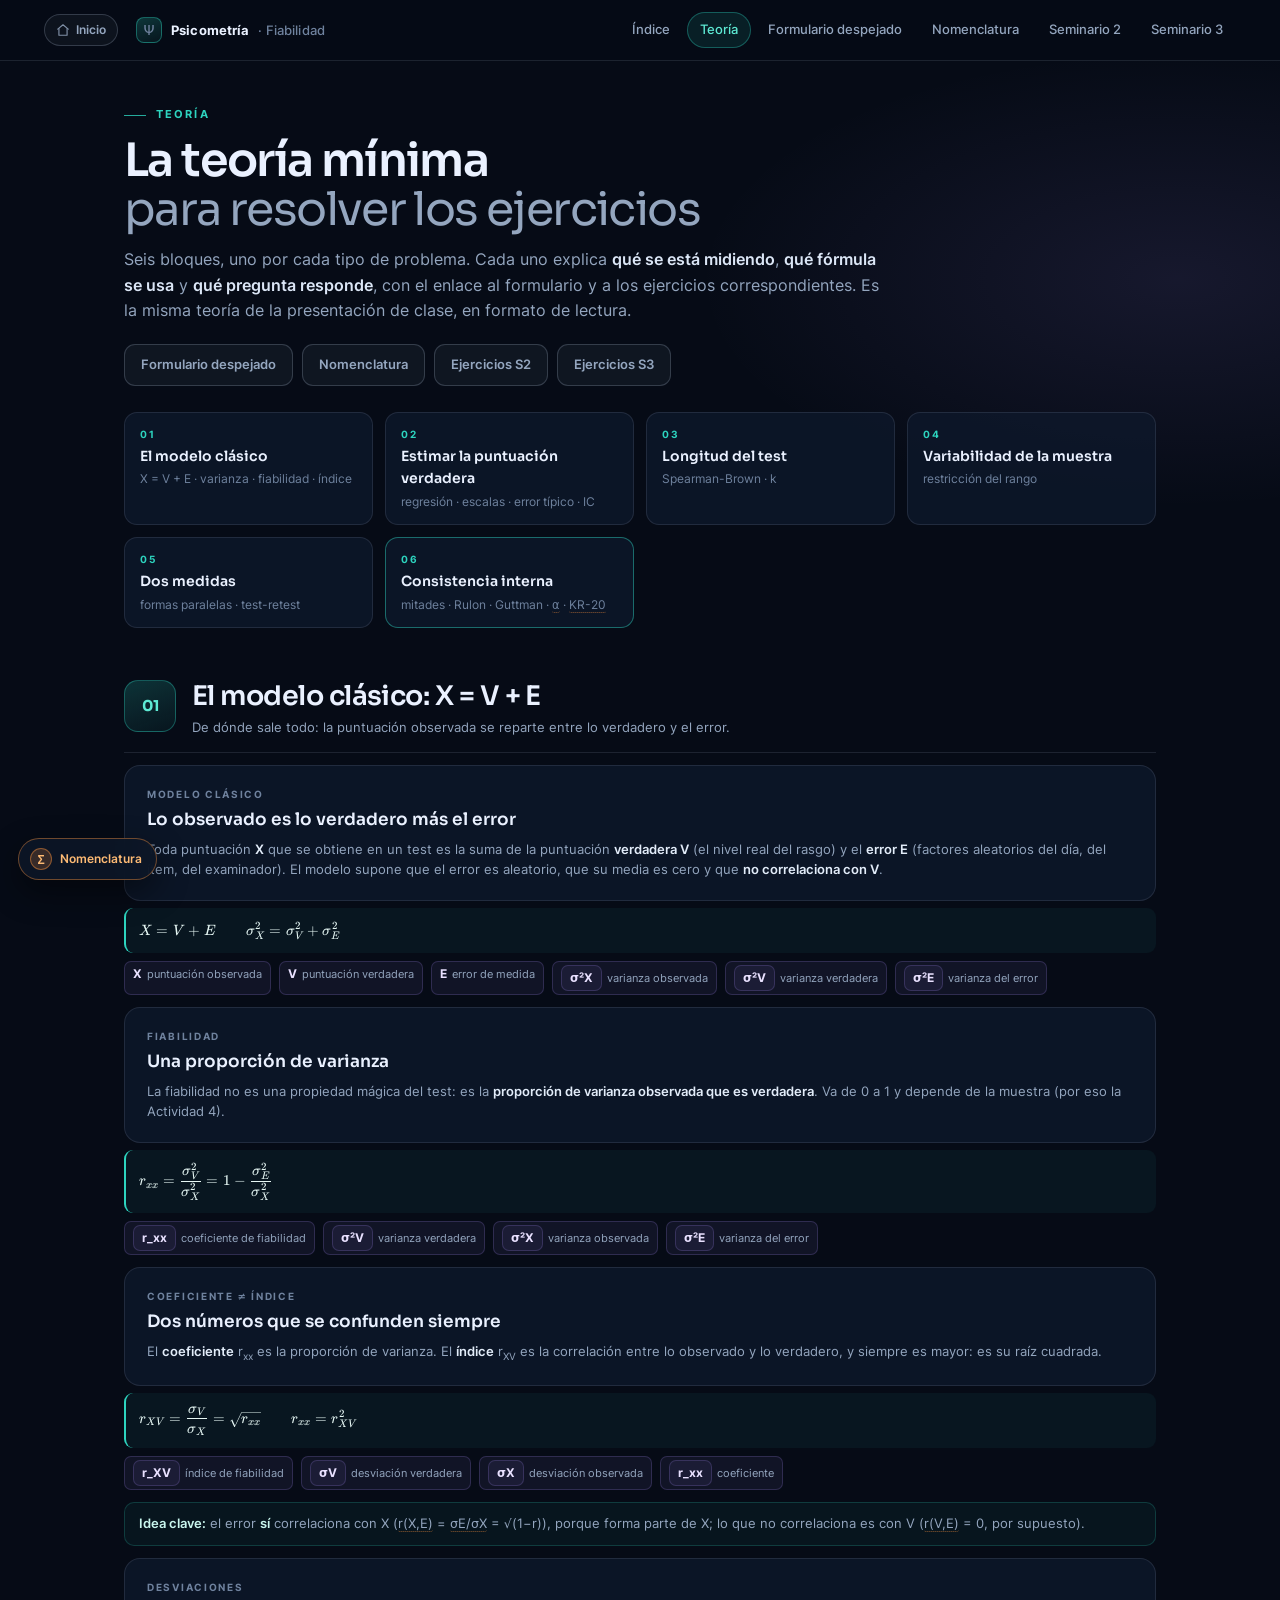
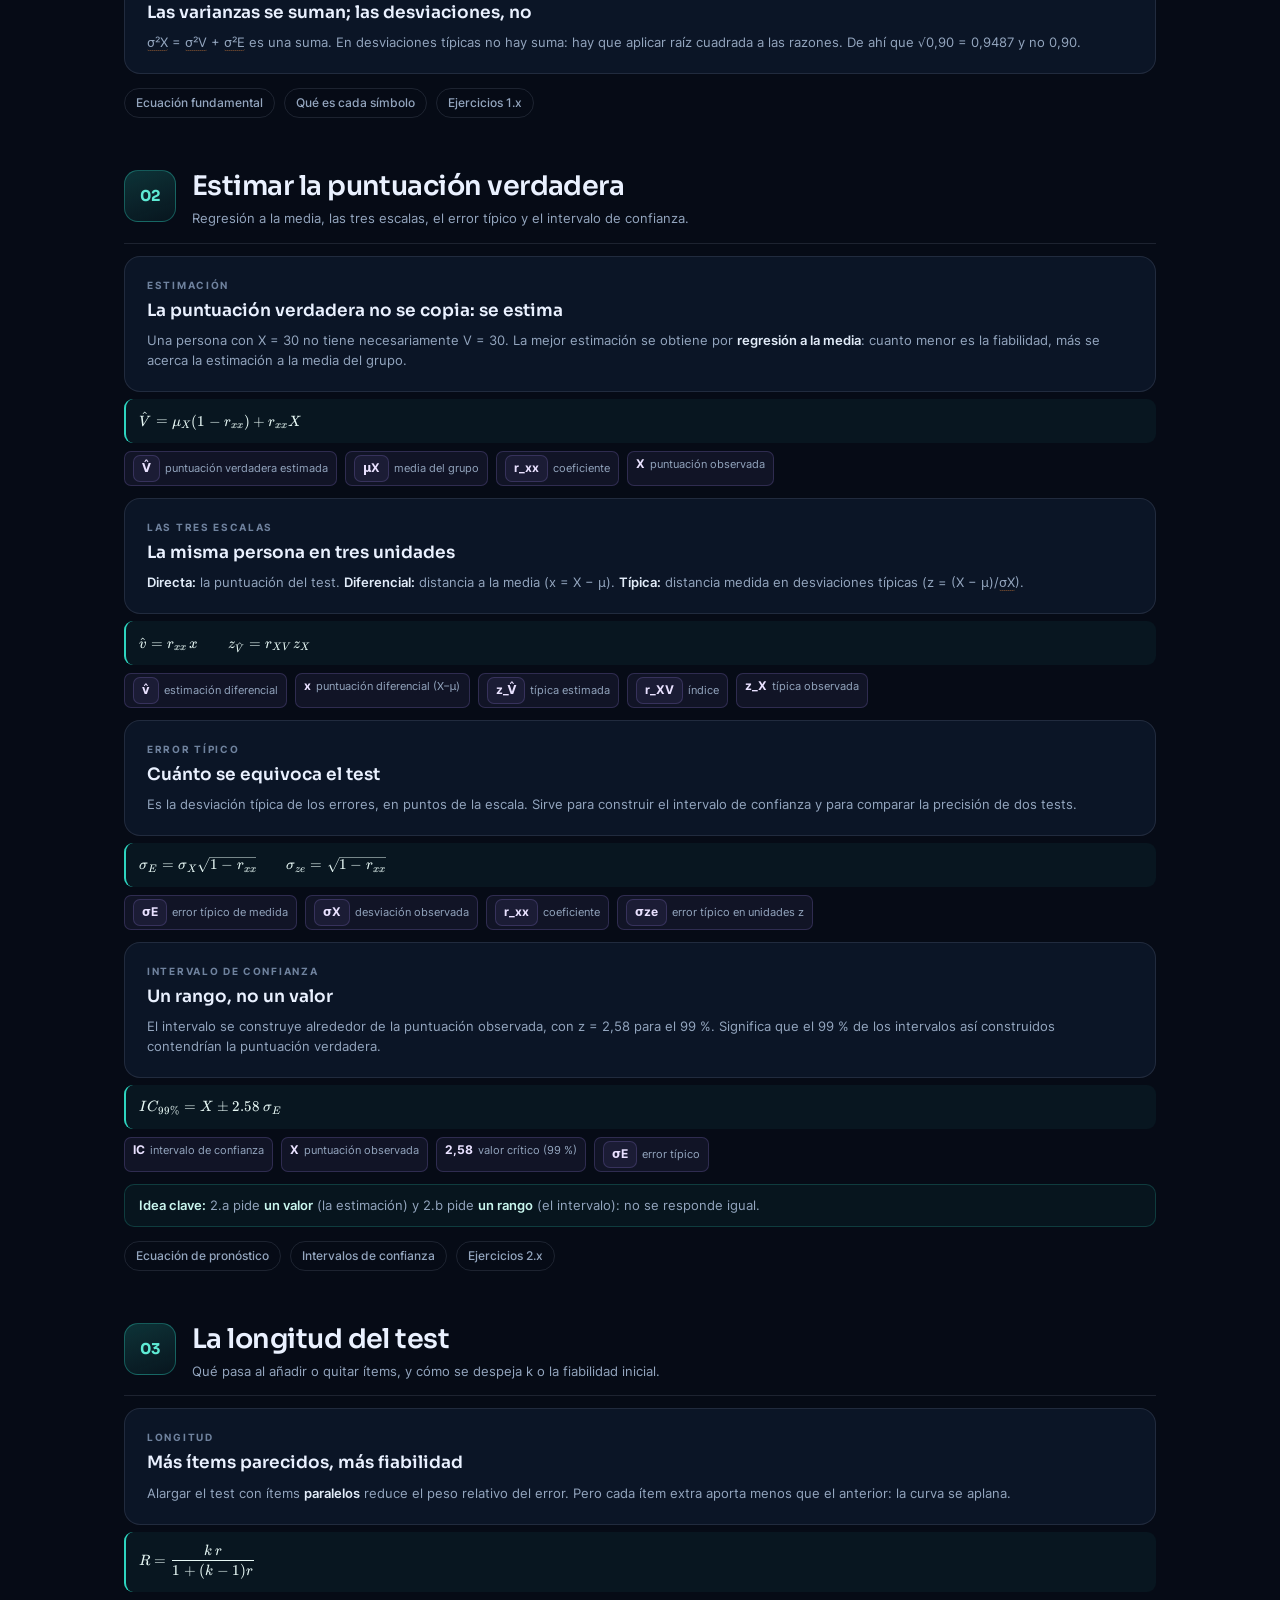
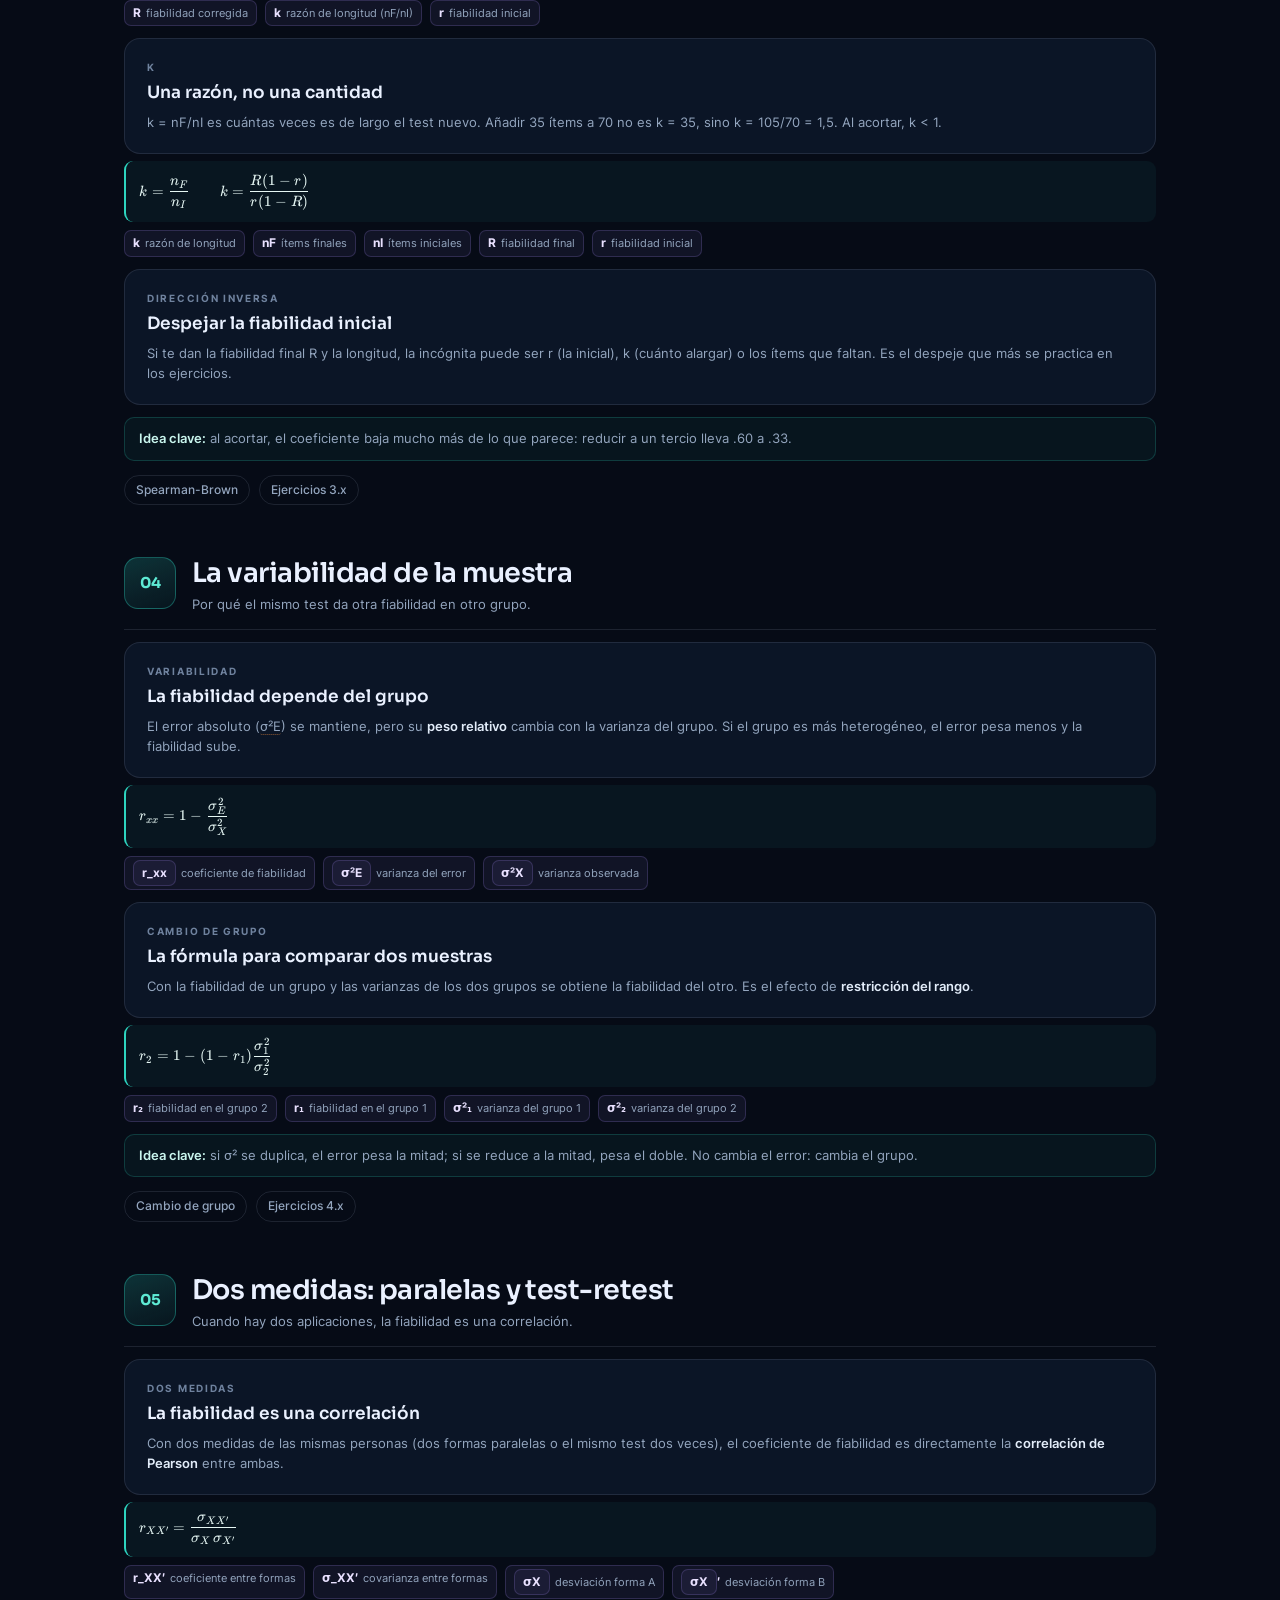
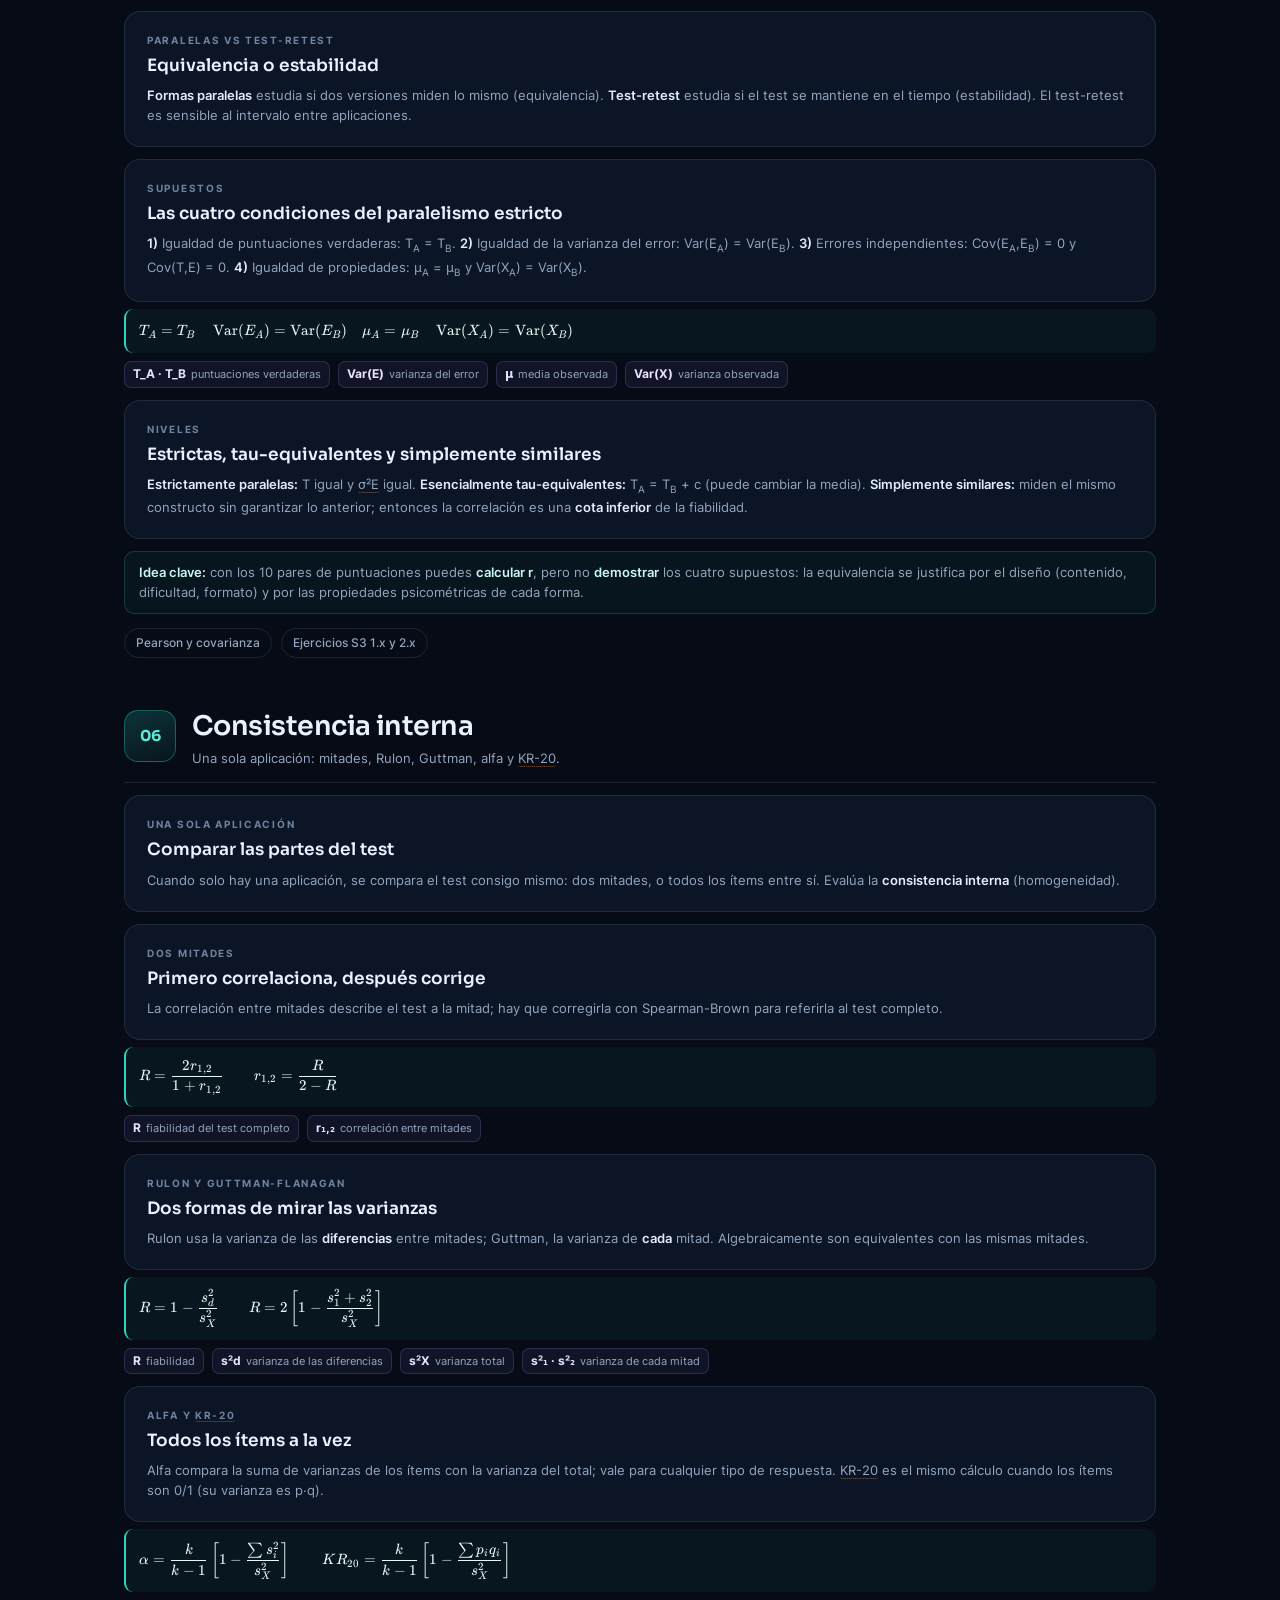
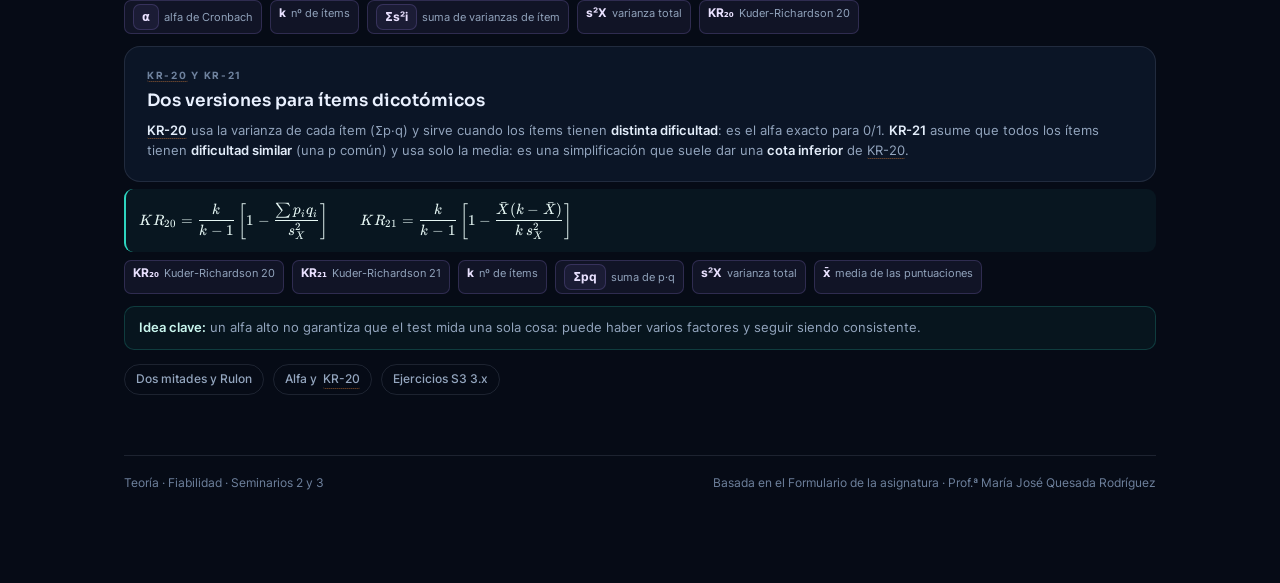
<file: ejercicios/teoria.html>
<!DOCTYPE html>
<html lang="es">
<head>
<meta charset="UTF-8">
<meta name="viewport" content="width=device-width, initial-scale=1.0">
<meta name="theme-color" content="#060b16">
<title>Teoría · Fiabilidad</title>
<meta name="description" content="Teoría mínima de fiabilidad (Seminarios 2 y 3): modelo clásico, estimación, longitud, variabilidad y consistencia interna.">
<link rel="icon" type="image/svg+xml" href="assets/favicon.svg">
<link rel="stylesheet" href="assets/vendor/katex/katex.min.css">
<link rel="stylesheet" href="assets/css/ejercicios.css">
<link rel="stylesheet" href="assets/css/glosario.css">
</head>
<body class="ejercicios">

<header class="topbar">
  <a class="homebtn" href="../index.html" title="Volver al inicio"><svg viewBox="0 0 24 24" width="14" height="14" fill="none" stroke="currentColor" stroke-width="2" stroke-linecap="round" stroke-linejoin="round"><path d="M3 10.5L12 3l9 7.5"/><path d="M5 9.5V21h14V9.5"/></svg><span>Inicio</span></a>
  <a class="brand" href="index.html"><span class="brand__mark">Ψ</span><b>Psicometría</b> <span>· Fiabilidad</span></a>
  <nav class="topnav" aria-label="Secciones">
    <a href="index.html">Índice</a>
    <a href="teoria.html" class="is-active">Teoría</a>
    <a href="formulario.html">Formulario despejado</a>
    <a href="nomenclatura.html">Nomenclatura</a>
    <a href="seminario2.html">Seminario 2</a>
    <a href="seminario3.html">Seminario 3</a>
  </nav>
</header>

<main class="wrap">

<section>
  <div class="eyebrow">Teoría</div>
  <h1>La teoría mínima<br><span class="thin">para resolver los ejercicios</span></h1>
  <p class="lead">Seis bloques, uno por cada tipo de problema. Cada uno explica <b>qué se está midiendo</b>, <b>qué fórmula se usa</b> y <b>qué pregunta responde</b>, con el enlace al formulario y a los ejercicios correspondientes. Es la misma teoría de la presentación de clase, en formato de lectura.</p>
  <div class="tools">
    <a class="btn btn--ghost" href="formulario.html">Formulario despejado</a>
    <a class="btn btn--ghost" href="nomenclatura.html">Nomenclatura</a>
    <a class="btn btn--ghost" href="seminario2.html">Ejercicios S2</a>
    <a class="btn btn--ghost" href="seminario3.html">Ejercicios S3</a>
  </div>
  <nav class="toc" aria-label="Índice de teoría"><a href="#t1"><div class="toc__n">01</div><div class="toc__t">El modelo clásico</div><div class="toc__d">X = V + E · varianza · fiabilidad · índice</div></a><a href="#t2"><div class="toc__n">02</div><div class="toc__t">Estimar la puntuación verdadera</div><div class="toc__d">regresión · escalas · error típico · IC</div></a><a href="#t3"><div class="toc__n">03</div><div class="toc__t">Longitud del test</div><div class="toc__d">Spearman-Brown · k</div></a><a href="#t4"><div class="toc__n">04</div><div class="toc__t">Variabilidad de la muestra</div><div class="toc__d">restricción del rango</div></a><a href="#t5"><div class="toc__n">05</div><div class="toc__t">Dos medidas</div><div class="toc__d">formas paralelas · test-retest</div></a><a href="#t6"><div class="toc__n">06</div><div class="toc__t">Consistencia interna</div><div class="toc__d">mitades · Rulon · Guttman · α · KR-20</div></a></nav>
</section>


<section class="act" id="t1">
  <div class="act__head">
    <div class="act__badge">01</div>
    <div>
      <h2 class="act__title">El modelo clásico: X = V + E</h2>
      <p class="act__sub">De dónde sale todo: la puntuación observada se reparte entre lo verdadero y el error.</p>
    </div>
  </div>
  
<div class="card" style="margin-top:12px">
  <div class="card__label">Modelo clásico</div>
  <div class="card__title">Lo observado es lo verdadero más el error</div>
  <div class="card__text">Toda puntuación <b>X</b> que se obtiene en un test es la suma de la puntuación <b>verdadera V</b> (el nivel real del rasgo) y el <b>error E</b> (factores aleatorios del día, del ítem, del examinador). El modelo supone que el error es aleatorio, que su media es cero y que <b>no correlaciona con V</b>.</div>
</div><div class="fx">\[ X=V+E \qquad \sigma^2_X=\sigma^2_V+\sigma^2_E \]</div><div class="deriv__syms"><span><b>X</b> puntuación observada</span><span><b>V</b> puntuación verdadera</span><span><b>E</b> error de medida</span><span><b>σ²X</b> varianza observada</span><span><b>σ²V</b> varianza verdadera</span><span><b>σ²E</b> varianza del error</span></div>
<div class="card" style="margin-top:12px">
  <div class="card__label">Fiabilidad</div>
  <div class="card__title">Una proporción de varianza</div>
  <div class="card__text">La fiabilidad no es una propiedad mágica del test: es la <b>proporción de varianza observada que es verdadera</b>. Va de 0 a 1 y depende de la muestra (por eso la Actividad 4).</div>
</div><div class="fx">\[ r_{xx}=\dfrac{\sigma^2_V}{\sigma^2_X}=1-\dfrac{\sigma^2_E}{\sigma^2_X} \]</div><div class="deriv__syms"><span><b>r_xx</b> coeficiente de fiabilidad</span><span><b>σ²V</b> varianza verdadera</span><span><b>σ²X</b> varianza observada</span><span><b>σ²E</b> varianza del error</span></div>
<div class="card" style="margin-top:12px">
  <div class="card__label">Coeficiente ≠ índice</div>
  <div class="card__title">Dos números que se confunden siempre</div>
  <div class="card__text">El <b>coeficiente</b> r<sub>xx</sub> es la proporción de varianza. El <b>índice</b> r<sub>XV</sub> es la correlación entre lo observado y lo verdadero, y siempre es mayor: es su raíz cuadrada.</div>
</div><div class="fx">\[ r_{XV}=\dfrac{\sigma_V}{\sigma_X}=\sqrt{r_{xx}} \qquad r_{xx}=r_{XV}^{2} \]</div><div class="deriv__syms"><span><b>r_XV</b> índice de fiabilidad</span><span><b>σV</b> desviación verdadera</span><span><b>σX</b> desviación observada</span><span><b>r_xx</b> coeficiente</span></div><div class="note note--key" style="margin-top:12px"><b>Idea clave:</b> el error <b>sí</b> correlaciona con X (r(X,E) = σE/σX = √(1−r)), porque forma parte de X; lo que no correlaciona es con V (r(V,E) = 0, por supuesto).</div>
<div class="card" style="margin-top:12px">
  <div class="card__label">Desviaciones</div>
  <div class="card__title">Las varianzas se suman; las desviaciones, no</div>
  <div class="card__text">σ²X = σ²V + σ²E es una suma. En desviaciones típicas no hay suma: hay que aplicar raíz cuadrada a las razones. De ahí que √0,90 = 0,9487 y no 0,90.</div>
</div>
  <div class="tools" style="margin-top:14px"><a class="chip" href="formulario.html#eq0">Ecuación fundamental</a><a class="chip" href="nomenclatura.html">Qué es cada símbolo</a><a class="chip" href="seminario2.html#a1">Ejercicios 1.x</a></div>
</section>


<section class="act" id="t2">
  <div class="act__head">
    <div class="act__badge">02</div>
    <div>
      <h2 class="act__title">Estimar la puntuación verdadera</h2>
      <p class="act__sub">Regresión a la media, las tres escalas, el error típico y el intervalo de confianza.</p>
    </div>
  </div>
  
<div class="card" style="margin-top:12px">
  <div class="card__label">Estimación</div>
  <div class="card__title">La puntuación verdadera no se copia: se estima</div>
  <div class="card__text">Una persona con X = 30 no tiene necesariamente V = 30. La mejor estimación se obtiene por <b>regresión a la media</b>: cuanto menor es la fiabilidad, más se acerca la estimación a la media del grupo.</div>
</div><div class="fx">\[ \hat{V}=\mu_X(1-r_{xx})+r_{xx}X \]</div><div class="deriv__syms"><span><b>V̂</b> puntuación verdadera estimada</span><span><b>μX</b> media del grupo</span><span><b>r_xx</b> coeficiente</span><span><b>X</b> puntuación observada</span></div>
<div class="card" style="margin-top:12px">
  <div class="card__label">Las tres escalas</div>
  <div class="card__title">La misma persona en tres unidades</div>
  <div class="card__text"><b>Directa:</b> la puntuación del test. <b>Diferencial:</b> distancia a la media (x = X − μ). <b>Típica:</b> distancia medida en desviaciones típicas (z = (X − μ)/σX).</div>
</div><div class="fx">\[ \hat{v}=r_{xx}\,x \qquad z_{\hat{V}}=r_{XV}\,z_X \]</div><div class="deriv__syms"><span><b>v̂</b> estimación diferencial</span><span><b>x</b> puntuación diferencial (X−μ)</span><span><b>z_V̂</b> típica estimada</span><span><b>r_XV</b> índice</span><span><b>z_X</b> típica observada</span></div>
<div class="card" style="margin-top:12px">
  <div class="card__label">Error típico</div>
  <div class="card__title">Cuánto se equivoca el test</div>
  <div class="card__text">Es la desviación típica de los errores, en puntos de la escala. Sirve para construir el intervalo de confianza y para comparar la precisión de dos tests.</div>
</div><div class="fx">\[ \sigma_E=\sigma_X\sqrt{1-r_{xx}} \qquad \sigma_{ze}=\sqrt{1-r_{xx}} \]</div><div class="deriv__syms"><span><b>σE</b> error típico de medida</span><span><b>σX</b> desviación observada</span><span><b>r_xx</b> coeficiente</span><span><b>σze</b> error típico en unidades z</span></div>
<div class="card" style="margin-top:12px">
  <div class="card__label">Intervalo de confianza</div>
  <div class="card__title">Un rango, no un valor</div>
  <div class="card__text">El intervalo se construye alrededor de la puntuación observada, con z = 2,58 para el 99 %. Significa que el 99 % de los intervalos así construidos contendrían la puntuación verdadera.</div>
</div><div class="fx">\[ IC_{99\%}=X\pm 2.58\,\sigma_E \]</div><div class="deriv__syms"><span><b>IC</b> intervalo de confianza</span><span><b>X</b> puntuación observada</span><span><b>2,58</b> valor crítico (99 %)</span><span><b>σE</b> error típico</span></div><div class="note note--key" style="margin-top:12px"><b>Idea clave:</b> 2.a pide <b>un valor</b> (la estimación) y 2.b pide <b>un rango</b> (el intervalo): no se responde igual.</div>
  <div class="tools" style="margin-top:14px"><a class="chip" href="formulario.html#eq7">Ecuación de pronóstico</a><a class="chip" href="formulario.html#eq10">Intervalos de confianza</a><a class="chip" href="seminario2.html#a2">Ejercicios 2.x</a></div>
</section>


<section class="act" id="t3">
  <div class="act__head">
    <div class="act__badge">03</div>
    <div>
      <h2 class="act__title">La longitud del test</h2>
      <p class="act__sub">Qué pasa al añadir o quitar ítems, y cómo se despeja k o la fiabilidad inicial.</p>
    </div>
  </div>
  
<div class="card" style="margin-top:12px">
  <div class="card__label">Longitud</div>
  <div class="card__title">Más ítems parecidos, más fiabilidad</div>
  <div class="card__text">Alargar el test con ítems <b>paralelos</b> reduce el peso relativo del error. Pero cada ítem extra aporta menos que el anterior: la curva se aplana.</div>
</div><div class="fx">\[ R=\dfrac{k\,r}{1+(k-1)r} \]</div><div class="deriv__syms"><span><b>R</b> fiabilidad corregida</span><span><b>k</b> razón de longitud (nF/nI)</span><span><b>r</b> fiabilidad inicial</span></div>
<div class="card" style="margin-top:12px">
  <div class="card__label">k</div>
  <div class="card__title">Una razón, no una cantidad</div>
  <div class="card__text">k = nF/nI es cuántas veces es de largo el test nuevo. Añadir 35 ítems a 70 no es k = 35, sino k = 105/70 = 1,5. Al acortar, k &lt; 1.</div>
</div><div class="fx">\[ k=\dfrac{n_F}{n_I} \qquad k=\dfrac{R(1-r)}{r(1-R)} \]</div><div class="deriv__syms"><span><b>k</b> razón de longitud</span><span><b>nF</b> ítems finales</span><span><b>nI</b> ítems iniciales</span><span><b>R</b> fiabilidad final</span><span><b>r</b> fiabilidad inicial</span></div>
<div class="card" style="margin-top:12px">
  <div class="card__label">Dirección inversa</div>
  <div class="card__title">Despejar la fiabilidad inicial</div>
  <div class="card__text">Si te dan la fiabilidad final R y la longitud, la incógnita puede ser r (la inicial), k (cuánto alargar) o los ítems que faltan. Es el despeje que más se practica en los ejercicios.</div>
</div><div class="note note--key" style="margin-top:12px"><b>Idea clave:</b> al acortar, el coeficiente baja mucho más de lo que parece: reducir a un tercio lleva .60 a .33.</div>
  <div class="tools" style="margin-top:14px"><a class="chip" href="formulario.html#eq12">Spearman-Brown</a><a class="chip" href="seminario2.html#a3">Ejercicios 3.x</a></div>
</section>


<section class="act" id="t4">
  <div class="act__head">
    <div class="act__badge">04</div>
    <div>
      <h2 class="act__title">La variabilidad de la muestra</h2>
      <p class="act__sub">Por qué el mismo test da otra fiabilidad en otro grupo.</p>
    </div>
  </div>
  
<div class="card" style="margin-top:12px">
  <div class="card__label">Variabilidad</div>
  <div class="card__title">La fiabilidad depende del grupo</div>
  <div class="card__text">El error absoluto (σ²E) se mantiene, pero su <b>peso relativo</b> cambia con la varianza del grupo. Si el grupo es más heterogéneo, el error pesa menos y la fiabilidad sube.</div>
</div><div class="fx">\[ r_{xx}=1-\dfrac{\sigma^2_E}{\sigma^2_X} \]</div><div class="deriv__syms"><span><b>r_xx</b> coeficiente de fiabilidad</span><span><b>σ²E</b> varianza del error</span><span><b>σ²X</b> varianza observada</span></div>
<div class="card" style="margin-top:12px">
  <div class="card__label">Cambio de grupo</div>
  <div class="card__title">La fórmula para comparar dos muestras</div>
  <div class="card__text">Con la fiabilidad de un grupo y las varianzas de los dos grupos se obtiene la fiabilidad del otro. Es el efecto de <b>restricción del rango</b>.</div>
</div><div class="fx">\[ r_2=1-(1-r_1)\dfrac{\sigma^2_1}{\sigma^2_2} \]</div><div class="deriv__syms"><span><b>r₂</b> fiabilidad en el grupo 2</span><span><b>r₁</b> fiabilidad en el grupo 1</span><span><b>σ²₁</b> varianza del grupo 1</span><span><b>σ²₂</b> varianza del grupo 2</span></div><div class="note note--key" style="margin-top:12px"><b>Idea clave:</b> si σ² se duplica, el error pesa la mitad; si se reduce a la mitad, pesa el doble. No cambia el error: cambia el grupo.</div>
  <div class="tools" style="margin-top:14px"><a class="chip" href="formulario.html#eq14">Cambio de grupo</a><a class="chip" href="seminario2.html#a4">Ejercicios 4.x</a></div>
</section>


<section class="act" id="t5">
  <div class="act__head">
    <div class="act__badge">05</div>
    <div>
      <h2 class="act__title">Dos medidas: paralelas y test-retest</h2>
      <p class="act__sub">Cuando hay dos aplicaciones, la fiabilidad es una correlación.</p>
    </div>
  </div>
  
<div class="card" style="margin-top:12px">
  <div class="card__label">Dos medidas</div>
  <div class="card__title">La fiabilidad es una correlación</div>
  <div class="card__text">Con dos medidas de las mismas personas (dos formas paralelas o el mismo test dos veces), el coeficiente de fiabilidad es directamente la <b>correlación de Pearson</b> entre ambas.</div>
</div><div class="fx">\[ r_{XX'}=\dfrac{\sigma_{XX'}}{\sigma_X\,\sigma_{X'}} \]</div><div class="deriv__syms"><span><b>r_XX′</b> coeficiente entre formas</span><span><b>σ_XX′</b> covarianza entre formas</span><span><b>σX</b> desviación forma A</span><span><b>σX′</b> desviación forma B</span></div>
<div class="card" style="margin-top:12px">
  <div class="card__label">Paralelas vs test-retest</div>
  <div class="card__title">Equivalencia o estabilidad</div>
  <div class="card__text"><b>Formas paralelas</b> estudia si dos versiones miden lo mismo (equivalencia). <b>Test-retest</b> estudia si el test se mantiene en el tiempo (estabilidad). El test-retest es sensible al intervalo entre aplicaciones.</div>
</div>
<div class="card" style="margin-top:12px">
  <div class="card__label">Supuestos</div>
  <div class="card__title">Las cuatro condiciones del paralelismo estricto</div>
  <div class="card__text"><b>1)</b> Igualdad de puntuaciones verdaderas: T<sub>A</sub> = T<sub>B</sub>. <b>2)</b> Igualdad de la varianza del error: Var(E<sub>A</sub>) = Var(E<sub>B</sub>). <b>3)</b> Errores independientes: Cov(E<sub>A</sub>,E<sub>B</sub>) = 0 y Cov(T,E) = 0. <b>4)</b> Igualdad de propiedades: μ<sub>A</sub> = μ<sub>B</sub> y Var(X<sub>A</sub>) = Var(X<sub>B</sub>).</div>
</div><div class="fx">\[ T_A=T_B \quad \operatorname{Var}(E_A)=\operatorname{Var}(E_B) \quad \mu_A=\mu_B \quad \operatorname{Var}(X_A)=\operatorname{Var}(X_B) \]</div><div class="deriv__syms"><span><b>T_A · T_B</b> puntuaciones verdaderas</span><span><b>Var(E)</b> varianza del error</span><span><b>μ</b> media observada</span><span><b>Var(X)</b> varianza observada</span></div>
<div class="card" style="margin-top:12px">
  <div class="card__label">Niveles</div>
  <div class="card__title">Estrictas, tau-equivalentes y simplemente similares</div>
  <div class="card__text"><b>Estrictamente paralelas:</b> T igual y σ²E igual. <b>Esencialmente tau-equivalentes:</b> T<sub>A</sub> = T<sub>B</sub> + c (puede cambiar la media). <b>Simplemente similares:</b> miden el mismo constructo sin garantizar lo anterior; entonces la correlación es una <b>cota inferior</b> de la fiabilidad.</div>
</div><div class="note note--key" style="margin-top:12px"><b>Idea clave:</b> con los 10 pares de puntuaciones puedes <b>calcular r</b>, pero no <b>demostrar</b> los cuatro supuestos: la equivalencia se justifica por el diseño (contenido, dificultad, formato) y por las propiedades psicométricas de cada forma.</div>
  <div class="tools" style="margin-top:14px"><a class="chip" href="formulario.html#eq20">Pearson y covarianza</a><a class="chip" href="seminario3.html#a1">Ejercicios S3 1.x y 2.x</a></div>
</section>


<section class="act" id="t6">
  <div class="act__head">
    <div class="act__badge">06</div>
    <div>
      <h2 class="act__title">Consistencia interna</h2>
      <p class="act__sub">Una sola aplicación: mitades, Rulon, Guttman, alfa y KR-20.</p>
    </div>
  </div>
  
<div class="card" style="margin-top:12px">
  <div class="card__label">Una sola aplicación</div>
  <div class="card__title">Comparar las partes del test</div>
  <div class="card__text">Cuando solo hay una aplicación, se compara el test consigo mismo: dos mitades, o todos los ítems entre sí. Evalúa la <b>consistencia interna</b> (homogeneidad).</div>
</div>
<div class="card" style="margin-top:12px">
  <div class="card__label">Dos mitades</div>
  <div class="card__title">Primero correlaciona, después corrige</div>
  <div class="card__text">La correlación entre mitades describe el test a la mitad; hay que corregirla con Spearman-Brown para referirla al test completo.</div>
</div><div class="fx">\[ R=\dfrac{2r_{1,2}}{1+r_{1,2}} \qquad r_{1,2}=\dfrac{R}{2-R} \]</div><div class="deriv__syms"><span><b>R</b> fiabilidad del test completo</span><span><b>r₁,₂</b> correlación entre mitades</span></div>
<div class="card" style="margin-top:12px">
  <div class="card__label">Rulon y Guttman-Flanagan</div>
  <div class="card__title">Dos formas de mirar las varianzas</div>
  <div class="card__text">Rulon usa la varianza de las <b>diferencias</b> entre mitades; Guttman, la varianza de <b>cada</b> mitad. Algebraicamente son equivalentes con las mismas mitades.</div>
</div><div class="fx">\[ R=1-\dfrac{s^2_d}{s^2_X} \qquad R=2\left[1-\dfrac{s^2_1+s^2_2}{s^2_X}\right] \]</div><div class="deriv__syms"><span><b>R</b> fiabilidad</span><span><b>s²d</b> varianza de las diferencias</span><span><b>s²X</b> varianza total</span><span><b>s²₁ · s²₂</b> varianza de cada mitad</span></div>
<div class="card" style="margin-top:12px">
  <div class="card__label">Alfa y KR-20</div>
  <div class="card__title">Todos los ítems a la vez</div>
  <div class="card__text">Alfa compara la suma de varianzas de los ítems con la varianza del total; vale para cualquier tipo de respuesta. KR-20 es el mismo cálculo cuando los ítems son 0/1 (su varianza es p·q).</div>
</div><div class="fx">\[ \alpha=\dfrac{k}{k-1}\left[1-\dfrac{\sum s^2_i}{s^2_X}\right] \qquad KR_{20}=\dfrac{k}{k-1}\left[1-\dfrac{\sum p_iq_i}{s^2_X}\right] \]</div><div class="deriv__syms"><span><b>α</b> alfa de Cronbach</span><span><b>k</b> nº de ítems</span><span><b>Σs²i</b> suma de varianzas de ítem</span><span><b>s²X</b> varianza total</span><span><b>KR₂₀</b> Kuder-Richardson 20</span></div>
<div class="card" style="margin-top:12px">
  <div class="card__label">KR-20 y KR-21</div>
  <div class="card__title">Dos versiones para ítems dicotómicos</div>
  <div class="card__text"><b>KR-20</b> usa la varianza de cada ítem (Σp·q) y sirve cuando los ítems tienen <b>distinta dificultad</b>: es el alfa exacto para 0/1. <b>KR-21</b> asume que todos los ítems tienen <b>dificultad similar</b> (una p común) y usa solo la media: es una simplificación que suele dar una <b>cota inferior</b> de KR-20.</div>
</div><div class="fx">\[ KR_{20}=\dfrac{k}{k-1}\left[1-\dfrac{\sum p_iq_i}{s^2_X}\right] \qquad KR_{21}=\dfrac{k}{k-1}\left[1-\dfrac{\bar{X}(k-\bar{X})}{k\,s^2_X}\right] \]</div><div class="deriv__syms"><span><b>KR₂₀</b> Kuder-Richardson 20</span><span><b>KR₂₁</b> Kuder-Richardson 21</span><span><b>k</b> nº de ítems</span><span><b>Σpq</b> suma de p·q</span><span><b>s²X</b> varianza total</span><span><b>x̄</b> media de las puntuaciones</span></div><div class="note note--key" style="margin-top:12px"><b>Idea clave:</b> un alfa alto no garantiza que el test mida una sola cosa: puede haber varios factores y seguir siendo consistente.</div>
  <div class="tools" style="margin-top:14px"><a class="chip" href="formulario.html#eq15">Dos mitades y Rulon</a><a class="chip" href="formulario.html#eq18">Alfa y KR-20</a><a class="chip" href="seminario3.html#a3">Ejercicios S3 3.x</a></div>
</section>

<div class="foot">
  <span>Teoría · Fiabilidad · Seminarios 2 y 3</span>
  <span>Basada en el Formulario de la asignatura · Prof.ª María José Quesada Rodríguez</span>
</div>

</main>

<script src="assets/vendor/katex/katex.min.js"></script>
<script src="assets/vendor/katex/auto-render.min.js"></script>
<script src="assets/js/ejercicios.js"></script>
<script src="assets/js/glosario.js"></script>
</body>
</html>
</file>
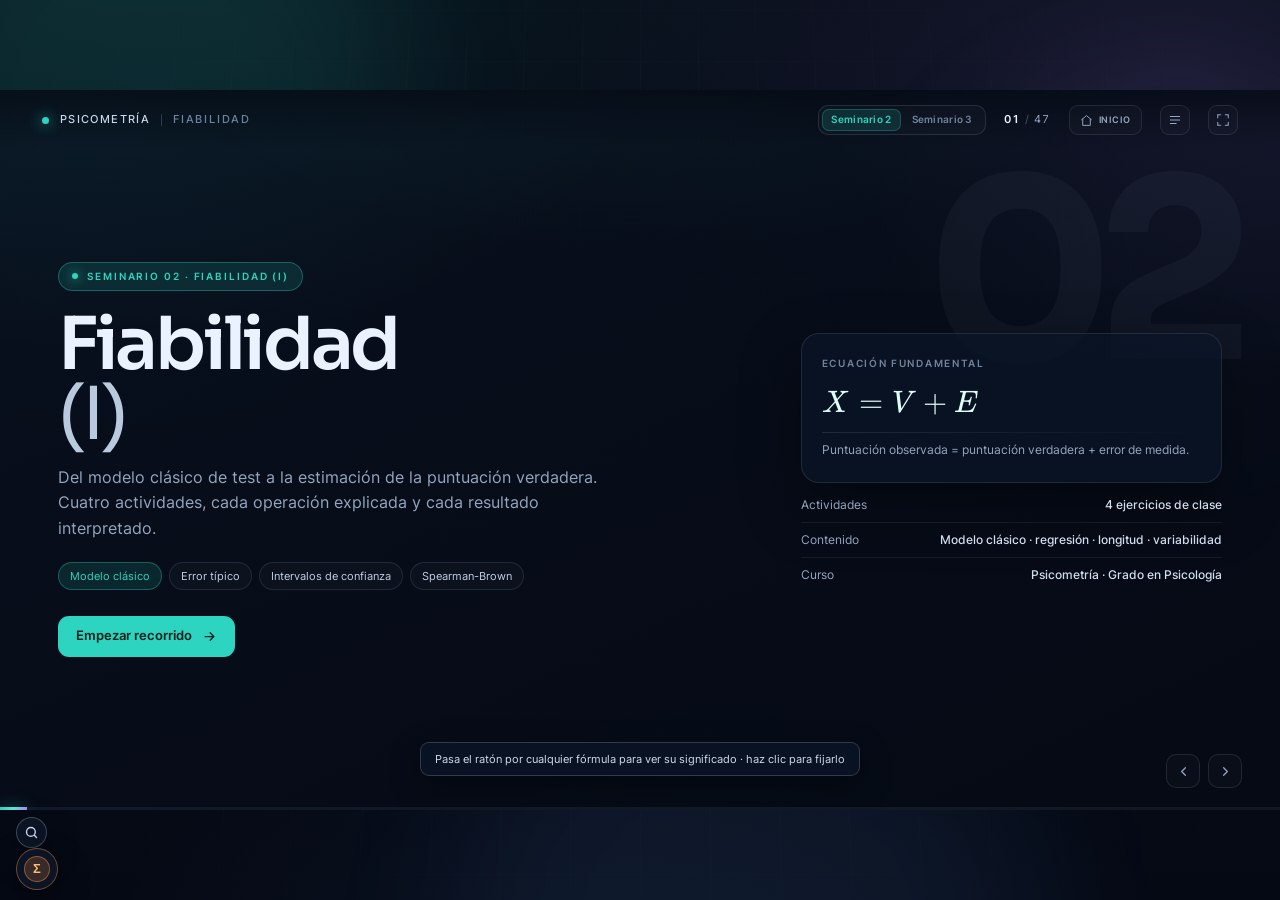
<file: presentacion/presentacion.html>
<!DOCTYPE html>
<html lang="es">
<head>
<meta charset="UTF-8">
<meta name="viewport" content="width=device-width, initial-scale=1.0">
<meta name="theme-color" content="#060b16">
<title>Fiabilidad · Seminarios 2 y 3</title>
<meta name="description" content="Presentación interactiva continua de los Seminarios 2 y 3 de Fiabilidad (Psicometría): ejercicios resueltos, cálculos paso a paso y gráficos.">
<link rel="icon" type="image/svg+xml" href="assets/favicon.svg">
<link rel="stylesheet" href="assets/vendor/katex/katex.min.css">
<link rel="stylesheet" href="assets/css/base.css">
<link rel="stylesheet" href="assets/css/deck.css">
<link rel="stylesheet" href="assets/css/tooltips.css">
<link rel="stylesheet" href="assets/css/glosario.css">
<link rel="stylesheet" href="assets/css/buscador.css">
</head>
<body data-deck="mix" data-deck-title="Fiabilidad" data-deck-tag="Seminario 02">

<div class="aurora" aria-hidden="true">
  <div class="aurora__grid"></div>
  <div class="orb orb--1"></div>
  <div class="orb orb--2"></div>
  <div class="orb orb--3"></div>
</div>

<div class="stage">
  <main class="slides">


    <!-- ==================== 01 · PORTADA ==================== -->
    <section class="slide" data-part="Seminario 02 · Fiabilidad (I)" data-title="Portada · Seminario 2" data-section="Inicio">
      <div class="slide__inner">
        <div class="cover">
          <div>
            <div class="cover__badge" data-anim="fade">Seminario 02 · Fiabilidad (I)</div>
            <h1 data-anim>Fiabilidad<br><span class="thin">(I)</span></h1>
            <p class="cover__lead" data-anim>
              Del modelo clásico de test a la estimación de la puntuación verdadera.
              Cuatro actividades, cada operación explicada y cada resultado interpretado.
            </p>
            <div class="cover__chips" data-anim>
              <span class="chip chip--accent">Modelo clásico</span>
              <span class="chip">Error típico</span>
              <span class="chip">Intervalos de confianza</span>
              <span class="chip">Spearman-Brown</span>
            </div>
            <button class="cover__cta" type="button" data-next data-anim>
              Empezar recorrido
              <svg viewBox="0 0 24 24" fill="none" stroke="currentColor" stroke-width="2" stroke-linecap="round" stroke-linejoin="round"><path d="M5 12h14M13 6l6 6-6 6"/></svg>
            </button>
          </div>

          <aside class="cover__side">
            <div class="cover__num">02</div>
            <div class="cover__glyph" data-anim="right">
              <div class="card__label">Ecuación fundamental</div>
              <div style="font-size:30px;color:#e6fffb">\( X = V + E \)</div>
              <div class="hr"></div>
              <div style="font-size:12px;color:var(--muted);line-height:1.55">
                Puntuación observada = puntuación verdadera + error de medida.
              </div>
            </div>
            <div class="cover__meta" data-anim="right" data-delay=".12">
              <div class="cover__meta-row"><span>Actividades</span><span>4 ejercicios de clase</span></div>
              <div class="cover__meta-row"><span>Contenido</span><span>Modelo clásico · regresión · longitud · variabilidad</span></div>
              <div class="cover__meta-row" style="border:0;padding:0"><span>Curso</span><span>Psicometría · Grado en Psicología</span></div>
            </div>
          </aside>
        </div>
      </div>
    </section>

    <!-- ==================== 02 · HOJA DE RUTA ==================== -->
    <section class="slide" data-part="Seminario 02 · Fiabilidad (I)" data-title="Hoja de ruta" data-section="Inicio">
      <div class="slide__inner">
        <div>
          <div class="eyebrow" data-anim="fade">Hoja de ruta</div>
          <h2 class="slide-title" data-anim>Cuatro preguntas, un mismo modelo</h2>
          <p class="slide-sub" data-anim>Cada actividad añade una pieza: primero descomponemos, después estimamos, luego cambiamos la longitud y, por último, cambiamos la muestra.</p>
        </div>

        <div class="agenda" style="margin-top:10px">
          <div class="agenda__item" data-anim>
            <div class="agenda__n">ACTIVIDAD 01</div>
            <div class="agenda__t">Descomponer la varianza</div>
            <div class="agenda__d">Qué parte de lo observado es verdadero y qué parte es error.</div>
            <div class="agenda__f">\( r_{xx}=.90 \;\; \sigma^2_X=60 \)</div>
          </div>
          <div class="agenda__item" data-anim>
            <div class="agenda__n">ACTIVIDAD 02</div>
            <div class="agenda__t">Estimar \( V \) e intervalos</div>
            <div class="agenda__d">Regresión a la media, error típico y confianza del 99 %.</div>
            <div class="agenda__f">\( X=30 \;\; \mu=20 \;\; r_{xx}=.82 \)</div>
          </div>
          <div class="agenda__item" data-anim>
            <div class="agenda__n">ACTIVIDAD 03</div>
            <div class="agenda__t">Cambiar la longitud</div>
            <div class="agenda__d">Qué ocurre al añadir ítems o al reducir el test a un tercio.</div>
            <div class="agenda__f">\( n=70 \;\; r_{xx}=.60 \)</div>
          </div>
          <div class="agenda__item" data-anim>
            <div class="agenda__n">ACTIVIDAD 04</div>
            <div class="agenda__t">Cambiar la muestra</div>
            <div class="agenda__d">La fiabilidad no es fija: depende de la variabilidad del grupo.</div>
            <div class="agenda__f">\( \sigma_X=2 \;\; \sigma^2_E=.88 \)</div>
          </div>
        </div>

        <div class="card card--accent" style="margin-top:4px" data-anim>
          <div class="flex items-center gap-lg" style="gap:22px">
            <div style="flex:0 0 auto;width:34px;height:34px;border-radius:10px;background:rgba(45,212,191,.12);border:1px solid var(--accent-line);display:grid;place-items:center;color:var(--accent)">
              <svg viewBox="0 0 24 24" width="17" height="17" fill="none" stroke="currentColor" stroke-width="1.8" stroke-linecap="round"><path d="M12 3v18M5 8l7-5 7 5M5 16l7 5 7-5"/></svg>
            </div>
            <div style="font-size:12.5px;line-height:1.55;color:#c9d8ea">
              <b style="color:#eaf5ff">La lógica común:</b> la fiabilidad es la proporción de varianza observada que es varianza verdadera.
              Todo lo demás —estimar, alargar, comparar grupos— son consecuencias algebraicas de esa idea.
            </div>
            <div class="tag-row" style="margin-left:auto;flex:0 0 auto">
              <span class="chip chip--accent">\( r_{xx} \)</span>
              <span class="chip">proporción</span>
            </div>
          </div>
        </div>

        <div class="grid cols-4" data-anim>
          <div class="card card--tight"><div class="card__label">1 · Teoría previa</div><div class="small muted" style="margin-top:3px">Qué significa cada concepto antes de usarlo.</div></div>
          <div class="card card--tight"><div class="card__label">2 · Enunciado</div><div class="small muted" style="margin-top:3px">El texto del seminario, tal cual, con sus preguntas.</div></div>
          <div class="card card--tight"><div class="card__label">3 · Respuestas</div><div class="small muted" style="margin-top:3px">Cada pregunta numerada <span class="qtag qtag--sm">1.a</span> con su resultado <span class="ans">en naranja</span>.</div></div>
          <div class="card card--tight"><div class="card__label">4 · Hoja de respuestas</div><div class="small muted" style="margin-top:3px">Todos los resultados del seminario juntos, al final.</div></div>
        </div>
      </div>
    </section>

    <!-- ==================== 03 · MARCO TEÓRICO · EJEMPLO ==================== -->
    <section class="slide" data-part="Seminario 02 · Fiabilidad (I)" data-title="Marco teórico · Un ejemplo sencillo" data-section="Fundamentos">
      <div class="slide__inner">
        <div>
          <div class="eyebrow" data-anim="fade">Marco teórico · 01</div>
          <h2 class="slide-title" data-anim>Empezamos con un ejemplo sencillo</h2>
          <p class="slide-sub" data-anim>Una profesora aplica un test de ansiedad a una estudiante y obtiene <b>30 puntos</b>. ¿Significa eso que su nivel real de ansiedad es exactamente 30? No necesariamente.</p>
        </div>

        <div class="grid cols-2-1 grow" style="align-items:start">
          <div class="card" data-anim>
            <div class="card__label">La idea fundamental · Teoría Clásica de los Tests</div>
            <div class="formula formula--lg" style="margin:9px 0 12px">\[ X = V + E \]</div>

            <div class="xve">
              <div class="xve__bar">
                <div class="xve__seg xve__seg--v" style="flex:0 0 93.33%">V = 28 · puntuación verdadera</div>
                <div class="xve__seg xve__seg--e" style="flex:1">+2</div>
              </div>
              <div class="xve__legend">
                <div class="xve__item xve__item--v">
                  <div class="k">X = 30</div>
                  <div class="t">Puntuación observada</div>
                  <div class="d">Es la puntuación que realmente vemos en el resultado del test.</div>
                </div>
                <div class="xve__item">
                  <div class="k">V = 28</div>
                  <div class="t">Puntuación verdadera</div>
                  <div class="d">El nivel que representa la característica, entendido como el promedio de las puntuaciones al repetir muchas veces la medición.</div>
                </div>
                <div class="xve__item xve__item--e">
                  <div class="k">E = +2</div>
                  <div class="t">Error de medida</div>
                  <div class="d">La parte de la puntuación observada atribuible a factores de error.</div>
                </div>
              </div>
              <div class="formula formula--plain" style="font-size:13px">\( 30 = 28 + 2 \quad\Rightarrow\quad \text{observada} = \text{verdadera} + \text{error} \)</div>
            </div>
          </div>

          <div class="card card--accent" data-anim="right">
            <div class="card__label">Por qué puede haber error</div>
            <div class="card__title">La puntuación no es exacta</div>
            <ul class="list" style="margin-top:10px">
              <li>Que la estudiante <b>durmiera mal</b> esa noche.</li>
              <li>Que estuviera <b>nerviosa</b> el día del examen.</li>
              <li>Que algunas preguntas fueran <b>difíciles de entender</b>.</li>
            </ul>
            <div class="note note--warn" style="margin-top:13px">
              <svg class="note__icon" viewBox="0 0 24 24" fill="none" stroke="currentColor" stroke-width="1.8" stroke-linecap="round"><path d="M12 9v4M12 17h.01"/><path d="M10.3 3.9L2.4 18a2 2 0 001.7 3h15.8a2 2 0 001.7-3L13.7 3.9a2 2 0 00-3.4 0z"/></svg>
              <div><b>Importante:</b> los valores 28 y 2 son <b>ilustrativos</b>. En la práctica no podemos conocer exactamente la puntuación verdadera de una persona ni separar su error individual con certeza.</div>
            </div>
          </div>
        </div>
      </div>
    </section>

    <!-- ==================== 04 · MARCO TEÓRICO · FIABILIDAD ==================== -->
    <section class="slide" data-part="Seminario 02 · Fiabilidad (I)" data-title="Marco teórico · De la báscula a la fiabilidad" data-section="Fundamentos">
      <div class="slide__inner">
        <div>
          <div class="eyebrow" data-anim="fade">Marco teórico · 02</div>
          <h2 class="slide-title" data-anim>¿Y qué tiene que ver esto con la fiabilidad?</h2>
        </div>

        <div class="grid cols-2 grow" style="align-items:stretch">
          <div class="card" data-anim>
            <div class="card__label">La comparación que lo explica</div>
            <div class="card__title">La báscula y el error de calibración</div>
            <div class="steps" style="margin-top:10px">
              <div class="step">
                <div class="step__n">1</div>
                <div class="step__body">Te pesas en una báscula y marca <b>60 kg</b>. Ese es el valor <b>observado</b>.</div>
              </div>
              <div class="step">
                <div class="step__n">2</div>
                <div class="step__body">Pero la báscula puede tener un pequeño <b>error de calibración</b>: ahí está el <b>error de medida</b>.</div>
              </div>
              <div class="step">
                <div class="step__n">3</div>
                <div class="step__body">La diferencia: en Psicología medimos <b>ansiedad, autoestima o inteligencia</b>, que <b>no observamos directamente</b> como el peso.</div>
              </div>
            </div>
            <div class="note note--key" style="margin-top:11px">
              <svg class="note__icon" viewBox="0 0 24 24" fill="none" stroke="currentColor" stroke-width="1.8" stroke-linecap="round"><path d="M20 6L9 17l-5-5"/></svg>
              <div><b>Lo que hay que llevarse:</b> \( X \) es lo que observamos · \( V \) es la puntuación verdadera teórica · \( E \) es la influencia del error de medida.</div>
            </div>
          </div>

          <div class="card card--accent" data-anim="right">
            <div class="card__label">El puente hacia el tema del seminario</div>
            <div class="card__title">Si el error influye poco, el test es fiable</div>
            <div class="formula formula--lg" style="margin:9px 0 10px">\[ r_{xx}=\frac{\sigma_V^2}{\sigma_X^2} \]</div>
            <div class="steps" style="margin-top:4px">
              <div class="step">
                <div class="step__n">1</div>
                <div class="step__body">Ejemplo: varianza observada \( 100 \) y varianza verdadera \( 80 \):
                  <div class="formula">\( r_{xx}=\dfrac{80}{100}=0.80 \)</div>
                </div>
              </div>
              <div class="step">
                <div class="step__n">2</div>
                <div class="step__body">El <b>80 %</b> de la varianza observada se atribuye a diferencias <b>verdaderas</b> entre las personas; el <b>20 %</b>, al error de medida.</div>
              </div>
            </div>
            <div class="note note--warn" style="margin-top:11px">
              <svg class="note__icon" viewBox="0 0 24 24" fill="none" stroke="currentColor" stroke-width="1.8" stroke-linecap="round"><path d="M12 9v4M12 17h.01"/><path d="M10.3 3.9L2.4 18a2 2 0 001.7 3h15.8a2 2 0 001.7-3L13.7 3.9a2 2 0 00-3.4 0z"/></svg>
              <div><b>Ojo:</b> esto habla de <b>varianza en un grupo</b> de personas. No significa que el 80 % de la puntuación de <i>cada</i> persona sea verdadera.</div>
            </div>
          </div>
        </div>
      </div>
    </section>

    <!-- ==================== 05 · MODELO CLÁSICO ==================== -->
    <section class="slide" data-part="Seminario 02 · Fiabilidad (I)" data-title="El modelo clásico" data-section="Fundamentos">
      <div class="slide__inner">
        <div>
          <div class="eyebrow" data-anim="fade">Fundamento · 01</div>
          <h2 class="slide-title" data-anim>Todo empieza en \( X = V + E \)</h2>
        </div>

        <div class="grid cols-2 grow" style="align-items:stretch">
          <div class="card" data-anim>
            <div class="card__label">Supuestos del modelo clásico</div>
            <div class="formula formula--lg" style="margin:9px 0 12px">\( X = V + E \)</div>
            <ul class="list">
              <li>El <b>error es aleatorio</b>: su media es cero, \( \varepsilon(E)=0 \).</li>
              <li><b>Error y puntuación verdadera son independientes</b>: \( r_{VE}=0 \).</li>
              <li>Los errores de dos medidas son independientes: \( r_{E_1E_2}=0 \).</li>
            </ul>
            <div class="card__label" style="margin-top:10px">Deducciones que usaremos en los ejercicios</div>
            <div class="table-wrap" style="margin-top:5px">
              <table class="table table--dense">
                <tbody>
                  <tr><td>Media</td><td>\( \mu_X=\mu_V+\mu_E=\mu_V \)</td></tr>
                  <tr><td>Varianza</td><td>\( \sigma^2_X=\sigma^2_V+\sigma^2_E \)</td></tr>
                  <tr class="row-hl"><td>Obs. ↔ error</td><td>\( r_{XE}=\dfrac{\sigma_E}{\sigma_X} \)</td></tr>
                </tbody>
              </table>
            </div>
            <div class="note note--key" style="margin-top:10px">
              <svg class="note__icon" viewBox="0 0 24 24" fill="none" stroke="currentColor" stroke-width="1.8"><path d="M12 3v3M12 18v3M3 12h3M18 12h3M5.6 5.6l2.1 2.1M16.3 16.3l2.1 2.1M18.4 5.6l-2.1 2.1M7.7 16.3l-2.1 2.1"/><circle cx="12" cy="12" r="3.2"/></svg>
              <div>La fiabilidad <b>no es una propiedad fija del test</b>: describe las puntuaciones de una población concreta.</div>
            </div>
          </div>

          <div class="card" data-anim="right">
            <div class="flex items-center between" style="margin-bottom:4px">
              <div class="card__label">Reparto de la varianza observada</div>
              <span class="chip chip--accent">\( r_{xx}=.90 \)</span>
            </div>
            <div class="chart-box chart-box--lg" style="height:210px">
              <canvas data-chart="s2-var" aria-label="Gráfico de dona: 90 por ciento varianza verdadera y 10 por ciento error"></canvas>
            </div>
            <div class="figcap">Ejemplo genérico: una fiabilidad de .90 deja un 10 % de la variabilidad atribuible al error.</div>
            <div class="grid cols-2" style="gap:7px;margin-top:8px">
              <div class="kpi kpi--sm"><div class="kpi__value teal">90 %</div><div class="kpi__label">Varianza verdadera</div></div>
              <div class="kpi kpi--sm"><div class="kpi__value rose">10 %</div><div class="kpi__label">Varianza de error</div></div>
            </div>
          </div>
        </div>

        <div class="formula formula--plain" style="font-size:14.5px;text-align:center" data-anim>
          \[ r_{xx}=\frac{\sigma^2_V}{\sigma^2_X}=\rho^2(X,V)=1-\frac{\sigma^2_E}{\sigma^2_X}
          \qquad r_{XV}=\frac{\sigma_V}{\sigma_X}=\sqrt{r_{xx}}\;\text{(índice de fiabilidad)} \]
        </div>
      </div>
    </section>

    <!-- ==================== 05b · NOMENCLATURA ==================== -->
    <section class="slide" data-part="Seminario 02 · Fiabilidad (I)" data-title="Nomenclatura · qué significa cada símbolo" data-section="Fundamentos">
      <div class="slide__inner">
        <div>
          <div class="eyebrow" data-anim="fade">Nomenclatura · 01</div>
          <h2 class="slide-title" data-anim>Qué es cada símbolo (y qué es el numerador y el denominador)</h2>
        </div>

        <div class="grid cols-2 grow" style="align-items:stretch">
          <div class="card" data-anim>
            <div class="card__label">Las cuatro razones: numerador y denominador por separado</div>
            <div class="table-wrap" style="margin-top:7px">
              <table class="table table--dense">
                <thead><tr><th>Razón</th><th>Numerador</th><th>Denominador</th><th>Resultado</th></tr></thead>
                <tbody>
                  <tr>
                    <td><b>σ²V / σ²X</b></td>
                    <td class="ta-l">σ²V · varianza <b>verdadera</b></td>
                    <td class="ta-l">σ²X · varianza <b>observada</b></td>
                    <td class="ans">r_xx</td>
                  </tr>
                  <tr>
                    <td><b>σ²E / σ²X</b></td>
                    <td class="ta-l">σ²E · varianza del <b>error</b></td>
                    <td class="ta-l">σ²X · varianza <b>observada</b></td>
                    <td class="ans">1 − r_xx</td>
                  </tr>
                  <tr>
                    <td><b>σV / σX</b></td>
                    <td class="ta-l">σV · desviación <b>verdadera</b></td>
                    <td class="ta-l">σX · desviación <b>observada</b></td>
                    <td class="ans">r_XV = √r_xx</td>
                  </tr>
                  <tr>
                    <td><b>σE / σX</b></td>
                    <td class="ta-l">σE · <b>error típico</b> de medida</td>
                    <td class="ta-l">σX · desviación <b>observada</b></td>
                    <td class="ans">r(X,E)</td>
                  </tr>
                  <tr>
                    <td><b>r(X,E)</b></td>
                    <td class="ta-l">σE · error típico de medida</td>
                    <td class="ta-l">σX · desviación observada</td>
                    <td class="ans">0,3162</td>
                  </tr>
                  <tr>
                    <td><b>r(V,E)</b></td>
                    <td class="ta-l">— (no es una razón)</td>
                    <td class="ta-l">—</td>
                    <td class="ans">0</td>
                  </tr>
                </tbody>
              </table>
            </div>
            <div class="figcap">La raíz cuadrada se aplica a la varianza, no a la razón: √0,90 = 0,9487 y no 0,90. r(V,E) = 0 es un <b>supuesto</b>, no un cálculo.</div>
            <div class="hr" style="margin:10px 0"></div>
            <div class="card__label">Cómo se lee una razón</div>
            <ul class="list" style="margin-top:6px">
              <li><b>Denominador</b> → ¿de qué se compara? Es el <b>total</b> (σ²X, σX, nI…).</li>
              <li><b>Numerador</b> → ¿qué parte es? Es la <b>señal</b>, el <b>error</b> o el <b>cambio</b>.</li>
              <li>Por eso las razones de <b>varianza</b> suman 1 (.90 + .10) y las de <b>desviación</b> no (.9487 + .3162 = 1,26).</li>
            </ul>
          </div>

          <div class="card" data-anim="right">
            <div class="card__label">Los símbolos de las puntuaciones</div>
            <div class="table-wrap" style="margin-top:7px">
              <table class="table table--dense">
                <thead><tr><th>Símbolo</th><th style="text-align:left">Qué es</th></tr></thead>
                <tbody>
                  <tr><td><b>X</b></td><td class="ta-l">Puntuación <b>observada</b>: la que da el test</td></tr>
                  <tr><td><b>V</b></td><td class="ta-l">Puntuación <b>verdadera</b>: el nivel real del rasgo</td></tr>
                  <tr><td><b>E</b></td><td class="ta-l"><b>Error</b> de medida: la parte aleatoria</td></tr>
                  <tr><td><b>σ²X · σ²V · σ²E</b></td><td class="ta-l">Varianzas observada, verdadera y de error</td></tr>
                  <tr><td><b>σX · σV · σE</b></td><td class="ta-l">Sus raíces: desviaciones típicas (en puntos)</td></tr>
                  <tr><td><b>r_xx</b></td><td class="ta-l"><b>Coeficiente</b> de fiabilidad (proporción de varianza)</td></tr>
                  <tr><td><b>r_XV</b></td><td class="ta-l"><b>Índice</b> de fiabilidad = √r_xx</td></tr>
                  <tr><td><b>V̂</b></td><td class="ta-l">Puntuación verdadera <b>estimada</b></td></tr>
                  <tr><td><b>k · R</b></td><td class="ta-l">Razón de longitud · fiabilidad corregida</td></tr>
                  <tr><td><b>μX · μV</b></td><td class="ta-l">Media observada y media verdadera (coinciden)</td></tr>
                  <tr><td><b>v̂ · z_X</b></td><td class="ta-l">Estimación diferencial · típica observada</td></tr>
                  <tr><td><b>σze · IC</b></td><td class="ta-l">Error típico en z · intervalo de confianza</td></tr>
                  <tr><td><b>s²X · s²d · α</b></td><td class="ta-l">Varianza total · varianza de diferencias · alfa</td></tr>
                  <tr><td><b>Σs²i · Σpq</b></td><td class="ta-l">Suma de varianzas de ítem (alfa · KR-20)</td></tr>
                  <tr><td><b>KR-20 · p · q</b></td><td class="ta-l">Kuder-Richardson · aciertos · fallos</td></tr>
                </tbody>
              </table>
            </div>
          </div>
        </div>

        <div class="note note--key" data-anim>
          <svg class="note__icon" viewBox="0 0 24 24" fill="none" stroke="currentColor" stroke-width="1.8" stroke-linecap="round"><path d="M20 6L9 17l-5-5"/></svg>
          <div><b>Pasa el ratón</b> por cualquier símbolo de la presentación y verás su tarjeta con el significado (y, en las razones, qué es el numerador y qué el denominador). También puedes pulsar el botón <b>Σ Nomenclatura</b> para ver la tabla completa.</div>
        </div>
      </div>
    </section>

    <!-- ==================== 03b · TEORÍA PREVIA A1 ==================== -->
    <section class="slide" data-part="Seminario 02 · Fiabilidad (I)" data-title="Teoría previa · Actividad 1" data-section="Fundamentos">
      <div class="slide__inner">
        <div>
          <div class="eyebrow" data-anim="fade">Antes de empezar · Teoría de la Actividad 1</div>
          <h2 class="slide-title" data-anim>Cuatro ideas que necesitas tener claras</h2>
          <p class="slide-sub" data-anim>La Actividad 1 no pide calcular nada nuevo: pide <b>traducir</b> una fiabilidad a varianzas, desviaciones y correlaciones.</p>
        </div>

        <div class="grid cols-2 grow" style="align-items:stretch">
          <div class="card" data-anim>
            <div class="grid" style="gap:9px">
              <div class="ansblock" style="border-left-color:var(--teal);background:linear-gradient(90deg,rgba(45,212,191,.10),rgba(45,212,191,.02))">
                <div class="card__label" style="color:var(--teal-l)">1 · Coeficiente de fiabilidad</div>
                <div style="font-size:12.2px;line-height:1.5;color:var(--muted);margin-top:3px">Proporción de la varianza observada que es <b style="color:#eaf2ff">varianza verdadera</b>. Va de 0 a 1. Aquí vale <span class="ans">0,90</span>.</div>
              </div>
              <div class="ansblock" style="border-left-color:var(--blue);background:linear-gradient(90deg,rgba(96,165,250,.10),rgba(96,165,250,.02))">
                <div class="card__label" style="color:var(--blue)">2 · Varianza y desviación típica</div>
                <div style="font-size:12.2px;line-height:1.5;color:var(--muted);margin-top:3px">La <b style="color:#eaf2ff">varianza</b> mide la dispersión al cuadrado; la <b style="color:#eaf2ff">desviación típica</b> es su raíz: \( \sigma=\sqrt{\sigma^2} \). Por eso las desviaciones <b>no se suman</b>.</div>
              </div>
              <div class="ansblock" style="border-left-color:var(--violet);background:linear-gradient(90deg,rgba(167,139,250,.10),rgba(167,139,250,.02))">
                <div class="card__label" style="color:var(--violet-l)">3 · Correlación</div>
                <div style="font-size:12.2px;line-height:1.5;color:var(--muted);margin-top:3px">Indica hasta qué punto dos variables <b style="color:#eaf2ff">varían juntas</b> (de −1 a 1). \( r=0 \) significa que no hay relación lineal.</div>
              </div>
              <div class="ansblock">
                <div class="card__label">4 · Coeficiente ≠ índice</div>
                <div style="font-size:12.2px;line-height:1.5;color:var(--muted);margin-top:3px"><b style="color:#eaf2ff">Coeficiente</b> \( r_{xx} \) = proporción de varianza. <b style="color:#eaf2ff">Índice</b> \( r_{XV}=\sigma_V/\sigma_X=\sqrt{r_{xx}} \) = correlación entre observado y verdadero.</div>
              </div>
            </div>
          </div>

          <div class="card" data-anim="right">
            <div class="card__label">Qué pregunta responde cada razón</div>
            <div class="table-wrap" style="margin-top:8px">
              <table class="table table--dense">
                <thead><tr><th>Razón</th><th>Pregunta en palabras</th></tr></thead>
                <tbody>
                  <tr><td>σ²V / σ²X</td><td>¿Qué parte de la variabilidad es <b>señal</b>?</td></tr>
                  <tr><td>σ²E / σ²X</td><td>¿Qué parte es <b>ruido</b>?</td></tr>
                  <tr><td>σV / σX</td><td>¿Cuánta <b>dispersión real</b> sobrevive?</td></tr>
                  <tr><td>σE / σX</td><td>¿Cuánta dispersión <b>aporta el error</b>?</td></tr>
                  <tr><td>r(X,E)</td><td>¿El error va <b>con</b> la puntuación observada?</td></tr>
                  <tr><td>r(V,E)</td><td>¿El error depende del <b>nivel real</b>?</td></tr>
                </tbody>
              </table>
            </div>
            <div class="note note--warn" style="margin-top:11px">
              <svg class="note__icon" viewBox="0 0 24 24" fill="none" stroke="currentColor" stroke-width="1.8" stroke-linecap="round"><path d="M12 9v4M12 17h.01"/><path d="M10.3 3.9L2.4 18a2 2 0 001.7 3h15.8a2 2 0 001.7-3L13.7 3.9a2 2 0 00-3.4 0z"/></svg>
              <div><b>Trampa clásica:</b> creer que \( r(X,E)=0 \). No es así: el error <b>forma parte</b> de \( X \), por eso \( r_{XE}=\sigma_E/\sigma_X \). Lo que vale 0 es \( r(V,E) \).</div>
            </div>
          </div>
        </div>
      </div>
    </section>

    <!-- ==================== 04 · A1 ENUNCIADO ==================== -->
    <section class="slide" data-part="Seminario 02 · Fiabilidad (I)" data-title="Actividad 1 · Enunciado" data-section="Actividad 1">
      <div class="slide__inner">
        <div>
          <div class="eyebrow" data-anim="fade">Actividad práctica 01</div>
          <h2 class="slide-title" data-anim>Descomponer una fiabilidad de .90</h2>
        </div>

        <div class="grid cols-2-1 grow" style="align-items:start;margin-top:4px">
          <div class="enunciado" data-anim>
            <div class="enunciado__label">Enunciado del seminario · Actividad 1</div>
            <p>Si el coeficiente de fiabilidad de un test es 0.90 y la varianza de las puntuaciones observadas es de 60, calcula:</p>
            <ol class="enunciado__tasks enunciado__tasks--coded">
              <li><span class="qtag">1.a</span><span>La razón entre la varianza verdadera y la varianza observada, la razón entre varianza de error y la varianza observada, la razón entre desviación típica verdadera y la desviación típica observada, la razón entre desviación típica de error y la desviación típica observada. Explica qué información nos aporta cada una de ellas.</span></li>
              <li><span class="qtag">1.b</span><span>La correlación entre las puntuaciones observadas y las de error, y la correlación entre las puntuaciones verdaderas y las de error.</span></li>
              <li><span class="qtag">1.c</span><span>La varianza de las puntuaciones verdaderas y la varianza de error.</span></li>
            </ol>
            <div class="enunciado__data">\( r_{xx}=.90 \qquad \sigma^2_X=60 \)</div>
          </div>

          <div class="card card--accent" data-anim="right">
            <div class="card__label">Antes de calcular</div>
            <div class="card__title">Traduce cada pregunta a una fórmula</div>
            <ul class="list" style="margin-top:9px">
              <li><b>Razón de varianzas</b> → divide varianzas.</li>
              <li><b>Razón de desviaciones</b> → raíz cuadrada de la razón anterior.</li>
              <li><b>Correlación con el error</b> → sale de los supuestos, no de los datos.</li>
              <li><b>Varianzas</b> → multiplica la proporción por 60.</li>
            </ul>
            <div class="note note--warn" style="margin-top:12px">
              <svg class="note__icon" viewBox="0 0 24 24" fill="none" stroke="currentColor" stroke-width="1.8" stroke-linecap="round"><path d="M12 9v4M12 17h.01"/><path d="M10.3 3.9L2.4 18a2 2 0 001.7 3h15.8a2 2 0 001.7-3L13.7 3.9a2 2 0 00-3.4 0z"/></svg>
              <div>Las <b>desviaciones típicas no se suman</b>: la raíz de .90 no es .90. Es el error más frecuente de este ejercicio.</div>
            </div>
          </div>
        </div>
      </div>
    </section>

    <!-- ==================== 05 · A1 RAZONES ==================== -->
    <section class="slide" data-part="Seminario 02 · Fiabilidad (I)" data-title="Actividad 1 · Respuesta 1.a" data-section="Actividad 1">
      <div class="slide__inner">
        <div>
          <div class="eyebrow" data-anim="fade">Actividad 1 · Respuesta <span class="qtag qtag--sm" style="vertical-align:2px">1.a</span></div>
          <h2 class="slide-title" data-anim>Cuánta varianza es verdadera y cuánta es error</h2>
        </div>

        <div class="grid cols-2 grow" style="align-items:stretch">
          <div class="card" data-anim>
            <div class="card__label">Razonamiento</div>
            <div class="steps" style="margin-top:8px">
              <div class="step">
                <div class="step__n">1</div>
                <div class="step__body">La fiabilidad <b>ya es</b> la razón entre varianza verdadera y observada:
                  <div class="formula">\( \dfrac{\sigma^2_V}{\sigma^2_X}=r_{xx}=.90 \)</div>
                </div>
              </div>
              <div class="step">
                <div class="step__n">2</div>
                <div class="step__body">Como \( \sigma^2_X=\sigma^2_V+\sigma^2_E \), el resto es error:
                  <div class="formula">\( \dfrac{\sigma^2_E}{\sigma^2_X}=1-r_{xx}=.10 \)</div>
                </div>
              </div>
              <div class="step">
                <div class="step__n">3</div>
                <div class="step__body">Para pasar a <b>desviaciones típicas</b>, aplica raíz cuadrada:
                  <div class="formula">\( \dfrac{\sigma_V}{\sigma_X}=\sqrt{.90}=.9487 \qquad \dfrac{\sigma_E}{\sigma_X}=\sqrt{.10}=.3162 \)</div>
                </div>
              </div>
              <div class="step">
                <div class="step__n">4</div>
                <div class="step__body">Y para obtener <b>varianzas</b>, multiplica por \( \sigma^2_X=60 \):
                  <div class="formula">\( \sigma^2_V=.90\times 60=54 \qquad \sigma^2_E=.10\times 60=6 \)</div>
                </div>
              </div>
            </div>
          </div>

          <div class="card ansblock" data-anim="right">
            <div class="card__label">Respuesta 1.a · las cuatro razones</div>
            <div class="grid cols-2" style="gap:8px;margin-top:8px">
              <div class="kpi" style="padding:10px;border-radius:10px;background:rgba(251,146,60,.08);border:1px solid rgba(251,146,60,.22)">
                <div class="kpi__value ans" data-count="0.90" data-dec="2">0,90</div>
                <div class="kpi__label">σ²V / σ²X</div>
              </div>
              <div class="kpi" style="padding:10px;border-radius:10px;background:rgba(251,146,60,.08);border:1px solid rgba(251,146,60,.22)">
                <div class="kpi__value ans" data-count="0.10" data-dec="2">0,10</div>
                <div class="kpi__label">σ²E / σ²X</div>
              </div>
              <div class="kpi" style="padding:10px;border-radius:10px;background:rgba(251,146,60,.08);border:1px solid rgba(251,146,60,.22)">
                <div class="kpi__value ans" data-count="0.9487" data-dec="4">0,9487</div>
                <div class="kpi__label">σV / σX</div>
              </div>
              <div class="kpi" style="padding:10px;border-radius:10px;background:rgba(251,146,60,.08);border:1px solid rgba(251,146,60,.22)">
                <div class="kpi__value ans" data-count="0.3162" data-dec="4">0,3162</div>
                <div class="kpi__label">σE / σX</div>
              </div>
            </div>

            <div class="table-wrap" style="margin-top:10px">
              <table class="table table--dense">
                <thead><tr><th>Razón</th><th>Respuesta</th><th>Qué información aporta</th></tr></thead>
                <tbody>
                  <tr><td>σ²V / σ²X</td><td class="ans">0,90</td><td>Proporción de varianza observada que es <b>verdadera</b> (90 %)</td></tr>
                  <tr><td>σ²E / σ²X</td><td class="ans">0,10</td><td>Proporción de varianza observada que es <b>error</b> (10 %)</td></tr>
                  <tr><td>σV / σX</td><td class="ans">0,9487</td><td>Cuánta <b>dispersión verdadera</b> se conserva (94,87 %)</td></tr>
                  <tr><td>σE / σX</td><td class="ans">0,3162</td><td>Cuánta <b>dispersión aporta el error</b> (31,62 %)</td></tr>
                </tbody>
              </table>
            </div>
            <div class="figcap">Las razones de desviaciones no suman 1 porque la raíz cuadrada no es lineal.</div>
          </div>
        </div>

        <div class="note note--key" data-anim>
          <svg class="note__icon" viewBox="0 0 24 24" fill="none" stroke="currentColor" stroke-width="1.8" stroke-linecap="round"><path d="M20 6L9 17l-5-5"/></svg>
          <div><b>Lectura intuitiva:</b> de cada 100 unidades de diferencia entre personas, 90 reflejan diferencias verdaderas y 10 son ruido de medida. Y de las 60 unidades de varianza observada, 54 son verdad y 6 son error.</div>
        </div>
      </div>
    </section>

    <!-- ==================== 06 · A1 CORRELACIONES ==================== -->
    <section class="slide" data-part="Seminario 02 · Fiabilidad (I)" data-title="Actividad 1 · Respuestas 1.b y 1.c" data-section="Actividad 1">
      <div class="slide__inner">
        <div>
          <div class="eyebrow" data-anim="fade">Actividad 1 · Respuestas <span class="qtag qtag--sm" style="vertical-align:2px">1.b</span> <span class="qtag qtag--sm" style="vertical-align:2px">1.c</span></div>
          <h2 class="slide-title" data-anim>Correlaciones con el error y varianzas</h2>
        </div>

        <div class="grid cols-2 grow" style="align-items:stretch">
          <div class="card" data-anim>
            <div class="card__label">1.b · Correlaciones pedidas</div>
            <div class="grid cols-2" style="gap:9px;margin-top:9px">
              <div style="padding:13px;border-radius:11px;border:1px solid rgba(251,146,60,.3);background:rgba(251,146,60,.07)">
                <div style="font-size:22px;color:var(--orange-l);text-align:center">\( r_{XE}=\dfrac{\sigma_E}{\sigma_X} \)</div>
                <div class="ans" style="font-size:20px;text-align:center;margin-top:4px">= 0,3162</div>
                <div class="small muted" style="margin-top:5px;text-align:center">Observadas ↔ error</div>
              </div>
              <div style="padding:13px;border-radius:11px;border:1px solid rgba(251,146,60,.3);background:rgba(251,146,60,.07)">
                <div style="font-size:22px;color:var(--orange-l);text-align:center">\( r_{VE}=0 \)</div>
                <div class="ans" style="font-size:20px;text-align:center;margin-top:4px">= 0</div>
                <div class="small muted" style="margin-top:5px;text-align:center">Verdaderas ↔ error</div>
              </div>
            </div>

            <div class="steps" style="margin-top:12px">
              <div class="step">
                <div class="step__n">1</div>
                <div class="step__body">\( r_{XE} \): como \( X=V+E \), la parte de error está <b>dentro</b> de la puntuación observada:
                  <div class="formula">\( r_{XE}=\dfrac{\sigma_E}{\sigma_X}=\dfrac{2.4495}{7.7460}=.3162 \)</div>
                </div>
              </div>
              <div class="step">
                <div class="step__n">2</div>
                <div class="step__body">\( r_{VE} \): es un <b>supuesto</b> del modelo (error aleatorio e independiente de la puntuación verdadera), no se calcula con los datos:
                  <div class="formula">\( r_{VE}=0 \)</div>
                </div>
              </div>
            </div>
            <div class="figcap">Ojo: \( r_{XE} \) no es 0 porque el error forma parte de \( X \). Lo que vale 0 es su correlación con \( V \).</div>
          </div>

          <div class="card ansblock" data-anim="right">
            <div class="card__label">1.c · Varianzas pedidas</div>
            <div class="grid cols-2" style="gap:9px;margin-top:9px">
              <div class="kpi" style="padding:12px;border-radius:10px;background:rgba(251,146,60,.08);border:1px solid rgba(251,146,60,.22)">
                <div class="kpi__value ans" data-count="54" data-dec="0">54</div>
                <div class="kpi__label">σ²V · varianza verdadera</div>
              </div>
              <div class="kpi" style="padding:12px;border-radius:10px;background:rgba(251,146,60,.08);border:1px solid rgba(251,146,60,.22)">
                <div class="kpi__value ans" data-count="6" data-dec="0">6</div>
                <div class="kpi__label">σ²E · varianza de error</div>
              </div>
            </div>
            <div class="formula" style="margin-top:12px;font-size:13px">
              \[ \sigma^2_V=r_{xx}\,\sigma^2_X=.90\times 60=54 \]
            </div>
            <div class="formula" style="margin-top:7px;font-size:13px">
              \[ \sigma^2_E=(1-r_{xx})\,\sigma^2_X=.10\times 60=6 \]
            </div>
            <div class="note note--key" style="margin-top:11px">
              <svg class="note__icon" viewBox="0 0 24 24" fill="none" stroke="currentColor" stroke-width="1.8" stroke-linecap="round"><path d="M20 6L9 17l-5-5"/></svg>
              <div>Comprobación: \( 54+6=60=\sigma^2_X \). Y de aquí salen las desviaciones: \( \sigma_V=7.3485 \) · \( \sigma_E=2.4495 \).</div>
            </div>
          </div>
        </div>

        <div class="note note--key" data-anim>
          <svg class="note__icon" viewBox="0 0 24 24" fill="none" stroke="currentColor" stroke-width="1.8" stroke-linecap="round"><path d="M20 6L9 17l-5-5"/></svg>
          <div><b>Resumen de la Actividad 1:</b> 1.a → .90 / .10 / .9487 / .3162 · 1.b → r(X,E) = .3162 y r(V,E) = 0 · 1.c → σ²V = 54 y σ²E = 6. El índice de fiabilidad es \( r_{XV}=\sqrt{.90}=.9487 \).</div>
        </div>
      </div>
    </section>

    <!-- ==================== 07b · TEORÍA PREVIA A2 ==================== -->
    <section class="slide" data-part="Seminario 02 · Fiabilidad (I)" data-title="Teoría previa · Actividad 2" data-section="Fundamentos">
      <div class="slide__inner">
        <div>
          <div class="eyebrow" data-anim="fade">Antes de empezar · Teoría de la Actividad 2</div>
          <h2 class="slide-title" data-anim>Las tres escalas, con el mismo ejemplo</h2>
          <p class="slide-sub" data-anim>Una persona saca <b>30 puntos</b> en un test con media <b>20</b> y desviación típica <b>8</b>. Las tres escalas describen <b>la misma persona</b>: solo cambia la unidad.</p>
        </div>

        <div class="grid cols-2 grow" style="align-items:stretch">
          <div class="card" data-anim>
            <div class="grid" style="gap:8px">
              <div style="padding:10px 12px;border-radius:11px;border:1px solid rgba(251,146,60,.28);background:rgba(251,146,60,.06)">
                <div class="card__label" style="color:var(--orange-l)">1 · Puntuación directa</div>
                <div style="font-size:11.8px;line-height:1.45;color:var(--muted);margin-top:2px">La puntuación que obtienes tal cual en el test, sin transformar.</div>
                <div class="ans" style="font-size:15px;margin-top:3px">X = 30 puntos</div>
                <div style="font-size:10.5px;color:var(--muted-2);margin-top:2px;font-style:italic">Piensa: ¿cuántos puntos saqué?</div>
              </div>

              <div style="padding:10px 12px;border-radius:11px;border:1px solid rgba(251,146,60,.28);background:rgba(251,146,60,.06)">
                <div class="card__label" style="color:var(--orange-l)">2 · Puntuación diferencial</div>
                <div style="font-size:11.8px;line-height:1.45;color:var(--muted);margin-top:2px">La puntuación directa menos la media del grupo.</div>
                <div class="formula" style="margin-top:4px;padding:5px 9px;font-size:12px">\( x=X-\bar{X}=30-20=10 \)</div>
                <div class="ans" style="font-size:13px;margin-top:3px">+10 puntos respecto a la media</div>
                <div style="font-size:10.5px;color:var(--muted-2);margin-top:2px;font-style:italic">Piensa: ¿cuánto estoy por encima o por debajo de la media?</div>
              </div>

              <div style="padding:10px 12px;border-radius:11px;border:1px solid rgba(251,146,60,.28);background:rgba(251,146,60,.06)">
                <div class="card__label" style="color:var(--orange-l)">3 · Puntuación típica</div>
                <div style="font-size:11.8px;line-height:1.45;color:var(--muted);margin-top:2px">Cuántas desviaciones típicas estás por encima o por debajo de la media.</div>
                <div class="formula" style="margin-top:4px;padding:5px 9px;font-size:12px">\( z=\dfrac{X-\bar{X}}{s}=\dfrac{30-20}{8}=1.25 \)</div>
                <div class="ans" style="font-size:13px;margin-top:3px">z = +1,25</div>
                <div style="font-size:10.5px;color:var(--muted-2);margin-top:2px;font-style:italic">Piensa: ¿a cuántas desviaciones típicas estoy de la media?</div>
              </div>
            </div>
          </div>

          <div class="card card--accent" data-anim="right">
            <div class="card__label">Las dos herramientas nuevas</div>
            <div class="card__title" style="font-size:15px">Error típico e intervalo de confianza</div>
            <div class="formula" style="margin:8px 0 6px;font-size:13px">\( \sigma_E=\sigma_X\sqrt{1-r_{xx}} \)</div>
            <div style="font-size:11.8px;line-height:1.5;color:var(--muted)">Es la <b style="color:#eaf2ff">desviación típica de los errores</b>: cuánto se equivoca el test, en puntos del test. Es la «regla» con la que se mide el margen de error.</div>
            <div class="hr" style="margin:9px 0"></div>
            <div class="formula" style="font-size:13px">\( IC_{99\%}=X\pm z_{.995}\,\sigma_E \qquad z_{.995}=2.58 \)</div>
            <div style="font-size:11.8px;line-height:1.5;color:var(--muted);margin-top:5px">El intervalo es un <b style="color:#eaf2ff">rango probable</b> donde estará la puntuación verdadera, no un valor único.</div>
            <div class="note note--warn" style="margin-top:9px">
              <svg class="note__icon" viewBox="0 0 24 24" fill="none" stroke="currentColor" stroke-width="1.8" stroke-linecap="round"><path d="M12 9v4M12 17h.01"/><path d="M10.3 3.9L2.4 18a2 2 0 001.7 3h15.8a2 2 0 001.7-3L13.7 3.9a2 2 0 00-3.4 0z"/></svg>
              <div><b>Fíjate en lo que piden:</b> 2.a es <b>un valor</b> (la estimación) y 2.b es <b>un rango</b> (el intervalo). No se responde igual.</div>
            </div>
          </div>
        </div>
      </div>
    </section>

    <!-- ==================== 07 · A2 ENUNCIADO ==================== -->
    <section class="slide" data-part="Seminario 02 · Fiabilidad (I)" data-title="Actividad 2 · Enunciado" data-section="Actividad 2">
      <div class="slide__inner">
        <div>
          <div class="eyebrow" data-anim="fade">Actividad práctica 02</div>
          <h2 class="slide-title" data-anim>Estimar la puntuación verdadera de una persona</h2>
        </div>

        <div class="grid cols-2 grow" style="align-items:stretch;margin-top:2px">
          <div class="enunciado" data-anim>
            <div class="enunciado__label">Enunciado del seminario · Actividad 2</div>
            <p>Una persona ha obtenido en una prueba de Atención una puntuación de 30 puntos. Sabiendo que las características del test son \( \mu_X=20 \), \( \sigma_X=8 \) y el coeficiente de fiabilidad fue de 0.82. Estima:</p>
            <ol class="enunciado__tasks enunciado__tasks--coded">
              <li><span class="qtag">2.a</span><span>La puntuación verdadera en escala directa, diferencial y típica de dicha persona.</span></li>
              <li><span class="qtag">2.b</span><span>El intervalo de confianza (nc: 99%) en que se encontrará la puntuación verdadera de la persona anterior en cada una de las escalas.</span></li>
            </ol>
            <div class="enunciado__data">\( X=30 \quad \mu_X=20 \quad \sigma_X=8 \quad r_{xx}=.82 \)</div>
          </div>

          <div class="card card--accent" data-anim="right">
            <div class="card__label">Claves para resolverlo</div>
            <div class="card__title">Estimar no es copiar la puntuación observada</div>
            <ul class="list" style="margin-top:10px">
              <li>La estimación se obtiene con la <b>regresión a la media</b>; no se copia \( X \) tal cual.</li>
              <li>Para el intervalo necesitas el <b>error típico de medida</b>: \( \sigma_E=\sigma_X\sqrt{1-r_{xx}} \).</li>
              <li>Calcula primero en la escala que te resulte más cómoda y luego <b>cambia de escala</b>.</li>
            </ul>
            <div class="note note--warn" style="margin-top:14px">
              <svg class="note__icon" viewBox="0 0 24 24" fill="none" stroke="currentColor" stroke-width="1.8" stroke-linecap="round"><path d="M12 9v4M12 17h.01"/><path d="M10.3 3.9L2.4 18a2 2 0 001.7 3h15.8a2 2 0 001.7-3L13.7 3.9a2 2 0 00-3.4 0z"/></svg>
              <div>No confundas <b>estimar la puntuación verdadera</b> (un valor concreto) con <b>el intervalo de confianza</b> (un rango probable). Son dos preguntas distintas.</div>
            </div>
          </div>
        </div>

        <div class="grid cols-3" data-anim>
          <div class="card card--tight"><div class="card__label">Escala directa</div><div class="small muted" style="margin-top:4px">La puntuación en la métrica original del test.</div></div>
          <div class="card card--tight"><div class="card__label">Escala diferencial</div><div class="small muted" style="margin-top:4px">Distancia respecto a la media: \( V-\mu \).</div></div>
          <div class="card card--tight"><div class="card__label">Escala típica</div><div class="small muted" style="margin-top:4px">En unidades de desviación típica: \( z \).</div></div>
        </div>
      </div>
    </section>

    <!-- ==================== 08 · A2 REGRESIÓN ==================== -->
    <section class="slide" data-part="Seminario 02 · Fiabilidad (I)" data-title="Actividad 2 · Respuesta 2.a (directa)" data-section="Actividad 2">
      <div class="slide__inner">
        <div>
          <div class="eyebrow" data-anim="fade">Actividad 2 · Respuesta <span class="qtag qtag--sm" style="vertical-align:2px">2.a</span> · escala directa</div>
          <h2 class="slide-title" data-anim>¿Por qué 28,2 y no 30?</h2>
        </div>

        <div class="grid cols-3-1 grow" style="align-items:stretch">
          <div class="card" data-anim>
            <div class="card__label">La ecuación de pronóstico (puntuaciones directas)</div>
            <div class="formula formula--lg" style="margin:9px 0 10px">\( \hat{V}=\mu_X(1-r_{xx})+r_{xx}X=\mu_X+r_{xx}(X-\mu_X) \)</div>
            <div class="steps">
              <div class="step">
                <div class="step__n">1</div>
                <div class="step__body">Distancia de la persona a la media:
                  <div class="formula">\( X-\mu_X=30-20=10 \)</div>
                </div>
              </div>
              <div class="step">
                <div class="step__n">2</div>
                <div class="step__body">Solo “compramos” la parte fiable de esa distancia:
                  <div class="formula">\( r_{xx}(X-\mu_X)=.82\times 10=8.2 \)</div>
                </div>
              </div>
              <div class="step">
                <div class="step__n">3</div>
                <div class="step__body">Volvemos a la escala original sumando la media:
                  <div class="formula">\( \hat{V}=20+8.2=\mathbf{28.2} \)</div>
                </div>
              </div>
            </div>
            <div class="note note--key" style="margin-top:10px">
              <svg class="note__icon" viewBox="0 0 24 24" fill="none" stroke="currentColor" stroke-width="1.8" stroke-linecap="round"><path d="M20 6L9 17l-5-5"/></svg>
              <div>La estimación se <b>acerca 1,8 puntos a la media</b>. Es la <b>regresión a la media</b>: cuanto menor es la fiabilidad, más se encoge la estimación.</div>
            </div>
          </div>

          <div class="card ansblock" data-anim="right">
            <div class="flex items-center between">
              <div class="card__label">Respuesta 2.a · escala directa</div>
              <span class="chip chip--amber">X = 30</span>
            </div>
            <div class="chart-box" style="height:250px;margin-top:4px">
              <canvas data-chart="s2-reg" aria-label="Diagrama de dispersión con recta de regresión, persona con X igual a 30 y estimación 28,2"></canvas>
            </div>
            <div class="figcap">Nube ilustrativa. El punto ámbar es la observación; el punto naranja, la estimación verdadera.</div>
            <div class="grid cols-2" style="gap:8px;margin-top:7px">
              <div class="kpi kpi--sm"><div class="kpi__value" style="color:var(--amber-l)">30</div><div class="kpi__label">X observada</div></div>
              <div class="kpi kpi--sm"><div class="kpi__value ans">28,2</div><div class="kpi__label">V̂ estimada</div></div>
            </div>
          </div>
        </div>
      </div>
    </section>

    <!-- ==================== 09 · A2 TRES ESCALAS ==================== -->
    <section class="slide" data-part="Seminario 02 · Fiabilidad (I)" data-title="Actividad 2 · Respuesta 2.a (tres escalas)" data-section="Actividad 2">
      <div class="slide__inner">
        <div>
          <div class="eyebrow" data-anim="fade">Actividad 2 · Respuesta <span class="qtag qtag--sm" style="vertical-align:2px">2.a</span> · las tres escalas</div>
          <h2 class="slide-title" data-anim>La misma estimación, tres formas de expresarla</h2>
        </div>

        <div class="grid cols-2-1 grow" style="align-items:stretch">
          <div class="card" data-anim style="display:flex;flex-direction:column">
            <div class="table-wrap">
              <table class="table">
                <thead><tr><th>Escala</th><th>Cálculo</th><th>Respuesta</th></tr></thead>
                <tbody>
                  <tr>
                    <td><b>Directa</b><div class="xs muted">métrica del test</div></td>
                    <td>\( \hat{V}=20+.82(30-20) \)</td>
                    <td class="ans" style="font-size:15px">28,2</td>
                  </tr>
                  <tr>
                    <td><b>Diferencial</b><div class="xs muted">respecto a μ</div></td>
                    <td>\( \hat{v}=r_{xx}\,x=.82\times 10 \)</td>
                    <td class="ans" style="font-size:15px">8,2</td>
                  </tr>
                  <tr>
                    <td><b>Típica</b><div class="xs muted">unidades de σ</div></td>
                    <td>\( z_X=\dfrac{30-20}{8}=1.25 \)</td>
                    <td class="col-hl" style="font-size:15px">\( z_X=1.25 \)</td>
                  </tr>
                  <tr>
                    <td></td>
                    <td>\( z_{\hat{V}}=r_{XV}\,z_X=\sqrt{.82}\times 1.25 \)</td>
                    <td class="ans" style="font-size:15px">1,1319</td>
                  </tr>
                </tbody>
              </table>
            </div>

            <div class="note note--key" style="margin-top:11px">
              <svg class="note__icon" viewBox="0 0 24 24" fill="none" stroke="currentColor" stroke-width="1.8" stroke-linecap="round"><path d="M20 6L9 17l-5-5"/></svg>
              <div>En la escala típica el formulario usa el <b>índice de fiabilidad</b>: \( r_{XV}=\sqrt{r_{xx}}=\sqrt{.82}=.9055 \). Por eso \( .9055\times 1.25=\mathbf{1.1319} \).</div>
            </div>
            <div class="card__text" style="margin-top:8px">
              Comprobación con la estimación directa: \( (28.2-20)/8=1.025 \). Es la misma persona expresada en \( z \); la diferencia (1,1319 vs 1,025) aparece porque el formulario estandariza con el índice y no con el coeficiente.
            </div>
          </div>

          <div class="card card--amber ansblock" data-anim="right">
            <div class="card__label">Error típico de medida · en cada escala</div>
            <div class="formula formula--amber" style="margin-top:8px;font-size:13.5px">\( \sigma_E=\sigma_X\sqrt{1-r_{xx}} \)</div>
            <div class="steps" style="margin-top:9px">
              <div class="step">
                <div class="step__n">1</div>
                <div class="step__body">\( 1-r_{xx}=1-.82=.18 \)</div>
              </div>
              <div class="step">
                <div class="step__n">2</div>
                <div class="step__body">\( \sqrt{.18}=.4243 \)</div>
              </div>
              <div class="step">
                <div class="step__n">3</div>
                <div class="step__body">\( \sigma_E=8\times .4243=3.3941 \)</div>
              </div>
            </div>
            <div class="hr" style="margin:10px 0"></div>
            <div class="grid cols-3" style="gap:6px">
              <div class="kpi kpi--sm"><div class="kpi__value ans" style="font-size:18px">3,3941</div><div class="kpi__label">σE · directa</div></div>
              <div class="kpi kpi--sm"><div class="kpi__value ans" style="font-size:18px">3,3941</div><div class="kpi__label">σe · diferencial</div></div>
              <div class="kpi kpi--sm"><div class="kpi__value ans" style="font-size:18px">0,4243</div><div class="kpi__label">σze · típica</div></div>
            </div>
            <div class="card__text" style="margin-top:8px">
              Es la <b>desviación típica del error</b>: \( \sigma_e=\sigma_E \) en diferencial y \( \sigma_{ze}=\sqrt{1-r_{xx}} \) en típica.
            </div>
            <div class="hr" style="margin:9px 0"></div>
            <div class="card__label">Para qué se usa</div>
            <ul class="list" style="margin-top:5px">
              <li>Construir el <b>intervalo de confianza</b> de la pregunta 2.b.</li>
              <li>Comparar la <b>precisión</b> de dos tests: a menor \( \sigma_E \), más preciso.</li>
              <li>Detectar un <b>cambio significativo</b> entre dos medidas (±\( z\sigma_E \)).</li>
            </ul>
          </div>
        </div>
      </div>
    </section>

    <!-- ==================== 10 · A2 INTERVALOS ==================== -->
    <section class="slide" data-part="Seminario 02 · Fiabilidad (I)" data-title="Actividad 2 · Respuesta 2.b" data-section="Actividad 2">
      <div class="slide__inner">
        <div>
          <div class="eyebrow" data-anim="fade">Actividad 2 · Respuesta <span class="qtag qtag--sm" style="vertical-align:2px">2.b</span></div>
          <h2 class="slide-title" data-anim>El intervalo de confianza al 99 %</h2>
        </div>

        <div class="grid cols-1-2 grow" style="align-items:stretch">
          <div class="card" data-anim>
            <div class="card__label">Fórmula y constante (formulario 5.4)</div>
            <div class="formula formula--lg" style="margin:8px 0 10px">\( IC_{99\%}=X\pm z_{.995}\,\sigma_E \)</div>
            <div class="table-wrap">
              <table class="table table--dense">
                <tbody>
                  <tr><td>Nivel de confianza</td><td class="strong">99 %</td></tr>
                  <tr><td>Valor crítico \( z \)</td><td class="ans">2,58</td></tr>
                  <tr><td>Error típico \( \sigma_E \)</td><td class="ans">3,3941</td></tr>
                  <tr><td>Semiamplitud \( z\sigma_E \)</td><td class="ans">8,7568</td></tr>
                </tbody>
              </table>
            </div>
            <div class="note note--warn" style="margin-top:10px">
              <svg class="note__icon" viewBox="0 0 24 24" fill="none" stroke="currentColor" stroke-width="1.8" stroke-linecap="round"><path d="M12 9v4M12 17h.01"/><path d="M10.3 3.9L2.4 18a2 2 0 001.7 3h15.8a2 2 0 001.7-3L13.7 3.9a2 2 0 00-3.4 0z"/></svg>
              <div>El intervalo se construye <b>alrededor de la puntuación observada</b>. En la escala típica la semiamplitud se divide entre \( \sigma_X \): \( z\sigma_{ze}=2.58\times .4243=1.0947 \).</div>
            </div>
          </div>

          <div class="card ansblock" data-anim="right">
            <div class="flex items-center between">
              <div class="card__label">Respuesta 2.b · intervalos sobre cada escala</div>
              <span class="chip chip--accent">99 % de confianza</span>
            </div>
            <div class="ci-plot" style="margin-top:14px">
              <div class="ci-row">
                <span class="ci-label">Directa</span>
                <div class="ci-track">
                  <span class="ci-range" style="--a:35.4%;--w:29.2%"></span>
                  <span class="ci-dot" style="--p:50%"></span>
                  <span class="ci-val">21,24 – 38,76</span>
                </div>
              </div>
              <div class="ci-row">
                <span class="ci-label">Diferencial</span>
                <div class="ci-track">
                  <span class="ci-range ci-range--amber" style="--a:28.1%;--w:43.8%"></span>
                  <span class="ci-dot ci-dot--amber" style="--p:50%"></span>
                  <span class="ci-val">1,24 – 18,76</span>
                </div>
              </div>
              <div class="ci-row">
                <span class="ci-label">Típica</span>
                <div class="ci-track">
                  <span class="ci-range ci-range--violet" style="--a:29%;--w:54.7%"></span>
                  <span class="ci-dot ci-dot--violet" style="--p:56.2%"></span>
                  <span class="ci-val">0,16 – 2,34</span>
                </div>
              </div>
            </div>

            <div class="table-wrap" style="margin-top:12px">
              <table class="table table--dense">
                <thead><tr><th>Escala</th><th>Cálculo</th><th>IC 99 %</th></tr></thead>
                <tbody>
                  <tr><td>Directa</td><td>\( 30\pm 8.7568 \)</td><td class="ans">[21,24 ; 38,76]</td></tr>
                  <tr><td>Diferencial</td><td>\( 10\pm 8.7568 \)</td><td class="ans">[1,24 ; 18,76]</td></tr>
                  <tr><td>Típica</td><td>\( 1.25\pm 1.0947 \)</td><td class="ans">[0,16 ; 2,34]</td></tr>
                </tbody>
              </table>
            </div>
            <div class="figcap">Cada barra representa su propia métrica: no se comparan los anchos entre escalas.</div>
          </div>
        </div>

        <div class="note note--key" data-anim>
          <svg class="note__icon" viewBox="0 0 24 24" fill="none" stroke="currentColor" stroke-width="1.8" stroke-linecap="round"><path d="M20 6L9 17l-5-5"/></svg>
          <div><b>Variante:</b> si el intervalo se centra en la puntuación verdadera estimada \( \hat{V}=28.2 \), el resultado directo sería \( 28.2\pm 8.7568=[19.44;36.96] \). El procedimiento del formulario usa \( X=30 \). <b>Interpretación:</b> el 99 % de los intervalos así construidos contendrían \( V \); no es la probabilidad de que \( V \) esté en <i>este</i> intervalo.</div>
        </div>
      </div>
    </section>

    <!-- ==================== 11b · TEORÍA PREVIA A3 ==================== -->
    <section class="slide" data-part="Seminario 02 · Fiabilidad (I)" data-title="Teoría previa · Actividad 3" data-section="Fundamentos">
      <div class="slide__inner">
        <div>
          <div class="eyebrow" data-anim="fade">Antes de empezar · Teoría de la Actividad 3</div>
          <h2 class="slide-title" data-anim>La fiabilidad depende de la longitud del test</h2>
          <p class="slide-sub" data-anim>Añadir ítems <b>parecidos</b> a los que ya hay reduce el peso del error. Pero cada ítem extra aporta <b>menos</b> que el anterior.</p>
        </div>

        <div class="grid cols-2 grow" style="align-items:stretch">
          <div class="card" data-anim>
            <div class="card__label">Cómo funciona \( k \)</div>
            <div class="formula formula--lg" style="margin:8px 0 10px">\( k=\dfrac{n_F}{n_I} \)</div>
            <ul class="list">
              <li><b>\( n_I \):</b> número de ítems <b>iniciales</b> (el test que ya existe).</li>
              <li><b>\( n_F \):</b> número de ítems <b>finales</b> (el test nuevo).</li>
              <li><b>Alargar</b> → \( k>1 \) (ej.: 105/70 = 1,5).</li>
              <li><b>Acortar</b> → \( k<1 \) (ej.: un tercio → 1/3).</li>
            </ul>
            <div class="note note--warn" style="margin-top:10px">
              <svg class="note__icon" viewBox="0 0 24 24" fill="none" stroke="currentColor" stroke-width="1.8" stroke-linecap="round"><path d="M12 9v4M12 17h.01"/><path d="M10.3 3.9L2.4 18a2 2 0 001.7 3h15.8a2 2 0 001.7-3L13.7 3.9a2 2 0 00-3.4 0z"/></svg>
              <div>\( k \) <b>no</b> son los ítems añadidos. Añadir 35 a 70 no es \( k=35 \), sino \( k=105/70 \).</div>
            </div>
          </div>

          <div class="card card--accent" data-anim="right">
            <div class="card__label">Las dos direcciones de la fórmula</div>
            <div class="formula" style="margin:6px 0 8px;font-size:13px">\[ R=\frac{k\,r}{1+(k-1)r} \quad\text{(calcular la nueva fiabilidad)} \]</div>
            <div class="formula formula--plain" style="font-size:13px">\[ k=\frac{R\,(1-r)}{r\,(1-R)} \quad\text{(cuánto hay que alargar)} \]</div>
            <div class="hr" style="margin:9px 0"></div>
            <div class="card__label">Coeficiente o índice: no son lo mismo</div>
            <div style="font-size:11.8px;line-height:1.5;color:var(--muted);margin-top:4px">
              <b style="color:#eaf2ff">Coeficiente</b> \( r_{xx} \): proporción de varianza (0 a 1).<br>
              <b style="color:#eaf2ff">Índice</b> \( r_{XV}=\sqrt{r_{xx}} \): correlación entre observado y verdadero. <b>Es mayor</b> que el coeficiente.
            </div>
            <div class="ansblock" style="margin-top:9px">
              <div style="font-size:11.8px;line-height:1.5;color:var(--muted)">Piensa antes de operar: ¿me piden la fiabilidad \( R \), el <b>índice</b>, los ítems <b>añadidos</b> o el <b>total</b> de ítems? Cada cosa es un número distinto.</div>
            </div>
          </div>
        </div>
      </div>
    </section>

    <!-- ==================== 11 · A3 ENUNCIADO ==================== -->
    <section class="slide" data-part="Seminario 02 · Fiabilidad (I)" data-title="Actividad 3 · Enunciado" data-section="Actividad 3">
      <div class="slide__inner">
        <div>
          <div class="eyebrow" data-anim="fade">Actividad práctica 03</div>
          <h2 class="slide-title" data-anim>Alargar o acortar un test: Spearman-Brown</h2>
        </div>

        <div class="grid cols-2 grow" style="align-items:stretch;margin-top:2px">
          <div class="card card--accent" data-anim>
            <div class="card__label">La fórmula de Spearman-Brown</div>
            <div class="formula formula--lg" style="margin:8px 0 10px">
              \[ R=\frac{k\,r}{1+(k-1)r} \]
            </div>
            <ul class="list">
              <li>\( r \): fiabilidad del test <b>original</b> (.60).</li>
              <li>\( k \): <b>cuántas veces</b> es de largo el nuevo test respecto al original.</li>
              <li>\( k=\dfrac{n_{\text{nuevo}}}{n_{\text{original}}} \).</li>
              <li>Supone que los ítems añadidos son <b>paralelos</b> a los existentes.</li>
            </ul>
            <div class="note note--warn" style="margin-top:10px">
              <svg class="note__icon" viewBox="0 0 24 24" fill="none" stroke="currentColor" stroke-width="1.8" stroke-linecap="round"><path d="M12 9v4M12 17h.01"/><path d="M10.3 3.9L2.4 18a2 2 0 001.7 3h15.8a2 2 0 001.7-3L13.7 3.9a2 2 0 00-3.4 0z"/></svg>
              <div>\( k \) es una <b>razón de longitudes</b>, no el número de ítems añadidos. Añadir 35 a 70 implica \( k=105/70=1.5 \).</div>
            </div>
          </div>

          <div class="enunciado" data-anim="right">
            <div class="enunciado__label">Enunciado del seminario · Actividad 3</div>
            <p>El test “CARAS” (Thurstone, 1944) evalúa las aptitudes perceptivas y de atención. En la adaptación española (Yela, 1967) se obtuvo un coeficiente de fiabilidad de 0.60. La prueba consta de 70 ítems gráficos. Calcula:</p>
            <ol class="enunciado__tasks enunciado__tasks--coded">
              <li><span class="qtag">3.a</span><span>El incremento de la fiabilidad si se añaden al test 35 ítems similares.</span></li>
              <li><span class="qtag">3.b</span><span>La disminución de la fiabilidad si el test disminuye a un tercio.</span></li>
              <li><span class="qtag">3.c</span><span>El índice de fiabilidad del test de 70 ítems.</span></li>
            </ol>
            <div class="enunciado__data">\( n=70 \quad r_{xx}=.60 \)</div>
          </div>
        </div>
      </div>
    </section>

    <!-- ==================== 12 · A3 SOLUCIÓN ==================== -->
    <section class="slide" data-part="Seminario 02 · Fiabilidad (I)" data-title="Actividad 3 · Respuestas 3.a, 3.b y 3.c" data-section="Actividad 3">
      <div class="slide__inner">
        <div>
          <div class="eyebrow" data-anim="fade">Actividad 3 · Respuestas <span class="qtag qtag--sm" style="vertical-align:2px">3.a</span> <span class="qtag qtag--sm" style="vertical-align:2px">3.b</span> <span class="qtag qtag--sm" style="vertical-align:2px">3.c</span></div>
          <h2 class="slide-title" data-anim>Más ítems no duplican la fiabilidad</h2>
        </div>

        <div class="grid cols-2 grow" style="align-items:stretch">
          <div class="card" data-anim>
            <div class="card__label"><span class="qtag qtag--sm">3.a</span> Añadir 35 ítems</div>
            <div class="steps" style="margin-top:7px">
              <div class="step"><div class="step__n">1</div><div class="step__body">\( k=\dfrac{70+35}{70}=\dfrac{105}{70}=1.5 \)</div></div>
              <div class="step"><div class="step__n">2</div><div class="step__body">\( R=\dfrac{1.5\times .60}{1+(1.5-1)(.60)}=\dfrac{.90}{1.30} \)</div></div>
              <div class="step"><div class="step__n">3</div><div class="step__body">\( R=\mathbf{.6923} \) → sube <b>9,23 puntos</b></div></div>
            </div>
            <div class="hr" style="margin:9px 0"></div>
            <div class="card__label"><span class="qtag qtag--sm">3.b</span> Reducir a un tercio</div>
            <div class="steps" style="margin-top:7px">
              <div class="step"><div class="step__n">1</div><div class="step__body">\( k=\dfrac{70/3}{70}=\dfrac{1}{3} \)</div></div>
              <div class="step"><div class="step__n">2</div><div class="step__body">\( R=\dfrac{(1/3)(.60)}{1+(-2/3)(.60)}=\dfrac{.20}{.60} \)</div></div>
              <div class="step"><div class="step__n">3</div><div class="step__body">\( R=\mathbf{.3333} \) → baja <b>26,67 puntos</b></div></div>
            </div>
            <div class="ansblock" style="margin-top:9px">
              <div class="card__label"><span class="qtag qtag--sm">3.c</span> Índice de fiabilidad</div>
              <div style="font-size:13px;color:var(--muted);margin-top:3px">\( r_{XV}=\sqrt{r_{xx}}=\sqrt{.60}=\mathbf{.7746} \) · es la correlación entre \( X \) y \( V \), no el coeficiente.</div>
            </div>
            <div class="table-wrap" style="margin-top:9px">
              <table class="table table--dense table--center">
                <thead><tr><th>Escenario</th><th>Ítems</th><th>k</th><th>R</th><th>Cambio</th></tr></thead>
                <tbody>
                  <tr><td>Original</td><td>70</td><td>1</td><td>.600</td><td>—</td></tr>
                  <tr class="row-hl"><td>Añadir 35</td><td>105</td><td>1,5</td><td class="ans">.6923</td><td>+9,23</td></tr>
                  <tr><td>Un tercio</td><td>23,3</td><td>1/3</td><td class="ans">.3333</td><td>−26,67</td></tr>
                </tbody>
              </table>
            </div>
          </div>

          <div class="card" data-anim="right">
            <div class="flex items-center between">
              <div class="card__label">Curva de Spearman-Brown</div>
              <span class="chip chip--accent">r original = .60</span>
            </div>
            <div class="chart-box" style="height:265px;margin-top:2px">
              <canvas data-chart="s2-sb" aria-label="Curva de fiabilidad según número de ítems con tres puntos señalados"></canvas>
            </div>
            <div class="figcap">La curva se aplana: cada ítem extra aporta menos que el anterior. Pasar de 70 a 105 solo gana 9 puntos de fiabilidad.</div>
            <div class="grid cols-3" style="gap:7px;margin-top:5px">
              <div class="kpi kpi--sm"><div class="kpi__value ans">.3333</div><div class="kpi__label">23,3 ítems</div></div>
              <div class="kpi kpi--sm"><div class="kpi__value" style="color:var(--amber-l)">.6000</div><div class="kpi__label">70 ítems</div></div>
              <div class="kpi kpi--sm"><div class="kpi__value ans">.6923</div><div class="kpi__label">105 ítems</div></div>
            </div>
          </div>
        </div>
      </div>
    </section>

    <!-- ==================== 13 · A3 SEGUNDA PARTE · ENUNCIADO ==================== -->
    <section class="slide" data-part="Seminario 02 · Fiabilidad (I)" data-title="Actividad 3 · 2.ª parte · Enunciado" data-section="Actividad 3">
      <div class="slide__inner">
        <div>
          <div class="eyebrow" data-anim="fade">Actividad práctica 03 · Segunda parte</div>
          <h2 class="slide-title" data-anim>Alargar una prueba de Matemáticas</h2>
        </div>

        <div class="grid cols-2 grow" style="align-items:start;margin-top:2px">
          <div class="enunciado" data-anim>
            <div class="enunciado__label">Enunciado del seminario · Actividad 3 (2.ª parte)</div>
            <p>Una universidad encarga a un psicólogo la elaboración de una prueba de rendimiento en Matemáticas. La prueba consta de 65 ítems; se aplica a una muestra de 463 niños obteniéndose que \( \mu_X=30 \) y \( \sigma_X=8 \). El psicólogo ha realizado los análisis pertinentes y ha obtenido que el 80% de la varianza de las puntuaciones verdaderas viene explicada por la varianza de las puntuaciones empíricas. Calcula:</p>
            <ol class="enunciado__tasks enunciado__tasks--coded">
              <li><span class="qtag">3.d</span><span>¿Cuántos ítems tendremos que añadir si se quiere alcanzar un coeficiente de fiabilidad de 0.90?</span></li>
              <li><span class="qtag">3.e</span><span>¿Cuál será el nuevo índice de fiabilidad si se reduce el número de ítems a la cuarta parte?</span></li>
            </ol>
            <div class="enunciado__data">\( n_I=65 \quad N=463 \quad \mu_X=30 \quad \sigma_X=8 \quad r_{xx}=.80 \)</div>
          </div>

          <div class="card card--accent" data-anim="right">
            <div class="card__label">Cómo se traduce el enunciado</div>
            <div class="card__title">Tres datos y una frase clave</div>
            <ul class="list" style="margin-top:10px">
              <li><b>«La prueba consta de 65 ítems»</b> → \( n_I=65 \), la longitud inicial del test.</li>
              <li><b>«El 80% de la varianza de las puntuaciones verdaderas viene explicada por la varianza de las puntuaciones empíricas»</b> → eso es \( \rho^2(X,V)=r_{xx}=.80 \). Es el <b>coeficiente</b>, no el índice.</li>
              <li><b>«coeficiente de fiabilidad de 0.90»</b> → \( R=.90 \), el objetivo que hay que alcanzar.</li>
            </ul>
            <div class="note note--warn" style="margin-top:11px">
              <svg class="note__icon" viewBox="0 0 24 24" fill="none" stroke="currentColor" stroke-width="1.8" stroke-linecap="round"><path d="M12 9v4M12 17h.01"/><path d="M10.3 3.9L2.4 18a2 2 0 001.7 3h15.8a2 2 0 001.7-3L13.7 3.9a2 2 0 00-3.4 0z"/></svg>
              <div>No hace falta usar \( \mu_X=30 \) ni \( \sigma_X=8 \): son datos de contexto. Para 3.d y 3.e solo se necesitan \( n_I \), \( r \) y \( R \).</div>
            </div>
          </div>
        </div>

        <div class="grid cols-2" data-anim>
          <div class="card card--tight">
            <div class="card__label"><span class="qtag qtag--sm">3.d</span> Qué hay que responder exactamente</div>
            <div class="small muted" style="margin-top:5px">Cuántos ítems <b>hay que añadir</b>: primero \( k \), después la longitud final \( n_F=65k \) y, por último, <b>\( n_F-65 \)</b>. Redondeo al alza.</div>
          </div>
          <div class="card card--tight">
            <div class="card__label"><span class="qtag qtag--sm">3.e</span> Qué hay que responder exactamente</div>
            <div class="small muted" style="margin-top:5px">El <b>índice de fiabilidad</b> (\( \sqrt{R} \)) del test reducido a la cuarta parte. Hay que <b>decir de qué test</b> se toma esa cuarta parte.</div>
          </div>
        </div>
      </div>
    </section>

    <!-- ==================== 13b · A3 SEGUNDA PARTE · SOLUCIÓN ==================== -->
    <section class="slide" data-part="Seminario 02 · Fiabilidad (I)" data-title="Actividad 3 · Respuestas 3.d y 3.e" data-section="Actividad 3">
      <div class="slide__inner">
        <div>
          <div class="eyebrow" data-anim="fade">Actividad 3 · Respuestas <span class="qtag qtag--sm" style="vertical-align:2px">3.d</span> <span class="qtag qtag--sm" style="vertical-align:2px">3.e</span></div>
          <h2 class="slide-title" data-anim>¿Cuántos ítems faltan para llegar a .90?</h2>
        </div>

        <div class="grid cols-3-1 grow" style="align-items:stretch">
          <div class="card" data-anim>
            <div class="card__label">Despejar \( k \) de Spearman-Brown</div>
            <div class="formula" style="margin:6px 0 8px;font-size:13px">
              \[ k=\frac{R\,(1-r)}{r\,(1-R)} \qquad R=\frac{k\,r}{1+(k-1)r} \]
            </div>
            <div class="grid cols-2" style="gap:12px">
              <div>
                <div class="split-line"><span class="qtag qtag--sm">3.d</span> Alcanzar .90</div>
                <div class="steps" style="margin-top:7px">
                  <div class="step"><div class="step__n">1</div><div class="step__body">\( k=\dfrac{.90(.20)}{.80(.10)}=\dfrac{.18}{.08}=2.25 \)</div></div>
                  <div class="step"><div class="step__n">2</div><div class="step__body">\( n'=65\times 2.25=146.25 \)</div></div>
                  <div class="step"><div class="step__n">3</div><div class="step__body">Se redondea al alza: <b>147 ítems</b> → hay que añadir <b class="ans">82 ítems</b>.</div></div>
                </div>
                <div class="result" style="margin-top:6px"><span class="result__eq">R =</span><span class="result__num ans">.90</span></div>
              </div>
              <div style="border-left:1px solid var(--line);padding-left:14px">
                <div class="split-line"><span class="qtag qtag--sm">3.e</span> Reducir a ¼</div>
                <div style="font-size:11px;color:var(--muted);margin-top:5px"><b style="color:#eaf2ff">Opción A</b> · desde el test ya ampliado (146,25 ítems, r = .90):</div>
                <div class="steps" style="margin-top:5px">
                  <div class="step"><div class="step__n">1</div><div class="step__body">\( k=\dfrac{1}{4} \) → \( 36.6 \) ítems</div></div>
                  <div class="step"><div class="step__n">2</div><div class="step__body">\( R=\dfrac{(.25)(.90)}{1+(-.75)(.90)}=\dfrac{.225}{.325}=.6923 \)</div></div>
                  <div class="step"><div class="step__n">3</div><div class="step__body">Índice: \( \sqrt{.6923}=\mathbf{.8321} \)</div></div>
                </div>
                <div style="font-size:11px;color:var(--muted);margin-top:7px;padding-top:6px;border-top:1px dashed rgba(148,163,184,.2)"><b style="color:#eaf2ff">Opción B</b> · desde el test original (65 ítems, r = .80):</div>
                <div style="font-size:11.5px;color:var(--muted);margin-top:4px">\( k=\frac14 \) → \( 16.25 \) ítems · \( R=\frac{(.25)(.80)}{1+(-.75)(.80)}=.50 \) · índice \( \sqrt{.50}=\mathbf{.7071} \)</div>
              </div>
            </div>
            <div class="note note--warn" style="margin-top:8px">
              <svg class="note__icon" viewBox="0 0 24 24" fill="none" stroke="currentColor" stroke-width="1.8" stroke-linecap="round"><path d="M12 9v4M12 17h.01"/><path d="M10.3 3.9L2.4 18a2 2 0 001.7 3h15.8a2 2 0 001.7-3L13.7 3.9a2 2 0 00-3.4 0z"/></svg>
              <div>No existen fracciones de ítem: se <b>redondea al alza</b> (82 y no 81). Y conviene <b>decir sobre qué test se aplica la cuarta parte</b>: es la única fuente de ambigüedad del apartado 3.e.</div>
            </div>
          </div>

          <div class="card ansblock" data-anim="right">
            <div class="card__label">Trayectoria de la fiabilidad</div>
            <div class="chart-box" style="height:235px;margin-top:2px">
              <canvas data-chart="s2-sb2" aria-label="Curva de fiabilidad para r igual a 0,80 y puntos en 65, 146,25 y 16,25 ítems"></canvas>
            </div>
            <div class="figcap">Con r inicial alto el margen de mejora es pequeño: hay que multiplicar por 2,25 la longitud para ganar 10 puntos.</div>
            <div class="grid cols-2" style="gap:8px;margin-top:6px">
              <div class="kpi kpi--sm"><div class="kpi__value ans">146,25</div><div class="kpi__label">ítems teóricos (3.d)</div></div>
              <div class="kpi kpi--sm"><div class="kpi__value ans">+82</div><div class="kpi__label">ítems a añadir (3.d)</div></div>
            </div>
            <div class="grid cols-2" style="gap:8px;margin-top:6px">
              <div class="kpi kpi--sm"><div class="kpi__value ans" style="font-size:19px">.8321</div><div class="kpi__label">índice · opción A</div></div>
              <div class="kpi kpi--sm"><div class="kpi__value ans" style="font-size:19px">.7071</div><div class="kpi__label">índice · opción B</div></div>
            </div>
          </div>
        </div>
      </div>
    </section>

    <!-- ==================== 14b · TEORÍA PREVIA A4 ==================== -->
    <section class="slide" data-part="Seminario 02 · Fiabilidad (I)" data-title="Teoría previa · Actividad 4" data-section="Fundamentos">
      <div class="slide__inner">
        <div>
          <div class="eyebrow" data-anim="fade">Antes de empezar · Teoría de la Actividad 4</div>
          <h2 class="slide-title" data-anim>La fiabilidad no es una propiedad fija del test</h2>
          <p class="slide-sub" data-anim>El mismo test aplicado a grupos distintos da coeficientes distintos. La razón está en la <b>variabilidad de las puntuaciones</b> del grupo.</p>
        </div>

        <div class="grid cols-2 grow" style="align-items:stretch">
          <div class="card" data-anim>
            <div class="card__label">La idea en una fórmula</div>
            <div class="formula formula--lg" style="margin:8px 0 10px">\( r_{xx}=1-\dfrac{\sigma^2_E}{\sigma^2_X} \)</div>
            <ul class="list">
              <li>\( \sigma^2_E \) es una propiedad de las <b>puntuaciones</b>: se mantiene aunque cambie la muestra.</li>
              <li>Si \( \sigma^2_X \) <b>aumenta</b>, el error pesa <b>menos</b> → la fiabilidad <b>sube</b>.</li>
              <li>Si \( \sigma^2_X \) <b>disminuye</b>, el error pesa <b>más</b> → la fiabilidad <b>baja</b>.</li>
            </ul>
            <div class="note note--key" style="margin-top:10px">
              <svg class="note__icon" viewBox="0 0 24 24" fill="none" stroke="currentColor" stroke-width="1.8" stroke-linecap="round"><path d="M20 6L9 17l-5-5"/></svg>
              <div>Se llama <b>restricción del rango</b>: si el grupo es muy homogéneo, cuesta más distinguir a las personas y la fiabilidad cae.</div>
            </div>
          </div>

          <div class="card card--accent" data-anim="right">
            <div class="card__label">Cambiar de grupo (formulario 6.2)</div>
            <div class="formula" style="margin:7px 0 9px;font-size:13.5px">\[ r_{22'}=1-\left[(1-r_{11'})\times\dfrac{\sigma^2_1}{\sigma^2_2}\right] \]</div>
            <table class="table table--dense" style="margin-top:6px">
              <tbody>
                <tr><td>Grupo 1</td><td>los datos originales</td></tr>
                <tr><td>Grupo 2</td><td>el grupo hipotético</td></tr>
                <tr><td>\( \sigma^2_2/\sigma^2_1 \)</td><td>cuántas veces cambia la varianza</td></tr>
              </tbody>
            </table>
            <div class="ansblock" style="margin-top:9px">
              <div style="font-size:11.8px;line-height:1.5;color:var(--muted)">Piensa: si la varianza se <b>duplica</b>, la razón es 2 → el error pesa la mitad. Si se <b>reduce a la mitad</b>, la razón es 0,5 → el error pesa el doble.</div>
            </div>
          </div>
        </div>
      </div>
    </section>

    <!-- ==================== 14 · A4 ENUNCIADO ==================== -->
    <section class="slide" data-part="Seminario 02 · Fiabilidad (I)" data-title="Actividad 4 · Enunciado" data-section="Actividad 4">
      <div class="slide__inner">
        <div>
          <div class="eyebrow" data-anim="fade">Actividad práctica 04</div>
          <h2 class="slide-title" data-anim>La fiabilidad también depende de la muestra</h2>
        </div>

        <div class="grid cols-2 grow" style="align-items:stretch;margin-top:2px">
          <div class="card" data-anim>
            <div class="card__label">La clave: la varianza de error no cambia</div>
            <div class="formula formula--lg" style="margin:8px 0 10px">
              \[ r_{xx}=1-\frac{\sigma^2_E}{\sigma^2_X} \]
            </div>
            <ul class="list">
              <li>\( \sigma^2_E \) es una propiedad de las <b>puntuaciones</b>: se mantiene aunque cambie la muestra.</li>
              <li>Al aumentar \( \sigma^2_X \), el error pesa <b>menos</b> → sube la fiabilidad.</li>
              <li>Al reducir \( \sigma^2_X \), el error pesa <b>más</b> → baja la fiabilidad.</li>
            </ul>
            <div class="note note--key" style="margin-top:11px">
              <svg class="note__icon" viewBox="0 0 24 24" fill="none" stroke="currentColor" stroke-width="1.8" stroke-linecap="round"><path d="M20 6L9 17l-5-5"/></svg>
              <div>Primero calcula \( \sigma^2_E \) con los datos originales: \( (1-.78)\times 4=.88 \).</div>
            </div>
          </div>

          <div class="enunciado" data-anim="right">
            <div class="enunciado__label">Enunciado del seminario · Actividad 4</div>
            <p>Un psicólogo está realizando un estudio sobre la atención en niños de 10 años; administra a 120 niños el test “Formas Idénticas” de Thurstone, obteniendo que \( \mu_X=13 \) y \( \sigma_X=2 \). Este test está formado por 20 ítems y el coeficiente de fiabilidad es de 0.78. Calcula:</p>
            <ol class="enunciado__tasks enunciado__tasks--coded">
              <li><span class="qtag">4.a</span><span>¿Cuál será el coeficiente de fiabilidad si se hubiera aplicado a otro grupo con varianza doble?</span></li>
              <li><span class="qtag">4.b</span><span>¿Cuál será el coeficiente de fiabilidad si se hubiera aplicado a un grupo con la mitad de varianza?</span></li>
            </ol>
            <div class="enunciado__data">\( \mu_X=13 \quad \sigma_X=2 \quad n=20 \quad r_{xx}=.78 \)</div>
          </div>
        </div>
      </div>
    </section>

    <!-- ==================== 15 · A4 SOLUCIÓN ==================== -->
    <section class="slide" data-part="Seminario 02 · Fiabilidad (I)" data-title="Actividad 4 · Respuestas 4.a y 4.b" data-section="Actividad 4">
      <div class="slide__inner">
        <div>
          <div class="eyebrow" data-anim="fade">Actividad 4 · Respuestas <span class="qtag qtag--sm" style="vertical-align:2px">4.a</span> <span class="qtag qtag--sm" style="vertical-align:2px">4.b</span></div>
          <h2 class="slide-title" data-anim>Duplicar la varianza sube la fiabilidad a .89</h2>
        </div>

        <div class="grid cols-2 grow" style="align-items:stretch">
          <div class="card" data-anim>
            <div class="card__label">Paso previo · el error no cambia</div>
            <div class="formula" style="margin:7px 0 10px">
              \( \sigma^2_X=(2)^2=4 \quad\Rightarrow\quad \sigma^2_E=(1-.78)\times 4=.88 \)
            </div>
            <div class="grid cols-2" style="gap:12px">
              <div>
                <div class="split-line"><span class="qtag qtag--sm">4.a</span> varianza doble</div>
                <div class="steps" style="margin-top:7px">
                  <div class="step"><div class="step__n">1</div><div class="step__body">\( \sigma^2_X=2\times 4=8 \)</div></div>
                  <div class="step"><div class="step__n">2</div><div class="step__body">\( r=1-\dfrac{.88}{8}=1-.11 \)</div></div>
                  <div class="step"><div class="step__n">3</div><div class="step__body"><b class="ans">.89</b> · sube 11 puntos</div></div>
                </div>
              </div>
              <div style="border-left:1px solid var(--line);padding-left:14px">
                <div class="split-line"><span class="qtag qtag--sm">4.b</span> varianza mitad</div>
                <div class="steps" style="margin-top:7px">
                  <div class="step"><div class="step__n">1</div><div class="step__body">\( \sigma^2_X=4/2=2 \)</div></div>
                  <div class="step"><div class="step__n">2</div><div class="step__body">\( r=1-\dfrac{.88}{2}=1-.44 \)</div></div>
                  <div class="step"><div class="step__n">3</div><div class="step__body"><b class="ans">.56</b> · baja 22 puntos</div></div>
                </div>
              </div>
            </div>
            <div class="table-wrap" style="margin-top:12px">
              <table class="table table--dense">
                <thead><tr><th>Grupo</th><th>σ²X</th><th>σ²E</th><th>rxx</th></tr></thead>
                <tbody>
                  <tr><td>Original</td><td>4</td><td>.88</td><td>.78</td></tr>
                  <tr class="row-hl"><td>Varianza doble</td><td>8</td><td>.88</td><td class="ans">.89</td></tr>
                  <tr><td>Varianza mitad</td><td>2</td><td>.88</td><td class="ans">.56</td></tr>
                </tbody>
              </table>
            </div>
            <div class="figcap">El error absoluto no cambia; cambia su peso relativo.</div>
          </div>

          <div class="card ansblock" data-anim="right">
            <div class="flex items-center between">
              <div class="card__label">Fiabilidad según la varianza del grupo</div>
              <span class="chip chip--accent">σ²E = .88</span>
            </div>
            <div class="chart-box" style="height:262px;margin-top:2px">
              <canvas data-chart="s2-varcurve" aria-label="Curva de fiabilidad en función de la varianza observada con tres puntos"></canvas>
            </div>
            <div class="figcap">A mayor variabilidad entre personas, más fácil es distinguirlas y mayor es la fiabilidad. Es el efecto de <b>restricción del rango</b>.</div>
            <div class="grid cols-3" style="gap:7px;margin-top:5px">
              <div class="kpi kpi--sm"><div class="kpi__value ans" style="font-size:19px">.56</div><div class="kpi__label">σ²X = 2</div></div>
              <div class="kpi kpi--sm"><div class="kpi__value" style="color:var(--amber-l);font-size:19px">.78</div><div class="kpi__label">σ²X = 4 (original)</div></div>
              <div class="kpi kpi--sm"><div class="kpi__value ans" style="font-size:19px">.89</div><div class="kpi__label">σ²X = 8</div></div>
            </div>
          </div>
        </div>
      </div>
    </section>

    <!-- ==================== 16b · HOJA DE RESPUESTAS S2 ==================== -->
    <section class="slide" data-part="Seminario 02 · Fiabilidad (I)" data-title="Hoja de respuestas · Seminario 2" data-section="Cierre">
      <div class="slide__inner">
        <div>
          <div class="eyebrow" data-anim="fade">Resumen · Seminario 2</div>
          <h2 class="slide-title" data-anim>Hoja de respuestas: las 12 preguntas</h2>
          <p class="slide-sub" data-anim>Cada respuesta lleva el número de actividad y la letra de la pregunta del documento del seminario.</p>
        </div>

        <div class="grid cols-2 grow" style="align-items:start">
          <div class="card card--tight" data-anim>
            <div class="card__label">Actividades 1 y 2</div>
            <div class="table-wrap" style="margin-top:6px">
              <table class="table sheet">
                <thead><tr><th class="q-col">Nº</th><th>Pregunta</th><th>Respuesta</th></tr></thead>
                <tbody>
                  <tr><td class="q-cell">1.a</td><td>σ²V / σ²X</td><td class="ans-cell">0,90</td></tr>
                  <tr><td class="q-cell">1.a</td><td>σ²E / σ²X</td><td class="ans-cell">0,10</td></tr>
                  <tr><td class="q-cell">1.a</td><td>σV / σX</td><td class="ans-cell">0,9487</td></tr>
                  <tr><td class="q-cell">1.a</td><td>σE / σX</td><td class="ans-cell">0,3162</td></tr>
                  <tr><td class="q-cell">1.b</td><td>r (observadas, error)</td><td class="ans-cell">0,3162</td></tr>
                  <tr><td class="q-cell">1.b</td><td>r (verdaderas, error)</td><td class="ans-cell">0</td></tr>
                  <tr><td class="q-cell">1.c</td><td>Varianza verdadera</td><td class="ans-cell">54</td></tr>
                  <tr><td class="q-cell">1.c</td><td>Varianza de error</td><td class="ans-cell">6</td></tr>
                  <tr><td class="q-cell">2.a</td><td>V̂ · escala directa</td><td class="ans-cell">28,2</td></tr>
                  <tr><td class="q-cell">2.a</td><td>v̂ · escala diferencial</td><td class="ans-cell">8,2</td></tr>
                  <tr><td class="q-cell">2.a</td><td>z · escala típica</td><td class="ans-cell">1,1319</td></tr>
                </tbody>
              </table>
            </div>
          </div>

          <div class="card card--tight" data-anim="right">
            <div class="card__label">Actividades 2 (cont.), 3 y 4</div>
            <div class="table-wrap" style="margin-top:6px">
              <table class="table sheet">
                <thead><tr><th class="q-col">Nº</th><th>Pregunta</th><th>Respuesta</th></tr></thead>
                <tbody>
                  <tr><td class="q-cell">2.b</td><td>IC 99 % · directa</td><td class="ans-cell">[21,24 ; 38,76]</td></tr>
                  <tr><td class="q-cell">2.b</td><td>IC 99 % · diferencial</td><td class="ans-cell">[1,24 ; 18,76]</td></tr>
                  <tr><td class="q-cell">2.b</td><td>IC 99 % · típica</td><td class="ans-cell">[0,16 ; 2,34]</td></tr>
                  <tr><td class="q-cell">3.a</td><td>Con 105 ítems</td><td class="ans-cell">0,6923</td></tr>
                  <tr><td class="q-cell">3.b</td><td>Un tercio (23,3 ítems)</td><td class="ans-cell">0,3333</td></tr>
                  <tr><td class="q-cell">3.c</td><td>Índice · 70 ítems</td><td class="ans-cell">0,7746</td></tr>
                  <tr><td class="q-cell">3.d</td><td>Ítems a añadir</td><td class="ans-cell">82 (147 en total)</td></tr>
                  <tr><td class="q-cell">3.e</td><td>Índice · ¼ del test</td><td class="ans-cell">0,8321 · 0,7071</td></tr>
                  <tr><td class="q-cell">4.a</td><td>Varianza doble</td><td class="ans-cell">0,89</td></tr>
                  <tr><td class="q-cell">4.b</td><td>Varianza mitad</td><td class="ans-cell">0,56</td></tr>
                </tbody>
              </table>
            </div>
            <div class="figcap" style="margin-top:6px">En 3.e se dan los dos valores posibles: 0,8321 si la cuarta parte se aplica al test ampliado y 0,7071 si se aplica al original.</div>
          </div>
        </div>

        <div class="card card--tight" data-anim style="border-color:rgba(251,146,60,.28);background:rgba(251,146,60,.05)">
          <div class="flex items-center" style="gap:22px;flex-wrap:wrap">
            <div style="display:flex;align-items:center;gap:8px"><span class="qtag">1.a</span><span class="small muted">Número de actividad + letra de la pregunta</span></div>
            <div style="display:flex;align-items:center;gap:8px"><span class="ans" style="font-size:15px">0,90</span><span class="small muted">Respuesta, siempre en naranja</span></div>
            <div style="display:flex;align-items:center;gap:8px"><span class="small muted">\( \sigma^2 \) = varianza · \( \sigma \) = desviación típica · \( r_{xx} \) = coeficiente · \( r_{XV} \) = índice</span></div>
          </div>
        </div>
      </div>
    </section>

    <!-- ==================== 16 · CIERRE ==================== -->
    <section class="slide" data-part="Seminario 02 · Fiabilidad (I)" data-title="Cierre · Seminario 2" data-section="Cierre">
      <div class="slide__inner">
        <div>
          <div class="eyebrow" data-anim="fade">Cierre · Seminario 2</div>
          <h2 class="slide-title" data-anim>Lo esencial, en seis fórmulas</h2>
        </div>

        <div class="grid cols-2 grow" style="align-items:stretch">
          <div class="card" data-anim>
            <div class="card__label">Chuleta del seminario</div>
            <div style="display:flex;flex-direction:column;gap:7px;margin-top:9px">
              <div class="formula formula--plain" style="font-size:13px;display:flex;justify-content:space-between;align-items:center;gap:12px">
                <span>Modelo clásico</span><span>\( X=V+E \)</span>
              </div>
              <div class="formula formula--plain" style="font-size:13px;display:flex;justify-content:space-between;align-items:center;gap:12px">
                <span>Fiabilidad</span><span>\( r_{xx}=\sigma^2_V/\sigma^2_X \)</span>
              </div>
              <div class="formula formula--plain" style="font-size:13px;display:flex;justify-content:space-between;align-items:center;gap:12px">
                <span>Estimación</span><span>\( \hat{V}=\mu+r_{xx}(X-\mu) \)</span>
              </div>
              <div class="formula formula--plain" style="font-size:13px;display:flex;justify-content:space-between;align-items:center;gap:12px">
                <span>Error típico</span><span>\( \sigma_E=\sigma_X\sqrt{1-r_{xx}} \)</span>
              </div>
              <div class="formula formula--plain" style="font-size:13px;display:flex;justify-content:space-between;align-items:center;gap:12px">
                <span>Longitud</span><span>\( R=\dfrac{kr}{1+(k-1)r} \)</span>
              </div>
              <div class="formula formula--plain" style="font-size:13px;display:flex;justify-content:space-between;align-items:center;gap:12px">
                <span>Variabilidad</span><span>\( r=1-\sigma^2_E/\sigma^2_X \)</span>
              </div>
            </div>
          </div>

          <div class="card" data-anim="right">
            <div class="card__label">Tres trampas frecuentes</div>
            <div class="steps" style="margin-top:9px">
              <div class="step"><div class="step__n">!</div><div class="step__body"><b>Sumar desviaciones típicas.</b> Las varianzas se suman; las desviaciones, no. \( \sqrt{.90}\neq .90 \).</div></div>
              <div class="step"><div class="step__n">!</div><div class="step__body"><b>Usar \( k \) como ítems añadidos.</b> \( k \) es la razón entre la longitud nueva y la vieja.</div></div>
              <div class="step"><div class="step__n">!</div><div class="step__body"><b>Confundir coeficiente e índice.</b> El índice es \( \sqrt{r_{xx}} \); el coeficiente, la proporción de varianza.</div></div>
              <div class="step"><div class="step__n">!</div><div class="step__body"><b>Leer el IC como probabilidad de \( V \).</b> El 99 % es una garantía del procedimiento, no de este intervalo.</div></div>
            </div>
            <div class="hr" style="margin:13px 0"></div>
            <div class="flex between items-center">
              <div>
                <div class="card__label">Siguiente</div>
                <div class="card__title">Seminario 3 · Fiabilidad (II)</div>
              </div>
              <a class="cover__cta" href="#26" data-goto="25" style="margin:0;padding:9px 14px;font-size:11.5px">Continuar
                <svg viewBox="0 0 24 24" fill="none" stroke="currentColor" stroke-width="2" stroke-linecap="round" stroke-linejoin="round"><path d="M5 12h14M13 6l6 6-6 6"/></svg>
              </a>
            </div>
          </div>
        </div>

        <div class="flex between items-center" data-anim>
          <a class="chip" href="index.html">← Volver al índice</a>
          <span class="xs muted">Seminario 2 · Fiabilidad (I) · Psicometría</span>
        </div>
      </div>
    </section>

  



    <!-- ==================== 01 · PORTADA ==================== -->
    <section class="slide" data-part="Seminario 03 · Fiabilidad (II)" data-title="Portada · Seminario 3" data-section="Inicio">
      <div class="slide__inner">
        <div class="cover">
          <div>
            <div class="cover__badge" data-anim="fade">Seminario 03 · Fiabilidad (II)</div>
            <h1 data-anim>Fiabilidad<br><span class="thin">(II)</span></h1>
            <p class="cover__lead" data-anim>
              Formas paralelas, test-retest y métodos de una sola aplicación.
              Seis coeficientes calculados con datos reales y, sobre todo, interpretados.
            </p>
            <div class="cover__chips" data-anim>
              <span class="chip chip--violet">Formas paralelas</span>
              <span class="chip">Test-retest</span>
              <span class="chip">Dos mitades</span>
              <span class="chip">Rulon · Guttman</span>
              <span class="chip">α · KR-20</span>
            </div>
            <button class="cover__cta" type="button" data-next data-anim style="background:var(--violet);color:#1a1030">
              Empezar Seminario 3
              <svg viewBox="0 0 24 24" fill="none" stroke="currentColor" stroke-width="2" stroke-linecap="round" stroke-linejoin="round"><path d="M5 12h14M13 6l6 6-6 6"/></svg>
            </button>
          </div>

          <aside class="cover__side">
            <div class="cover__num">03</div>
            <div class="cover__glyph" data-anim="right" style="border-color:rgba(167,139,250,.32)">
              <div class="card__label">La pregunta de fondo</div>
              <div style="font-size:20px;color:#f0eaff;line-height:1.35;font-family:var(--font-display);font-weight:500">
                ¿La medida es estable, equivalente o internamente consistente?
              </div>
              <div class="hr"></div>
              <div style="font-size:12px;color:var(--muted);line-height:1.55">
                Cada método responde a una pregunta distinta. El coeficiente solo tiene sentido si sabemos qué se está evaluando.
              </div>
            </div>
            <div class="cover__meta" data-anim="right" data-delay=".12">
              <div class="cover__meta-row"><span>Actividades</span><span>4 ejercicios · 7 coeficientes</span></div>
              <div class="cover__meta-row"><span>Datos</span><span>Tablas originales de clase</span></div>
              <div class="cover__meta-row" style="border:0;padding:0"><span>Curso</span><span>Psicometría · Grado en Psicología</span></div>
            </div>
          </aside>
        </div>
      </div>
    </section>

    <!-- ==================== 02 · PANORAMA ==================== -->
    <section class="slide" data-part="Seminario 03 · Fiabilidad (II)" data-title="Panorama de métodos" data-section="Inicio">
      <div class="slide__inner">
        <div>
          <div class="eyebrow" data-anim="fade" style="color:var(--violet)">Panorama</div>
          <h2 class="slide-title" data-anim>Tres familias, tres preguntas distintas</h2>
          <p class="slide-sub" data-anim>Antes de calcular hay que decidir qué tipo de fiabilidad se puede estimar con el diseño disponible.</p>
        </div>

        <div class="method-map grow" style="margin-top:6px" data-anim>
          <div class="method-card" style="border-color:rgba(45,212,191,.25)">
            <div class="method-card__head"><span class="method-card__dot" style="background:var(--teal)"></span>Formas paralelas</div>
            <ul>
              <li>Dos versiones equivalentes del mismo test.</li>
              <li>Se aplican a las mismas personas.</li>
              <li>Se correlacionan las puntuaciones.</li>
            </ul>
            <div class="method-card__foot">Evalúa · equivalencia</div>
          </div>
          <div class="method-card" style="border-color:rgba(251,191,36,.22)">
            <div class="method-card__head"><span class="method-card__dot" style="background:var(--amber)"></span>Test-retest</div>
            <ul>
              <li>El mismo test, dos momentos.</li>
              <li>Se correlacionan ambas aplicaciones.</li>
              <li>Sensible al intervalo temporal.</li>
            </ul>
            <div class="method-card__foot">Evalúa · estabilidad temporal</div>
          </div>
          <div class="method-card" style="border-color:rgba(167,139,250,.3)">
            <div class="method-card__head"><span class="method-card__dot" style="background:var(--violet)"></span>Una sola aplicación</div>
            <ul>
              <li>Dos mitades · Rulon · Guttman.</li>
              <li>Alfa de Cronbach · KR-20.</li>
              <li>Estima la consistencia interna.</li>
            </ul>
            <div class="method-card__foot">Evalúa · homogeneidad</div>
          </div>
        </div>

        <div class="card card--violet" data-anim>
          <div class="flex items-center" style="gap:24px">
            <div style="flex:0 0 auto">
              <div class="card__label">Regla de oro</div>
              <div style="font-size:13px;color:#e3dcff;font-weight:500;margin-top:3px">El método se elige por el diseño, no por el resultado que se quiere obtener.</div>
            </div>
            <div class="hr" style="flex:0 0 1px;width:1px;height:38px;background:var(--line)"></div>
            <div class="tag-row" style="margin-left:auto">
              <span class="chip">r &lt; .70 · insuficiente</span>
              <span class="chip chip--amber">.70 – .89 · aceptable</span>
              <span class="chip chip--accent">≥ .90 · excelente</span>
            </div>
          </div>
        </div>
      </div>
    </section>

    <!-- ==================== 02b · S3 FORMAS PARALELAS · SUPUESTOS ==================== -->
    <section class="slide" data-part="Seminario 03 · Fiabilidad (II)" data-title="Formas paralelas · qué cambia y qué se mantiene" data-section="Fundamentos">
      <div class="slide__inner">
        <div>
          <div class="eyebrow" data-anim="fade" style="color:var(--violet)">Formas paralelas · 01</div>
          <h2 class="slide-title" data-anim>Dos versiones del mismo test</h2>
          <p class="slide-sub" data-anim>La forma A y la forma B cambian en las <b>preguntas concretas</b>, pero no en lo que miden. Eso es lo que permite usar su correlación como fiabilidad.</p>
        </div>

        <div class="grid cols-2 grow" style="align-items:stretch">
          <div class="card card--violet" data-anim>
            <div class="card__label">Los cuatro supuestos del paralelismo estricto</div>
            <div class="table-wrap" style="margin-top:7px">
              <table class="table table--dense">
                <thead><tr><th>Supuesto</th><th>Qué exige</th></tr></thead>
                <tbody>
                  <tr>
                    <td><b>1 · Igualdad de V</b></td>
                    <td class="ta-l">Las dos formas dan la <b>misma puntuación verdadera</b> a la misma persona: \( T_A=T_B \).</td>
                  </tr>
                  <tr>
                    <td><b>2 · Igualdad de σ²E</b></td>
                    <td class="ta-l">Las dos miden con la <b>misma precisión</b>: \( \operatorname{Var}(E_A)=\operatorname{Var}(E_B) \).</td>
                  </tr>
                  <tr>
                    <td><b>3 · Errores independientes</b></td>
                    <td class="ta-l">Los errores no van juntos ni con V: \( \operatorname{Cov}(E_A,E_B)=0 \) y \( \operatorname{Cov}(T,E_A)=\operatorname{Cov}(T,E_B)=0 \).</td>
                  </tr>
                  <tr>
                    <td><b>4 · Igualdad de propiedades</b></td>
                    <td class="ta-l">Misma media y misma varianza observada: \( \mu_A=\mu_B \) y \( \operatorname{Var}(X_A)=\operatorname{Var}(X_B) \).</td>
                  </tr>
                </tbody>
              </table>
            </div>
            <div class="note note--key" style="margin-top:9px">
              <svg class="note__icon" viewBox="0 0 24 24" fill="none" stroke="currentColor" stroke-width="1.8" stroke-linecap="round"><path d="M20 6L9 17l-5-5"/></svg>
              <div>Si se cumplen 1 y 2, la correlación entre A y B <b>es</b> el coeficiente de fiabilidad: \( r_{XX'}=\sigma_{XX'}/(\sigma_X\sigma_{X'}) \).</div>
            </div>
          </div>

          <div class="card" data-anim="right">
            <div class="card__label">¿Qué cambia y qué se mantiene igual?</div>
            <div class="table-wrap" style="margin-top:7px">
              <table class="table table--dense">
                <thead><tr><th>Elemento</th><th>¿Cambia o se mantiene?</th></tr></thead>
                <tbody>
                  <tr><td class="ta-l">Las preguntas concretas</td><td class="ta-l">Cambian</td></tr>
                  <tr><td class="ta-l">El contenido específico de los ítems</td><td class="ta-l">Puede cambiar, pero del <b>mismo dominio</b></td></tr>
                  <tr><td class="ta-l">La dificultad global del test</td><td class="ta-l">Se mantiene <b>equivalente</b></td></tr>
                  <tr><td class="ta-l">La media de las puntuaciones</td><td class="ta-l">Se mantiene <b>igual</b></td></tr>
                  <tr><td class="ta-l">La varianza de las puntuaciones</td><td class="ta-l">Se mantiene <b>igual</b></td></tr>
                  <tr><td class="ta-l">La varianza del error de medida</td><td class="ta-l">Se mantiene <b>igual</b></td></tr>
                  <tr><td class="ta-l">Lo que se pretende medir</td><td class="ta-l">Se mantiene <b>igual</b></td></tr>
                  <tr><td class="ta-l">Las personas que responden</td><td class="ta-l">Son <b>las mismas</b></td></tr>
                </tbody>
              </table>
            </div>
            <div class="figcap">Si las preguntas fueran exactamente las mismas, no serían dos formas: sería el mismo test (test-retest).</div>
          </div>
        </div>

        <div class="grid cols-3" data-anim>
          <div class="card card--tight" style="border-color:rgba(167,139,250,.3)">
            <div class="card__label" style="color:var(--violet-l)">Forma A</div>
            <div class="small" style="margin-top:4px;color:#c9d6e8">Ítems A1, A2, A3… A20</div>
            <div class="small muted" style="margin-top:2px;font-size:11px">Mide el constructo con una dificultad determinada.</div>
          </div>
          <div class="card card--tight" style="border-color:rgba(167,139,250,.3)">
            <div class="card__label" style="color:var(--violet-l)">Forma B</div>
            <div class="small" style="margin-top:4px;color:#c9d6e8">Ítems B1, B2, B3… B20</div>
            <div class="small muted" style="margin-top:2px;font-size:11px">Mismo dominio, dificultad y precisión <b>equivalentes</b>.</div>
          </div>
          <div class="card card--tight" style="border-color:rgba(45,212,191,.3)">
            <div class="card__label" style="color:var(--teal-l)">Misma muestra</div>
            <div class="small" style="margin-top:4px;color:#c9d6e8">Las mismas personas</div>
            <div class="small muted" style="margin-top:2px;font-size:11px">Responden a las dos formas; se correlacionan sus puntuaciones.</div>
          </div>
        </div>
      </div>
    </section>

    <!-- ==================== 02c · S3 FORMAS PARALELAS · NIVELES ==================== -->
    <section class="slide" data-part="Seminario 03 · Fiabilidad (II)" data-title="Paralelas, tau-equivalentes y similares" data-section="Fundamentos">
      <div class="slide__inner">
        <div>
          <div class="eyebrow" data-anim="fade" style="color:var(--violet)">Formas paralelas · 02</div>
          <h2 class="slide-title" data-anim>No todo lo que correlaciona es estrictamente paralelo</h2>
          <p class="slide-sub" data-anim>Hay tres grados de exigencia. Cuanto más estricto es el supuesto, más fuerte es la conclusión que se puede sacar.</p>
        </div>

        <div class="grid cols-3 grow" style="align-items:stretch">
          <div class="card card--violet" data-anim>
            <div class="card__label">Nivel 1 · el más exigente</div>
            <div class="card__title" style="font-size:15px">Formas estrictamente paralelas</div>
            <div class="formula" style="margin-top:8px;font-size:12px">\( T_A=T_B \qquad \sigma^2_{E_A}=\sigma^2_{E_B} \)</div>
            <ul class="list" style="margin-top:8px">
              <li>Misma puntuación verdadera.</li>
              <li>Mismo error típico.</li>
              <li>Misma media y misma varianza.</li>
            </ul>
            <div class="figcap" style="margin-top:6px">Su correlación es directamente la fiabilidad.</div>
          </div>

          <div class="card" data-anim>
            <div class="card__label">Nivel 2 · intermedio</div>
            <div class="card__title" style="font-size:15px">Esencialmente tau-equivalentes</div>
            <div class="formula formula--plain" style="margin-top:8px;font-size:12px">\( T_A=T_B+c \)</div>
            <ul class="list" style="margin-top:8px">
              <li>Misma puntuación verdadera <b>salvo una constante</b>.</li>
              <li>No exige la misma media observada.</li>
              <li>El error típico puede diferir.</li>
            </ul>
            <div class="figcap" style="margin-top:6px">Fiabilidad aceptable, pero la media puede estar desplazada.</div>
          </div>

          <div class="card" data-anim="right">
            <div class="card__label">Nivel 3 · el más laxo</div>
            <div class="card__title" style="font-size:15px">Simplemente similares (equivalentes)</div>
            <div class="formula formula--plain" style="margin-top:8px;font-size:12px">\( \text{mismo constructo} \)</div>
            <ul class="list" style="margin-top:8px">
              <li>Miden el mismo rasgo.</li>
              <li>Sin garantizar T, σ²E ni μ iguales.</li>
              <li>La correlación es una <b>cota inferior</b> de la fiabilidad.</li>
            </ul>
            <div class="figcap" style="margin-top:6px">Es lo habitual en la práctica: se justifica por el diseño.</div>
          </div>
        </div>

        <div class="grid cols-3" data-anim>
          <div class="card card--tight">
            <div class="card__label">Cómo se comprueba</div>
            <div class="small muted" style="margin-top:4px">Contenido revisado por jueces, dificultad y varianzas comparadas, y consistencia interna de cada forma por separado.</div>
          </div>
          <div class="card card--tight" style="border-color:rgba(45,212,191,.28)">
            <div class="card__label" style="color:var(--teal-l)">Qué asume el ejercicio</div>
            <div class="small muted" style="margin-top:4px">Paralelismo estricto (\( T_A=T_B \), \( \sigma^2_{E_A}=\sigma^2_{E_B} \)): por eso la correlación entre formas <b>es</b> la fiabilidad.</div>
          </div>
          <div class="card card--tight" style="border-color:rgba(251,113,133,.3)">
            <div class="card__label" style="color:#fda4af">Si no se cumple</div>
            <div class="small muted" style="margin-top:4px">La correlación solo <b>infravalora</b> la fiabilidad (cota inferior): no se puede leer como el coeficiente exacto.</div>
          </div>
        </div>

        <div class="note note--warn" data-anim>
          <svg class="note__icon" viewBox="0 0 24 24" fill="none" stroke="currentColor" stroke-width="1.8" stroke-linecap="round"><path d="M12 9v4M12 17h.01"/><path d="M10.3 3.9L2.4 18a2 2 0 001.7 3h15.8a2 2 0 001.7-3L13.7 3.9a2 2 0 00-3.4 0z"/></svg>
          <div><b>Ojo con el ejercicio:</b> con los 10 pares de puntuaciones puedes <b>calcular r</b>, pero <b>no demostrar</b> que se cumplen los cuatro supuestos. La equivalencia de las formas se justifica también por su <b>diseño</b> (contenido, dificultad, formato) y por sus propiedades psicométricas.</div>
        </div>
      </div>
    </section>

    <!-- ==================== 03 · A1 ENUNCIADO ==================== -->
    <section class="slide" data-part="Seminario 03 · Fiabilidad (II)" data-title="Actividad 1 · Formas paralelas" data-section="Actividad 1">
      <div class="slide__inner">
        <div>
          <div class="eyebrow" data-anim="fade" style="color:var(--violet)">Actividad práctica 01</div>
          <h2 class="slide-title" data-anim>Formas paralelas: ¿miden lo mismo?</h2>
          <div class="enunciado enunciado--compact" data-anim style="margin-top:2px">
            <div class="enunciado__label">Enunciado del seminario · Actividad 1</div>
            <p>A una muestra de 10 alumnos le aplicaron la forma A y la forma B (forma paralela) de un cuestionario diseñado para medir Autoconcepto. Los resultados en cada medida aparecen en la siguiente tabla:</p>
            <div class="enunciado__task" style="display:flex;gap:8px;align-items:flex-start;margin-top:7px"><span class="qtag qtag--sm">1.a</span><span>Calcula el coeficiente de fiabilidad mediante el método de las formas paralelas.</span></div>
          </div>
        </div>

        <div class="grid cols-2 grow" style="align-items:stretch;margin-top:2px">
          <div class="card" data-anim>
            <div class="flex between items-center">
              <div class="card__label">Datos originales</div>
              <span class="chip chip--violet">N = 10</span>
            </div>
            <div class="table-wrap" style="margin-top:8px">
              <table class="table table--dense">
                <thead><tr><th>Persona</th><th>Forma A</th><th>Forma B</th></tr></thead>
                <tbody>
                  <tr><td>1</td><td>20</td><td>21</td></tr>
                  <tr><td>2</td><td>15</td><td>14</td></tr>
                  <tr><td>3</td><td>18</td><td>16</td></tr>
                  <tr><td>4</td><td>22</td><td>23</td></tr>
                  <tr><td>5</td><td>24</td><td>21</td></tr>
                  <tr><td>6</td><td>9</td><td>7</td></tr>
                  <tr><td>7</td><td>14</td><td>16</td></tr>
                  <tr><td>8</td><td>20</td><td>20</td></tr>
                  <tr><td>9</td><td>17</td><td>18</td></tr>
                  <tr><td>10</td><td>15</td><td>12</td></tr>
                </tbody>
                <tfoot><tr><td>Σ</td><td>174</td><td>168</td></tr></tfoot>
              </table>
            </div>
          </div>

          <div class="card" data-anim="right">
            <div class="flex between items-center">
              <div class="card__label">La nube de puntos</div>
              <span class="chip chip--accent">r = ?</span>
            </div>
            <div class="chart-box" style="height:250px;margin-top:2px">
              <canvas data-chart="s3-parallel" aria-label="Dispersión de las puntuaciones de las formas A y B"></canvas>
            </div>
            <div class="formula formula--violet" style="margin-top:6px;font-size:13px">
              \[ r_{AB}=\frac{\operatorname{cov}(A,B)}{s_A\,s_B} \]
            </div>
            <div class="card__text" style="margin-top:8px">
              Si las formas son paralelas, miden el mismo rasgo con el mismo error típico. Su correlación <b>es</b> el coeficiente de fiabilidad.
            </div>
          </div>
        </div>
      </div>
    </section>

    <!-- ==================== 04 · A1 CÁLCULO ==================== -->
    <section class="slide" data-part="Seminario 03 · Fiabilidad (II)" data-title="Actividad 1 · Respuesta 1.a" data-section="Actividad 1">
      <div class="slide__inner">
        <div>
          <div class="eyebrow" data-anim="fade" style="color:var(--violet)">Actividad 1 · Respuesta <span class="qtag qtag--sm" style="vertical-align:2px">1.a</span></div>
          <h2 class="slide-title" data-anim>Una correlación de .927 entre formas</h2>
        </div>

        <div class="grid cols-2 grow" style="align-items:stretch">
          <div class="card" data-anim style="display:flex;flex-direction:column">
            <div class="card__label">Tabla de trabajo · desviaciones y productos</div>
            <div class="table-wrap" style="margin-top:7px">
              <table class="table table--dense table--center">
                <thead><tr><th>i</th><th>A</th><th>a = A−17,4</th><th>B</th><th>b = B−16,8</th><th>a·b</th></tr></thead>
                <tbody>
                  <tr><td>1</td><td>20</td><td>2,6</td><td>21</td><td>4,2</td><td>10,92</td></tr>
                  <tr><td>2</td><td>15</td><td>−2,4</td><td>14</td><td>−2,8</td><td>6,72</td></tr>
                  <tr><td>3</td><td>18</td><td>0,6</td><td>16</td><td>−0,8</td><td>−0,48</td></tr>
                  <tr><td>4</td><td>22</td><td>4,6</td><td>23</td><td>6,2</td><td>28,52</td></tr>
                  <tr><td>5</td><td>24</td><td>6,6</td><td>21</td><td>4,2</td><td>27,72</td></tr>
                  <tr><td>6</td><td>9</td><td>−8,4</td><td>7</td><td>−9,8</td><td>82,32</td></tr>
                  <tr><td>7</td><td>14</td><td>−3,4</td><td>16</td><td>−0,8</td><td>2,72</td></tr>
                  <tr><td>8</td><td>20</td><td>2,6</td><td>20</td><td>3,2</td><td>8,32</td></tr>
                  <tr><td>9</td><td>17</td><td>−0,4</td><td>18</td><td>1,2</td><td>−0,48</td></tr>
                  <tr><td>10</td><td>15</td><td>−2,4</td><td>12</td><td>−4,8</td><td>11,52</td></tr>
                </tbody>
                <tfoot><tr><td></td><td></td><td>Σ = 0</td><td></td><td>Σ = 0</td><td>177,80</td></tr></tfoot>
              </table>
            </div>
            <div class="note note--key" style="margin-top:9px">
              <svg class="note__icon" viewBox="0 0 24 24" fill="none" stroke="currentColor" stroke-width="1.8" stroke-linecap="round"><path d="M20 6L9 17l-5-5"/></svg>
              <div>La covarianza es positiva: cuando una persona puntúa alto en A, tiende a puntuar alto en B. Esa <b>variación conjunta</b> es la base de la correlación.</div>
            </div>
            <div class="figcap">Las desviaciones respecto a la media suman cero: sirven para calcular la covarianza y las varianzas.</div>
          </div>

          <div class="card" data-anim="right">
            <div class="card__label">Paso a paso</div>
            <div class="steps" style="margin-top:7px">
              <div class="step"><div class="step__n">1</div><div class="step__body">Medias:
                <div class="formula" style="font-size:12px">\( \bar{A}=\dfrac{\sum A_i}{N}=\dfrac{174}{10}=17.4 \qquad \bar{B}=\dfrac{\sum B_i}{N}=\dfrac{168}{10}=16.8 \)</div>
              </div></div>
              <div class="step"><div class="step__n">2</div><div class="step__body">Covarianza:
                <div class="formula" style="font-size:12px">\( s_{AB}=\dfrac{\sum (A_i-\bar{A})(B_i-\bar{B})}{N}=\dfrac{\sum a_i b_i}{N}=\dfrac{177.8}{10}=17.78 \)</div>
              </div></div>
              <div class="step"><div class="step__n">3</div><div class="step__body">Varianzas:
                <div class="formula" style="font-size:12px">\( s^2_A=\dfrac{\sum a_i^2}{N}=\dfrac{172.4}{10}=17.24 \qquad s^2_B=\dfrac{\sum b_i^2}{N}=\dfrac{213.6}{10}=21.36 \)</div>
              </div></div>
              <div class="step"><div class="step__n">4</div><div class="step__body">Desviaciones típicas:
                <div class="formula" style="font-size:12px">\( s_A=\sqrt{17.24}=4.1521 \qquad s_B=\sqrt{21.36}=4.6217 \)</div>
              </div></div>
              <div class="step"><div class="step__n">5</div><div class="step__body">Correlación de Pearson:
                <div class="formula" style="font-size:12px">\( r=\dfrac{s_{AB}}{s_A\,s_B}=\dfrac{17.78}{4.1521\times 4.6217}=\dfrac{17.78}{19.1899}=.9265 \)</div>
              </div></div>
            </div>
            <div class="hr" style="margin:8px 0"></div>
            <div class="flex between items-center">
              <div class="kpi"><div class="kpi__value ans">.9265</div><div class="kpi__label">coeficiente de fiabilidad</div></div>
              <div class="kpi"><div class="kpi__value">85,85 %</div><div class="kpi__label">varianza compartida (r²)</div></div>
            </div>
            <div class="note note--key" style="margin-top:9px;background:rgba(167,139,250,.06);border-color:rgba(167,139,250,.22)">
              <svg class="note__icon" viewBox="0 0 24 24" fill="none" stroke="currentColor" stroke-width="1.8" stroke-linecap="round" style="color:var(--violet)"><path d="M20 6L9 17l-5-5"/></svg>
              <div>Fiabilidad <b>excelente</b>: las formas A y B ordenan a las personas casi igual. Son intercambiables para medir autoconcepto en este grupo.</div>
            </div>
          </div>
        </div>
      </div>
    </section>

    <!-- ==================== 05a · S3 TEST-RETEST · TEORÍA ==================== -->
    <section class="slide" data-part="Seminario 03 · Fiabilidad (II)" data-title="Test-retest · estabilidad temporal" data-section="Fundamentos">
      <div class="slide__inner">
        <div>
          <div class="eyebrow" data-anim="fade" style="color:var(--amber)">Test-retest · 01</div>
          <h2 class="slide-title" data-anim>La misma báscula, dos semanas después</h2>
          <p class="slide-sub" data-anim>Se aplica <b>el mismo test a las mismas personas</b> en dos momentos y se correlacionan las dos medidas. Eso es la <b>estabilidad temporal</b>: si el test mide bien, quien puntuó alto seguirá puntuando alto.</p>
        </div>

        <div class="grid cols-2 grow" style="align-items:stretch">
          <div class="card card--amber" data-anim>
            <div class="card__label">Qué exige el método</div>
            <div class="table-wrap" style="margin-top:7px">
              <table class="table table--dense">
                <tbody>
                  <tr><td class="ta-l"><b>1 · Mismo instrumento</b><div class="xs muted">Mismo test, mismo formato y mismas instrucciones en las dos ocasiones.</div></td></tr>
                  <tr><td class="ta-l"><b>2 · Mismas personas</b><div class="xs muted">Se correlacionan las dos medidas sujeto a sujeto.</div></td></tr>
                  <tr><td class="ta-l"><b>3 · Intervalo adecuado</b><div class="xs muted">Muy corto → memoria y práctica; muy largo → cambio real del rasgo.</div></td></tr>
                  <tr><td class="ta-l"><b>4 · Rasgo estable</b><div class="xs muted">Solo tiene sentido con características que no cambian en ese periodo.</div></td></tr>
                  <tr><td class="ta-l"><b>5 · Errores independientes</b><div class="xs muted">\( \operatorname{Cov}(E_1,E_2)=0 \): lo que falla un día no debe fallar igual el otro.</div></td></tr>
                  <tr><td class="ta-l"><b>6 · Medidas paralelas en el tiempo</b><div class="xs muted">\( T_1=T_2 \) y \( \operatorname{Var}(E_1)=\operatorname{Var}(E_2) \).</div></td></tr>
                </tbody>
              </table>
            </div>
          </div>

          <div class="card ansblock" data-anim="right">
            <div class="card__label">La fórmula y su lectura</div>
            <div class="formula" style="margin-top:8px;font-size:13px">\( r_{12}=\dfrac{\operatorname{cov}(X_1,X_2)}{s_{X_1}\,s_{X_2}}=\dfrac{\sum (X_{1i}-\bar{X}_1)(X_{2i}-\bar{X}_2)/N}{s_{X_1}\,s_{X_2}} \)</div>
            <div class="note note--key" style="margin-top:10px">
              <svg class="note__icon" viewBox="0 0 24 24" fill="none" stroke="currentColor" stroke-width="1.8" stroke-linecap="round"><path d="M20 6L9 17l-5-5"/></svg>
              <div><b>En simple:</b> es como pesarse dos veces con la misma báscula. Si el peso cambia, o cambió la persona o la báscula no es estable. La correlación mide si el <b>orden</b> de las personas se mantiene.</div>
            </div>
            <div class="hr" style="margin:9px 0"></div>
            <div class="card__label">Qué NO mide</div>
            <ul class="list" style="margin-top:5px">
              <li><b>No</b> mide consistencia interna: un test puede ser homogéneo y cambiar con el tiempo.</li>
              <li>Es sensible al <b>aprendizaje</b>, la <b>reactividad</b> y la <b>maduración</b>.</li>
              <li>Un intervalo mal elegido <b>infravalora</b> (cambio real) o <b>sobreestima</b> (memoria) la fiabilidad.</li>
            </ul>
          </div>
        </div>

        <div class="grid cols-3" data-anim>
          <div class="card card--tight" style="border-color:rgba(251,191,36,.3)">
            <div class="card__label" style="color:var(--amber-l)">En el seminario</div>
            <div class="small muted" style="margin-top:4px">5 niños, dos semanas: <b class="ans">r = 0,2406</b> → poca estabilidad (ojo con N = 5).</div>
          </div>
          <div class="card card--tight">
            <div class="card__label">Qué intervalo elegir</div>
            <div class="small muted" style="margin-top:4px">Ni tan corto que se recuerde, ni tan largo que el rasgo cambie. Depende de la estabilidad esperada del constructo.</div>
          </div>
          <div class="card card--tight">
            <div class="card__label">Cómo se lee</div>
            <div class="small muted" style="margin-top:4px">Alto = el <b>orden</b> de las personas se mantiene. Bajo = la segunda medida no predice la primera.</div>
          </div>
        </div>
      </div>
    </section>

    <!-- ==================== 05 · A2 ENUNCIADO ==================== -->
    <section class="slide" data-part="Seminario 03 · Fiabilidad (II)" data-title="Actividad 2 · Test-retest" data-section="Actividad 2">
      <div class="slide__inner">
        <div>
          <div class="eyebrow" data-anim="fade" style="color:var(--amber)">Actividad práctica 02</div>
          <h2 class="slide-title" data-anim>Test-retest: ¿se mantiene la autoestima?</h2>
          <div class="enunciado enunciado--compact" data-anim style="margin-top:2px">
            <div class="enunciado__label">Enunciado del seminario · Actividad 2</div>
            <p>A una muestra de 5 niños se le aplicó un cuestionario diseñado para medir Autoestima. Dos semanas más tarde, se le volvió a aplicar el mismo test a los mismos niños (repetición de la medida). Los resultados obtenidos en cada aplicación aparecen en la tabla siguiente:</p>
            <div class="enunciado__task" style="display:flex;gap:8px;align-items:flex-start;margin-top:7px"><span class="qtag qtag--sm">2.a</span><span>Calcula el coeficiente de fiabilidad mediante el método de test-retest.</span></div>
          </div>
        </div>

        <div class="grid cols-2 grow" style="align-items:stretch;margin-top:0">
          <div class="card" data-anim>
            <div class="flex between items-center">
              <div class="card__label">Datos originales</div>
              <span class="chip chip--amber">N = 5 · 2 semanas</span>
            </div>
            <div class="table-wrap" style="margin-top:8px">
              <table class="table">
                <thead><tr><th>Sujeto</th><th>1.ª aplicación</th><th>2.ª aplicación</th></tr></thead>
                <tbody>
                  <tr><td>1</td><td>12</td><td>28</td></tr>
                  <tr><td>2</td><td>10</td><td>14</td></tr>
                  <tr><td>3</td><td>18</td><td>12</td></tr>
                  <tr><td>4</td><td>30</td><td>23</td></tr>
                  <tr><td>5</td><td>24</td><td>23</td></tr>
                </tbody>
                <tfoot><tr><td>Σ</td><td>94</td><td>100</td></tr></tfoot>
              </table>
            </div>
            <div class="note note--warn" style="margin-top:12px">
              <svg class="note__icon" viewBox="0 0 24 24" fill="none" stroke="currentColor" stroke-width="1.8" stroke-linecap="round"><path d="M12 9v4M12 17h.01"/><path d="M10.3 3.9L2.4 18a2 2 0 001.7 3h15.8a2 2 0 001.7-3L13.7 3.9a2 2 0 00-3.4 0z"/></svg>
              <div>Fíjate en el sujeto 1: pasa de 12 a 28. Con \( N=5 \), un solo caso atípico puede cambiar mucho la correlación.</div>
            </div>
          </div>

          <div class="card" data-anim="right">
            <div class="flex between items-center">
              <div class="card__label">Relación entre ambas medidas</div>
              <span class="chip chip--accent">r = ?</span>
            </div>
            <div class="chart-box" style="height:255px;margin-top:2px">
              <canvas data-chart="s3-retest" aria-label="Dispersión entre la primera y la segunda aplicación"></canvas>
            </div>
            <div class="formula formula--amber" style="margin-top:5px;font-size:12.5px">
              \[ r_{12}=\frac{\operatorname{cov}(X_1,X_2)}{s_{X_1}s_{X_2}} \]
            </div>
            <div class="card__text" style="margin-top:7px">
              La recta de regresión tiene poca pendiente: las puntuaciones de la segunda aplicación <b>apenas se predicen</b> desde la primera.
            </div>
          </div>
        </div>
      </div>
    </section>

    <!-- ==================== 06 · A2 CÁLCULO ==================== -->
    <section class="slide" data-part="Seminario 03 · Fiabilidad (II)" data-title="Actividad 2 · Respuesta 2.a" data-section="Actividad 2">
      <div class="slide__inner">
        <div>
          <div class="eyebrow" data-anim="fade" style="color:var(--amber)">Actividad 2 · Respuesta <span class="qtag qtag--sm" style="vertical-align:2px">2.a</span></div>
          <h2 class="slide-title" data-anim>Una estabilidad temporal muy baja: .241</h2>
        </div>

        <div class="grid cols-2 grow" style="align-items:stretch">
          <div class="card" data-anim>
            <div class="card__label">Paso a paso</div>
            <div class="steps" style="margin-top:8px">
              <div class="step"><div class="step__n">1</div><div class="step__body">Medias:
                <div class="formula formula--amber">\( \bar{X}_1=\dfrac{\sum X_{1i}}{N}=\dfrac{94}{5}=18.8 \qquad \bar{X}_2=\dfrac{\sum X_{2i}}{N}=\dfrac{100}{5}=20 \)</div>
              </div></div>
              <div class="step"><div class="step__n">2</div><div class="step__body">Covarianza:
                <div class="formula formula--amber">\( s_{12}=\dfrac{\sum (X_{1i}-\bar{X}_1)(X_{2i}-\bar{X}_2)}{N}=\dfrac{54}{5}=10.8 \)</div>
              </div></div>
              <div class="step"><div class="step__n">3</div><div class="step__body">Varianzas:
                <div class="formula formula--amber">\( s^2_1=\dfrac{\sum x_1^2}{N}=\dfrac{276.8}{5}=55.36 \qquad s^2_2=\dfrac{\sum x_2^2}{N}=\dfrac{182}{5}=36.4 \)</div>
              </div></div>
              <div class="step"><div class="step__n">4</div><div class="step__body">Desviaciones típicas:
                <div class="formula formula--amber">\( s_1=\sqrt{55.36}=7.4404 \qquad s_2=\sqrt{36.4}=6.0332 \)</div>
              </div></div>
              <div class="step"><div class="step__n">5</div><div class="step__body">Correlación de Pearson:
                <div class="formula formula--amber">\( r=\dfrac{s_{12}}{s_1\,s_2}=\dfrac{10.8}{7.4404\times 6.0332}=\dfrac{10.8}{44.8886}=.2406 \)</div>
              </div></div>
            </div>
            <div class="hr" style="margin:10px 0"></div>
            <div class="grid cols-3" style="gap:8px">
              <div class="kpi kpi--sm"><div class="kpi__value ans">.2406</div><div class="kpi__label">fiabilidad</div></div>
              <div class="kpi kpi--sm"><div class="kpi__value">5,79 %</div><div class="kpi__label">varianza compartida</div></div>
              <div class="kpi kpi--sm"><div class="kpi__value">+1,2</div><div class="kpi__label">cambio medio</div></div>
            </div>
          </div>

          <div class="card card--amber" data-anim="right">
            <div class="card__label">Interpretación</div>
            <div class="card__title" style="font-size:18px;margin-top:5px">El test no es estable en dos semanas</div>
            <ul class="list" style="margin-top:10px">
              <li>La autoestima <b>debería ser relativamente estable</b>; un valor de .24 indica que la segunda medida aporta poca información sobre la primera.</li>
              <li>Puede haber <b>aprendizaje, reactividad</b> o un cambio real en los niños.</li>
              <li>Con \( N=5 \) la estimación es <b>muy inestable</b>: el intervalo de confianza de \( r \) sería enorme.</li>
              <li>El caso 1 (12 → 28) y el caso 4 (30 → 23) empujan la correlación en direcciones opuestas.</li>
            </ul>
            <div class="note note--danger" style="margin-top:10px">
              <svg class="note__icon" viewBox="0 0 24 24" fill="none" stroke="currentColor" stroke-width="1.8" stroke-linecap="round"><path d="M12 9v4M12 17h.01"/><path d="M10.3 3.9L2.4 18a2 2 0 001.7 3h15.8a2 2 0 001.7-3L13.7 3.9a2 2 0 00-3.4 0z"/></svg>
              <div>Test-retest mide <b>estabilidad</b>, no consistencia interna. Un test puede ser muy homogéneo y aun así cambiar con el tiempo.</div>
            </div>
          </div>
        </div>
      </div>
    </section>

    <!-- ==================== 06b · TEORÍA PREVIA S3-A3 ==================== -->
    <section class="slide" data-part="Seminario 03 · Fiabilidad (II)" data-title="Teoría previa · Actividad 3" data-section="Fundamentos">
      <div class="slide__inner">
        <div>
          <div class="eyebrow" data-anim="fade" style="color:var(--violet)">Antes de empezar · Teoría de la Actividad 3</div>
          <h2 class="slide-title" data-anim>Consistencia interna: una sola aplicación</h2>
          <p class="slide-sub" data-anim>Con una única aplicación no podemos comparar formas ni momentos. Entonces comparamos las <b>partes del propio test</b> entre sí.</p>
        </div>

        <div class="grid cols-2 grow" style="align-items:stretch">
          <div class="card" data-anim>
            <div class="card__label">Dos familias de métodos</div>
            <div class="method-card" style="margin-top:6px;border-color:rgba(167,139,250,.3)">
              <div class="method-card__head"><span class="method-card__dot" style="background:var(--violet)"></span>Partir el test en dos mitades</div>
              <ul>
                <li><b>Dos mitades + Spearman-Brown:</b> se correlacionan las mitades y se corrige por longitud.</li>
                <li><b>Rulon:</b> usa la varianza de las <b>diferencias</b> entre mitades.</li>
                <li><b>Guttman-Flanagan:</b> usa la varianza de cada mitad.</li>
              </ul>
            </div>
            <div class="method-card" style="margin-top:7px;border-color:rgba(45,212,191,.25)">
              <div class="method-card__head"><span class="method-card__dot" style="background:var(--teal)"></span>Usar todos los ítems a la vez</div>
              <ul>
                <li><b>Alfa de Cronbach:</b> cualquier tipo de ítem (polítomico).</li>
                <li><b>KR-20:</b> ítems dicotómicos (0/1) → alfa con \( p_jq_j \).</li>
              </ul>
            </div>
          </div>

          <div class="card card--violet" data-anim="right">
            <div class="card__label">Qué significa cada número</div>
            <div class="table-wrap" style="margin-top:6px">
              <table class="table table--dense">
                <tbody>
                  <tr><td>\( r_{1,2} \)</td><td>Correlación entre las <b>dos mitades</b> (test a la mitad)</td></tr>
                  <tr><td>\( R \)</td><td>Fiabilidad del test <b>completo</b> (corregida)</td></tr>
                  <tr><td>\( s^2_i \)</td><td>Varianza de cada ítem</td></tr>
                  <tr><td>\( s^2_X \)</td><td>Varianza de las puntuaciones <b>totales</b></td></tr>
                </tbody>
              </table>
            </div>
            <div class="ansblock" style="margin-top:8px">
              <div style="font-size:11.8px;line-height:1.5;color:var(--muted)"><b style="color:#eaf2ff">Piensa:</b> si el test se parte en dos mitades, el resultado <b>no</b> es la fiabilidad del test: hay que <b>corregirlo</b> porque el test completo es el doble de largo.</div>
            </div>
            <div class="note note--warn" style="margin-top:8px">
              <svg class="note__icon" viewBox="0 0 24 24" fill="none" stroke="currentColor" stroke-width="1.8" stroke-linecap="round"><path d="M12 9v4M12 17h.01"/><path d="M10.3 3.9L2.4 18a2 2 0 001.7 3h15.8a2 2 0 001.7-3L13.7 3.9a2 2 0 00-3.4 0z"/></svg>
              <div>Alfa alto no garantiza que el test mida <b>una sola cosa</b>: puede haber varios factores y ser consistente igualmente.</div>
            </div>
          </div>
        </div>

        <div class="card card--tight" data-anim>
          <div class="card__label">Las cinco fórmulas de la actividad</div>
          <div class="grid" style="grid-template-columns:repeat(5,1fr);gap:8px;margin-top:6px">
            <div class="formula formula--plain" style="font-size:10.5px;padding:6px 8px"><div class="formula__label">Dos mitades</div>\( R=\dfrac{2r_{1,2}}{1+r_{1,2}} \)</div>
            <div class="formula formula--plain" style="font-size:10.5px;padding:6px 8px"><div class="formula__label">Rulon</div>\( R=1-\dfrac{s^2_d}{s^2_X} \)</div>
            <div class="formula formula--plain" style="font-size:10.5px;padding:6px 8px"><div class="formula__label">Guttman-F.</div>\( R=2\left[1-\dfrac{s^2_1+s^2_2}{s^2_X}\right] \)</div>
            <div class="formula formula--plain" style="font-size:10.5px;padding:6px 8px"><div class="formula__label">Alfa</div>\( \alpha=\dfrac{k}{k-1}\left[1-\dfrac{\sum s^2_i}{s^2_X}\right] \)</div>
            <div class="formula formula--plain" style="font-size:10.5px;padding:6px 8px"><div class="formula__label">KR-20</div>\( KR_{20}=\dfrac{k}{k-1}\left[1-\dfrac{\sum p_iq_i}{s^2_X}\right] \)</div>
          </div>
        </div>
      </div>
    </section>

    <!-- ==================== 07 · A3 INTRO ==================== -->
    <section class="slide" data-part="Seminario 03 · Fiabilidad (II)" data-title="Actividad 3 · Una sola aplicación" data-section="Actividad 3">
      <div class="slide__inner">
        <div>
          <div class="eyebrow" data-anim="fade" style="color:var(--violet)">Actividad práctica 03</div>
          <h2 class="slide-title" data-anim>Una sola aplicación: partir el test en dos</h2>
        </div>

        <div class="grid cols-3-1 grow" style="align-items:stretch;margin-top:2px">
          <div class="card" data-anim>
            <div class="flex between items-center" style="gap:12px">
              <div class="enunciado__label" style="margin:0">Enunciado del seminario · Actividad 3 · Ejercicio 1</div>
              <span class="chip chip--violet">0 / 1</span>
            </div>
            <p>1. Se aplicó a una muestra de 10 sujetos un test de liderazgo formado por 8 ítems de respuesta dicotómica. Las respuestas aparecen en la tabla siguiente:</p>
            <div class="table-wrap" style="margin-top:8px">
              <table class="table table--dense table--center">
                <thead><tr><th>Persona</th><th>A</th><th>B</th><th>C</th><th>D</th><th>E</th><th>F</th><th>G</th><th>H</th><th>Σ</th></tr></thead>
                <tbody>
                  <tr><td>1</td><td class="off">0</td><td class="off">0</td><td class="on">1</td><td class="on">1</td><td class="off">0</td><td class="on">1</td><td class="on">1</td><td class="on">1</td><td>5</td></tr>
                  <tr><td>2</td><td class="off">0</td><td class="off">0</td><td class="off">0</td><td class="on">1</td><td class="off">0</td><td class="on">1</td><td class="off">0</td><td class="on">1</td><td>3</td></tr>
                  <tr><td>3</td><td class="on">1</td><td class="on">1</td><td class="off">0</td><td class="off">0</td><td class="off">0</td><td class="off">0</td><td class="off">0</td><td class="on">1</td><td>3</td></tr>
                  <tr><td>4</td><td class="on">1</td><td class="off">0</td><td class="off">0</td><td class="on">1</td><td class="off">0</td><td class="off">0</td><td class="off">0</td><td class="on">1</td><td>3</td></tr>
                  <tr><td>5</td><td class="off">0</td><td class="on">1</td><td class="on">1</td><td class="on">1</td><td class="on">1</td><td class="on">1</td><td class="on">1</td><td class="on">1</td><td>7</td></tr>
                  <tr><td>6</td><td class="off">0</td><td class="on">1</td><td class="off">0</td><td class="off">0</td><td class="off">0</td><td class="off">0</td><td class="on">1</td><td class="off">0</td><td>2</td></tr>
                  <tr><td>7</td><td class="on">1</td><td class="on">1</td><td class="on">1</td><td class="on">1</td><td class="on">1</td><td class="on">1</td><td class="on">1</td><td class="on">1</td><td>8</td></tr>
                  <tr><td>8</td><td class="on">1</td><td class="on">1</td><td class="off">0</td><td class="on">1</td><td class="off">0</td><td class="off">0</td><td class="on">1</td><td class="on">1</td><td>5</td></tr>
                  <tr><td>9</td><td class="on">1</td><td class="on">1</td><td class="on">1</td><td class="on">1</td><td class="off">0</td><td class="off">0</td><td class="on">1</td><td class="on">1</td><td>6</td></tr>
                  <tr><td>10</td><td class="off">0</td><td class="off">0</td><td class="off">0</td><td class="on">1</td><td class="on">1</td><td class="on">1</td><td class="on">1</td><td class="on">1</td><td>5</td></tr>
                </tbody>
                <tfoot><tr><td>Σ</td><td>5</td><td>6</td><td>4</td><td>8</td><td>3</td><td>5</td><td>7</td><td>9</td><td>47</td></tr></tfoot>
              </table>
            </div>
            <div class="enunciado__task" style="margin-top:9px;display:flex;gap:8px;align-items:flex-start"><span class="qtag qtag--sm">3.1.a</span><span>Calcula el coeficiente de fiabilidad en este grupo, mediante el método de las dos mitades de Spearman-Brown.</span></div>
            <div class="figcap">La mitad 1 (A–D) y la mitad 2 (E–H) deben ser equivalentes en contenido. Aquí se usa el orden del test.</div>
          </div>

          <div class="card card--violet" data-anim="right">
            <div class="card__label">Cómo se corrige</div>
            <div class="steps" style="margin-top:8px">
              <div class="step"><div class="step__n">1</div><div class="step__body">Correlaciona las dos mitades: \( r_{1,2} \).</div></div>
              <div class="step"><div class="step__n">2</div><div class="step__body">Corrige la longitud con Spearman-Brown:
                <div class="formula formula--violet" style="font-size:12.5px">\( R=\dfrac{2r_{1,2}}{1+r_{1,2}} \)</div>
              </div></div>
              <div class="step"><div class="step__n">3</div><div class="step__body">Interpreta el test <b>completo</b>, no la mitad.</div></div>
            </div>
            <div class="hr" style="margin:11px 0"></div>
            <div class="card__label">Los otros métodos</div>
            <ul class="list" style="margin-top:6px">
              <li><b>Rulon:</b> \( 1-s^2_d/s^2_X \) con \( d=V_1-V_2 \).</li>
              <li><b>Guttman-Flanagan:</b> \( 2[1-(s^2_1+s^2_2)/s^2_X] \).</li>
              <li><b>Alfa de Cronbach:</b> usa la varianza de <i>todos</i> los ítems.</li>
              <li><b>KR-20:</b> alfa para ítems dicotómicos.</li>
            </ul>
          </div>
        </div>
      </div>
    </section>

    <!-- ==================== 08 · A3.1 DOS MITADES ==================== -->
    <section class="slide" data-part="Seminario 03 · Fiabilidad (II)" data-title="Actividad 3.1 · Respuesta 3.1.a" data-section="Actividad 3">
      <div class="slide__inner">
        <div>
          <div class="eyebrow" data-anim="fade" style="color:var(--violet)">Actividad 3 · Ejercicio 1 · Respuesta <span class="qtag qtag--sm" style="vertical-align:2px">3.1.a</span></div>
          <h2 class="slide-title" data-anim>Dos mitades: .288 entre mitades, .447 en el test completo</h2>
        </div>

        <div class="grid cols-2 grow" style="align-items:stretch">
          <div class="card" data-anim>
            <div class="card__label">Puntuaciones por mitad</div>
            <div class="table-wrap" style="margin-top:7px">
              <table class="table table--dense table--center">
                <thead><tr><th>Persona</th><th>Mitad 1 (A–D)</th><th>Mitad 2 (E–H)</th></tr></thead>
                <tbody>
                  <tr><td>1</td><td>2</td><td>3</td></tr>
                  <tr><td>2</td><td>1</td><td>2</td></tr>
                  <tr><td>3</td><td>2</td><td>1</td></tr>
                  <tr><td>4</td><td>2</td><td>1</td></tr>
                  <tr><td>5</td><td>3</td><td>4</td></tr>
                  <tr><td>6</td><td>1</td><td>1</td></tr>
                  <tr><td>7</td><td>4</td><td>4</td></tr>
                  <tr><td>8</td><td>3</td><td>2</td></tr>
                  <tr><td>9</td><td>4</td><td>2</td></tr>
                  <tr><td>10</td><td>1</td><td>4</td></tr>
                </tbody>
                <tfoot><tr><td>Media</td><td>2,30</td><td>2,40</td></tr></tfoot>
              </table>
            </div>
            <div class="steps" style="margin-top:9px">
              <div class="step"><div class="step__n">1</div><div class="step__body">\( s^2_1=1.21 \) · \( s^2_2=1.44 \) · \( s_{12}=.38 \)</div></div>
              <div class="step"><div class="step__n">2</div><div class="step__body">\( r_{1,2}=\dfrac{.38}{1.1\times 1.2}=.2879 \)</div></div>
              <div class="step"><div class="step__n">3</div><div class="step__body">\( R=\dfrac{2(.2879)}{1+.2879}=\dfrac{.5758}{1.2879}=.4471 \)</div></div>
            </div>
          </div>

          <div class="card" data-anim="right">
            <div class="flex between items-center">
              <div class="card__label">Puntuaciones de cada persona en ambas mitades</div>
              <span class="chip chip--violet">N = 10</span>
            </div>
            <div class="chart-box" style="height:250px;margin-top:2px">
              <canvas data-chart="s3-halves" aria-label="Barras agrupadas con las puntuaciones de cada persona en las dos mitades"></canvas>
            </div>
            <div class="grid cols-3" style="gap:7px;margin-top:5px">
              <div class="kpi kpi--sm"><div class="kpi__value ans">.288</div><div class="kpi__label">r entre mitades</div></div>
              <div class="kpi kpi--sm"><div class="kpi__value ans">.447</div><div class="kpi__label">R corregida</div></div>
              <div class="kpi kpi--sm"><div class="kpi__value rose">19,98 %</div><div class="kpi__label">varianza compartida</div></div>
            </div>
            <div class="note note--warn" style="margin-top:8px">
              <svg class="note__icon" viewBox="0 0 24 24" fill="none" stroke="currentColor" stroke-width="1.8" stroke-linecap="round"><path d="M12 9v4M12 17h.01"/><path d="M10.3 3.9L2.4 18a2 2 0 001.7 3h15.8a2 2 0 001.7-3L13.7 3.9a2 2 0 00-3.4 0z"/></svg>
              <div>La corrección sube el valor porque el test completo es el doble de largo, pero <b>no rescata</b> una consistencia baja: .447 sigue siendo insuficiente.</div>
            </div>
          </div>
        </div>
      </div>
    </section>

    <!-- ==================== 09 · A3.2 ENUNCIADO ==================== -->
    <section class="slide" data-part="Seminario 03 · Fiabilidad (II)" data-title="Actividad 3.2 · Rulon y Guttman" data-section="Actividad 3">
      <div class="slide__inner">
        <div>
          <div class="eyebrow" data-anim="fade" style="color:var(--blue)">Actividad 3 · Ejercicio 2</div>
          <h2 class="slide-title" data-anim>Rulon y Guttman-Flanagan: dos caminos, una misma lógica</h2>
          <div class="enunciado enunciado--compact" data-anim style="margin-top:2px">
            <div class="enunciado__label">Enunciado del seminario · Actividad 3 · Ejercicio 2</div>
            <p>2. Se administró un cuestionario de liderazgo; el cuestionario está formado por seis ítems de respuesta politómica (también conocidos como ítems tipo Likert). En la tabla siguiente aparecen las respuestas de cinco personas a cada uno de los seis ítems del cuestionario.</p>
            <div class="enunciado__task" style="display:flex;gap:8px;align-items:flex-start;margin-top:7px"><span class="qtag qtag--sm">3.2.a</span><span>Estima el coeficiente de fiabilidad del test utilizando los coeficientes de Rulon y Guttman-Flanagan.</span></div>
          </div>
        </div>

        <div class="grid cols-2 grow" style="align-items:stretch;margin-top:2px">
          <div class="card" data-anim>
            <div class="flex between items-center">
              <div class="card__label">Respuestas originales</div>
              <span class="chip">1 a 5</span>
            </div>
            <div class="table-wrap" style="margin-top:8px">
              <table class="table">
                <thead><tr><th>Persona</th><th>A</th><th>B</th><th>C</th><th>D</th><th>E</th><th>F</th></tr></thead>
                <tbody>
                  <tr><td>1</td><td>4</td><td>4</td><td>3</td><td>3</td><td>4</td><td>5</td></tr>
                  <tr><td>2</td><td>5</td><td>4</td><td>2</td><td>2</td><td>1</td><td>1</td></tr>
                  <tr><td>3</td><td>3</td><td>4</td><td>3</td><td>4</td><td>5</td><td>3</td></tr>
                  <tr><td>4</td><td>2</td><td>4</td><td>3</td><td>2</td><td>5</td><td>2</td></tr>
                  <tr><td>5</td><td>1</td><td>2</td><td>1</td><td>1</td><td>1</td><td>1</td></tr>
                </tbody>
              </table>
            </div>
            <div class="note note--key" style="margin-top:12px">
              <svg class="note__icon" viewBox="0 0 24 24" fill="none" stroke="currentColor" stroke-width="1.8" stroke-linecap="round"><path d="M20 6L9 17l-5-5"/></svg>
              <div><b>Mitades:</b> ítems A–C (mitad 1) e ítems D–F (mitad 2). Rulon usa la <b>diferencia</b> entre mitades; Guttman usa la <b>suma</b> de sus varianzas.</div>
            </div>
          </div>

          <div class="card" data-anim="right">
            <div class="card__label">Las dos fórmulas</div>
            <div class="formula" style="margin:8px 0 10px">
              <div class="formula__label">Rulon</div>
              \[ R=1-\frac{s^2_{d}}{s^2_X} \qquad d=V_1-V_2 \]
            </div>
            <div class="formula formula--violet">
              <div class="formula__label">Guttman-Flanagan</div>
              \[ R=2\left[1-\frac{s^2_{V_1}+s^2_{V_2}}{s^2_X}\right] \]
            </div>
            <div class="hr" style="margin:11px 0"></div>
            <div class="card__label">Qué mide cada pieza</div>
            <ul class="list" style="margin-top:6px">
              <li>\( s^2_d \): cuánto <b>discrepan</b> las dos mitades en cada persona.</li>
              <li>\( s^2_{V_1}+s^2_{V_2} \): variabilidad <b>dentro</b> de cada mitad.</li>
              <li>\( s^2_X \): variabilidad de las puntuaciones totales.</li>
            </ul>
          </div>
        </div>
      </div>
    </section>

    <!-- ==================== 10 · A3.2 CÁLCULO ==================== -->
    <section class="slide" data-part="Seminario 03 · Fiabilidad (II)" data-title="Actividad 3.2 · Respuesta 3.2.a" data-section="Actividad 3">
      <div class="slide__inner">
        <div>
          <div class="eyebrow" data-anim="fade" style="color:var(--blue)">Actividad 3 · Ejercicio 2 · Respuesta <span class="qtag qtag--sm" style="vertical-align:2px">3.2.a</span></div>
          <h2 class="slide-title" data-anim>Ambos métodos coinciden: .699</h2>
        </div>

        <div class="grid cols-2 grow" style="align-items:stretch">
          <div class="card" data-anim>
            <div class="table-wrap">
              <table class="table table--dense table--center">
                <thead><tr><th>Persona</th><th>V1 (A–C)</th><th>V2 (D–F)</th><th>Total</th><th>d = V1−V2</th></tr></thead>
                <tbody>
                  <tr><td>1</td><td>11</td><td>12</td><td>23</td><td>−1</td></tr>
                  <tr><td>2</td><td>11</td><td>4</td><td>15</td><td>7</td></tr>
                  <tr><td>3</td><td>10</td><td>12</td><td>22</td><td>−2</td></tr>
                  <tr><td>4</td><td>9</td><td>9</td><td>18</td><td>0</td></tr>
                  <tr><td>5</td><td>4</td><td>3</td><td>7</td><td>1</td></tr>
                </tbody>
                <tfoot><tr><td>Media</td><td>9</td><td>8</td><td>17</td><td>1</td></tr></tfoot>
              </table>
            </div>
            <div class="grid cols-4" style="gap:6px;margin-top:9px">
              <div class="kpi kpi--sm"><div class="kpi__value">6,8</div><div class="kpi__label">s²V1</div></div>
              <div class="kpi kpi--sm"><div class="kpi__value">14,8</div><div class="kpi__label">s²V2</div></div>
              <div class="kpi kpi--sm"><div class="kpi__value">33,2</div><div class="kpi__label">s²X</div></div>
              <div class="kpi kpi--sm"><div class="kpi__value amber">10</div><div class="kpi__label">s²d</div></div>
            </div>
            <div class="hr" style="margin:11px 0"></div>
            <div class="meter-row">
              <div class="meter-row__top"><span>Varianza total</span><b>33,2</b></div>
              <div class="meter"><span class="meter__fill" style="width:100%"></span></div>
            </div>
            <div class="meter-row" style="margin-top:7px">
              <div class="meter-row__top"><span>Varianza de las mitades (6,8 + 14,8)</span><b>21,6</b></div>
              <div class="meter"><span class="meter__fill meter__fill--violet" style="width:65%"></span></div>
            </div>
            <div class="meter-row" style="margin-top:7px">
              <div class="meter-row__top"><span>Varianza de las diferencias</span><b>10,0</b></div>
              <div class="meter"><span class="meter__fill meter__fill--amber" style="width:30%"></span></div>
            </div>
          </div>

          <div class="card" data-anim="right">
            <div class="card__label">Cálculo</div>
            <div class="formula" style="margin:7px 0 9px;font-size:13px">
              \[ R_{\text{Rulon}}=1-\frac{10}{33.2}=1-.3012=.6988 \]
            </div>
            <div class="formula formula--violet" style="font-size:13px">
              \[ R_{GF}=2\left[1-\frac{6.8+14.8}{33.2}\right]=2(1-.6506)=.6988 \]
            </div>
            <div class="flex between items-center" style="margin-top:14px">
              <div class="result"><span class="result__eq">R =</span><span class="result__num ans">.699</span></div>
              <span class="chip chip--amber">aceptable</span>
            </div>
            <div class="note note--key" style="margin-top:11px">
              <svg class="note__icon" viewBox="0 0 24 24" fill="none" stroke="currentColor" stroke-width="1.8" stroke-linecap="round"><path d="M20 6L9 17l-5-5"/></svg>
              <div>No es casualidad: algebraicamente, \( s^2_d=s^2_{V_1}+s^2_{V_2}-2s_{12} \) y \( s^2_X=s^2_{V_1}+s^2_{V_2}+2s_{12} \). <b>Ambas fórmulas son equivalentes</b> cuando se usan las mismas mitades.</div>
            </div>
            <div class="card__text" style="margin-top:8px">
              La consistencia es aceptable, pero con \( N=5 \) el resultado es solo orientativo. La mitad 1 y la mitad 2 difieren bastante en variabilidad (6,8 vs 14,8).
            </div>
          </div>
        </div>
      </div>
    </section>

    <!-- ==================== 11 · A3.3 ENUNCIADO ==================== -->
    <section class="slide" data-part="Seminario 03 · Fiabilidad (II)" data-title="Actividad 3.3 · Alfa de Cronbach" data-section="Actividad 3">
      <div class="slide__inner">
        <div>
          <div class="eyebrow" data-anim="fade" style="color:var(--teal)">Actividad 3 · Ejercicio 3</div>
          <h2 class="slide-title" data-anim>Alfa de Cronbach: cada ítem aporta su varianza</h2>
          <div class="enunciado enunciado--compact" data-anim style="margin-top:2px">
            <div class="enunciado__label">Enunciado del seminario · Actividad 3 · Ejercicio 3</div>
            <p>3. Se ha aplicado un test para evaluar el patrón Tipo A en personas que padecen algún síntoma de estrés. El cuestionario, en su versión reducida consta de cuatro ítems donde la persona tiene que valorar de Nada (1) a Muy alto (9) distintas situaciones relacionadas con su vida y su forma de gestionar el tiempo. Los datos obtenidos para cinco personas son:</p>
            <div class="enunciado__task" style="display:flex;gap:8px;align-items:flex-start;margin-top:7px"><span class="qtag qtag--sm">3.3.a</span><span>Estime el coeficiente de fiabilidad utilizando el coeficiente alfa de Cronbach.</span></div>
          </div>
        </div>

        <div class="grid cols-2 grow" style="align-items:stretch;margin-top:2px">
          <div class="card" data-anim>
            <div class="flex between items-center">
              <div class="card__label">Respuestas de 5 personas</div>
              <span class="chip chip--accent">1 – 9</span>
            </div>
            <div class="table-wrap" style="margin-top:8px">
              <table class="table">
                <thead><tr><th>Persona</th><th>I1</th><th>I2</th><th>I3</th><th>I4</th><th>Total</th></tr></thead>
                <tbody>
                  <tr><td>1</td><td>5</td><td>6</td><td>4</td><td>6</td><td>21</td></tr>
                  <tr><td>2</td><td>6</td><td>7</td><td>5</td><td>7</td><td>25</td></tr>
                  <tr><td>3</td><td>6</td><td>7</td><td>6</td><td>8</td><td>27</td></tr>
                  <tr><td>4</td><td>7</td><td>8</td><td>6</td><td>8</td><td>29</td></tr>
                  <tr><td>5</td><td>5</td><td>6</td><td>4</td><td>5</td><td>20</td></tr>
                </tbody>
                <tfoot><tr><td>Media</td><td>5,8</td><td>6,8</td><td>5,0</td><td>6,8</td><td>24,4</td></tr></tfoot>
              </table>
            </div>
            <div class="note note--key" style="margin-top:12px">
              <svg class="note__icon" viewBox="0 0 24 24" fill="none" stroke="currentColor" stroke-width="1.8" stroke-linecap="round"><path d="M20 6L9 17l-5-5"/></svg>
              <div>Alfa compara la varianza <b>de cada ítem</b> con la varianza <b>del total</b>. Si los ítems miden lo mismo, el total varía mucho más que cada ítem por separado.</div>
            </div>
          </div>

          <div class="card card--accent" data-anim="right">
            <div class="card__label">La fórmula</div>
            <div class="formula formula--lg" style="margin:8px 0 12px">
              \[ \alpha=\frac{k}{k-1}\left[1-\frac{\sum s^2_i}{s^2_X}\right] \]
            </div>
            <ul class="list">
              <li>\( k \): número de ítems → aquí \( k=4 \).</li>
              <li>\( s^2_i \): varianza de cada ítem.</li>
              <li>\( s^2_X \): varianza de las puntuaciones totales.</li>
              <li>\( \alpha \) es una proporción: se interpreta como la parte de varianza del total que es verdadera.</li>
            </ul>
            <div class="hr" style="margin:12px 0"></div>
            <div class="flex between">
              <div class="kpi kpi--sm"><div class="kpi__value">0</div><div class="kpi__label">sin consistencia</div></div>
              <div class="kpi kpi--sm"><div class="kpi__value teal">1</div><div class="kpi__label">consistencia perfecta</div></div>
            </div>
            <div class="card__text" style="margin-top:10px">
              No hay que confundir alfa con un <b>índice de unidimensionalidad</b>: un test puede tener alfa alto y contener más de un factor.
            </div>
          </div>
        </div>
      </div>
    </section>

    <!-- ==================== 12 · A3.3 CÁLCULO ==================== -->
    <section class="slide" data-part="Seminario 03 · Fiabilidad (II)" data-title="Actividad 3.3 · Respuesta 3.3.a" data-section="Actividad 3">
      <div class="slide__inner">
        <div>
          <div class="eyebrow" data-anim="fade" style="color:var(--teal)">Actividad 3 · Ejercicio 3 · Respuesta <span class="qtag qtag--sm" style="vertical-align:2px">3.3.a</span></div>
          <h2 class="slide-title" data-anim>Un alfa de .964: consistencia excelente</h2>
        </div>

        <div class="grid cols-2 grow" style="align-items:stretch">
          <div class="card" data-anim>
            <div class="card__label">Varianza de cada ítem</div>
            <div class="table-wrap" style="margin-top:7px">
              <table class="table table--dense table--center">
                <thead><tr><th>Ítem</th><th>Media</th><th>s²ᵢ</th></tr></thead>
                <tbody>
                  <tr><td>I1</td><td>5,8</td><td>0,56</td></tr>
                  <tr><td>I2</td><td>6,8</td><td>0,56</td></tr>
                  <tr><td>I3</td><td>5,0</td><td>0,80</td></tr>
                  <tr><td>I4</td><td>6,8</td><td>1,36</td></tr>
                </tbody>
                <tfoot><tr><td>Σ</td><td></td><td>3,28</td></tr></tfoot>
              </table>
            </div>
            <div class="steps" style="margin-top:9px">
              <div class="step"><div class="step__n">1</div><div class="step__body">\( \sum s^2_i=.56+.56+.80+1.36=3.28 \)</div></div>
              <div class="step"><div class="step__n">2</div><div class="step__body">Totales: 21, 25, 27, 29, 20 → \( \bar{X}=24.4 \), \( s^2_X=11.84 \)</div></div>
              <div class="step"><div class="step__n">3</div><div class="step__body">\( \alpha=\dfrac{4}{3}\left[1-\dfrac{3.28}{11.84}\right]=\dfrac{4}{3}(.7230) \)</div></div>
            </div>
            <div class="result" style="margin-top:8px"><span class="result__eq">α =</span><span class="result__num ans">.9640</span></div>
            <div class="split-line" style="margin-top:12px">Aportación de cada ítem</div>
            <div class="chart-box" style="height:118px;margin-top:3px">
              <canvas data-chart="s3-alpha-items" aria-label="Varianza de cada uno de los cuatro ítems"></canvas>
            </div>
          </div>

          <div class="card" data-anim="right">
            <div class="flex between items-center">
              <div class="card__label">Descomposición de la varianza total</div>
              <span class="chip chip--accent">α = .964</span>
            </div>
            <div class="chart-box" style="height:230px;margin-top:2px">
              <canvas data-chart="s3-alpha" aria-label="Dona con la proporción de varianza verdadera y de error según alfa"></canvas>
            </div>
            <div class="figcap">11,84 = 8,56 (verdadera) + 3,28 (error). La parte verdadera es el 72,3 % del total.</div>
            <div class="note note--key" style="margin-top:8px">
              <svg class="note__icon" viewBox="0 0 24 24" fill="none" stroke="currentColor" stroke-width="1.8" stroke-linecap="round"><path d="M20 6L9 17l-5-5"/></svg>
              <div>Alfa alto con solo 4 ítems sugiere ítems muy redundantes. En tests cortos, un alfa excesivamente alto puede indicar <b>solapamiento de contenido</b>.</div>
            </div>
          </div>
        </div>
      </div>
    </section>

    <!-- ==================== 13 · A3.4 ENUNCIADO ==================== -->
    <section class="slide" data-part="Seminario 03 · Fiabilidad (II)" data-title="Actividad 3.4 · KR-20" data-section="Actividad 3">
      <div class="slide__inner">
        <div>
          <div class="eyebrow" data-anim="fade" style="color:var(--violet)">Actividad 3 · Ejercicio 4</div>
          <h2 class="slide-title" data-anim>KR-20: consistencia con ítems dicotómicos</h2>
          <div class="enunciado enunciado--compact" data-anim style="margin-top:2px">
            <div class="enunciado__label">Enunciado del seminario · Actividad 3 · Ejercicio 4</div>
            <p>4. Los resultados al aplicar una escala de actitudes hacia el uso de videojuegos formada por seis ítems dicotómicos en un grupo de 5 personas aparecen en la tabla siguiente:</p>
            <div class="enunciado__task" style="display:flex;gap:8px;align-items:flex-start"><span class="qtag qtag--sm">3.4.a</span><span>Estima el coeficiente de fiabilidad para esta escala mediante la consistencia interna.</span></div>
          </div>
        </div>

        <div class="grid cols-2 grow" style="align-items:stretch;margin-top:2px">
          <div class="card" data-anim>
            <div class="flex between items-center">
              <div class="card__label">Matriz de respuestas</div>
              <span class="chip chip--violet">0 / 1</span>
            </div>
            <div class="table-wrap" style="margin-top:8px">
              <table class="table table--center">
                <thead><tr><th>Persona</th><th>I1</th><th>I2</th><th>I3</th><th>I4</th><th>I5</th><th>I6</th><th>Σ</th></tr></thead>
                <tbody>
                  <tr><td>1</td><td class="on">1</td><td class="on">1</td><td class="off">0</td><td class="on">1</td><td class="off">0</td><td class="off">0</td><td>3</td></tr>
                  <tr><td>2</td><td class="on">1</td><td class="off">0</td><td class="on">1</td><td class="on">1</td><td class="on">1</td><td class="off">0</td><td>4</td></tr>
                  <tr><td>3</td><td class="off">0</td><td class="on">1</td><td class="on">1</td><td class="off">0</td><td class="off">0</td><td class="off">0</td><td>2</td></tr>
                  <tr><td>4</td><td class="on">1</td><td class="on">1</td><td class="on">1</td><td class="on">1</td><td class="on">1</td><td class="on">1</td><td>6</td></tr>
                  <tr><td>5</td><td class="on">1</td><td class="off">0</td><td class="off">0</td><td class="off">0</td><td class="off">0</td><td class="off">0</td><td>1</td></tr>
                </tbody>
                <tfoot><tr><td>Σ</td><td>4</td><td>3</td><td>3</td><td>3</td><td>2</td><td>1</td><td>16</td></tr></tfoot>
              </table>
            </div>
            <div class="note note--key" style="margin-top:12px">
              <svg class="note__icon" viewBox="0 0 24 24" fill="none" stroke="currentColor" stroke-width="1.8" stroke-linecap="round"><path d="M20 6L9 17l-5-5"/></svg>
              <div>KR-20 es <b>alfa aplicado a ítems 0/1</b>. La varianza de un ítem dicotómico es \( s^2_i=p_iq_i \), con \( q_i=1-p_i \).</div>
            </div>
          </div>

          <div class="card" data-anim="right">
            <div class="card__label">La fórmula de Kuder-Richardson 20</div>
            <div class="formula formula--lg" style="margin:8px 0 12px">
              \[ KR_{20}=\frac{k}{k-1}\left[1-\frac{\sum p_iq_i}{s^2_X}\right] \]
            </div>
            <ul class="list">
              <li>\( k=6 \) ítems · \( p_i \): proporción de aciertos o respuestas 1 al ítem \( i \).</li>
              <li>\( q_i=1-p_i \).</li>
              <li>\( s^2_X \): varianza de las puntuaciones totales.</li>
            </ul>
            <div class="hr" style="margin:10px 0 8px"></div>
            <div class="card__label">KR-20 y KR-21: qué mide cada una</div>
            <div class="table-wrap" style="margin-top:5px">
              <table class="table table--dense">
                <tbody>
                  <tr>
                    <td><b>KR-20</b></td>
                    <td class="ta-l">Ítems de <b>distinta dificultad</b>. Usa la varianza de cada ítem (\( \sum p_iq_i \)): es el <b>alfa exacto</b> para ítems 0/1.</td>
                  </tr>
                  <tr>
                    <td><b>KR-21</b></td>
                    <td class="ta-l">Ítems de <b>dificultad similar</b> (una \( p \) común). Usa la media: \( KR_{21}=\dfrac{k}{k-1}\left[1-\dfrac{\bar{X}(k-\bar{X})}{k\,s^2_X}\right] \). Suele dar una <b>cota inferior</b> de KR-20.</td>
                  </tr>
                </tbody>
              </table>
            </div>
            <div class="figcap">Las dos son alfa para 0/1: miden <b>consistencia interna</b> en una sola aplicación. La “20” es solo el número de fórmula (Kuder y Richardson, 1937).</div>
          </div>
        </div>
      </div>
    </section>

    <!-- ==================== 14 · A3.4 CÁLCULO ==================== -->
    <section class="slide" data-part="Seminario 03 · Fiabilidad (II)" data-title="Actividad 3.4 · Respuesta 3.4.a" data-section="Actividad 3">
      <div class="slide__inner">
        <div>
          <div class="eyebrow" data-anim="fade" style="color:var(--violet)">Actividad 3 · Ejercicio 4 · Respuesta <span class="qtag qtag--sm" style="vertical-align:2px">3.4.a</span></div>
          <h2 class="slide-title" data-anim>Un KR-20 de .681: consistencia aceptable</h2>
        </div>

        <div class="grid cols-2 grow" style="align-items:stretch">
          <div class="card" data-anim>
            <div class="card__label">Proporciones y varianza de cada ítem</div>
            <div class="table-wrap" style="margin-top:7px">
              <table class="table table--dense table--center">
                <thead><tr><th>Ítem</th><th>p</th><th>q</th><th>p·q</th></tr></thead>
                <tbody>
                  <tr><td>I1</td><td>.8</td><td>.2</td><td>.16</td></tr>
                  <tr><td>I2</td><td>.6</td><td>.4</td><td>.24</td></tr>
                  <tr><td>I3</td><td>.6</td><td>.4</td><td>.24</td></tr>
                  <tr><td>I4</td><td>.6</td><td>.4</td><td>.24</td></tr>
                  <tr><td>I5</td><td>.4</td><td>.6</td><td>.24</td></tr>
                  <tr><td>I6</td><td>.2</td><td>.8</td><td>.16</td></tr>
                </tbody>
                <tfoot><tr><td>Σ</td><td></td><td></td><td>1,28</td></tr></tfoot>
              </table>
            </div>
            <div class="steps" style="margin-top:9px">
              <div class="step"><div class="step__n">1</div><div class="step__body">Totales: 3, 4, 2, 6, 1 → \( \bar{X}=3.2 \), \( s^2_X=2.96 \)</div></div>
              <div class="step"><div class="step__n">2</div><div class="step__body">\( KR_{20}=\dfrac{6}{5}\left[1-\dfrac{1.28}{2.96}\right]=1.2(1-.4324) \)</div></div>
              <div class="step"><div class="step__n">3</div><div class="step__body">\( KR_{20}=1.2\times .5676=.6811 \)</div></div>
            </div>
            <div class="result" style="margin-top:8px"><span class="result__eq">KR-20 =</span><span class="result__num ans">.681</span></div>
          </div>

          <div class="card" data-anim="right">
            <div class="flex between items-center">
              <div class="card__label">Fiabilidad estimada</div>
              <span class="chip chip--violet">6 ítems</span>
            </div>
            <div class="chart-box" style="height:240px;margin-top:2px">
              <canvas data-chart="s3-kr20" aria-label="Dona con el 68,1 por ciento de consistencia y 31,9 por ciento de error"></canvas>
            </div>
            <div class="figcap">El 68,1 % de la varianza del total se considera verdadera; el 31,9 %, error.</div>
            <div class="note note--warn" style="margin-top:8px">
              <svg class="note__icon" viewBox="0 0 24 24" fill="none" stroke="currentColor" stroke-width="1.8" stroke-linecap="round"><path d="M12 9v4M12 17h.01"/><path d="M10.3 3.9L2.4 18a2 2 0 001.7 3h15.8a2 2 0 001.7-3L13.7 3.9a2 2 0 00-3.4 0z"/></svg>
              <div>Con 5 personas y 6 ítems, el valor es <b>inestable</b>; en una muestra grande, .68 sería aceptable pero mejorable. Recuerda: más ítems homogéneos → mayor KR-20.</div>
            </div>
          </div>
        </div>
      </div>
    </section>

    <!-- ==================== 14b · HOJA DE RESPUESTAS S3 ==================== -->
    <section class="slide" data-part="Seminario 03 · Fiabilidad (II)" data-title="Hoja de respuestas · Seminario 3" data-section="Cierre">
      <div class="slide__inner">
        <div>
          <div class="eyebrow" data-anim="fade" style="color:var(--violet)">Resumen · Seminario 3</div>
          <h2 class="slide-title" data-anim>Hoja de respuestas: los siete coeficientes</h2>
          <p class="slide-sub" data-anim>Cada respuesta lleva el número de actividad (y de ejercicio) tal como aparece en el documento del seminario.</p>
        </div>

        <div class="grid cols-2 grow" style="align-items:start">
          <div class="card card--tight" data-anim>
            <div class="card__label">Todos los resultados</div>
            <div class="table-wrap" style="margin-top:6px">
              <table class="table sheet">
                <thead><tr><th class="q-col">Nº</th><th>Método</th><th>Respuesta</th></tr></thead>
                <tbody>
                  <tr><td class="q-cell">1.a</td><td>Formas paralelas</td><td class="ans-cell">0,9265</td></tr>
                  <tr><td class="q-cell">2.a</td><td>Test-retest</td><td class="ans-cell">0,2406</td></tr>
                  <tr><td class="q-cell">3.1.a</td><td>Dos mitades · r entre mitades</td><td class="ans-cell">0,2879</td></tr>
                  <tr><td class="q-cell">3.1.a</td><td>Dos mitades · R corregida</td><td class="ans-cell">0,4471</td></tr>
                  <tr><td class="q-cell">3.2.a</td><td>Rulon</td><td class="ans-cell">0,6988</td></tr>
                  <tr><td class="q-cell">3.2.a</td><td>Guttman-Flanagan</td><td class="ans-cell">0,6988</td></tr>
                  <tr><td class="q-cell">3.3.a</td><td>Alfa de Cronbach</td><td class="ans-cell">0,9640</td></tr>
                  <tr><td class="q-cell">3.4.a</td><td>KR-20</td><td class="ans-cell">0,6811</td></tr>
                </tbody>
              </table>
            </div>
            <div class="figcap" style="margin-top:6px">Los valores no se comparan entre sí: cada uno responde a una pregunta distinta.</div>
            <div class="hr" style="margin:9px 0"></div>
            <div class="card__label">Lectura rápida de los resultados</div>
            <ul class="list" style="margin-top:5px">
              <li><b>≥ .90 · excelente:</b> formas paralelas <span class="ans">.9265</span> y alfa <span class="ans">.9640</span>.</li>
              <li><b>.70 – .89 · aceptable:</b> Rulon y Guttman <span class="ans">.6988</span> (roza el límite) y KR-20 <span class="ans">.6811</span>.</li>
              <li><b>&lt; .70 · insuficiente:</b> dos mitades <span class="ans">.4471</span> y test-retest <span class="ans">.2406</span>.</li>
            </ul>
          </div>

          <div class="card card--violet" data-anim="right">
            <div class="card__label">Qué pregunta responde cada uno</div>
            <div class="table-wrap" style="margin-top:6px">
              <table class="table">
                <tbody>
                  <tr><td><b>1.a</b></td><td>¿Son <b>equivalentes</b> dos formas del test?</td></tr>
                  <tr><td><b>2.a</b></td><td>¿Es <b>estable</b> en el tiempo?</td></tr>
                  <tr><td><b>3.1.a</b></td><td>¿Son <b>homogéneas</b> las dos mitades?</td></tr>
                  <tr><td><b>3.2.a</b></td><td>¿Coinciden las mitades? (varianzas)</td></tr>
                  <tr><td><b>3.3.a</b></td><td>¿Son <b>consistentes</b> los 4 ítems?</td></tr>
                  <tr><td><b>3.4.a</b></td><td>¿Ítems <b>0/1</b> consistentes?</td></tr>
                </tbody>
              </table>
            </div>
            <div class="ansblock" style="margin-top:8px">
              <div style="font-size:11.8px;line-height:1.5;color:var(--muted)"><b style="color:#eaf2ff">Recuerda:</b> con \( N=5 \) o \( N=10 \) estos coeficientes son <b>orientativos</b>: un solo caso atípico puede moverlos mucho.</div>
            </div>
          </div>
        </div>

        <div class="card card--tight" data-anim style="border-color:rgba(251,146,60,.28);background:rgba(251,146,60,.05)">
          <div class="flex items-center" style="gap:22px;flex-wrap:wrap">
            <div style="display:flex;align-items:center;gap:8px"><span class="qtag">3.1.a</span><span class="small muted">Actividad (y ejercicio) + pregunta</span></div>
            <div style="display:flex;align-items:center;gap:8px"><span class="ans" style="font-size:15px">0,9265</span><span class="small muted">Respuesta, siempre en naranja</span></div>
            <div style="display:flex;align-items:center;gap:8px"><span class="small muted">\( r \) = coeficiente de fiabilidad · \( R \) = corregido por longitud</span></div>
          </div>
        </div>
      </div>
    </section>

    <!-- ==================== 15 · COMPARATIVA ==================== -->
    <section class="slide" data-part="Seminario 03 · Fiabilidad (II)" data-title="Comparativa de coeficientes" data-section="Cierre">
      <div class="slide__inner">
        <div>
          <div class="eyebrow" data-anim="fade" style="color:var(--violet)">Síntesis</div>
          <h2 class="slide-title" data-anim>Seis coeficientes, seis lecturas</h2>
          <p class="slide-sub" data-anim>Los valores no se comparan entre sí: cada uno responde a una pregunta distinta, con datos y muestras distintas.</p>
        </div>

        <div class="grid cols-2 grow" style="align-items:stretch;margin-top:2px">
          <div class="card" data-anim>
            <div class="flex between items-center">
              <div class="card__label">Resultados del seminario</div>
              <span class="chip chip--accent">r</span>
            </div>
            <div class="chart-box" style="height:300px;margin-top:4px">
              <canvas data-chart="s3-compare" aria-label="Barras horizontales con los seis coeficientes de fiabilidad"></canvas>
            </div>
          </div>

          <div class="card" data-anim="right">
            <div class="card__label">Qué evalúa cada uno</div>
            <div class="table-wrap" style="margin-top:7px">
              <table class="table sheet">
                <thead><tr><th class="q-col">Nº</th><th>Método</th><th>Pregunta</th><th>Coeficiente</th></tr></thead>
                <tbody>
                  <tr><td class="q-cell">1.a</td><td>Formas paralelas</td><td>¿Son equivalentes?</td><td class="ans-cell">.9265</td></tr>
                  <tr><td class="q-cell">2.a</td><td>Test-retest</td><td>¿Es estable en el tiempo?</td><td class="ans-cell">.2406</td></tr>
                  <tr><td class="q-cell">3.1.a</td><td>Dos mitades (S-B)</td><td>¿Son homogéneas las mitades?</td><td class="ans-cell">.4471</td></tr>
                  <tr><td class="q-cell">3.2.a</td><td>Rulon / Guttman</td><td>¿Coinciden las mitades?</td><td class="ans-cell">.6988</td></tr>
                  <tr><td class="q-cell">3.3.a</td><td>Alfa de Cronbach</td><td>¿Son consistentes los ítems?</td><td class="ans-cell">.9640</td></tr>
                  <tr><td class="q-cell">3.4.a</td><td>KR-20</td><td>¿Ítems dicotómicos consistentes?</td><td class="ans-cell">.6811</td></tr>
                </tbody>
              </table>
            </div>
            <div class="note note--key" style="margin-top:9px">
              <svg class="note__icon" viewBox="0 0 24 24" fill="none" stroke="currentColor" stroke-width="1.8" stroke-linecap="round"><path d="M20 6L9 17l-5-5"/></svg>
              <div>Un test puede ser <b>estable pero poco homogéneo</b>, o <b>homogéneo pero inestable</b>. La fiabilidad no es un único número mágico: es una familia de evidencias.</div>
            </div>
            <div class="card__text" style="margin-top:8px">
              Además, la fiabilidad es <b>específica de la muestra</b>: cambiar la variabilidad del grupo cambia el coeficiente (Seminario 2, actividad 4).
            </div>
          </div>
        </div>
      </div>
    </section>

<!-- ==================== 15b · QUÉ MIDE CADA MÉTODO ==================== -->
    <section class="slide" data-part="Seminario 03 · Fiabilidad (II)" data-title="Estabilidad, equivalencia o consistencia" data-section="Cierre">
      <div class="slide__inner">
        <div>
          <div class="eyebrow" data-anim="fade" style="color:var(--violet)">Síntesis · la pregunta correcta</div>
          <h2 class="slide-title" data-anim>Tres fiabilidades distintas (no una sola)</h2>
        </div>

        <div class="card" data-anim style="padding:12px 16px">
          <div class="table-wrap" style="margin-top:2px">
            <table class="table table--dense table--cmp"><colgroup><col style="width:17%"><col style="width:41%"><col style="width:20%"><col style="width:22%"></colgroup>
              <thead><tr><th>Método</th><th>Qué fiabilidad mide</th><th>Aplicaciones</th><th style="text-align:left">Coeficiente</th></tr></thead>
              <tbody>
                <tr>
                  <td><b>Test-retest</b></td>
                  <td class="ta-l"><b>Estabilidad temporal</b>: la medida se mantiene en el tiempo</td>
                  <td class="ta-l">2 momentos distintos</td>
                  <td class="ans ta-l">r de Pearson (T₁, T₂)</td>
                </tr>
                <tr>
                  <td><b>Formas paralelas</b></td>
                  <td class="ta-l"><b>Equivalencia</b> entre dos versiones del test</td>
                  <td class="ta-l">2 versiones (misma sesión o dos)</td>
                  <td class="ans ta-l">r de Pearson (A, B)</td>
                </tr>
                <tr>
                  <td><b>Dos mitades</b> (split-half)</td>
                  <td class="ta-l"><b>Consistencia interna</b>: homogeneidad entre mitades</td>
                  <td class="ta-l">1 sola aplicación</td>
                  <td class="ans ta-l">r + Spearman-Brown (λ₂, λ₆)</td>
                </tr>
                <tr>
                  <td><b>Alfa de Cronbach</b></td>
                  <td class="ta-l"><b>Consistencia interna</b> con ítems politómicos (Likert)</td>
                  <td class="ta-l">1 sola aplicación</td>
                  <td class="ans ta-l">α</td>
                </tr>
                <tr>
                  <td><b>Omega de McDonald</b></td>
                  <td class="ta-l">Consistencia interna <b>congenérica</b> (los ítems no pesan igual)</td>
                  <td class="ta-l">1 sola aplicación</td>
                  <td class="ans ta-l">ω</td>
                </tr>
                <tr>
                  <td><b>KR-20 / KR-21</b></td>
                  <td class="ta-l">Consistencia con ítems <b>dicotómicos</b> (distinta / similar dificultad)</td>
                  <td class="ta-l">1 sola aplicación</td>
                  <td class="ans ta-l">KR₂₀ · KR₂₁</td>
                </tr>
                <tr>
                  <td><b>Alfa / Omega ordinal</b></td>
                  <td class="ta-l">Consistencia cuando los datos se tratan como <b>ordinales</b> (policóricas/tetracóricas)</td>
                  <td class="ta-l">1 sola aplicación</td>
                  <td class="ans ta-l">α<sub>ord</sub> · ω<sub>ord</sub></td>
                </tr>
              </tbody>
            </table>
          </div>
          <div class="figcap">Rulon y Guttman-Flanagan son variantes del método de las dos mitades: también estiman consistencia interna con una sola aplicación.</div>
        </div>

        <div class="note note--warn" data-anim>
          <svg class="note__icon" viewBox="0 0 24 24" fill="none" stroke="currentColor" stroke-width="1.8" stroke-linecap="round"><path d="M12 9v4M12 17h.01"/><path d="M10.3 3.9L2.4 18a2 2 0 001.7 3h15.8a2 2 0 001.7-3L13.7 3.9a2 2 0 00-3.4 0z"/></svg>
          <div><b>La diferencia clave:</b> el test-retest evalúa <b>estabilidad temporal</b> (dos momentos, misma prueba); la consistencia interna evalúa <b>homogeneidad entre ítems</b> en <b>una sola aplicación</b>. No son intercambiables: un test puede ser estable y poco homogéneo, o homogéneo e inestable. Omega es hoy el índice recomendado porque no exige tau-equivalencia (que todos los ítems pesen igual), supuesto que sí asume alfa.</div>
        </div>

        <div class="grid cols-3" data-anim>
          <div class="card card--tight" style="border-color:rgba(251,191,36,.3)">
            <div class="card__label" style="color:var(--amber-l)">¿Dos momentos?</div>
            <div class="small muted" style="margin-top:4px">→ <b>Test-retest</b>: misma prueba, misma muestra, r de Pearson.</div>
          </div>
          <div class="card card--tight" style="border-color:rgba(167,139,250,.32)">
            <div class="card__label" style="color:var(--violet-l)">¿Dos versiones?</div>
            <div class="small muted" style="margin-top:4px">→ <b>Formas paralelas</b>: equivalencia entre A y B.</div>
          </div>
          <div class="card card--tight" style="border-color:rgba(45,212,191,.3)">
            <div class="card__label" style="color:var(--teal-l)">¿Una sola aplicación?</div>
            <div class="small muted" style="margin-top:4px">→ <b>Dos mitades, α, ω o KR-20</b>: consistencia interna.</div>
          </div>
        </div>
      </div>
    </section>

        <!-- ==================== 16 · CIERRE ==================== -->
    <section class="slide" data-part="Seminario 03 · Fiabilidad (II)" data-title="Cierre · Seminario 3" data-section="Cierre">
      <div class="slide__inner">
        <div class="end">
          <div>
            <div class="eyebrow" data-anim="fade" style="color:var(--violet)">Cierre · Seminario 3</div>
            <h1 data-anim>Elegir bien<br>el coeficiente.</h1>
            <p class="end__lead" data-anim>
              La fiabilidad es una propiedad de las puntuaciones, no del test. Antes de calcular,
              pregúntate qué fuente de error quieres controlar y qué diseño tienes.
            </p>
            <div class="tag-row" data-anim style="margin-top:18px">
              <span class="chip chip--violet">2 aplicaciones → paralelas / test-retest</span>
              <span class="chip">1 aplicación → mitades / α / KR-20</span>
            </div>
            <div class="end__links" data-anim>
              <a class="cover__cta" href="#1" data-goto="0" style="margin:0;background:rgba(255,255,255,.06);color:var(--ink);border:1px solid var(--line)">
                ← Repasar Seminario 2
              </a>
              <a class="cover__cta" href="index.html" style="margin:0;background:transparent;color:var(--muted);border:1px solid var(--line)">
                Volver al índice
              </a>
            </div>
          </div>

          <div class="end__card" data-anim="right">
            <div class="card__label">Checklist antes de responder</div>
            <ul class="list list--check" style="margin-top:10px">
              <li>¿Cuántas aplicaciones hay? ¿Una o dos?</li>
              <li>¿Los ítems son dicotómicos o polítomicos?</li>
              <li>¿Piden el coeficiente o el índice de fiabilidad?</li>
              <li>¿Hay que corregir por longitud? Usa Spearman-Brown.</li>
              <li>¿La muestra es grande? Con N pequeño, interpreta con cautela.</li>
              <li>¿El resultado es estable, equivalente o consistente?</li>
            </ul>
            <div class="hr" style="margin:14px 0"></div>
            <div class="grid cols-2" style="gap:8px">
              <div class="kpi kpi--sm"><div class="kpi__value teal">α = .964</div><div class="kpi__label">mejor consistencia</div></div>
              <div class="kpi kpi--sm"><div class="kpi__value violet">r = .927</div><div class="kpi__label">mejor equivalencia</div></div>
            </div>
            <div class="figcap" style="margin-top:9px">Material original: Prof.ª María José Quesada Rodríguez · Psicometría.</div>
          </div>
        </div>
      </div>
    </section>

  
  </main>
</div>

<script src="assets/vendor/katex/katex.min.js"></script>
<script src="assets/vendor/katex/auto-render.min.js"></script>
<script src="assets/vendor/chartjs/chart.umd.min.js"></script>
<script src="assets/vendor/gsap/gsap.min.js"></script>
<script src="assets/js/charts.js"></script>
<script src="assets/js/tooltips.js"></script>
<script src="assets/js/glosario.js"></script>
<script src="assets/js/buscador.js"></script>
<script src="assets/js/deck.js"></script>
</body>
</html>
</file>
<file: ejercicios/assets/css/ejercicios.css>
/* =========================================================
   Cuaderno de ejercicios · Fiabilidad
   Estilos propios (documento con scroll, no diapositivas)
   ========================================================= */

@font-face{font-family:'Inter';src:url('../fonts/inter-400.woff2') format('woff2');font-weight:400;font-style:normal;font-display:swap}
@font-face{font-family:'Inter';src:url('../fonts/inter-500.woff2') format('woff2');font-weight:500;font-style:normal;font-display:swap}
@font-face{font-family:'Inter';src:url('../fonts/inter-600.woff2') format('woff2');font-weight:600;font-style:normal;font-display:swap}
@font-face{font-family:'Inter';src:url('../fonts/inter-700.woff2') format('woff2');font-weight:700;font-style:normal;font-display:swap}
@font-face{font-family:'Sora';src:url('../fonts/sora-400.woff2') format('woff2');font-weight:400;font-style:normal;font-display:swap}
@font-face{font-family:'Sora';src:url('../fonts/sora-500.woff2') format('woff2');font-weight:500;font-style:normal;font-display:swap}
@font-face{font-family:'Sora';src:url('../fonts/sora-600.woff2') format('woff2');font-weight:600;font-style:normal;font-display:swap}
@font-face{font-family:'Sora';src:url('../fonts/sora-700.woff2') format('woff2');font-weight:700;font-style:normal;font-display:swap}

:root{
  --bg:#060b16;
  --bg-2:#0a1322;
  --ink:#eaf1ff;
  --muted:#94a6bf;
  --muted-2:#6f829e;
  --teal:#2dd4bf;
  --teal-l:#5eead4;
  --amber:#fbbf24;
  --amber-l:#fcd34d;
  --violet:#a78bfa;
  --violet-l:#c4b5fd;
  --rose:#fb7185;
  --blue:#60a5fa;
  --orange:#fb923c;
  --orange-l:#fdba74;
  --orange-soft:rgba(251,146,60,.13);
  --orange-line:rgba(251,146,60,.45);
  --line:rgba(148,163,184,.16);
  --line-strong:rgba(148,163,184,.28);
  --card:rgba(15,26,45,.72);
  --font-body:'Inter',system-ui,-apple-system,'Segoe UI',sans-serif;
  --font-display:'Sora','Inter',system-ui,sans-serif;
  --radius:16px;
}

*,*::before,*::after{box-sizing:border-box}
html{scroll-behavior:smooth}
body{
  margin:0;
  background:
    radial-gradient(900px 420px at 12% -8%,rgba(45,212,191,.10),transparent 60%),
    radial-gradient(800px 380px at 92% 4%,rgba(167,139,250,.10),transparent 60%),
    var(--bg);
  color:var(--ink);
  font-family:var(--font-body);
  font-size:16px;
  line-height:1.6;
  -webkit-font-smoothing:antialiased;
}
h1,h2,h3,h4{font-family:var(--font-display);font-weight:600;letter-spacing:-.02em;margin:0}
p{margin:0}
a{color:inherit;text-decoration:none}
::selection{background:rgba(45,212,191,.35);color:#fff}

/* Botón Inicio (raíz del sitio) */
.homebtn{
  display:inline-flex;align-items:center;gap:6px;flex:0 0 auto;
  padding:6px 11px;border-radius:99px;
  font-size:11.5px;font-weight:600;color:var(--muted);
  border:1px solid var(--line-strong);background:rgba(148,163,184,.06);
  transition:.16s ease;
}
.homebtn:hover{color:var(--ink);background:rgba(148,163,184,.14);border-color:rgba(45,212,191,.4)}
.homebtn svg{opacity:.85}

/* ---------- Barra superior ---------- */
.topbar{
  position:sticky;top:0;z-index:50;
  display:flex;align-items:center;gap:18px;
  padding:12px clamp(16px,4vw,44px);
  background:rgba(6,11,22,.86);
  backdrop-filter:blur(14px);
  border-bottom:1px solid var(--line);
}
.brand{display:flex;align-items:center;gap:9px;font-size:13px;font-weight:600;letter-spacing:.01em}
.brand__mark{
  width:26px;height:26px;border-radius:8px;display:grid;place-items:center;
  background:linear-gradient(160deg,rgba(45,212,191,.22),rgba(45,212,191,.06));
  border:1px solid rgba(45,212,191,.4);color:var(--teal-l);font-size:14px;
}
.brand span{color:var(--muted-2);font-weight:500}
.topnav{display:flex;gap:4px;margin-left:auto;flex-wrap:wrap}
.topnav a{
  font-size:12.5px;font-weight:500;color:var(--muted);
  padding:7px 12px;border-radius:99px;border:1px solid transparent;
  transition:.18s ease;white-space:nowrap;
}
.topnav a:hover{color:var(--ink);background:rgba(148,163,184,.08)}
.topnav a.is-active{color:var(--teal-l);border-color:rgba(45,212,191,.35);background:rgba(45,212,191,.10)}

/* ---------- Contenedor ---------- */
.wrap{max-width:1120px;margin:0 auto;padding:clamp(22px,4vw,46px) clamp(16px,4vw,44px) 90px}

/* ---------- Cabecera de página ---------- */
.eyebrow{
  display:flex;align-items:center;gap:10px;
  font-size:10.5px;font-weight:700;letter-spacing:.2em;text-transform:uppercase;color:var(--teal);
}
.eyebrow::before{content:"";width:22px;height:1px;background:currentColor;opacity:.8}
.eyebrow--violet{color:var(--violet-l)}
.eyebrow--amber{color:var(--amber-l)}
h1{font-size:clamp(30px,4.6vw,46px);line-height:1.06;letter-spacing:-.035em;margin-top:12px}
h1 .thin{color:var(--muted);font-weight:400}
.lead{color:var(--muted);font-size:15.5px;line-height:1.65;max-width:760px;margin-top:14px}
.lead b{color:#dbe6f6;font-weight:600}

/* ---------- Herramientas ---------- */
.tools{display:flex;gap:9px;flex-wrap:wrap;margin-top:20px;align-items:center}
.btn{
  display:inline-flex;align-items:center;gap:8px;
  padding:10px 16px;border-radius:11px;cursor:pointer;
  font-size:12.5px;font-weight:600;font-family:inherit;
  border:1px solid rgba(45,212,191,.4);
  background:rgba(45,212,191,.14);color:var(--teal-l);
  transition:.18s ease;
}
.btn:hover{background:rgba(45,212,191,.22);transform:translateY(-1px)}
.btn--ghost{border-color:var(--line-strong);background:rgba(148,163,184,.07);color:var(--muted)}
.btn--ghost:hover{background:rgba(148,163,184,.12);color:var(--ink)}
.chip{
  display:inline-flex;align-items:center;gap:6px;
  font-size:11.5px;font-weight:500;color:var(--muted);
  padding:5px 11px;border-radius:99px;border:1px solid var(--line);
}

/* ---------- Índice ---------- */
.toc{display:grid;grid-template-columns:repeat(auto-fit,minmax(220px,1fr));gap:12px;margin-top:26px}
.toc a{
  display:block;padding:13px 15px;border-radius:13px;
  border:1px solid var(--line);background:var(--card);
  transition:.18s ease;
}
.toc a:hover{border-color:var(--line-strong);transform:translateY(-2px)}
.toc__n{font-size:10px;letter-spacing:.16em;text-transform:uppercase;color:var(--teal);font-weight:700}
.toc__t{font-family:var(--font-display);font-size:14px;font-weight:600;margin-top:3px}
.toc__d{font-size:11.5px;color:var(--muted-2);margin-top:3px}

/* ---------- Secciones ---------- */
.act{margin-top:52px;scroll-margin-top:90px}
.act__head{display:flex;align-items:flex-start;gap:16px;padding-bottom:14px;border-bottom:1px solid var(--line)}
.act__badge{
  flex:0 0 auto;display:grid;place-items:center;
  min-width:52px;height:52px;padding:0 10px;border-radius:14px;
  font-family:var(--font-display);font-size:15px;font-weight:700;
  background:linear-gradient(160deg,rgba(45,212,191,.20),rgba(45,212,191,.05));
  border:1px solid rgba(45,212,191,.35);color:var(--teal-l);
}
.act__badge--violet{background:linear-gradient(160deg,rgba(167,139,250,.22),rgba(167,139,250,.05));border-color:rgba(167,139,250,.4);color:var(--violet-l)}
.act__title{font-size:clamp(20px,2.6vw,27px);line-height:1.2}
.act__sub{font-size:13px;color:var(--muted);margin-top:5px;max-width:820px}
.act__eq{
  margin-left:auto;flex:0 0 auto;padding:9px 14px;border-radius:11px;
  background:rgba(45,212,191,.07);border:1px solid rgba(45,212,191,.22);
  font-size:13px;color:#dff7f2;
}

/* ---------- Tarjeta de ejercicio ---------- */
.ex{
  margin-top:18px;border-radius:var(--radius);overflow:hidden;
  border:1px solid var(--line);background:var(--card);
  scroll-margin-top:84px;
}
.ex__head{
  display:flex;align-items:center;gap:12px;flex-wrap:wrap;
  padding:13px 18px;border-bottom:1px solid var(--line);
  background:rgba(10,19,34,.6);
}
.ex__num{
  display:inline-flex;align-items:center;justify-content:center;
  padding:3px 10px;border-radius:99px;
  font-size:11px;font-weight:700;letter-spacing:.05em;
  background:rgba(45,212,191,.14);border:1px solid rgba(45,212,191,.42);color:var(--teal-l);
}
.ex__kind{font-size:11px;font-weight:600;letter-spacing:.1em;text-transform:uppercase;color:var(--muted-2)}
.ex__desp{
  margin-left:auto;display:inline-flex;align-items:center;gap:7px;
  font-size:11px;font-weight:600;color:var(--orange-l);
  padding:3px 10px;border-radius:99px;
  background:var(--orange-soft);border:1px solid var(--orange-line);
  white-space:nowrap;
}
.ex__body{padding:18px 20px 20px}
.ex__q{font-size:14.5px;line-height:1.65;color:#cdd9ea}
.ex__q b{color:#f2f7ff;font-weight:600}
.ex__data{
  margin-top:11px;padding:10px 14px;border-radius:10px;
  background:rgba(96,165,250,.06);border-left:3px solid rgba(96,165,250,.6);
  font-size:13.5px;color:#d8e6f7;overflow-x:auto;
}

/* ---------- Desarrollo ---------- */
.sol{margin-top:15px;border-top:1px dashed rgba(148,163,184,.22);padding-top:14px}

/* Botón: fórmula y despeje paso a paso */
.deriv{
  margin-top:12px;border-radius:12px;
  border:1px solid rgba(167,139,250,.28);
  background:linear-gradient(160deg,rgba(167,139,250,.07),rgba(10,19,34,.4));
  overflow:hidden;
}
.deriv>summary{
  list-style:none;cursor:pointer;
  display:flex;align-items:center;gap:9px;
  padding:10px 14px;
  font-size:11.8px;font-weight:600;color:#c4b5fd;
  background:rgba(167,139,250,.07);
  transition:.15s ease;
}
.deriv>summary::-webkit-details-marker{display:none}
details.deriv>summary::before,
details.deriv[open]>summary::before{content:none}
.deriv>summary:hover{background:rgba(167,139,250,.14);color:#e3dbff}
.deriv__ico{
  display:grid;place-items:center;width:20px;height:20px;border-radius:6px;
  background:rgba(167,139,250,.18);border:1px solid rgba(167,139,250,.45);
  font-family:'Sora','Inter',sans-serif;font-size:11px;font-weight:700;color:#ddd3ff;font-style:italic;
}
.deriv>summary::after{
  content:"＋";margin-left:auto;color:#a78bfa;font-size:12px;
}
.deriv[open]>summary::after{content:"−"}
.deriv__body{padding:2px 16px 14px}
.deriv__lbl{
  font-size:9.5px;letter-spacing:.16em;text-transform:uppercase;
  color:#a78bfa;font-weight:700;margin:12px 0 5px;
}
.deriv__name{
  font-family:var(--font-display);font-size:13.5px;font-weight:600;color:#e6dcff;
  margin:0 0 2px;line-height:1.3;
}
.deriv__syms{
  display:flex;flex-wrap:wrap;gap:5px 8px;margin-top:8px;
  font-size:11px;color:var(--muted);
}
.deriv__syms span{
  display:inline-flex;align-items:baseline;gap:5px;
  padding:3px 8px;border-radius:7px;
  background:rgba(167,139,250,.07);border:1px solid rgba(167,139,250,.2);
}
.deriv__syms b{color:#e9e1ff;font-weight:700;font-size:11.5px}
.deriv__syms span::after{content:none}
.deriv__direct{
  margin-top:10px;padding:9px 12px;border-radius:9px;
  font-size:11.8px;line-height:1.5;color:#cbb8ff;
  background:rgba(167,139,250,.09);border:1px dashed rgba(167,139,250,.4);
}
.deriv__direct::before{content:"→ ";color:#a78bfa;font-weight:700}
.deriv__body .fx{background:rgba(167,139,250,.05);border-left-color:rgba(167,139,250,.55)}
.deriv__foot{
  margin-top:12px;padding-top:9px;border-top:1px dashed rgba(148,163,184,.18);
  font-size:11px;color:var(--muted-2);
}
.deriv__foot a{color:#fdba74;font-weight:600;border-bottom:1px dotted rgba(253,186,116,.5)}
.sol__head{
  display:flex;align-items:center;gap:8px;
  font-size:10px;font-weight:700;letter-spacing:.16em;text-transform:uppercase;color:var(--muted-2);
  margin-bottom:10px;
}
.sol__head::after{content:"";flex:1;height:1px;background:var(--line)}
.steps{display:flex;flex-direction:column;gap:10px;margin:0;padding:0;list-style:none}
.step{display:flex;gap:11px;align-items:flex-start}
.step__n{
  flex:0 0 auto;display:grid;place-items:center;
  width:20px;height:20px;border-radius:6px;margin-top:2px;
  background:rgba(45,212,191,.12);border:1px solid rgba(45,212,191,.3);
  color:var(--teal-l);font-size:10.5px;font-weight:700;
}
.step__tx{font-size:13.5px;line-height:1.6;color:#c3d1e3;min-width:0}
.step__tx b{color:#eef5ff;font-weight:600}

/* Fórmulas */
.fx{
  margin-top:7px;padding:9px 13px;border-radius:9px;
  background:rgba(45,212,191,.055);border-left:2px solid var(--teal);
  overflow-x:auto;font-size:14.5px;color:#e6f7f4;
}
.fx--amber{background:rgba(251,191,36,.05);border-left-color:var(--amber)}
.fx--violet{background:rgba(167,139,250,.06);border-left-color:var(--violet)}
.fx--plain{background:rgba(148,163,184,.05);border-left-color:var(--line-strong)}
.fx .katex-display{text-align:left;margin:.25em 0!important}
.fx .katex-display>.katex{text-align:left}
.katex{font-size:1.04em}
.katex-display{margin:.35em 0!important}

/* Respuesta */
.ans{
  display:flex;align-items:flex-start;gap:12px;flex-wrap:wrap;
  margin-top:14px;padding:13px 16px;border-radius:12px;
  background:linear-gradient(95deg,rgba(251,146,60,.13),rgba(251,146,60,.03));
  border:1px solid var(--orange-line);
}
.ans__lbl{
  font-size:10px;font-weight:700;letter-spacing:.16em;text-transform:uppercase;
  color:var(--orange-l);padding-top:3px;
}
.ans__val{font-size:15px;font-weight:600;color:var(--orange-l);flex:1;min-width:220px}
.ans__val b{color:#ffe6cf;font-weight:700}
.ans__val .fx{color:var(--orange-l)}

/* Nota / aviso */
.note{
  display:flow-root;
  margin-top:12px;padding:11px 14px;border-radius:10px;
  font-size:12.5px;line-height:1.55;color:var(--muted);
  background:rgba(251,191,36,.05);border:1px solid rgba(251,191,36,.2);
}
.note b{color:#f5e6c2;font-weight:600}
.note--key{background:rgba(45,212,191,.05);border-color:rgba(45,212,191,.2)}
.note--key b{color:#c9f6ee}
.note__link{
  display:inline-block;margin-left:6px;white-space:nowrap;
  color:var(--orange-l);font-weight:600;font-size:11.5px;
  border-bottom:1px dotted rgba(253,186,116,.55);
}
.note__link:hover{color:#ffe0c2;border-bottom-color:#ffe0c2}

/* ---------- Tablas ---------- */
.table-wrap{margin-top:12px;overflow:auto;border-radius:11px;border:1px solid var(--line)}
table{width:100%;border-collapse:collapse;font-size:12.5px;font-variant-numeric:tabular-nums}
th{
  text-align:left;padding:9px 12px;font-size:10px;letter-spacing:.12em;text-transform:uppercase;
  color:var(--muted-2);font-weight:700;background:rgba(10,19,34,.7);border-bottom:1px solid var(--line);
}
td{padding:8px 12px;border-top:1px solid rgba(148,163,184,.08);color:#c9d6e8;vertical-align:top}
tbody tr:hover td{background:rgba(45,212,191,.04)}
td.num{text-align:right;font-variant-numeric:tabular-nums;white-space:nowrap}
td.ansT{color:var(--orange-l);font-weight:600;white-space:nowrap}
td code{font-size:12px}
.table--vars td:first-child{width:96px;font-weight:600;color:#eaf2ff;white-space:nowrap}

/* ---------- Formulario ---------- */
.eq{
  margin-top:16px;padding:18px 20px;border-radius:var(--radius);
  border:1px solid var(--line);background:var(--card);
  scroll-margin-top:90px;
}
.eq__top{display:flex;align-items:center;gap:12px;flex-wrap:wrap}
.eq__n{
  font-size:10px;font-weight:700;letter-spacing:.14em;text-transform:uppercase;
  color:var(--teal);padding:3px 9px;border-radius:99px;
  background:rgba(45,212,191,.1);border:1px solid rgba(45,212,191,.3);
}
.eq__name{font-family:var(--font-display);font-size:15px;font-weight:600}
.eq__where{margin-left:auto;font-size:11px;color:var(--muted-2)}
.eq__main{
  margin-top:14px;padding:14px 18px;border-radius:12px;
  background:rgba(45,212,191,.06);border:1px solid rgba(45,212,191,.22);
  text-align:center;font-size:16px;overflow-x:auto;
}
.eq__use{font-size:12px;color:var(--muted);margin-top:10px}
.eq__use b{color:#dfe9f7;font-weight:600}

details{margin-top:10px}
summary{
  cursor:pointer;list-style:none;display:inline-flex;align-items:center;gap:8px;
  font-size:11.5px;font-weight:600;color:var(--teal-l);
  padding:6px 12px;border-radius:99px;
  background:rgba(45,212,191,.09);border:1px solid rgba(45,212,191,.28);
}
summary::-webkit-details-marker{display:none}
summary::before{content:"+";font-weight:700}
details[open] summary::before{content:"−"}

/* ---------- Portada ---------- */
.hero{display:grid;grid-template-columns:1.15fr .85fr;gap:34px;align-items:center;margin-top:18px}
.card{
  padding:20px 22px;border-radius:var(--radius);
  border:1px solid var(--line);background:var(--card);
}
.card--accent{border-color:rgba(45,212,191,.32);background:linear-gradient(160deg,rgba(45,212,191,.09),rgba(10,19,34,.7))}
.card--violet{border-color:rgba(167,139,250,.32);background:linear-gradient(160deg,rgba(167,139,250,.1),rgba(10,19,34,.7))}
.card__label{font-size:10px;letter-spacing:.17em;text-transform:uppercase;color:var(--muted-2);font-weight:700}
.card__title{font-family:var(--font-display);font-size:17px;font-weight:600;margin-top:4px}
.card__text{font-size:12.5px;line-height:1.6;color:var(--muted);margin-top:7px}
.card__text b{color:#e2ecf9;font-weight:600}
.bigfx{font-size:26px;text-align:center;margin:12px 0}

/* ---------- Listas ---------- */
.hr{height:1px;background:var(--line);border:0;margin:14px 0}
.grid2{display:grid;grid-template-columns:1fr 1fr;gap:14px}
@media (max-width:820px){.grid2{grid-template-columns:1fr}}ul.list{margin:8px 0 0;padding:0;list-style:none;display:flex;flex-direction:column;gap:7px}
ul.list li{position:relative;padding-left:16px;font-size:12.8px;line-height:1.55;color:var(--muted)}
ul.list li::before{content:"";position:absolute;left:0;top:.55em;width:5px;height:5px;border-radius:50%;background:var(--teal);opacity:.8}
ul.list li b{color:#e2ecf9;font-weight:600}

/* ---------- Etiquetas de pregunta ---------- */
.qtag{
  display:inline-flex;align-items:center;justify-content:center;
  min-width:30px;height:18px;padding:0 7px;border-radius:99px;
  background:var(--orange-soft);border:1px solid var(--orange-line);
  color:var(--orange-l);font-size:10px;font-weight:700;letter-spacing:.03em;
  white-space:nowrap;vertical-align:1px;
}

/* ---------- Pie ---------- */
.foot{
  margin-top:60px;padding-top:18px;border-top:1px solid var(--line);
  display:flex;justify-content:space-between;gap:16px;flex-wrap:wrap;
  font-size:11.5px;color:var(--muted-2);
}

/* ---------- Soluciones ocultas ---------- */
body.hide-sol .sol{display:none}
body.hide-sol .ex{opacity:.96}

/* ---------- Responsive ---------- */
@media (max-width:900px){
  .hero{grid-template-columns:1fr}
  .act__head{flex-wrap:wrap}
  .act__eq{margin-left:0;width:100%}
  .topnav{width:100%;order:3;margin-left:0;overflow:auto}
}
@media (max-width:560px){
  .ex__head{gap:8px}
  .ex__desp{margin-left:0}
  .ans__val{min-width:0}
}

/* ---------- Impresión ---------- */
@media print{
  .topbar,.tools,.toc{display:none!important}
  body{background:#fff;color:#111}
  .ex,.eq,.card{border-color:#ccc;background:#fff;break-inside:avoid}
  .ex__q,.lead,.step__tx,.card__text,td{color:#222}
  .ans{background:#fff6ec;border-color:#e9a15c}
  .ans__val,.ans__lbl,.ex__desp{color:#b45309}
  .fx{background:#f6f7f9;border-left-color:#999}
  .note{background:#f7f7f7;border-color:#ddd}
}
</file>
<file: ejercicios/assets/css/glosario.css>
/* =========================================================
   Nomenclatura · tooltips y panel
   ========================================================= */

/* Palabra/símbolo interactivo */
.g-term{
  border-bottom:1px dotted rgba(251,146,60,.55);
  cursor:help;
  transition:background .15s ease, color .15s ease;
  border-radius:2px;
}
.g-term:hover,
.g-term:focus-visible{
  background:rgba(251,146,60,.16);
  color:#ffe0c2;
  outline:none;
}

/* Tarjeta flotante */
.g-card{
  position:fixed;
  z-index:12000;
  width:max-content;
  max-width:352px;
  padding:14px 16px 13px;
  border-radius:14px;
  background:linear-gradient(165deg,rgba(20,32,54,.99),rgba(8,15,27,.99));
  border:1px solid rgba(251,146,60,.42);
  box-shadow:0 22px 60px rgba(0,0,0,.6),0 0 0 1px rgba(0,0,0,.3);
  color:#d8e4f4;
  font-family:'Inter',system-ui,-apple-system,'Segoe UI',sans-serif;
  font-size:12.3px;
  line-height:1.5;
  opacity:0;
  transform:translateY(6px);
  transition:opacity .13s ease, transform .13s ease;
  pointer-events:none;
}
.g-card.is-on{opacity:1;transform:none}
.g-card__top{display:flex;align-items:baseline;gap:9px;flex-wrap:wrap;padding-bottom:8px;border-bottom:1px solid rgba(148,163,184,.16)}
.g-card__sym{
  font-family:'Sora','Inter',sans-serif;font-size:17px;font-weight:700;color:#fdba74;letter-spacing:-.01em;
}
.g-card__lbl{font-size:10px;letter-spacing:.14em;text-transform:uppercase;color:#94a6bf;font-weight:700}
.g-row{display:flex;gap:9px;align-items:flex-start;margin-top:8px}
.g-badge{
  flex:0 0 auto;padding:1px 7px;border-radius:5px;margin-top:1px;
  font-size:9px;font-weight:800;letter-spacing:.1em;
  background:rgba(45,212,191,.16);border:1px solid rgba(45,212,191,.45);color:#5eead4;
}
.g-badge--den{background:rgba(167,139,250,.16);border-color:rgba(167,139,250,.45);color:#c4b5fd}
.g-row b{color:#f0f7ff;font-weight:600}
.g-sep{height:1px;background:linear-gradient(90deg,rgba(148,163,184,.2),transparent);margin:9px 0 7px}
.g-desc{margin:0;color:#b9c8db;font-size:12.2px}
.g-desc b{color:#ffe0c2}
.g-res{
  margin-top:8px;padding:7px 10px;border-radius:8px;
  background:rgba(251,146,60,.10);border:1px solid rgba(251,146,60,.25);
  color:#fdba74;font-size:11.8px;
}
.g-res b{color:#ffd7ae}

/* Lista de símbolos de una fórmula */
.g-flist{display:flex;flex-direction:column;gap:5px;margin-top:9px}
.g-fitem{display:flex;align-items:baseline;gap:8px;font-size:11.8px}
.g-fitem b{
  font-family:'Sora','Inter',sans-serif;color:#fdba74;min-width:52px;font-weight:600;
}
.g-fitem span{color:#9db0c8}

/* Botón flotante */
.g-fab{
  position:fixed;left:16px;bottom:52px;z-index:11000;
  display:inline-flex;align-items:center;gap:8px;
  padding:9px 14px 9px 11px;border-radius:99px;cursor:pointer;
  background:rgba(12,22,39,.92);
  border:1px solid rgba(251,146,60,.42);
  color:#fdba74;font-family:'Inter',system-ui,sans-serif;font-size:11.5px;font-weight:600;
  box-shadow:0 12px 32px rgba(0,0,0,.45);
  backdrop-filter:blur(10px);
  transition:.16s ease;
}
.g-fab:hover{background:rgba(251,146,60,.14);transform:translateY(-1px)}
.g-fab span{
  display:grid;place-items:center;width:22px;height:22px;border-radius:50%;
  background:rgba(251,146,60,.18);border:1px solid rgba(251,146,60,.45);
  font-family:'Sora',sans-serif;font-size:12px;font-weight:700;
}
.g-fab em{font-style:normal}

/* Panel */
.g-modal{
  position:fixed;inset:0;z-index:13000;display:none;
  background:rgba(3,7,15,.78);
  backdrop-filter:blur(7px);
  padding:3vh 16px;
}
.g-modal.is-open{display:block}
.g-modal__box{
  max-width:1040px;margin:0 auto;max-height:94vh;
  display:flex;flex-direction:column;
  background:#0a1322;border:1px solid rgba(148,163,184,.22);
  border-radius:18px;box-shadow:0 30px 90px rgba(0,0,0,.65);
  overflow:hidden;
  font-family:'Inter',system-ui,-apple-system,sans-serif;
  color:#eaf1ff;
}
.g-modal__head{
  display:flex;gap:20px;justify-content:space-between;align-items:flex-start;
  padding:20px 24px 16px;border-bottom:1px solid rgba(148,163,184,.16);
}
.g-modal__eyebrow{font-size:9.5px;letter-spacing:.2em;text-transform:uppercase;color:#fb923c;font-weight:700}
.g-modal__title{font-family:'Sora','Inter',sans-serif;font-size:22px;font-weight:600;margin:4px 0 6px;letter-spacing:-.02em}
.g-modal__sub{font-size:12px;color:#94a6bf;max-width:720px;line-height:1.55}
.g-modal__sub b{color:#e6eefb}
.g-modal__close{
  flex:0 0 auto;width:32px;height:32px;border-radius:9px;cursor:pointer;
  background:rgba(148,163,184,.1);border:1px solid rgba(148,163,184,.2);
  color:#94a6bf;font-size:14px;
}
.g-modal__close:hover{background:rgba(148,163,184,.18);color:#fff}
.g-modal__scroll{overflow:auto;padding:0 24px 24px}
.g-modal__scroll[hidden]{display:none}

/* Pestañas */
.g-tabs{
  display:flex;gap:6px;padding:0 24px;margin:2px 0 10px;
  border-bottom:1px solid rgba(148,163,184,.16);
}
.g-tab{
  padding:9px 14px;cursor:pointer;font-family:inherit;font-size:12px;font-weight:600;
  color:#829ab5;background:none;border:0;border-bottom:2px solid transparent;margin-bottom:-1px;
}
.g-tab:hover{color:#dbe6f6}
.g-tab.is-on{color:#fdba74;border-bottom-color:#fb923c}

.g-table{width:100%;border-collapse:collapse;font-size:11.8px;color:#c9d6e8}
.g-table thead th{
  position:sticky;top:0;z-index:2;
  text-align:left;padding:10px 10px;
  font-size:9.5px;letter-spacing:.12em;text-transform:uppercase;color:#6f829e;
  background:#0a1322;border-bottom:1px solid rgba(148,163,184,.22);
}
.g-table td{padding:9px 10px;border-bottom:1px solid rgba(148,163,184,.08);vertical-align:top;line-height:1.45}
.g-table tr:hover td{background:rgba(45,212,191,.04)}
.g-table .g-sym{font-family:'Sora','Inter',sans-serif;font-weight:600;color:#fdba74;white-space:nowrap}
.g-table .g-group td{
  padding:14px 10px 6px;background:none;border:0;
  font-size:9.5px;letter-spacing:.16em;text-transform:uppercase;color:#5eead4;font-weight:700;
}
.g-table .g-num{font-size:11px;color:#9db0c8;width:27%}
.g-table .g-num b{color:#eaf1ff;font-weight:600}
.g-table .g-fx{
  font-family:'Sora','Inter',sans-serif;font-size:11.5px;color:#fdba74;
  white-space:normal;line-height:1.5;overflow:visible;
}
.g-table--formulas{table-layout:fixed}
.g-table--formulas .g-fx{width:36%;padding:8px 12px}
.g-table--formulas .g-fx .katex-display{margin:.1em 0;text-align:left}
.g-table--formulas .g-fx .katex-display > .katex{text-align:left}
.g-table--formulas .g-fx .katex{font-size:1.22em}
.g-mini{font-size:10.8px;color:#7f93ad;margin-top:2px}

/* Ajustes para páginas de documento (no presentación) */
body.ejercicios .g-fab{left:18px;bottom:20px}

/* En la presentación: botón compacto para no tapar la barra inferior */
body[data-deck] .g-fab{bottom:10px;padding:7px;border-radius:50%}
body[data-deck] .g-fab em{display:none}
body[data-deck] .g-fab span{width:26px;height:26px;font-size:13px}

@media (max-width:640px){
  .g-card{max-width:calc(100vw - 20px)}
  .g-fab em{display:none}
  .g-modal{padding:0}
  .g-modal__box{max-height:100vh;border-radius:0}
  .g-table .g-num{width:auto}
}
@media print{
  .g-fab,.g-modal,.g-card{display:none!important}
  .g-term{border:0}
}
</file>
<file: ejercicios/assets/css/buscador.css>
/* =========================================================
   Buscador · estilos
   ========================================================= */
.b-fab{
  position:fixed;left:16px;bottom:96px;z-index:11000;
  display:inline-flex;align-items:center;gap:8px;
  padding:9px 14px 9px 11px;border-radius:99px;cursor:pointer;
  background:rgba(12,22,39,.92);
  border:1px solid rgba(148,163,184,.35);
  color:#c9d6e8;font-family:'Inter',system-ui,sans-serif;font-size:11.5px;font-weight:600;
  box-shadow:0 12px 32px rgba(0,0,0,.45);
  backdrop-filter:blur(10px);
  transition:.16s ease;
}
.b-fab:hover{background:rgba(148,163,184,.14);transform:translateY(-1px);color:#fff}
.b-fab em{font-style:normal}
body[data-deck] .b-fab{bottom:52px;padding:7px;border-radius:50%}
body[data-deck] .b-fab em{display:none}

/* Botón en la barra superior */
.b-navbtn{
  display:inline-flex;align-items:center;gap:7px;
  font-size:12.5px;font-weight:500;color:var(--muted);
  padding:6px 10px 6px 12px;border-radius:99px;
  border:1px solid var(--line-strong);background:rgba(148,163,184,.06);
  cursor:pointer;font-family:inherit;transition:.16s ease;white-space:nowrap;
}
.b-navbtn:hover{color:var(--ink);background:rgba(148,163,184,.13)}
.b-navbtn kbd{
  font-family:inherit;font-size:9.5px;font-weight:600;
  padding:2px 5px;border-radius:4px;
  background:rgba(148,163,184,.15);border:1px solid rgba(148,163,184,.25);color:#9fb2c9;
}

/* Modal */
.b-modal{
  position:fixed;inset:0;z-index:14000;display:none;
  background:rgba(3,7,15,.8);backdrop-filter:blur(7px);
  padding:9vh 16px 16px;
}
.b-modal.is-open{display:block}
.b-box{
  max-width:720px;margin:0 auto;
  background:#0a1322;border:1px solid rgba(148,163,184,.24);
  border-radius:16px;box-shadow:0 30px 90px rgba(0,0,0,.7);
  overflow:hidden;
  font-family:'Inter',system-ui,-apple-system,sans-serif;color:#eaf1ff;
  display:flex;flex-direction:column;max-height:78vh;
}
.b-row{
  display:flex;align-items:center;gap:11px;
  padding:14px 16px;border-bottom:1px solid rgba(148,163,184,.16);
  color:#8fa6bf;
}
.b-input{
  flex:1;min-width:0;background:none;border:0;outline:none;
  font-family:inherit;font-size:15px;color:#eaf1ff;
}
.b-input::placeholder{color:#63788f}
.b-esc{
  font-family:inherit;font-size:10px;padding:3px 6px;border-radius:5px;
  background:rgba(148,163,184,.12);border:1px solid rgba(148,163,184,.22);color:#8fa6bf;
}
.b-list{overflow:auto;padding:6px}
.b-item{
  display:block;width:100%;text-align:left;cursor:pointer;
  padding:10px 12px;border-radius:10px;border:1px solid transparent;
  background:none;font-family:inherit;color:inherit;
  transition:.12s ease;
}
.b-item.is-on{background:rgba(45,212,191,.08);border-color:rgba(45,212,191,.28)}
.b-item__t{display:block;font-size:13.5px;font-weight:600;color:#f0f7ff;line-height:1.35}
.b-item__n{
  display:inline-block;margin-right:8px;padding:1px 6px;border-radius:5px;
  background:rgba(45,212,191,.14);border:1px solid rgba(45,212,191,.35);
  color:#5eead4;font-size:10.5px;font-weight:700;vertical-align:1px;
}
.b-item__s{display:block;font-size:10.5px;letter-spacing:.06em;text-transform:uppercase;color:#7f93ad;margin-top:2px}
.b-item__x{display:block;font-size:11.8px;color:#a9bbd0;margin-top:4px;line-height:1.45}
.b-item__x mark{background:rgba(251,146,60,.22);color:#ffd7ae;border-radius:3px;padding:0 2px}
.b-empty{padding:22px 16px;font-size:12.5px;color:#7f93ad;text-align:center}
.b-foot{
  display:flex;gap:16px;flex-wrap:wrap;
  padding:9px 16px;border-top:1px solid rgba(148,163,184,.14);
  font-size:10.5px;color:#63788f;
}
.b-foot span{margin-left:auto}
.b-foot span:first-child{margin-left:0}
.b-foot kbd{
  font-family:inherit;font-size:9.5px;padding:1px 4px;margin-right:3px;border-radius:4px;
  background:rgba(148,163,184,.12);border:1px solid rgba(148,163,184,.2);
}

@media (max-width:640px){
  .b-fab em{display:none}
  .b-modal{padding:2vh 8px}
  .b-box{max-height:92vh}
}
@media print{.b-fab,.b-modal,.b-navbtn{display:none!important}}
</file>
<file: presentacion/assets/css/base.css>
/* =========================================================
   Psicometría · Fiabilidad — base visual compartida
   ========================================================= */
@font-face{font-family:'Inter';src:url('../fonts/inter-400.woff2') format('woff2');font-weight:400;font-style:normal;font-display:swap}
@font-face{font-family:'Inter';src:url('../fonts/inter-500.woff2') format('woff2');font-weight:500;font-style:normal;font-display:swap}
@font-face{font-family:'Inter';src:url('../fonts/inter-600.woff2') format('woff2');font-weight:600;font-style:normal;font-display:swap}
@font-face{font-family:'Inter';src:url('../fonts/inter-700.woff2') format('woff2');font-weight:700;font-style:normal;font-display:swap}
@font-face{font-family:'Sora';src:url('../fonts/sora-400.woff2') format('woff2');font-weight:400;font-style:normal;font-display:swap}
@font-face{font-family:'Sora';src:url('../fonts/sora-500.woff2') format('woff2');font-weight:500;font-style:normal;font-display:swap}
@font-face{font-family:'Sora';src:url('../fonts/sora-600.woff2') format('woff2');font-weight:600;font-style:normal;font-display:swap}
@font-face{font-family:'Sora';src:url('../fonts/sora-700.woff2') format('woff2');font-weight:700;font-style:normal;font-display:swap}

:root{
  --bg:#060b16;
  --bg-2:#0a1322;
  --ink:#eaf1ff;
  --muted:#94a6bf;
  --muted-2:#6f829e;
  --accent:#2dd4bf;
  --accent-soft:rgba(45,212,191,.13);
  --accent-line:rgba(45,212,191,.34);
  --teal:#2dd4bf;
  --teal-l:#5eead4;
  --amber:#fbbf24;
  --amber-l:#fcd34d;
  --violet:#a78bfa;
  --violet-l:#c4b5fd;
  --rose:#fb7185;
  --blue:#60a5fa;
  --orange:#fb923c;
  --orange-l:#fdba74;
  --orange-soft:rgba(251,146,60,.14);
  --orange-line:rgba(251,146,60,.46);
  --line:rgba(148,163,184,.16);
  --line-strong:rgba(148,163,184,.28);
  --card:rgba(17,29,50,.62);
  --card-2:rgba(10,19,34,.78);
  --shadow:0 24px 60px rgba(0,0,0,.38);
  --radius:18px;
  --font-body:'Inter',system-ui,-apple-system,'Segoe UI',sans-serif;
  --font-display:'Sora','Inter',system-ui,sans-serif;
}

*,*::before,*::after{box-sizing:border-box}
html,body{margin:0;padding:0;height:100%}
body{
  background:var(--bg);
  color:var(--ink);
  font-family:var(--font-body);
  font-size:16px;
  line-height:1.5;
  -webkit-font-smoothing:antialiased;
  text-rendering:optimizeLegibility;
  overflow:hidden;
}
body.landing-page{overflow-x:hidden;overflow-y:auto;background:transparent}
h1,h2,h3,h4,p{margin:0}
h1,h2,h3{font-family:var(--font-display);font-weight:600;letter-spacing:-.02em}
a{color:inherit;text-decoration:none}
button{font:inherit;color:inherit;background:none;border:0;cursor:pointer}
img,canvas{display:block;max-width:100%}
::selection{background:rgba(45,212,191,.35);color:#fff}
:focus-visible{outline:2px solid var(--accent);outline-offset:3px;border-radius:6px}

/* Fondo aurora global */
.aurora{
  position:fixed;inset:0;z-index:0;overflow:hidden;pointer-events:none;
  background:
    radial-gradient(1200px 700px at 12% -10%,rgba(45,212,191,.10),transparent 60%),
    radial-gradient(1000px 700px at 92% 8%,rgba(167,139,250,.11),transparent 62%),
    radial-gradient(900px 600px at 50% 118%,rgba(96,165,250,.08),transparent 65%),
    linear-gradient(180deg,#060b16 0%,#070e1b 45%,#050914 100%);
}
.aurora__grid{
  position:absolute;inset:-20%;
  background-image:linear-gradient(rgba(148,163,184,.055) 1px,transparent 1px),
                   linear-gradient(90deg,rgba(148,163,184,.055) 1px,transparent 1px);
  background-size:64px 64px;
  mask-image:radial-gradient(ellipse 70% 60% at 50% 45%,#000 20%,transparent 72%);
  -webkit-mask-image:radial-gradient(ellipse 70% 60% at 50% 45%,#000 20%,transparent 72%);
  transform:perspective(900px) rotateX(12deg);
}
.orb{position:absolute;border-radius:50%;filter:blur(70px);opacity:.5;will-change:transform}
.orb--1{width:520px;height:520px;left:-120px;top:-160px;background:rgba(45,212,191,.20);animation:float1 22s ease-in-out infinite}
.orb--2{width:460px;height:460px;right:-120px;top:80px;background:rgba(167,139,250,.18);animation:float2 26s ease-in-out infinite}
.orb--3{width:600px;height:600px;left:35%;bottom:-340px;background:rgba(96,165,250,.12);animation:float3 30s ease-in-out infinite}
@keyframes float1{0%,100%{transform:translate3d(0,0,0) scale(1)}50%{transform:translate3d(70px,50px,0) scale(1.08)}}
@keyframes float2{0%,100%{transform:translate3d(0,0,0) scale(1)}50%{transform:translate3d(-60px,70px,0) scale(1.1)}}
@keyframes float3{0%,100%{transform:translate3d(0,0,0) scale(1)}50%{transform:translate3d(60px,-50px,0) scale(1.06)}}

/* Chips compartidos (portada y diapositivas) */
.chip{
  display:inline-flex;align-items:center;gap:7px;
  padding:5px 11px;border-radius:99px;border:1px solid var(--line);
  background:rgba(255,255,255,.025);font-size:11px;color:#c3d1e5;white-space:nowrap;
}
.chip--accent{border-color:var(--accent-line);background:var(--accent-soft);color:var(--accent)}
.chip--amber{border-color:rgba(251,191,36,.35);background:rgba(251,191,36,.09);color:var(--amber)}
.chip--violet{border-color:rgba(167,139,250,.35);background:rgba(167,139,250,.1);color:var(--violet-l)}
.chip--rose{border-color:rgba(251,113,133,.35);background:rgba(251,113,133,.09);color:#fda4af}
.chip__dot{width:5px;height:5px;border-radius:50%;background:currentColor}

/* Utilidades */
.mono{font-variant-numeric:tabular-nums;font-feature-settings:'tnum'}
.muted{color:var(--muted)}
.small{font-size:13px}
.xs{font-size:11.5px}
.strong{font-weight:600;color:var(--ink)}
.teal{color:var(--teal-l)}
.amber{color:var(--amber-l)}
.violet{color:var(--violet-l)}
.rose{color:var(--rose)}
.blue{color:var(--blue)}
.nowrap{white-space:nowrap}
.center{text-align:center}
.katex{font-size:1.04em}
.katex-display{margin:.35em 0}
.katex .mord.text{font-family:var(--font-body)}

/* Scrollbars finos */
*{scrollbar-width:thin;scrollbar-color:rgba(148,163,184,.3) transparent}
*::-webkit-scrollbar{width:7px;height:7px}
*::-webkit-scrollbar-thumb{background:rgba(148,163,184,.28);border-radius:99px}
*::-webkit-scrollbar-track{background:transparent}

/* Reveal de entrada (solo si JS está activo) */
.js-anim [data-anim]{opacity:0;transform:translateY(16px)}
@media (prefers-reduced-motion:reduce){
  .orb{animation:none!important}
  .js-anim [data-anim]{opacity:1;transform:none}
  *{animation-duration:.001ms!important;transition-duration:.001ms!important}
}

/* ---------- Botón Inicio (raíz del curso) ---------- */
.homebtn{
  display:inline-flex;align-items:center;gap:6px;
  padding:6px 11px;border-radius:99px;
  font-size:11.5px;font-weight:600;color:var(--muted);text-decoration:none;
  border:1px solid var(--line-strong);background:rgba(148,163,184,.06);
  transition:.16s ease;
}
.homebtn:hover{color:var(--ink);background:rgba(148,163,184,.14);border-color:rgba(45,212,191,.4)}
</file>
<file: presentacion/assets/css/landing.css>
/* =========================================================
   Portada / índice de la presentación
   ========================================================= */
body.landing-page{
  background:var(--bg);
  min-height:100%;
  overflow-x:hidden;
  overflow-y:auto;
}
.landing{position:relative;z-index:1;max-width:1220px;margin:0 auto;padding:0 34px 46px}

.site-head{
  position:relative;z-index:2;max-width:1220px;margin:0 auto;padding:26px 34px 0;
  display:flex;align-items:center;justify-content:space-between;gap:20px;
}
.site-brand{display:flex;align-items:center;gap:11px;font-size:11px;letter-spacing:.18em;text-transform:uppercase;color:var(--muted)}
.site-brand__mark{
  width:30px;height:30px;border-radius:9px;display:grid;place-items:center;
  background:linear-gradient(145deg,rgba(45,212,191,.2),rgba(167,139,250,.16));
  border:1px solid rgba(45,212,191,.3);color:var(--teal-l);
  font-family:var(--font-display);font-size:12px;font-weight:700;letter-spacing:0;
}
.site-brand b{color:#dbe7f7;font-weight:600;letter-spacing:.13em}
.site-nav{display:flex;align-items:center;gap:7px;font-size:11px}
.site-nav a{padding:7px 12px;border-radius:8px;color:var(--muted);border:1px solid transparent;transition:all .2s ease}
.site-nav a:hover{color:var(--ink);border-color:var(--line);background:rgba(255,255,255,.03)}

.hero{
  display:grid;grid-template-columns:1.25fr .75fr;gap:40px;align-items:center;
  padding:44px 0 28px;
}
.hero__eyebrow{
  display:inline-flex;align-items:center;gap:9px;font-size:10px;font-weight:600;
  letter-spacing:.2em;text-transform:uppercase;color:var(--teal);
}
.hero__eyebrow::before{content:"";width:26px;height:1px;background:var(--teal)}
.hero h1{
  font-size:clamp(42px,5.2vw,66px);line-height:1.01;letter-spacing:-.045em;
  margin:14px 0 0;font-weight:600;
}
.hero h1 span{
  background:linear-gradient(110deg,#5eead4 0%,#a7f3e8 38%,#c4b5fd 80%);
  -webkit-background-clip:text;background-clip:text;color:transparent;
}
.hero__lead{font-size:16px;line-height:1.65;color:var(--muted);max-width:560px;margin-top:16px}
.hero__lead b{color:#dbe7f7;font-weight:600}
.hero__actions{display:flex;flex-wrap:wrap;gap:10px;margin-top:20px}
.btn{display:inline-flex;align-items:center;gap:9px;padding:11px 17px;border-radius:11px;font-size:12.5px;font-weight:600;transition:transform .2s ease,box-shadow .2s ease,border-color .2s ease,background .2s ease}
.btn svg{width:15px;height:15px}
.btn--primary{background:var(--teal);color:#04201c;box-shadow:0 8px 24px rgba(45,212,191,.18)}
.btn--primary:hover{transform:translateY(-2px);box-shadow:0 14px 34px rgba(45,212,191,.28)}
.btn--ghost{border:1px solid var(--line);color:#b9c8dc;background:rgba(255,255,255,.02)}
.btn--ghost:hover{border-color:var(--line-strong);color:var(--ink);background:rgba(255,255,255,.045)}
.hero__meta{display:flex;flex-wrap:wrap;gap:8px;margin-top:22px}
.hero__stats{display:flex;gap:28px;margin-top:22px;padding-top:18px;border-top:1px solid var(--line)}
.hero__stat b{display:block;font-family:var(--font-display);font-size:26px;font-weight:600;letter-spacing:-.03em}
.hero__stat span{font-size:10px;letter-spacing:.14em;text-transform:uppercase;color:var(--muted-2);font-weight:600}

.hero__panel{
  position:relative;padding:22px;border-radius:22px;
  border:1px solid var(--line);background:linear-gradient(160deg,rgba(20,34,57,.8),rgba(8,16,30,.85));
  box-shadow:0 30px 80px rgba(0,0,0,.38);
  overflow:hidden;
}
.hero__panel::before{
  content:"";position:absolute;inset:-40% -20% auto auto;width:280px;height:280px;border-radius:50%;
  background:radial-gradient(circle,rgba(45,212,191,.22),transparent 65%);filter:blur(20px);
}
.hero__panel-label{font-size:9.5px;letter-spacing:.19em;text-transform:uppercase;color:var(--muted-2);font-weight:600}
.hero__formula{margin:14px 0 18px;font-size:24px;color:#e6fffb}
.hero__panel .katex{color:#e6fffb}
.hero__panel-row{display:flex;justify-content:space-between;gap:14px;padding:10px 0;border-top:1px solid rgba(148,163,184,.1);font-size:11.5px;color:var(--muted)}
.hero__panel-row b{color:#dce8f8;font-weight:600;font-variant-numeric:tabular-nums}
.hero__panel-foot{display:flex;gap:6px;margin-top:16px;flex-wrap:wrap}

.deck-cards{display:grid;grid-template-columns:1fr 1fr;gap:18px}
.deck-card{
  --c:var(--teal);
  position:relative;display:flex;flex-direction:column;gap:0;
  padding:26px 26px 20px;border-radius:22px;border:1px solid var(--line);
  background:linear-gradient(160deg,rgba(21,35,59,.72),rgba(8,16,30,.82));
  overflow:hidden;transition:transform .3s cubic-bezier(.22,.8,.24,1),border-color .3s ease,box-shadow .3s ease;
}
.deck-card:hover{transform:translateY(-6px);border-color:color-mix(in srgb,var(--c) 45%,transparent);box-shadow:0 30px 70px rgba(0,0,0,.4)}
.deck-card::after{
  content:"";position:absolute;inset:auto -30% -55% auto;width:340px;height:340px;border-radius:50%;
  background:radial-gradient(circle,color-mix(in srgb,var(--c) 20%,transparent),transparent 66%);
  opacity:.7;transition:opacity .3s ease;pointer-events:none;
}
.deck-card:hover::after{opacity:1}
.deck-card--violet{--c:var(--violet)}
.deck-card__top{display:flex;align-items:flex-start;justify-content:space-between;gap:18px}
.deck-card__num{
  font-family:var(--font-display);font-size:55px;font-weight:600;line-height:.9;letter-spacing:-.05em;
  color:color-mix(in srgb,var(--c) 65%,#fff 10%);opacity:.9;
}
.deck-card__badge{
  display:inline-flex;align-items:center;gap:7px;padding:5px 10px;border-radius:99px;
  font-size:9px;letter-spacing:.16em;text-transform:uppercase;font-weight:600;
  color:var(--c);border:1px solid color-mix(in srgb,var(--c) 35%,transparent);
  background:color-mix(in srgb,var(--c) 9%,transparent);
}
.deck-card__badge::before{content:"";width:5px;height:5px;border-radius:50%;background:currentColor}
.deck-card h2{font-size:29px;line-height:1.1;letter-spacing:-.03em;margin-top:14px}
.deck-card h2 span{color:var(--muted);font-weight:400}
.deck-card__desc{font-size:13px;line-height:1.6;color:var(--muted);margin-top:9px;max-width:440px}
.deck-card__chips{display:flex;flex-wrap:wrap;gap:6px;margin-top:16px}
.deck-card__chips span{font-size:10px;padding:4px 8px;border-radius:6px;background:rgba(255,255,255,.035);border:1px solid rgba(148,163,184,.13);color:#b6c6da}
.deck-card__bar{position:relative;height:46px;margin:20px 0 16px;display:flex;align-items:flex-end;gap:5px}
.deck-card__bar i{display:block;flex:1;border-radius:3px 3px 0 0;background:linear-gradient(180deg,var(--c),color-mix(in srgb,var(--c) 15%,transparent));opacity:.7;transform-origin:bottom;animation:growbar 1.1s cubic-bezier(.22,.8,.24,1) both}
.deck-card__bar i:nth-child(2){animation-delay:.08s}.deck-card__bar i:nth-child(3){animation-delay:.16s}
.deck-card__bar i:nth-child(4){animation-delay:.24s}.deck-card__bar i:nth-child(5){animation-delay:.32s}
.deck-card__bar i:nth-child(6){animation-delay:.4s}.deck-card__bar i:nth-child(7){animation-delay:.48s}
@keyframes growbar{from{transform:scaleY(.08);opacity:0}to{transform:scaleY(1);opacity:.7}}
.deck-card__foot{display:flex;align-items:center;justify-content:space-between;gap:14px;padding-top:14px;border-top:1px solid rgba(148,163,184,.12);margin-top:auto}
.deck-card__meta{font-size:10.5px;color:var(--muted-2);letter-spacing:.04em}
.deck-card__open{display:inline-flex;align-items:center;gap:7px;font-size:12px;font-weight:600;color:var(--c)}
.deck-card__open svg{width:15px;height:15px;transition:transform .25s ease}
.deck-card:hover .deck-card__open svg{transform:translateX(4px)}

.keys-strip{
  margin-top:20px;padding:14px 18px;border-radius:14px;border:1px solid var(--line);
  background:rgba(10,19,34,.55);display:flex;align-items:center;justify-content:space-between;gap:18px;flex-wrap:wrap;
}
.continuity-card{
  margin-top:18px;padding:17px 20px;border-radius:16px;
  border:1px solid rgba(45,212,191,.24);
  background:linear-gradient(115deg,rgba(45,212,191,.09),rgba(167,139,250,.055) 60%,rgba(10,19,34,.4));
  display:flex;align-items:center;gap:16px;
}
.continuity-card__icon{
  flex:0 0 auto;width:44px;height:44px;border-radius:13px;display:grid;place-items:center;
  font-family:var(--font-display);font-size:15px;font-weight:600;color:var(--teal-l);
  background:rgba(45,212,191,.10);border:1px solid rgba(45,212,191,.28);
}
.continuity-card__body{flex:1;min-width:0}
.continuity-card__title{font-family:var(--font-display);font-size:13.5px;font-weight:600;letter-spacing:-.01em}
.continuity-card__text{font-size:11.8px;line-height:1.55;color:var(--muted);margin-top:3px}
.continuity-card__text b{color:#dbe9f8;font-weight:600}
.continuity-card__link{
  flex:0 0 auto;display:inline-flex;align-items:center;gap:7px;
  font-size:11.5px;font-weight:600;color:var(--teal-l);white-space:nowrap;
}
.continuity-card__link svg{width:14px;height:14px;transition:transform .2s ease}
.continuity-card__link:hover svg{transform:translateX(3px)}
.keys-strip__label{font-size:10px;letter-spacing:.17em;text-transform:uppercase;color:var(--muted-2);font-weight:600}
.keys{display:flex;align-items:center;gap:16px;flex-wrap:wrap}
.keys span{display:inline-flex;align-items:center;gap:6px;font-size:11px;color:var(--muted)}
kbd{
  font-family:var(--font-body);font-size:9.5px;min-width:20px;height:20px;padding:0 5px;
  display:inline-grid;place-items:center;border-radius:5px;
  background:rgba(255,255,255,.05);border:1px solid rgba(148,163,184,.25);
  box-shadow:0 1px 0 rgba(255,255,255,.06) inset;color:#d4e0f0;
}
.landing-foot{
  margin-top:26px;padding-top:18px;border-top:1px solid rgba(148,163,184,.1);
  display:flex;justify-content:space-between;gap:16px;flex-wrap:wrap;
  font-size:10.5px;color:var(--muted-2);line-height:1.6;
}
.landing-foot b{color:#b9c8dc;font-weight:500}

@media (max-width:900px){
  .hero{grid-template-columns:1fr;padding-top:42px;gap:28px}
  .hero__panel{max-width:520px}
  .deck-cards{grid-template-columns:1fr}
  .site-nav a:last-child{display:none}
}
@media (max-width:560px){
  .landing,.site-head{padding-left:20px;padding-right:20px}
  .site-head{padding-top:18px}
  .hero h1{font-size:40px}
  .hero__stats{gap:20px}
  .deck-card{padding:22px 20px 18px}
  .deck-card__num{font-size:44px}
  .continuity-card{align-items:flex-start;flex-wrap:wrap}
  .continuity-card__link{margin-left:60px}
}
@media (prefers-reduced-motion:reduce){
  .deck-card__bar i{animation:none}
}
</file>
<file: presentacion/assets/css/tooltips.css>
/* =========================================================
   Mini-explicaciones de fórmulas y símbolos
   ========================================================= */
.katex.has-math-tip{
  cursor:help;
  border-radius:6px;
  transition:background .18s ease,box-shadow .18s ease;
}
.katex.has-math-tip:hover,
.katex.has-math-tip.is-tip-active{
  background:rgba(45,212,191,.10);
  box-shadow:0 0 0 4px rgba(45,212,191,.055);
}

.math-tip{
  position:fixed;left:0;top:0;z-index:9999;
  width:356px;max-width:calc(100vw - 24px);
  max-height:min(380px,calc(100vh - 24px));
  overflow:auto;
  padding:16px 17px 13px;
  border-radius:15px;
  border:1px solid rgba(45,212,191,.34);
  background:
    radial-gradient(320px 180px at 100% 0%,rgba(45,212,191,.10),transparent 65%),
    linear-gradient(160deg,rgba(14,27,47,.985),rgba(6,12,24,.985));
  box-shadow:0 24px 70px rgba(0,0,0,.6),inset 0 1px 0 rgba(255,255,255,.045);
  backdrop-filter:blur(14px);-webkit-backdrop-filter:blur(14px);
  opacity:0;visibility:hidden;pointer-events:none;
  transform:translateY(7px) scale(.985);
  transition:opacity .16s ease,transform .19s cubic-bezier(.22,.8,.24,1),visibility .16s;
}
.math-tip.is-visible{opacity:1;visibility:visible;transform:none}
.math-tip::before{
  content:"";position:absolute;left:16px;right:16px;top:0;height:1px;
  background:linear-gradient(90deg,transparent,rgba(94,234,212,.7),transparent);
}
.math-tip__kind{
  display:flex;align-items:center;gap:7px;
  font-size:9px;font-weight:700;letter-spacing:.17em;text-transform:uppercase;
  color:var(--teal);
}
.math-tip__kind::before{
  content:"";width:5px;height:5px;border-radius:50%;background:currentColor;
  box-shadow:0 0 9px currentColor;
}
.math-tip__title{
  font-family:var(--font-display);
  font-size:14.5px;font-weight:600;line-height:1.28;letter-spacing:-.015em;
  color:#f1f8ff;margin-top:5px;
}
.math-tip__body{
  font-size:12.1px;line-height:1.58;color:#b8c8dc;margin-top:6px;
}
.math-tip__symbols{
  display:grid;gap:5px;margin-top:10px;padding-top:9px;
  border-top:1px solid rgba(148,163,184,.15);
}
.math-tip__sym{
  display:grid;grid-template-columns:70px 1fr;gap:9px;align-items:baseline;
  font-size:10.7px;line-height:1.42;
}
.math-tip__sym b{
  font-family:var(--font-display);font-size:11.2px;font-weight:600;
  color:var(--teal-l);letter-spacing:.01em;white-space:nowrap;
}
.math-tip__sym span{color:#8fa2ba}
.math-tip__foot{
  margin-top:9px;font-size:9.4px;letter-spacing:.03em;color:#63788f;
}
.math-tip__foot kbd{
  font-size:8px;height:16px;min-width:16px;padding:0 4px;border-radius:4px;
}

/* Aviso de descubrimiento */
.formula-hint{
  display:inline-flex;align-items:center;gap:6px;
  font-size:9.5px;letter-spacing:.04em;color:var(--muted-2);
}
.formula-hint::before{
  content:"?";width:14px;height:14px;border-radius:50%;
  display:grid;place-items:center;font-size:9px;font-weight:700;
  color:var(--teal);border:1px solid rgba(45,212,191,.4);background:rgba(45,212,191,.08);
}

@media (prefers-reduced-motion:reduce){
  .math-tip,.katex.has-math-tip{transition:none}
}
</file>
<file: presentacion/assets/css/deck.css>
/* =========================================================
   Motor visual de las diapositivas
   ========================================================= */
.stage{
  position:absolute;left:50%;top:50%;
  width:1280px;height:720px;
  transform:translate(-50%,-50%);
  transform-origin:center center;
  overflow:hidden;
  background:
    radial-gradient(900px 520px at 8% -8%,rgba(45,212,191,.07),transparent 62%),
    radial-gradient(760px 500px at 100% 0%,rgba(167,139,250,.08),transparent 60%),
    linear-gradient(155deg,rgba(9,16,30,.92),rgba(5,10,20,.96));
  isolation:isolate;
}
body[data-deck="s3"] .stage{
  background:
    radial-gradient(900px 520px at 8% -8%,rgba(167,139,250,.09),transparent 62%),
    radial-gradient(760px 500px at 100% 0%,rgba(45,212,191,.07),transparent 60%),
    linear-gradient(155deg,rgba(10,15,30,.94),rgba(5,9,20,.97));
}

/* ---------- Cabecera / chrome ---------- */
.deck-head{
  position:absolute;top:0;left:0;right:0;height:60px;z-index:50;
  display:flex;align-items:center;justify-content:space-between;
  padding:0 42px;
  font-size:10.5px;letter-spacing:.17em;text-transform:uppercase;color:var(--muted-2);
  background:linear-gradient(180deg,rgba(5,10,20,.72),rgba(5,10,20,0));
}
.deck-brand{display:flex;align-items:center;gap:11px;font-weight:500}
.deck-brand__dot{width:7px;height:7px;border-radius:50%;background:var(--accent);box-shadow:0 0 14px var(--accent)}
.deck-brand__sep{width:1px;height:12px;background:var(--line-strong)}
.deck-brand__name{color:#c8d6ea;letter-spacing:.13em}
.deck-right{display:flex;align-items:center;gap:18px}
.deck-tag{
  display:inline-flex;align-items:center;gap:7px;padding:5px 10px;border-radius:99px;
  border:1px solid var(--accent-line);background:var(--accent-soft);color:var(--accent);
  font-size:9.5px;letter-spacing:.16em;font-weight:600;
}
.deck-counter{font-variant-numeric:tabular-nums;letter-spacing:.12em;color:var(--muted)}
.deck-counter b{color:var(--ink);font-weight:600}
.deck-switch{
  display:flex;align-items:center;gap:2px;padding:3px;border-radius:10px;
  border:1px solid rgba(148,163,184,.18);background:rgba(255,255,255,.025);
}
.deck-switch button{
  padding:4px 9px;border-radius:7px;font-size:9.5px;font-weight:600;letter-spacing:.03em;
  color:var(--muted-2);white-space:nowrap;transition:all .18s ease;
}
.deck-switch button:hover{color:var(--ink);background:rgba(255,255,255,.045)}
.deck-switch button.is-active{
  color:var(--accent);background:var(--accent-soft);
  box-shadow:inset 0 0 0 1px rgba(45,212,191,.26);
}
.deck-switch button.is-active[data-tone="violet"]{
  color:var(--violet-l);background:rgba(167,139,250,.12);
  box-shadow:inset 0 0 0 1px rgba(167,139,250,.32);
}
.icon-btn{
  width:30px;height:30px;border-radius:9px;border:1px solid var(--line);
  display:grid;place-items:center;color:var(--muted);background:rgba(255,255,255,.02);
  transition:all .2s ease;
}
.icon-btn:hover{color:var(--ink);border-color:var(--line-strong);background:rgba(255,255,255,.05)}
.icon-btn svg{width:14px;height:14px}
.home-btn{
  display:inline-flex;align-items:center;gap:6px;height:30px;padding:0 10px;border-radius:9px;
  border:1px solid var(--line);color:var(--muted);background:rgba(255,255,255,.02);
  font-size:9px;letter-spacing:.1em;text-transform:uppercase;font-weight:600;
  transition:all .2s ease;
}
.home-btn:hover{color:var(--ink);border-color:var(--line-strong);background:rgba(255,255,255,.05)}
.home-btn svg{width:13px;height:13px}

.deck-progress{position:absolute;left:0;right:0;bottom:0;height:3px;background:rgba(148,163,184,.09);z-index:50}
.deck-progress span{
  display:block;height:100%;width:0%;
  background:linear-gradient(90deg,var(--accent),var(--teal-l),var(--violet));
  box-shadow:0 0 14px rgba(45,212,191,.55);
  transition:width .45s cubic-bezier(.22,.8,.24,1);
}
.deck-nav{position:absolute;right:38px;bottom:22px;z-index:50;display:flex;gap:8px;align-items:center}
.deck-nav .icon-btn{width:34px;height:34px;border-radius:10px}
.deck-nav .icon-btn svg{width:15px;height:15px}
.deck-hint{
  position:absolute;left:42px;bottom:24px;z-index:40;
  font-size:10px;letter-spacing:.14em;text-transform:uppercase;color:rgba(148,163,184,.45);
  transition:opacity .4s ease;
  animation:deck-hint-out .9s ease 7s forwards;
}
@keyframes deck-hint-out{to{opacity:0;visibility:hidden}}
.deck-hint:hover{opacity:.9;animation:none;visibility:visible}
.stage[data-index="0"] .deck-hint{opacity:0}

/* ---------- Diapositivas ---------- */
.slides{position:absolute;inset:0;z-index:10}
.slide{
  position:absolute;inset:0;
  padding:76px 58px 54px;
  opacity:0;visibility:hidden;transform:scale(.994);
  transition:opacity .42s ease,transform .55s cubic-bezier(.22,.8,.24,1),visibility .42s;
  overflow:hidden;
}
.slide.is-active{opacity:1;visibility:visible;transform:none}
.slide::before{
  content:"";position:absolute;inset:0;z-index:-1;pointer-events:none;
  background:radial-gradient(700px 340px at 50% -10%,rgba(45,212,191,.06),transparent 70%);
  opacity:0;transition:opacity .6s ease;
}
body[data-deck="s3"] .slide::before{background:radial-gradient(700px 340px at 50% -10%,rgba(167,139,250,.07),transparent 70%)}
.slide.is-active::before{opacity:1}
.slide__inner{height:100%;display:flex;flex-direction:column;gap:16px;min-height:0;position:relative}

/* Tipografía de diapositiva */
.eyebrow{
  display:flex;align-items:center;gap:12px;
  font-size:10.5px;font-weight:600;letter-spacing:.2em;text-transform:uppercase;color:var(--accent);
}
.eyebrow::before{content:"";width:24px;height:1px;background:var(--accent);opacity:.8}
.eyebrow--muted{color:var(--muted-2)}
.eyebrow--muted::before{background:var(--muted-2)}
.slide-title{font-size:38px;line-height:1.07;letter-spacing:-.028em;font-weight:600}
.slide-title em{font-style:normal;color:var(--accent)}
.slide-title--sm{font-size:31px}
.slide-sub{font-size:14.5px;line-height:1.55;color:var(--muted);max-width:900px}
.slide-sub b{color:#d7e3f4;font-weight:600}

/* ---------- Grids ---------- */
.grid{display:grid;gap:14px;min-height:0}
.cols-2{grid-template-columns:repeat(2,minmax(0,1fr))}
.cols-3{grid-template-columns:repeat(3,minmax(0,1fr))}
.cols-4{grid-template-columns:repeat(4,minmax(0,1fr))}
.cols-2-1{grid-template-columns:1.55fr .9fr}
.cols-1-2{grid-template-columns:.9fr 1.55fr}
.cols-3-1{grid-template-columns:2.1fr 1fr}
.gap-lg{gap:22px}
.flex{display:flex}
.between{justify-content:space-between}
.items-center{align-items:center}
.col{display:flex;flex-direction:column}
.grow{flex:1;min-height:0}
.mt-auto{margin-top:auto}

/* ---------- Tarjetas ---------- */
.card{
  position:relative;
  background:linear-gradient(158deg,rgba(22,36,60,.72),rgba(10,19,34,.78));
  border:1px solid var(--line);
  border-radius:var(--radius);
  padding:18px 20px;
  box-shadow:0 12px 34px rgba(0,0,0,.16);
  transition:border-color .25s ease,transform .25s ease,background .25s ease;
}
.card:hover{border-color:rgba(148,163,184,.28);transform:translateY(-1px)}
.card--tight{padding:14px 16px;border-radius:14px}
.card--flush{padding:0;overflow:hidden}
.card--accent{border-color:var(--accent-line);background:linear-gradient(158deg,rgba(45,212,191,.10),rgba(10,19,34,.80))}
.card--violet{border-color:rgba(167,139,250,.35);background:linear-gradient(158deg,rgba(167,139,250,.10),rgba(10,19,34,.80))}
.card--amber{border-color:rgba(251,191,36,.32);background:linear-gradient(158deg,rgba(251,191,36,.08),rgba(10,19,34,.80))}
.card__label{font-size:10px;letter-spacing:.17em;text-transform:uppercase;color:var(--muted-2);font-weight:600}
.card__title{font-family:var(--font-display);font-size:16px;font-weight:600;letter-spacing:-.01em;margin-top:3px}
.card__text{font-size:13px;line-height:1.55;color:var(--muted);margin-top:5px}
.card__text b{color:#dbe6f6;font-weight:600}

/* ---------- Chips / etiquetas ---------- */
.chip{
  display:inline-flex;align-items:center;gap:7px;
  padding:5px 11px;border-radius:99px;border:1px solid var(--line);
  background:rgba(255,255,255,.025);font-size:11px;color:#c3d1e5;white-space:nowrap;
}
.chip--accent{border-color:var(--accent-line);background:var(--accent-soft);color:var(--accent)}
.chip--amber{border-color:rgba(251,191,36,.35);background:rgba(251,191,36,.09);color:var(--amber)}
.chip--violet{border-color:rgba(167,139,250,.35);background:rgba(167,139,250,.1);color:var(--violet-l)}
.chip--rose{border-color:rgba(251,113,133,.35);background:rgba(251,113,133,.09);color:#fda4af}
.chip__dot{width:5px;height:5px;border-radius:50%;background:currentColor}
.tag-row{display:flex;flex-wrap:wrap;gap:7px}

/* ---------- Fórmulas ---------- */
.formula{
  padding:11px 15px;border-radius:11px;
  border-left:2px solid var(--accent);
  background:linear-gradient(90deg,rgba(45,212,191,.09),rgba(45,212,191,.02));
  font-size:15.5px;line-height:1.35;overflow-x:auto;overflow-y:hidden;
}
.formula--violet{border-left-color:var(--violet);background:linear-gradient(90deg,rgba(167,139,250,.10),rgba(167,139,250,.02))}
.formula--amber{border-left-color:var(--amber);background:linear-gradient(90deg,rgba(251,191,36,.09),rgba(251,191,36,.02))}
.formula--plain{border-left-color:var(--line-strong);background:rgba(255,255,255,.025)}
.formula--lg{font-size:19px;padding:14px 18px}
.formula--center{text-align:center;border-left:0;border:1px solid var(--line);background:rgba(255,255,255,.025)}
.formula .katex{font-size:1.08em}
.formula__label{font-size:9.5px;letter-spacing:.18em;text-transform:uppercase;color:var(--muted-2);margin-bottom:4px;font-weight:600}
.formula-row{display:flex;align-items:center;gap:12px;flex-wrap:wrap}

/* ---------- Avisos ---------- */
.note{
  display:flow-root;padding:11px 14px;border-radius:11px;
  background:rgba(96,165,250,.07);border:1px solid rgba(96,165,250,.18);
  font-size:12.2px;line-height:1.5;color:#c8d7ea;
}
.note__icon{float:left;width:17px;height:17px;color:var(--blue);margin:1px 10px 1px 0}
.note b{color:#e6effc;font-weight:600}
.note--warn{background:rgba(251,191,36,.06);border-color:rgba(251,191,36,.22)}
.note--warn .note__icon{color:var(--amber)}
.note--key{background:rgba(45,212,191,.06);border-color:rgba(45,212,191,.22)}
.note--key .note__icon{color:var(--accent)}
.note--danger{background:rgba(251,113,133,.06);border-color:rgba(251,113,133,.22)}
.note--danger .note__icon{color:var(--rose)}

/* ---------- Listas ---------- */
.list{display:flex;flex-direction:column;gap:8px;margin:0;padding:0;list-style:none}
.list li{position:relative;padding-left:17px;font-size:12.8px;line-height:1.5;color:var(--muted)}
.list li::before{content:"";position:absolute;left:0;top:.52em;width:5px;height:5px;border-radius:50%;background:var(--accent);opacity:.8}
.list li b{color:#dce7f7;font-weight:600}
.list--check li::before{content:"";width:9px;height:5px;border-left:1.6px solid var(--accent);border-bottom:1.6px solid var(--accent);border-radius:0;background:none;transform:rotate(-45deg);top:.38em;left:1px}
.list--num{counter-reset:n}
.list--num li{padding-left:25px}
.list--num li::before{counter-increment:n;content:counter(n);width:17px;height:17px;border-radius:50%;background:var(--accent-soft);border:1px solid var(--accent-line);color:var(--accent);font-size:9px;font-weight:700;display:grid;place-items:center;top:.1em}

/* ---------- KPIs ---------- */
.kpi{display:flex;flex-direction:column;gap:2px}
.kpi__value{font-family:var(--font-display);font-size:31px;font-weight:600;letter-spacing:-.03em;line-height:1.05;font-variant-numeric:tabular-nums}
.kpi__label{font-size:10.5px;letter-spacing:.015em;color:var(--muted);font-weight:500}
.kpi__hint{font-size:11px;color:var(--muted)}
.kpi--sm .kpi__value{font-size:23px}

/* ---------- Tablas ---------- */
.table-wrap{overflow:auto;border-radius:12px;border:1px solid var(--line);background:rgba(7,14,26,.55)}
.table{width:100%;border-collapse:collapse;font-size:12px;font-variant-numeric:tabular-nums}
.table th{
  padding:7px 9px;text-align:right;font-size:9px;letter-spacing:.12em;text-transform:uppercase;
  color:var(--muted-2);font-weight:600;background:rgba(15,27,47,.9);
  border-bottom:1px solid var(--line);white-space:nowrap;position:sticky;top:0;z-index:1;
}
.table th:first-child,.table td:first-child{text-align:left}
.table td{padding:6px 9px;text-align:right;border-top:1px solid rgba(148,163,184,.09);color:#c9d6e8;white-space:nowrap}
.table tbody tr:hover td{background:rgba(45,212,191,.045)}
.table tfoot td{border-top:1px solid var(--line-strong);color:var(--ink);font-weight:600;background:rgba(45,212,191,.05)}
.table .row-hl td{background:rgba(251,191,36,.06);color:#f8e3b0}
.table .col-hl{color:var(--accent);font-weight:600}
.table--dense{font-size:11.5px}
.table--dense th{padding:5px 8px}
.table--dense td{padding:3.6px 8px}
.table--center td,.table--center th{text-align:center}
.table td.ta-l{text-align:left;white-space:normal;line-height:1.35}

.table--center td:first-child,.table--center th:first-child{text-align:center}

/* Matriz de respuestas */
.table td.on{background:rgba(45,212,191,.17);color:#b9f6ea;font-weight:600}
.table td.off{color:#5f728c}
.meter{height:7px;border-radius:99px;background:rgba(148,163,184,.10);overflow:hidden}
.meter__fill{display:block;height:100%;border-radius:99px;background:linear-gradient(90deg,rgba(45,212,191,.55),var(--teal))}
.meter__fill--amber{background:linear-gradient(90deg,rgba(251,191,36,.45),var(--amber))}
.meter__fill--violet{background:linear-gradient(90deg,rgba(167,139,250,.45),var(--violet))}
.meter-row{display:flex;flex-direction:column;gap:4px}
.meter-row__top{display:flex;justify-content:space-between;font-size:11px;color:var(--muted)}
.meter-row__top b{color:var(--ink);font-weight:600;font-variant-numeric:tabular-nums}
.matrix{display:grid;gap:3px;font-size:10px;font-variant-numeric:tabular-nums}
.matrix__cell{height:20px;border-radius:4px;display:grid;place-items:center;background:rgba(148,163,184,.07);color:#9fb0c7}
.matrix__cell[data-v="1"]{background:rgba(45,212,191,.20);color:#b9f6ea;border:1px solid rgba(45,212,191,.22)}
.matrix__cell[data-v="2"]{background:rgba(45,212,191,.32);color:#d8fff9}
.matrix__cell[data-v="3"]{background:rgba(45,212,191,.44);color:#eafffc}
.matrix__cell[data-v="4"]{background:rgba(45,212,191,.58);color:#052e29}
.matrix__cell[data-v="5"]{background:rgba(45,212,191,.72);color:#04241f}
.matrix__cell[data-v="6"]{background:rgba(45,212,191,.85);color:#031a17}
.matrix__head{height:20px;display:grid;place-items:center;font-size:9px;letter-spacing:.08em;color:var(--muted-2);font-weight:600}

/* ---------- Gráficos ---------- */
.chart-box{position:relative;width:100%;height:230px;min-height:0}
.chart-box--sm{height:180px}
.chart-box--lg{height:265px}
.chart-box canvas{width:100%!important;height:100%!important}
.figcap{font-size:10px;color:var(--muted-2);margin-top:5px;line-height:1.4}
.legend{display:flex;flex-wrap:wrap;gap:12px;font-size:10.5px;color:var(--muted)}
.legend span{display:inline-flex;align-items:center;gap:6px}
.legend i{width:8px;height:8px;border-radius:2px;display:inline-block}

/* ---------- Enunciado original ---------- */
.enunciado{
  padding:13px 16px 14px;
  border-radius:13px;
  border:1px solid rgba(148,163,184,.18);
  border-left:3px solid var(--accent);
  background:linear-gradient(100deg,rgba(45,212,191,.065),rgba(8,16,30,.42) 55%);
}
.enunciado__label{
  font-size:8.8px;font-weight:700;letter-spacing:.17em;text-transform:uppercase;
  color:var(--accent);margin-bottom:6px;
}
.enunciado p{
  font-size:13.1px;line-height:1.55;color:#c8d6e9;margin:0;
}
.enunciado p b,.enunciado li b{color:#edf5ff;font-weight:600}
.enunciado__tasks{
  margin:7px 0 0;padding-left:19px;
  list-style:lower-alpha;
  display:flex;flex-direction:column;gap:4px;
  font-size:12.7px;line-height:1.5;color:#bac9dd;
}
.enunciado__tasks li{padding-left:2px}
.enunciado__tasks li::marker{color:var(--accent);font-weight:700}
.enunciado__tasks--coded{list-style:none;padding-left:0}
.enunciado__tasks--coded li{display:flex;gap:9px;align-items:flex-start;padding-left:0}
.enunciado__tasks--coded li .qtag{flex:0 0 auto;margin-top:1px}
.enunciado__data{
  margin-top:10px;padding-top:9px;border-top:1px solid rgba(148,163,184,.14);
  font-size:14px;color:#d9ecf8;
}
.enunciado__task{
  margin-top:9px;padding:8px 11px;border-radius:8px;
  background:rgba(45,212,191,.07);border:1px solid rgba(45,212,191,.2);
  font-size:11.5px;line-height:1.45;color:#c9f6ee;
}
.enunciado--compact p{font-size:11.5px;line-height:1.48}
.enunciado--compact .enunciado__tasks{font-size:11.2px;line-height:1.45;gap:3px}
.enunciado--compact{padding:10px 13px 11px}

/* ---------- Pasos ---------- */
.steps{display:flex;flex-direction:column;gap:9px}
.step{display:flex;gap:11px;align-items:flex-start}
.step__n{
  flex:0 0 auto;width:22px;height:22px;border-radius:7px;display:grid;place-items:center;
  background:var(--accent-soft);border:1px solid var(--accent-line);color:var(--accent);
  font-size:10px;font-weight:700;font-variant-numeric:tabular-nums;margin-top:1px;
}
.step__body{font-size:12.5px;line-height:1.5;color:#c1cfe2}
.step__body b{color:#eef5ff;font-weight:600}
.step__body .formula{margin-top:5px;padding:7px 11px;font-size:13.5px}

/* ---------- Portada ---------- */
.cover{display:grid;grid-template-columns:1.32fr .78fr;gap:30px;height:100%;align-items:center;padding-bottom:4px}
.cover__badge{
  display:inline-flex;align-items:center;gap:9px;align-self:flex-start;
  padding:6px 13px;border-radius:99px;border:1px solid var(--accent-line);
  background:var(--accent-soft);color:var(--accent);
  font-size:10px;font-weight:600;letter-spacing:.19em;text-transform:uppercase;
}
.cover__badge::before{content:"";width:6px;height:6px;border-radius:50%;background:currentColor;box-shadow:0 0 12px currentColor}
.cover h1{font-size:73px;line-height:.96;letter-spacing:-.045em;margin:18px 0 0;font-weight:600}
.cover h1 .thin{font-weight:400;color:#b9c9de}
.cover__lead{font-size:16px;line-height:1.6;color:var(--muted);max-width:560px;margin-top:16px}
.cover__chips{display:flex;flex-wrap:wrap;gap:7px;margin-top:20px}
.cover__cta{display:inline-flex;align-items:center;gap:10px;margin-top:26px;align-self:flex-start;padding:11px 18px;border-radius:11px;background:var(--accent);color:#04201c;font-size:12.5px;font-weight:600;transition:transform .2s ease,box-shadow .2s ease}
.cover__cta:hover{transform:translateY(-2px);box-shadow:0 12px 30px rgba(45,212,191,.28)}
.cover__cta svg{width:15px;height:15px}
.cover__side{position:relative;height:100%;display:flex;flex-direction:column;justify-content:center;gap:14px}
.cover__num{
  position:absolute;right:-12px;top:8px;
  font-family:var(--font-display);font-size:250px;font-weight:700;line-height:.8;
  color:rgba(148,163,184,.055);letter-spacing:-.08em;pointer-events:none;user-select:none;
}
.cover__glyph{
  position:relative;padding:22px 20px;border-radius:18px;
  border:1px solid var(--line);background:rgba(12,22,39,.72);
  display:flex;flex-direction:column;gap:8px;box-shadow:var(--shadow);
}
.cover__glyph .katex{color:#dffcf7}
.cover__meta{display:flex;flex-direction:column;gap:9px;font-size:11.5px;color:var(--muted)}
.cover__meta-row{display:flex;justify-content:space-between;gap:14px;padding-bottom:8px;border-bottom:1px solid rgba(148,163,184,.10)}
.cover__meta-row span:last-child{color:#d2deee;font-weight:500;text-align:right}

/* ---------- Mapa / agenda ---------- */
.agenda{display:grid;grid-template-columns:repeat(4,1fr);gap:12px}
.agenda__item{position:relative;padding:15px 15px 14px;border-radius:14px;border:1px solid var(--line);background:linear-gradient(165deg,rgba(21,35,59,.7),rgba(9,18,33,.72));overflow:hidden}
.agenda__item::after{content:"";position:absolute;left:0;right:0;top:0;height:2px;background:linear-gradient(90deg,var(--accent),transparent);opacity:.7}
.agenda__n{font-family:var(--font-display);font-size:10px;letter-spacing:.15em;color:var(--accent);font-weight:600}
.agenda__t{font-family:var(--font-display);font-size:14.5px;font-weight:600;margin-top:5px;line-height:1.25}
.agenda__d{font-size:11px;color:var(--muted);margin-top:6px;line-height:1.45}
.agenda__f{margin-top:9px;font-size:12px;color:#cfe0f2}

/* ---------- Mapa de métodos ---------- */
.method-map{display:grid;grid-template-columns:1fr 1fr 1fr;gap:12px;align-items:stretch}
.method-card{padding:14px 15px;border-radius:14px;border:1px solid var(--line);background:rgba(13,24,42,.65);display:flex;flex-direction:column;gap:7px}
.method-card__head{display:flex;align-items:center;gap:8px;font-family:var(--font-display);font-size:13px;font-weight:600}
.method-card__dot{width:7px;height:7px;border-radius:50%;background:var(--accent)}
.method-card ul{list-style:none;margin:0;padding:0;display:flex;flex-direction:column;gap:4px}
.method-card li{font-size:11px;color:var(--muted);padding-left:11px;position:relative;line-height:1.4}
.method-card li::before{content:"";position:absolute;left:0;top:.5em;width:3px;height:3px;border-radius:50%;background:var(--muted-2)}
.method-card__foot{margin-top:auto;font-size:9.5px;letter-spacing:.1em;text-transform:uppercase;color:var(--muted-2);padding-top:6px;border-top:1px solid rgba(148,163,184,.1)}

/* ---------- Intervalos de confianza ---------- */
.ci-plot{display:flex;flex-direction:column;gap:13px}
.ci-row{display:grid;grid-template-columns:104px 1fr;gap:12px;align-items:center}
.ci-label{font-size:10.5px;letter-spacing:.08em;text-transform:uppercase;color:var(--muted);text-align:right;font-weight:600}
.ci-track{position:relative;height:26px;border-radius:7px;background:linear-gradient(90deg,rgba(148,163,184,.06),rgba(148,163,184,.11));border:1px solid rgba(148,163,184,.10)}
.ci-track::after{content:"";position:absolute;inset:0;background-image:linear-gradient(90deg,rgba(148,163,184,.16) 1px,transparent 1px);background-size:10% 100%;opacity:.5;border-radius:7px}
.ci-range{position:absolute;top:50%;height:5px;transform:translateY(-50%);border-radius:99px;background:linear-gradient(90deg,rgba(45,212,191,.45),var(--teal),rgba(45,212,191,.45));box-shadow:0 0 16px rgba(45,212,191,.28);left:var(--a);width:var(--w)}
.ci-range--amber{background:linear-gradient(90deg,rgba(251,191,36,.35),var(--amber),rgba(251,191,36,.35));box-shadow:0 0 16px rgba(251,191,36,.24)}
.ci-range--violet{background:linear-gradient(90deg,rgba(167,139,250,.35),var(--violet),rgba(167,139,250,.35));box-shadow:0 0 16px rgba(167,139,250,.24)}
.ci-dot{position:absolute;top:50%;width:11px;height:11px;border-radius:50%;background:#eafffb;border:2px solid var(--accent);transform:translate(-50%,-50%);left:var(--p);box-shadow:0 0 0 4px rgba(45,212,191,.15)}
.ci-dot--amber{border-color:var(--amber);background:#fff8e6;box-shadow:0 0 0 4px rgba(251,191,36,.14)}
.ci-dot--violet{border-color:var(--violet);background:#f7f3ff;box-shadow:0 0 0 4px rgba(167,139,250,.14)}
.ci-val{position:absolute;right:8px;top:50%;transform:translateY(-50%);font-size:10px;font-weight:600;color:#cfe0f2;background:rgba(6,12,24,.75);padding:1px 5px;border-radius:4px}
.ci-axis{display:grid;grid-template-columns:104px 1fr;gap:12px}
.ci-axis__ticks{position:relative;height:14px;font-size:9px;color:var(--muted-2)}
.ci-axis__ticks span{position:absolute;transform:translateX(-50%)}

/* ---------- Resultado grande ---------- */
.result{
  display:flex;align-items:baseline;gap:9px;
  font-family:var(--font-display);font-weight:600;letter-spacing:-.03em;color:var(--teal-l);
}
.result__eq{font-size:19px;color:var(--muted-2);font-weight:400}
.result__num{font-size:38px;line-height:1;font-variant-numeric:tabular-nums}

/* ---------- Menú de diapositivas ---------- */
.deck-menu{
  position:absolute;inset:0;z-index:80;display:flex;flex-direction:column;
  padding:44px 48px 34px;background:rgba(4,9,18,.94);
  backdrop-filter:blur(18px);-webkit-backdrop-filter:blur(18px);
  opacity:0;visibility:hidden;transition:opacity .28s ease,visibility .28s;
}
.deck-menu.is-open{opacity:1;visibility:visible}
.deck-menu__head{display:flex;align-items:center;justify-content:space-between;gap:20px;margin-bottom:20px}
.deck-menu__title{font-family:var(--font-display);font-size:22px;font-weight:600;letter-spacing:-.02em}
.deck-menu__title span{display:block;font-family:var(--font-body);font-size:10px;letter-spacing:.18em;text-transform:uppercase;color:var(--muted-2);margin-top:3px;font-weight:600}
.deck-menu__grid{display:grid;grid-template-columns:repeat(4,minmax(0,1fr));gap:6px 10px;overflow:auto;padding-right:4px;align-content:start}
.menu-group{
  grid-column:1/-1;display:flex;align-items:center;gap:10px;
  margin:8px 2px 1px;font-size:9px;letter-spacing:.18em;text-transform:uppercase;
  color:var(--muted-2);font-weight:700;
}
.menu-group:first-child{margin-top:0}
.menu-group::after{content:"";flex:1;height:1px;background:var(--line)}
.menu-item{
  display:flex;gap:8px;align-items:flex-start;text-align:left;
  padding:7px 9px;border-radius:8px;border:1px solid transparent;
  transition:all .16s ease;
}
.menu-item:hover{background:rgba(255,255,255,.045);border-color:var(--line)}
.menu-item.is-current{background:var(--accent-soft);border-color:var(--accent-line)}
.menu-item__n{font-size:9.5px;color:var(--muted-2);font-variant-numeric:tabular-nums;padding-top:2px;font-weight:600}
.menu-item.is-current .menu-item__n{color:var(--accent)}
.menu-item__t{font-size:11.5px;line-height:1.35;color:#c8d6ea;font-weight:500}
.menu-item__s{display:block;font-size:9px;color:var(--muted-2);margin-top:2px;font-weight:400;letter-spacing:.04em}
.deck-menu__foot{margin-top:14px;display:flex;justify-content:space-between;font-size:10px;color:var(--muted-2);letter-spacing:.06em}

/* ---------- Toasts ---------- */
.toast{
  position:absolute;left:50%;bottom:34px;transform:translate(-50%,14px);
  padding:8px 14px;border-radius:9px;background:rgba(10,20,36,.95);
  border:1px solid var(--line-strong);font-size:11px;color:#cfdcee;
  opacity:0;visibility:hidden;transition:all .25s ease;z-index:90;box-shadow:0 10px 30px rgba(0,0,0,.4);
}
.toast.is-visible{opacity:1;visibility:visible;transform:translate(-50%,0)}
.toast kbd{font-family:var(--font-body);font-size:9px;padding:1px 4px;border:1px solid var(--line-strong);border-radius:3px;color:var(--ink);margin:0 2px}

/* ---------- Diapositiva final ---------- */
.end{display:grid;grid-template-columns:1.1fr .9fr;gap:34px;align-items:center;height:100%}
.end h1{font-size:52px;line-height:1.02;letter-spacing:-.035em}
.end__lead{font-size:15px;color:var(--muted);line-height:1.6;margin-top:14px;max-width:520px}
.end__card{padding:22px;border-radius:18px;border:1px solid var(--line);background:rgba(12,22,39,.7)}
.end__links{display:flex;gap:9px;flex-wrap:wrap;margin-top:20px}

/* ---------- Enumeración de preguntas (1.a, 2.b…) y respuestas en naranja ---------- */
.qtag{
  display:inline-flex;align-items:center;justify-content:center;
  min-width:32px;height:19px;padding:0 8px;
  border-radius:99px;
  background:var(--orange-soft);
  border:1px solid var(--orange-line);
  color:var(--orange-l);
  font-size:10.5px;font-weight:700;letter-spacing:.04em;
  white-space:nowrap;vertical-align:middle;
}
.qtag--sm{min-width:26px;height:17px;font-size:9.5px;padding:0 6px}
.qtag--lg{min-width:46px;height:27px;font-size:13.5px;padding:0 13px;letter-spacing:.06em}
.qtag--violet{background:rgba(167,139,250,.15);border-color:rgba(167,139,250,.5);color:var(--violet-l)}
.qtag--teal{background:rgba(45,212,191,.15);border-color:rgba(45,212,191,.5);color:var(--teal-l)}

/* Respuesta destacada en naranja */
.ans{color:var(--orange-l);font-weight:600}
.ans--big{font-family:var(--font-display);font-weight:600;color:var(--orange-l);letter-spacing:-.02em}
.ansblock{
  border-left:3px solid var(--orange);
  background:linear-gradient(90deg,rgba(251,146,60,.12),rgba(251,146,60,.02));
  border-radius:0 10px 10px 0;
  padding:9px 13px;
}
.ansblock .card__label{color:var(--orange-l);opacity:.9}

/* Lista de preguntas con su código */
.qlist{display:flex;flex-direction:column;gap:7px}
.qlist__row{display:flex;gap:10px;align-items:flex-start;font-size:12.2px;line-height:1.5;color:var(--muted)}
.qlist__row b{color:#eaf2ff;font-weight:600}
.qlist__row .qtag{flex:0 0 auto;margin-top:1px}

/* Tabla de respuestas (hoja de respuestas) */
.sheet td.ans-cell{color:var(--orange-l);font-weight:600;text-align:left;white-space:normal}
.sheet td.q-cell{color:var(--orange-l);font-weight:700;text-align:center}
.sheet th.q-col{width:62px;text-align:center}

/* Visual X = V + E */
.xve{display:flex;flex-direction:column;gap:9px}
.xve__bar{display:flex;height:44px;border-radius:11px;overflow:hidden;border:1px solid var(--line)}
.xve__seg{display:grid;place-items:center;font-size:12px;font-weight:700;color:#07101f;letter-spacing:.02em}
.xve__seg--v{background:linear-gradient(90deg,rgba(45,212,191,.85),rgba(94,234,212,.65))}
.xve__seg--e{background:linear-gradient(90deg,rgba(251,146,60,.9),rgba(251,191,36,.75))}
.xve__legend{display:grid;grid-template-columns:repeat(3,1fr);gap:10px}
.xve__item{padding:11px 12px;border-radius:12px;border:1px solid var(--line);background:rgba(12,22,39,.6)}
.xve__item .k{font-family:var(--font-display);font-size:20px;font-weight:700;color:var(--orange-l)}
.xve__item--v .k{color:var(--teal-l)}
.xve__item--e .k{color:var(--amber-l)}
.xve__item .t{font-size:11.5px;font-weight:700;margin-top:2px}
.xve__item .d{font-size:10.5px;color:var(--muted);line-height:1.45;margin-top:4px}

/* ---------- Ajustes finos ---------- */
.hr{height:1px;background:linear-gradient(90deg,var(--line),transparent);border:0;margin:0}
.pill-num{display:inline-grid;place-items:center;min-width:18px;height:18px;padding:0 5px;border-radius:5px;background:rgba(45,212,191,.14);border:1px solid rgba(45,212,191,.25);font-size:9.5px;color:var(--accent);font-weight:700}
.split-line{display:flex;align-items:center;gap:9px;font-size:10px;letter-spacing:.14em;text-transform:uppercase;color:var(--muted-2);font-weight:600}
.split-line::after{content:"";flex:1;height:1px;background:var(--line)}
.big-answer{display:flex;align-items:center;justify-content:center;gap:10px;padding:12px;border-radius:12px;background:rgba(45,212,191,.07);border:1px dashed rgba(45,212,191,.3)}

@media print{
  .deck-head,.deck-nav,.deck-progress,.deck-hint,.deck-menu,.toast{display:none!important}
  .stage{position:static;transform:none!important;width:100%;height:auto}
  .slide{position:relative;opacity:1;visibility:visible;page-break-after:always}
}

/* ---------- Tabla comparativa de métodos ---------- */
.table--cmp{table-layout:fixed;width:100%}
.table--cmp th,.table--cmp td{white-space:normal;text-align:left;vertical-align:top;line-height:1.35}
.table--cmp td.ans{color:var(--orange-l);font-weight:600}
</file>
<file: presentacion/assets/css/glosario.css>
/* =========================================================
   Nomenclatura · tooltips y panel
   ========================================================= */

/* Palabra/símbolo interactivo */
.g-term{
  border-bottom:1px dotted rgba(251,146,60,.55);
  cursor:help;
  transition:background .15s ease, color .15s ease;
  border-radius:2px;
}
.g-term:hover,
.g-term:focus-visible{
  background:rgba(251,146,60,.16);
  color:#ffe0c2;
  outline:none;
}

/* Tarjeta flotante */
.g-card{
  position:fixed;
  z-index:12000;
  width:max-content;
  max-width:352px;
  padding:14px 16px 13px;
  border-radius:14px;
  background:linear-gradient(165deg,rgba(20,32,54,.99),rgba(8,15,27,.99));
  border:1px solid rgba(251,146,60,.42);
  box-shadow:0 22px 60px rgba(0,0,0,.6),0 0 0 1px rgba(0,0,0,.3);
  color:#d8e4f4;
  font-family:'Inter',system-ui,-apple-system,'Segoe UI',sans-serif;
  font-size:12.3px;
  line-height:1.5;
  opacity:0;
  transform:translateY(6px);
  transition:opacity .13s ease, transform .13s ease;
  pointer-events:none;
}
.g-card.is-on{opacity:1;transform:none}
.g-card__top{display:flex;align-items:baseline;gap:9px;flex-wrap:wrap;padding-bottom:8px;border-bottom:1px solid rgba(148,163,184,.16)}
.g-card__sym{
  font-family:'Sora','Inter',sans-serif;font-size:17px;font-weight:700;color:#fdba74;letter-spacing:-.01em;
}
.g-card__lbl{font-size:10px;letter-spacing:.14em;text-transform:uppercase;color:#94a6bf;font-weight:700}
.g-row{display:flex;gap:9px;align-items:flex-start;margin-top:8px}
.g-badge{
  flex:0 0 auto;padding:1px 7px;border-radius:5px;margin-top:1px;
  font-size:9px;font-weight:800;letter-spacing:.1em;
  background:rgba(45,212,191,.16);border:1px solid rgba(45,212,191,.45);color:#5eead4;
}
.g-badge--den{background:rgba(167,139,250,.16);border-color:rgba(167,139,250,.45);color:#c4b5fd}
.g-row b{color:#f0f7ff;font-weight:600}
.g-sep{height:1px;background:linear-gradient(90deg,rgba(148,163,184,.2),transparent);margin:9px 0 7px}
.g-desc{margin:0;color:#b9c8db;font-size:12.2px}
.g-desc b{color:#ffe0c2}
.g-res{
  margin-top:8px;padding:7px 10px;border-radius:8px;
  background:rgba(251,146,60,.10);border:1px solid rgba(251,146,60,.25);
  color:#fdba74;font-size:11.8px;
}
.g-res b{color:#ffd7ae}

/* Lista de símbolos de una fórmula */
.g-flist{display:flex;flex-direction:column;gap:5px;margin-top:9px}
.g-fitem{display:flex;align-items:baseline;gap:8px;font-size:11.8px}
.g-fitem b{
  font-family:'Sora','Inter',sans-serif;color:#fdba74;min-width:52px;font-weight:600;
}
.g-fitem span{color:#9db0c8}

/* Botón flotante */
.g-fab{
  position:fixed;left:16px;bottom:52px;z-index:11000;
  display:inline-flex;align-items:center;gap:8px;
  padding:9px 14px 9px 11px;border-radius:99px;cursor:pointer;
  background:rgba(12,22,39,.92);
  border:1px solid rgba(251,146,60,.42);
  color:#fdba74;font-family:'Inter',system-ui,sans-serif;font-size:11.5px;font-weight:600;
  box-shadow:0 12px 32px rgba(0,0,0,.45);
  backdrop-filter:blur(10px);
  transition:.16s ease;
}
.g-fab:hover{background:rgba(251,146,60,.14);transform:translateY(-1px)}
.g-fab span{
  display:grid;place-items:center;width:22px;height:22px;border-radius:50%;
  background:rgba(251,146,60,.18);border:1px solid rgba(251,146,60,.45);
  font-family:'Sora',sans-serif;font-size:12px;font-weight:700;
}
.g-fab em{font-style:normal}

/* Panel */
.g-modal{
  position:fixed;inset:0;z-index:13000;display:none;
  background:rgba(3,7,15,.78);
  backdrop-filter:blur(7px);
  padding:3vh 16px;
}
.g-modal.is-open{display:block}
.g-modal__box{
  max-width:1040px;margin:0 auto;max-height:94vh;
  display:flex;flex-direction:column;
  background:#0a1322;border:1px solid rgba(148,163,184,.22);
  border-radius:18px;box-shadow:0 30px 90px rgba(0,0,0,.65);
  overflow:hidden;
  font-family:'Inter',system-ui,-apple-system,sans-serif;
  color:#eaf1ff;
}
.g-modal__head{
  display:flex;gap:20px;justify-content:space-between;align-items:flex-start;
  padding:20px 24px 16px;border-bottom:1px solid rgba(148,163,184,.16);
}
.g-modal__eyebrow{font-size:9.5px;letter-spacing:.2em;text-transform:uppercase;color:#fb923c;font-weight:700}
.g-modal__title{font-family:'Sora','Inter',sans-serif;font-size:22px;font-weight:600;margin:4px 0 6px;letter-spacing:-.02em}
.g-modal__sub{font-size:12px;color:#94a6bf;max-width:720px;line-height:1.55}
.g-modal__sub b{color:#e6eefb}
.g-modal__close{
  flex:0 0 auto;width:32px;height:32px;border-radius:9px;cursor:pointer;
  background:rgba(148,163,184,.1);border:1px solid rgba(148,163,184,.2);
  color:#94a6bf;font-size:14px;
}
.g-modal__close:hover{background:rgba(148,163,184,.18);color:#fff}
.g-modal__scroll{overflow:auto;padding:0 24px 24px}
.g-modal__scroll[hidden]{display:none}

/* Pestañas */
.g-tabs{
  display:flex;gap:6px;padding:0 24px;margin:2px 0 10px;
  border-bottom:1px solid rgba(148,163,184,.16);
}
.g-tab{
  padding:9px 14px;cursor:pointer;font-family:inherit;font-size:12px;font-weight:600;
  color:#829ab5;background:none;border:0;border-bottom:2px solid transparent;margin-bottom:-1px;
}
.g-tab:hover{color:#dbe6f6}
.g-tab.is-on{color:#fdba74;border-bottom-color:#fb923c}

.g-table{width:100%;border-collapse:collapse;font-size:11.8px;color:#c9d6e8}
.g-table thead th{
  position:sticky;top:0;z-index:2;
  text-align:left;padding:10px 10px;
  font-size:9.5px;letter-spacing:.12em;text-transform:uppercase;color:#6f829e;
  background:#0a1322;border-bottom:1px solid rgba(148,163,184,.22);
}
.g-table td{padding:9px 10px;border-bottom:1px solid rgba(148,163,184,.08);vertical-align:top;line-height:1.45}
.g-table tr:hover td{background:rgba(45,212,191,.04)}
.g-table .g-sym{font-family:'Sora','Inter',sans-serif;font-weight:600;color:#fdba74;white-space:nowrap}
.g-table .g-group td{
  padding:14px 10px 6px;background:none;border:0;
  font-size:9.5px;letter-spacing:.16em;text-transform:uppercase;color:#5eead4;font-weight:700;
}
.g-table .g-num{font-size:11px;color:#9db0c8;width:27%}
.g-table .g-num b{color:#eaf1ff;font-weight:600}
.g-table .g-fx{
  font-family:'Sora','Inter',sans-serif;font-size:12px;color:#fdba74;
  white-space:nowrap;line-height:1.4;
}
.g-mini{font-size:10.8px;color:#7f93ad;margin-top:2px}

/* Ajustes para páginas de documento (no presentación) */
body.ejercicios .g-fab{left:18px;bottom:20px}

/* En la presentación: botón compacto para no tapar la barra inferior */
body[data-deck] .g-fab{bottom:10px;padding:7px;border-radius:50%}
body[data-deck] .g-fab em{display:none}
body[data-deck] .g-fab span{width:26px;height:26px;font-size:13px}

@media (max-width:640px){
  .g-card{max-width:calc(100vw - 20px)}
  .g-fab em{display:none}
  .g-modal{padding:0}
  .g-modal__box{max-height:100vh;border-radius:0}
  .g-table .g-num{width:auto}
}
@media print{
  .g-fab,.g-modal,.g-card{display:none!important}
  .g-term{border:0}
}
</file>
<file: presentacion/assets/css/buscador.css>
/* =========================================================
   Buscador · estilos
   ========================================================= */
.b-fab{
  position:fixed;left:16px;bottom:96px;z-index:11000;
  display:inline-flex;align-items:center;gap:8px;
  padding:9px 14px 9px 11px;border-radius:99px;cursor:pointer;
  background:rgba(12,22,39,.92);
  border:1px solid rgba(148,163,184,.35);
  color:#c9d6e8;font-family:'Inter',system-ui,sans-serif;font-size:11.5px;font-weight:600;
  box-shadow:0 12px 32px rgba(0,0,0,.45);
  backdrop-filter:blur(10px);
  transition:.16s ease;
}
.b-fab:hover{background:rgba(148,163,184,.14);transform:translateY(-1px);color:#fff}
.b-fab em{font-style:normal}
body[data-deck] .b-fab{bottom:52px;padding:7px;border-radius:50%}
body[data-deck] .b-fab em{display:none}

/* Botón en la barra superior */
.b-navbtn{
  display:inline-flex;align-items:center;gap:7px;
  font-size:12.5px;font-weight:500;color:var(--muted);
  padding:6px 10px 6px 12px;border-radius:99px;
  border:1px solid var(--line-strong);background:rgba(148,163,184,.06);
  cursor:pointer;font-family:inherit;transition:.16s ease;white-space:nowrap;
}
.b-navbtn:hover{color:var(--ink);background:rgba(148,163,184,.13)}
.b-navbtn kbd{
  font-family:inherit;font-size:9.5px;font-weight:600;
  padding:2px 5px;border-radius:4px;
  background:rgba(148,163,184,.15);border:1px solid rgba(148,163,184,.25);color:#9fb2c9;
}

/* Modal */
.b-modal{
  position:fixed;inset:0;z-index:14000;display:none;
  background:rgba(3,7,15,.8);backdrop-filter:blur(7px);
  padding:9vh 16px 16px;
}
.b-modal.is-open{display:block}
.b-box{
  max-width:720px;margin:0 auto;
  background:#0a1322;border:1px solid rgba(148,163,184,.24);
  border-radius:16px;box-shadow:0 30px 90px rgba(0,0,0,.7);
  overflow:hidden;
  font-family:'Inter',system-ui,-apple-system,sans-serif;color:#eaf1ff;
  display:flex;flex-direction:column;max-height:78vh;
}
.b-row{
  display:flex;align-items:center;gap:11px;
  padding:14px 16px;border-bottom:1px solid rgba(148,163,184,.16);
  color:#8fa6bf;
}
.b-input{
  flex:1;min-width:0;background:none;border:0;outline:none;
  font-family:inherit;font-size:15px;color:#eaf1ff;
}
.b-input::placeholder{color:#63788f}
.b-esc{
  font-family:inherit;font-size:10px;padding:3px 6px;border-radius:5px;
  background:rgba(148,163,184,.12);border:1px solid rgba(148,163,184,.22);color:#8fa6bf;
}
.b-list{overflow:auto;padding:6px}
.b-item{
  display:block;width:100%;text-align:left;cursor:pointer;
  padding:10px 12px;border-radius:10px;border:1px solid transparent;
  background:none;font-family:inherit;color:inherit;
  transition:.12s ease;
}
.b-item.is-on{background:rgba(45,212,191,.08);border-color:rgba(45,212,191,.28)}
.b-item__t{display:block;font-size:13.5px;font-weight:600;color:#f0f7ff;line-height:1.35}
.b-item__n{
  display:inline-block;margin-right:8px;padding:1px 6px;border-radius:5px;
  background:rgba(45,212,191,.14);border:1px solid rgba(45,212,191,.35);
  color:#5eead4;font-size:10.5px;font-weight:700;vertical-align:1px;
}
.b-item__s{display:block;font-size:10.5px;letter-spacing:.06em;text-transform:uppercase;color:#7f93ad;margin-top:2px}
.b-item__x{display:block;font-size:11.8px;color:#a9bbd0;margin-top:4px;line-height:1.45}
.b-item__x mark{background:rgba(251,146,60,.22);color:#ffd7ae;border-radius:3px;padding:0 2px}
.b-empty{padding:22px 16px;font-size:12.5px;color:#7f93ad;text-align:center}
.b-foot{
  display:flex;gap:16px;flex-wrap:wrap;
  padding:9px 16px;border-top:1px solid rgba(148,163,184,.14);
  font-size:10.5px;color:#63788f;
}
.b-foot span{margin-left:auto}
.b-foot span:first-child{margin-left:0}
.b-foot kbd{
  font-family:inherit;font-size:9.5px;padding:1px 4px;margin-right:3px;border-radius:4px;
  background:rgba(148,163,184,.12);border:1px solid rgba(148,163,184,.2);
}

@media (max-width:640px){
  .b-fab em{display:none}
  .b-modal{padding:2vh 8px}
  .b-box{max-height:92vh}
}
@media print{.b-fab,.b-modal,.b-navbtn{display:none!important}}
</file>
